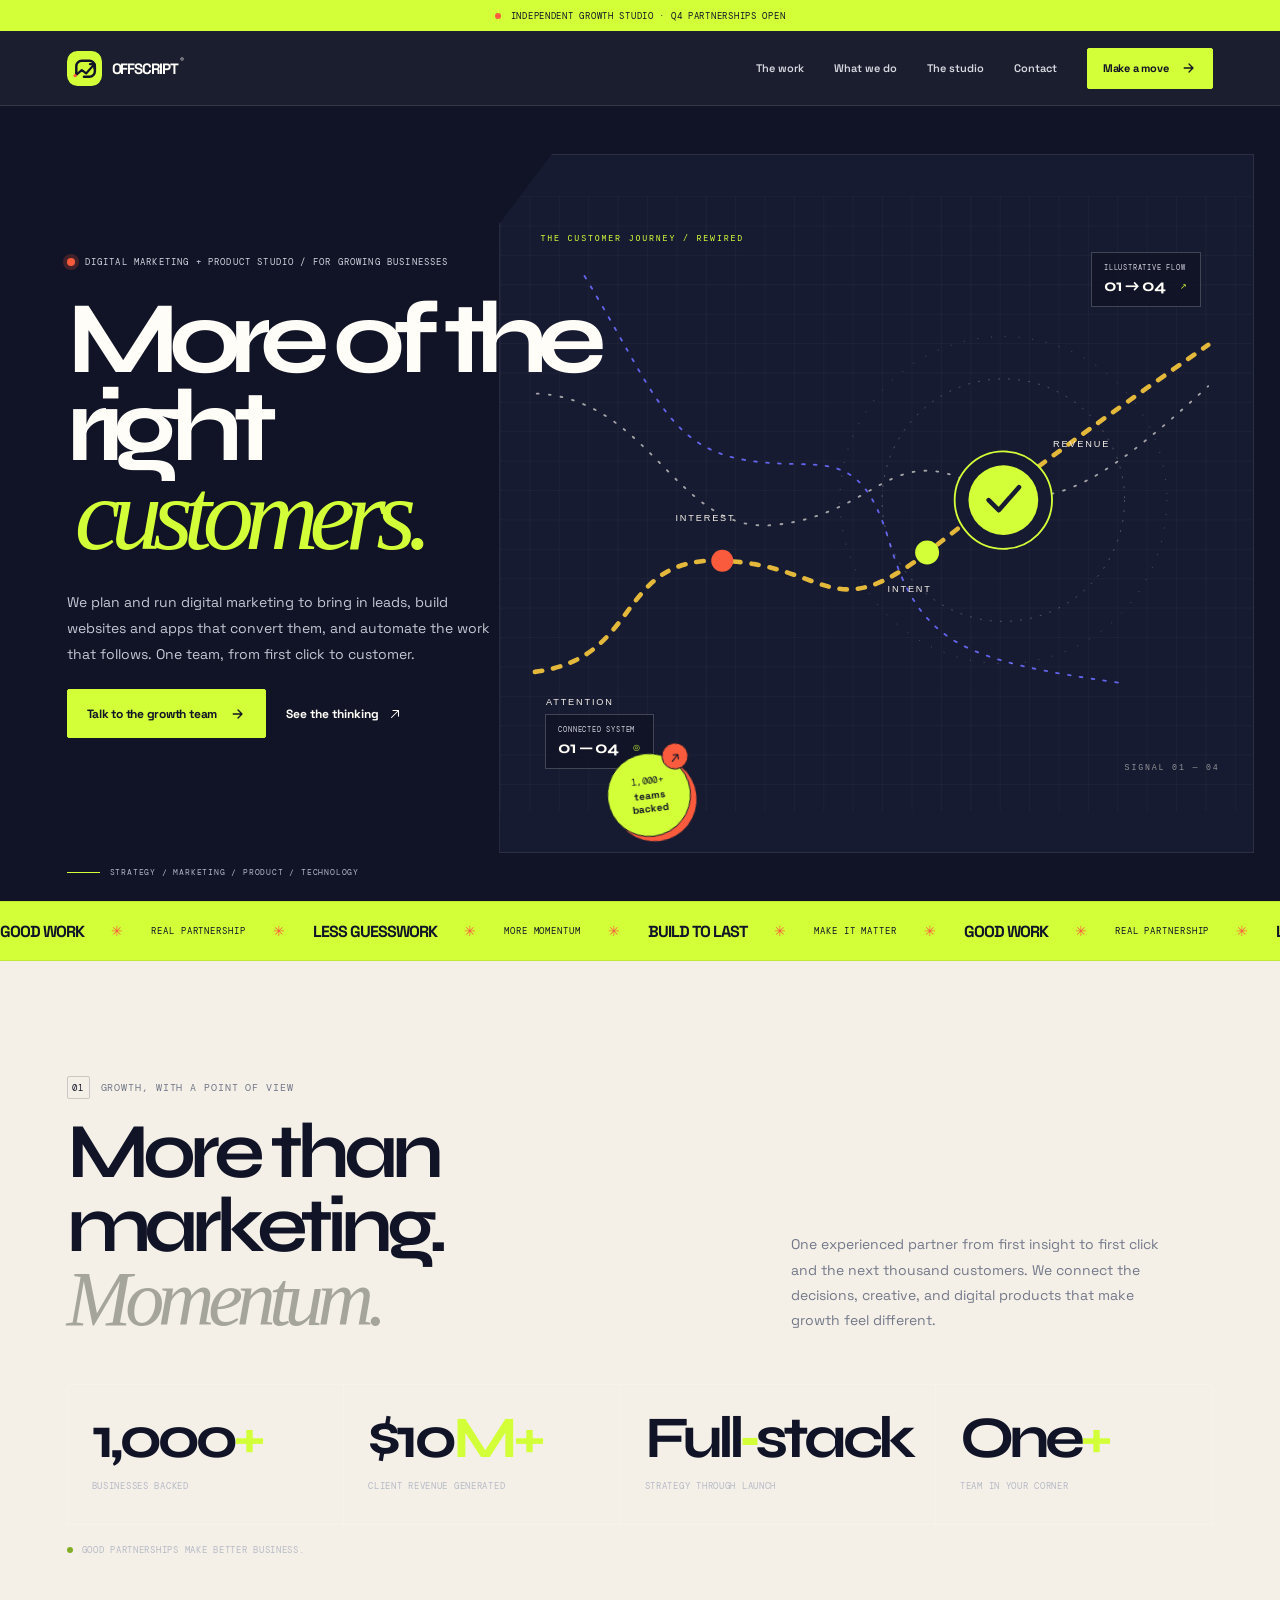
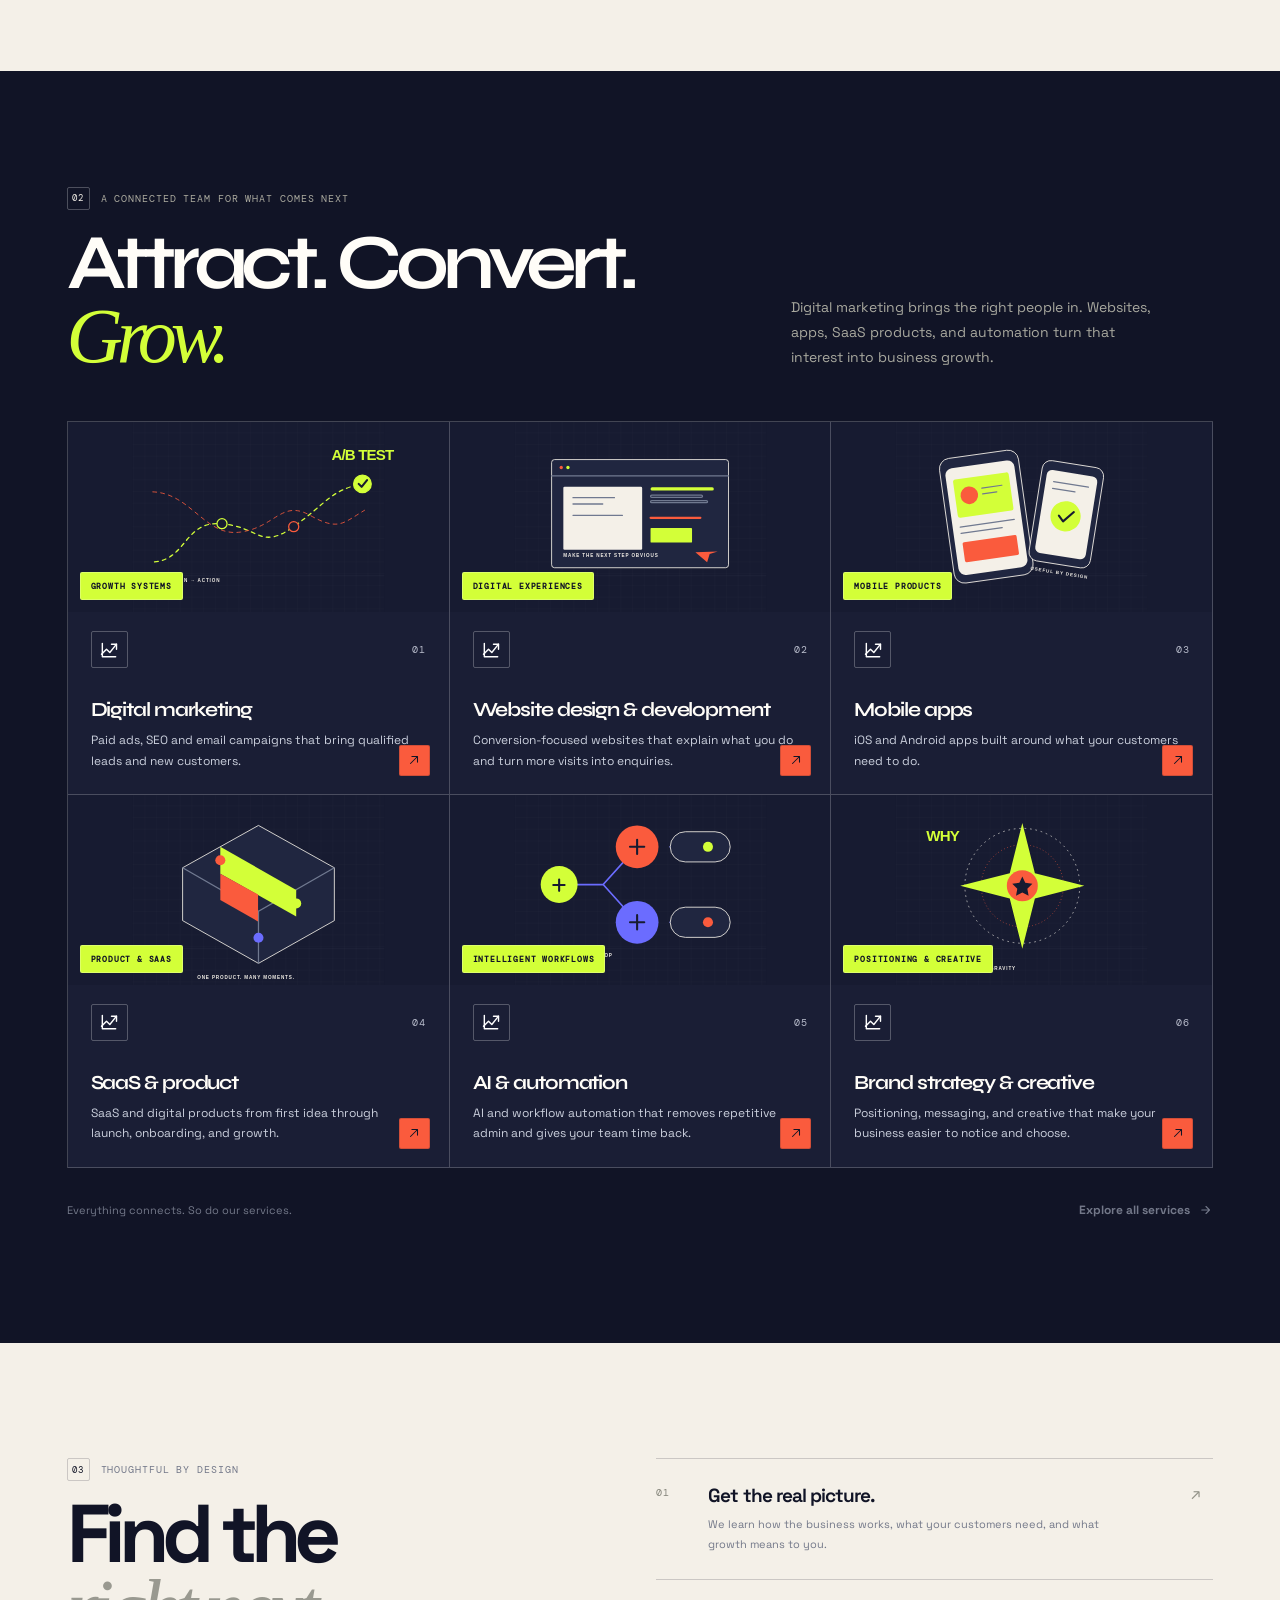
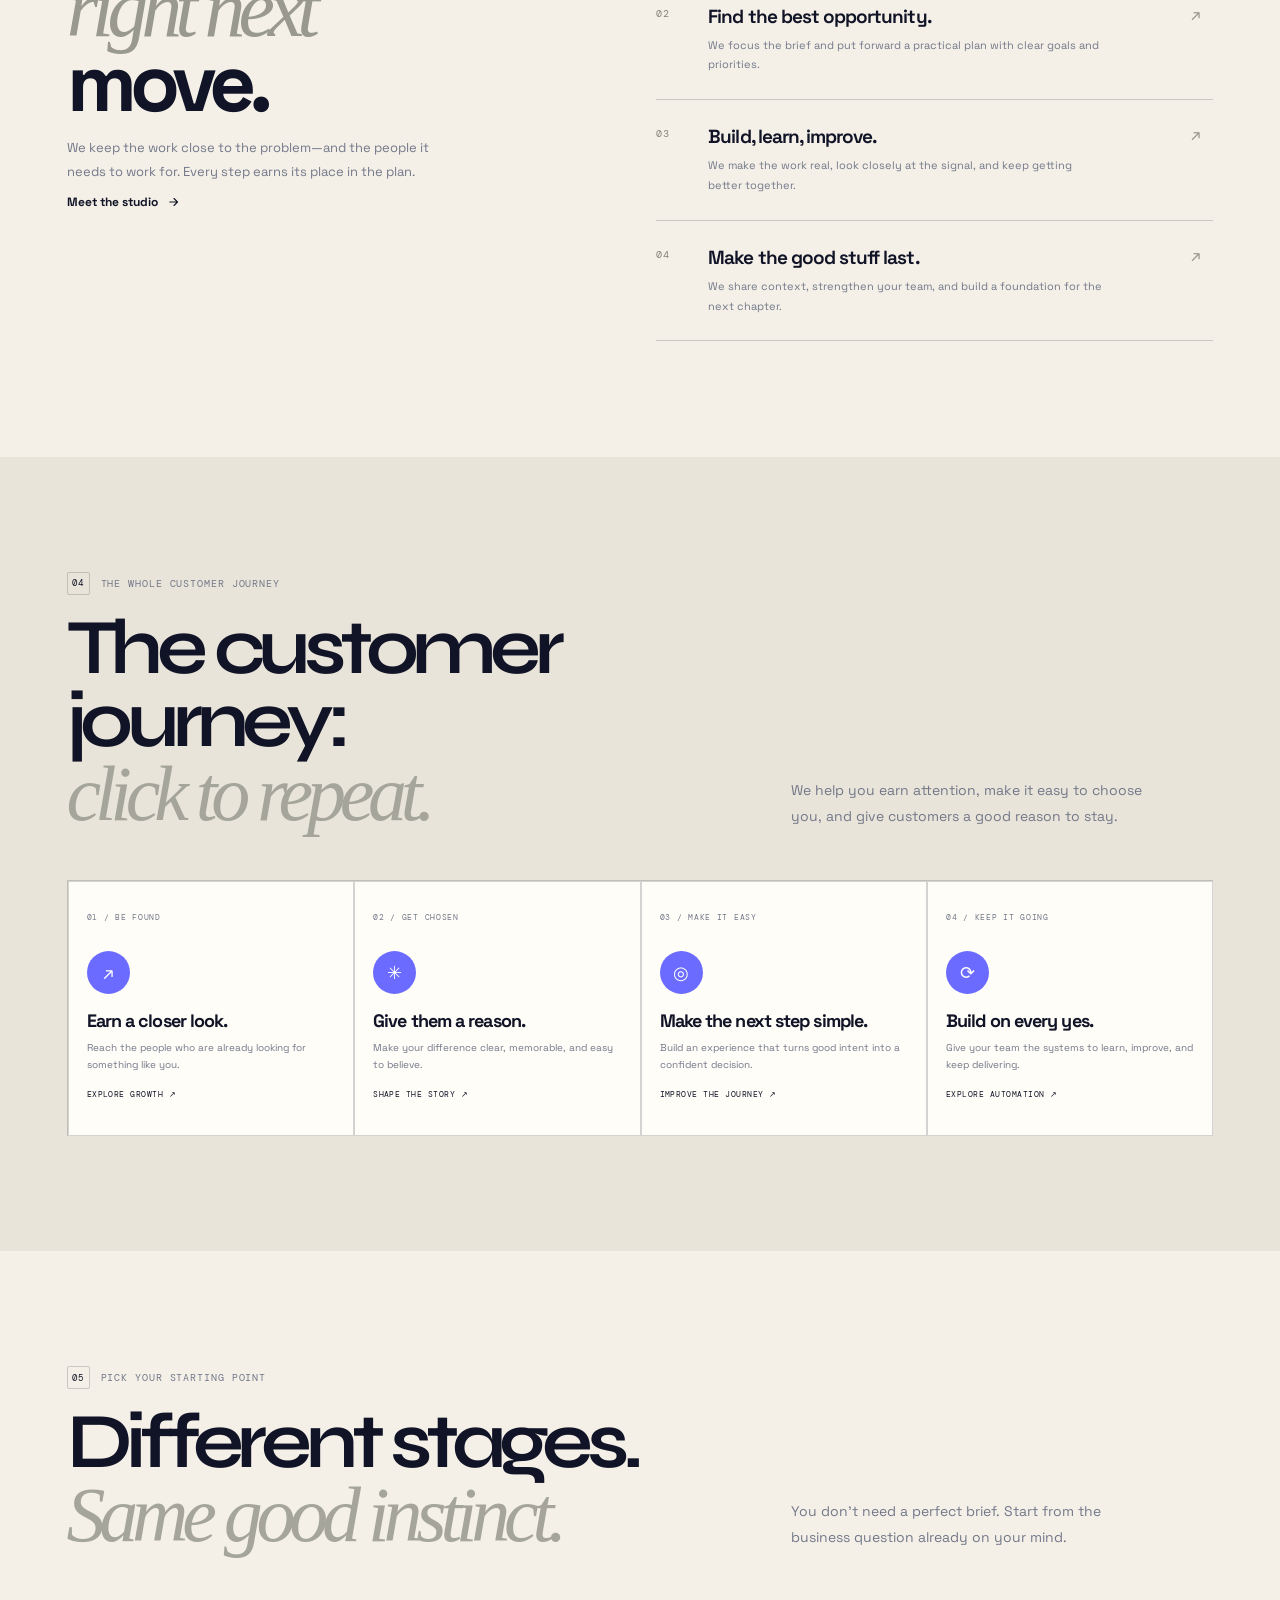
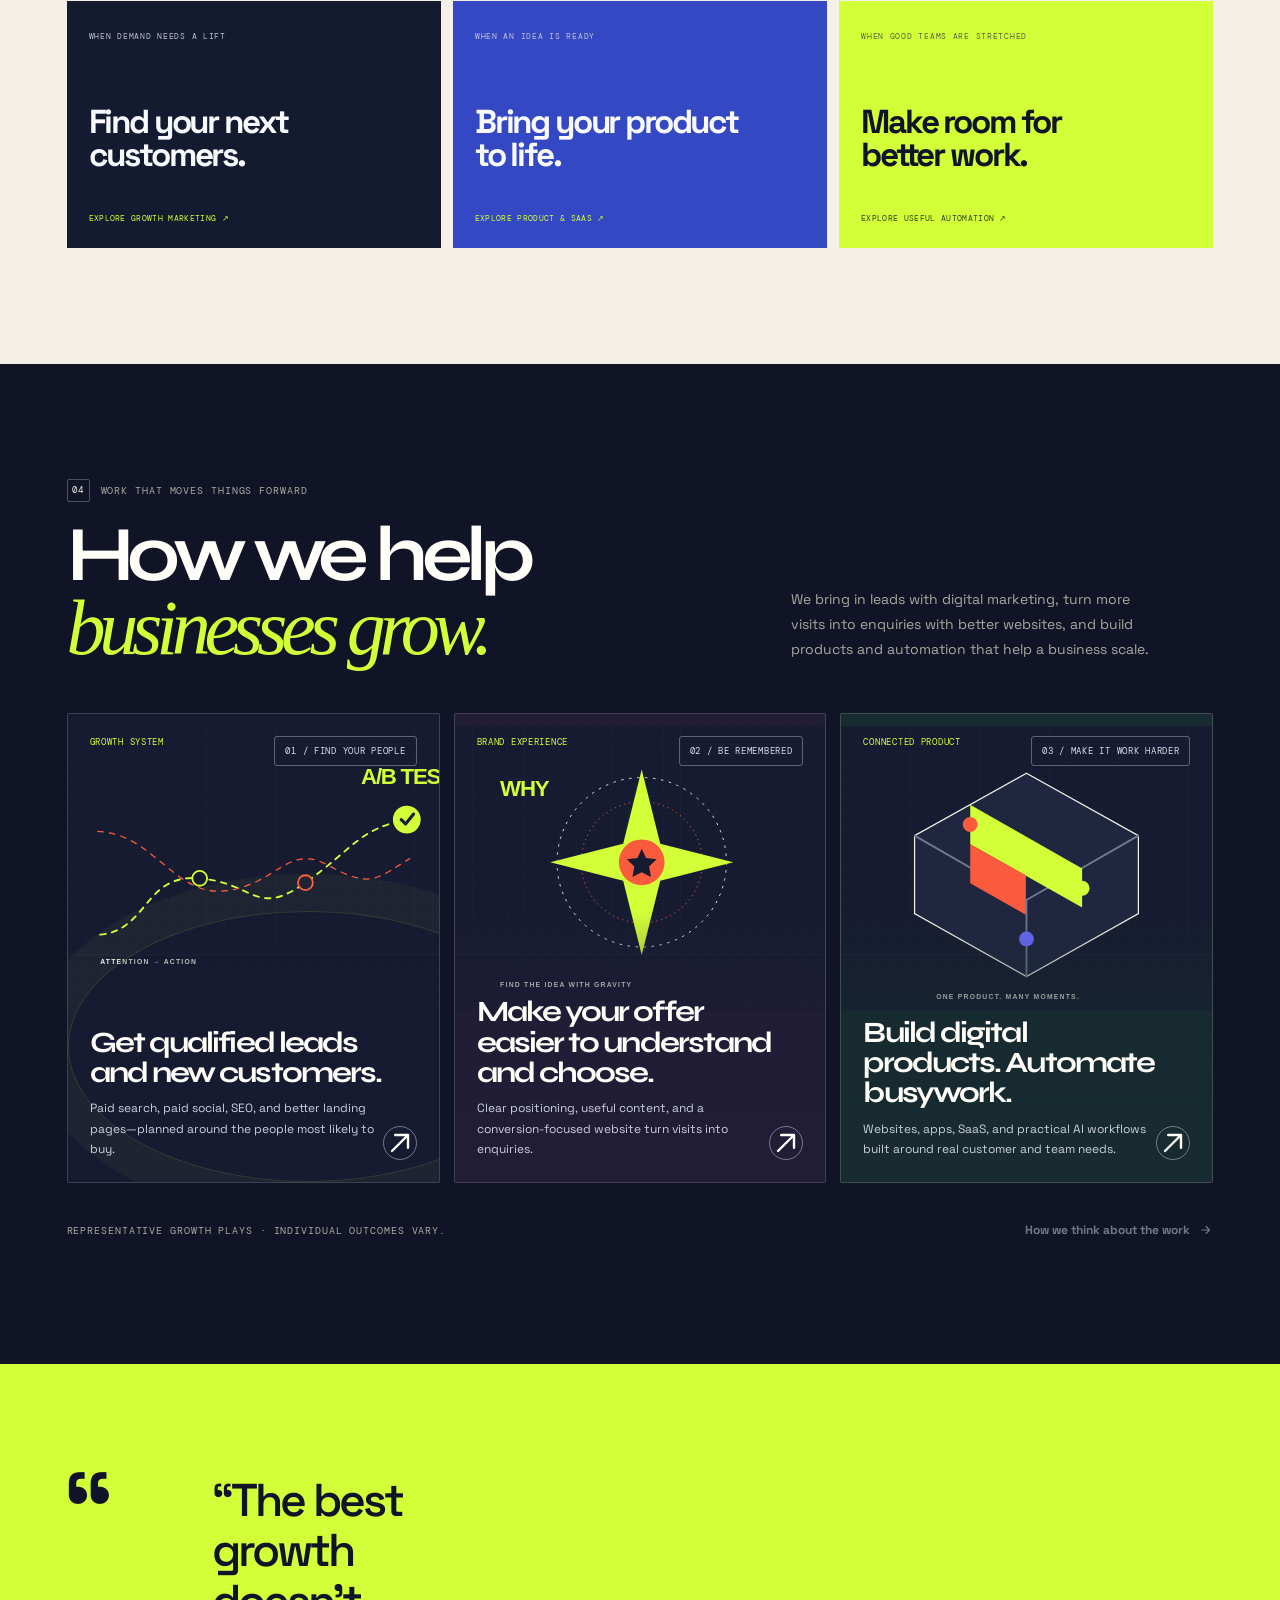
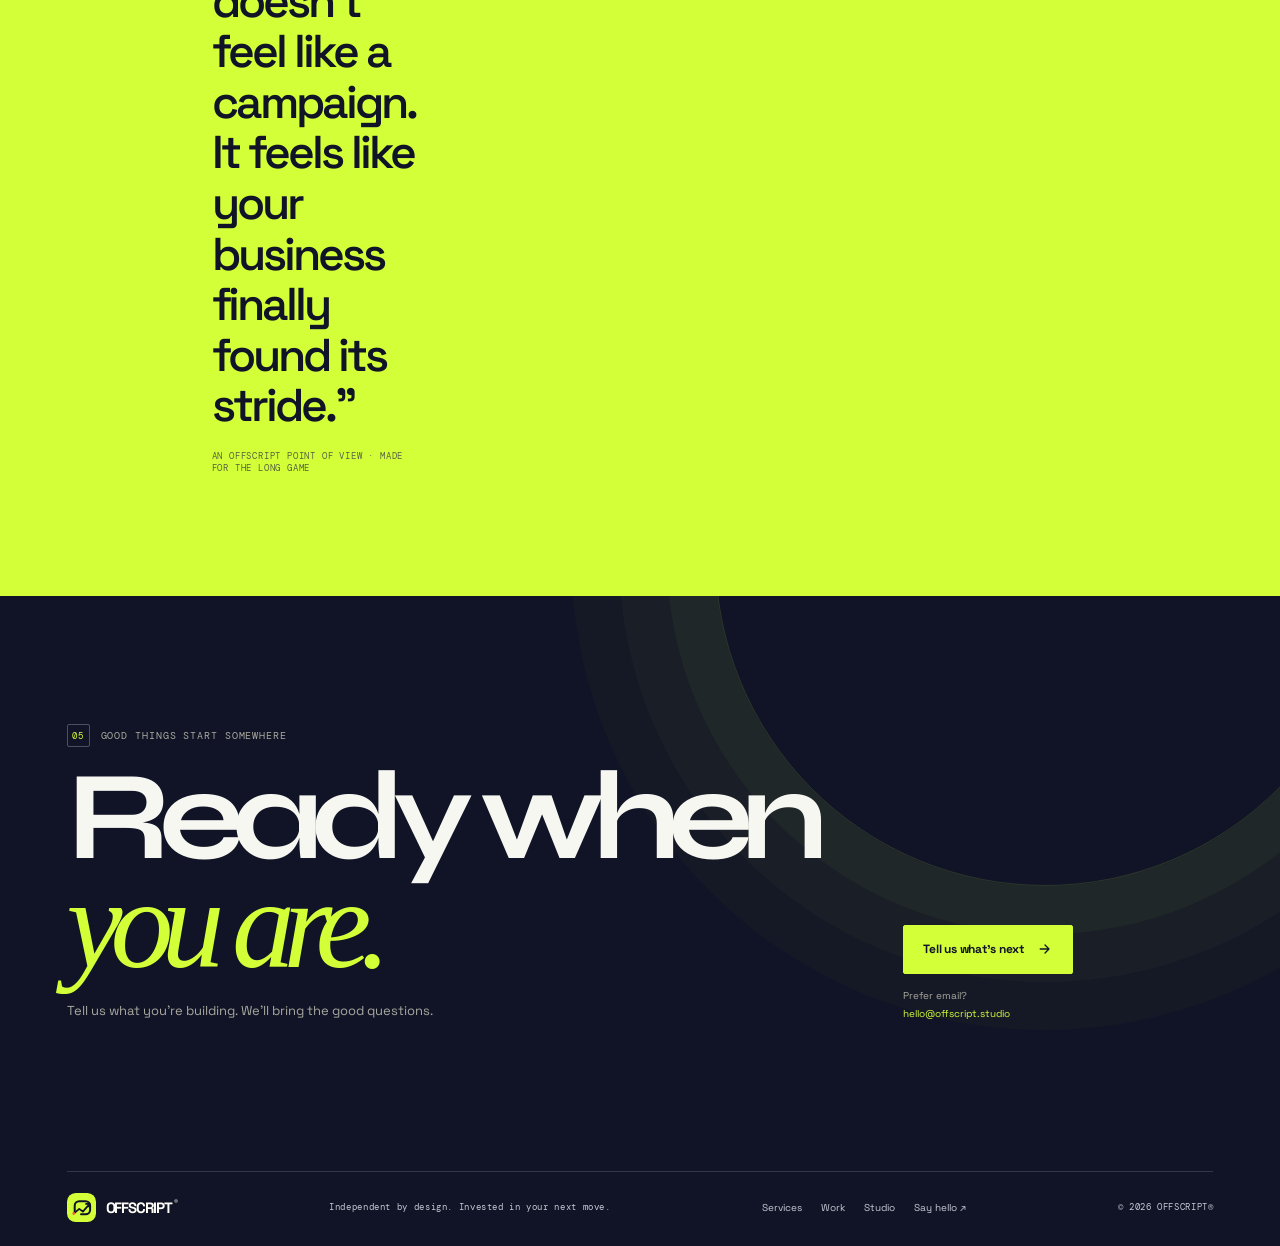
<file: outputs/index.html>
<!doctype html>
<html lang="en"><head><meta charset="UTF-8"><meta name="viewport" content="width=device-width,initial-scale=1"><meta name="theme-color" content="#0b1126"><meta name="description" content="OFFSCRIPT helps ambitious businesses find customers and grow with strategy, creative, digital products, and useful automation."><meta property="og:title" content="A growth studio for your next move · OFFSCRIPT®"><meta property="og:description" content="OFFSCRIPT helps ambitious businesses find customers and grow with strategy, creative, digital products, and useful automation."><meta property="og:type" content="website"><title>A growth studio for your next move · OFFSCRIPT®</title><link rel="icon" type="image/svg+xml" href="./assets/offscript-mark.svg"><link rel="preconnect" href="https://fonts.googleapis.com"><link rel="preconnect" href="https://fonts.gstatic.com" crossorigin><link href="https://fonts.googleapis.com/css2?family=DM+Mono:wght@400;500&family=Space+Grotesk:wght@400;500;600;700&family=Syne:wght@500;600;700;800&display=swap" rel="stylesheet"><link rel="stylesheet" href="./assets/offscript.css"><script defer src="./assets/offscript.js"></script></head><body data-base="./" data-active=""><div data-site-header></div><main id="main">
<section class="hero"><div class="hero-visual"><svg class="hero-signal" viewBox="0 0 820 670" role="img" aria-label="Animated customer journey showing scattered attention converging into measurable growth" xmlns="http://www.w3.org/2000/svg"><defs><pattern id="hero-grid" width="32" height="32" patternUnits="userSpaceOnUse"><path d="M32 0H0V32" fill="none" stroke="#fff" stroke-opacity=".06"/></pattern><linearGradient id="signal-gradient" x1="90" y1="540" x2="728" y2="110"><stop stop-color="#fa5b3d"/><stop offset=".52" stop-color="#d3ff38"/><stop offset="1" stop-color="#6b6cff"/></linearGradient></defs><rect width="820" height="670" fill="#171b31"/><rect width="820" height="670" fill="url(#hero-grid)"/><g fill="none" stroke-linecap="round"><path class="hero-route route-one" d="M38 518C156 503 125 392 242 397s117 73 223-9 126-100 306-226" stroke="url(#signal-gradient)" stroke-width="5" stroke-dasharray="8 12"/><path class="hero-route route-two" d="M40 215c125 6 152 154 259 143s125-87 209-48 135 14 263-103" stroke="#f4f0e8" stroke-opacity=".64" stroke-width="2" stroke-dasharray="2 11"/><path class="hero-route route-three" d="M92 87c75 124 90 185 173 200s126-22 159 90 83 129 251 153" stroke="#6b6cff" stroke-width="2" stroke-opacity=".9" stroke-dasharray="3 10"/></g><g class="hero-orbit" fill="none" stroke="#fff" stroke-opacity=".28"><circle cx="548" cy="331" r="132" stroke-dasharray="2 9"/><circle cx="548" cy="331" r="178" stroke-dasharray="1 14"/></g><g><circle class="hero-node node-red" cx="242" cy="397" r="12"/><circle class="hero-node node-lime" cx="465" cy="388" r="13"/><circle class="hero-node node-blue" cx="548" cy="331" r="20"/><circle cx="548" cy="331" r="53" fill="#171b31" stroke="#d3ff38" stroke-width="2"/><circle cx="548" cy="331" r="38" fill="#d3ff38"/><path d="m532 331 11 11 22-25" fill="none" stroke="#171b31" stroke-width="5" stroke-linecap="round" stroke-linejoin="round"/></g><g class="hero-labels" fill="#f4f0e8" font-family="Arial,sans-serif" font-size="10" letter-spacing="2"><text x="50" y="554">ATTENTION</text><text x="191" y="354">INTEREST</text><text x="422" y="431">INTENT</text><text x="602" y="273">REVENUE</text></g><text x="44" y="49" fill="#d3ff38" font-family="monospace" font-size="9" letter-spacing="2">THE CUSTOMER JOURNEY / REWIRED</text><text x="680" y="625" fill="#f4f0e8" fill-opacity=".55" font-family="monospace" font-size="9" letter-spacing="2">SIGNAL 01 — 04</text></svg><div class="hero-data-chip chip-top"><span>ILLUSTRATIVE FLOW</span><b>01 → 04</b><i>↗</i></div><div class="hero-data-chip chip-bottom"><span>CONNECTED SYSTEM</span><b>01 — 04</b><i>◎</i></div></div><div class="hero-inner"><div class="hero-overline overline mono">Digital marketing + product studio / for growing businesses</div><h1><span class="line">More of the right</span><span class="line"><em>customers.</em></span></h1><div class="hero-bottom"><p class="hero-copy">We plan and run digital marketing to bring in leads, build websites and apps that convert them, and automate the work that follows. One team, from first click to customer.</p><div class="hero-actions"><a class="button" href="contact.html">Talk to the growth team <svg viewBox="0 0 20 20" fill="none" aria-hidden="true"><path d="M4 10h11m-5-5 5 5-5 5" stroke="currentColor" stroke-width="1.6" stroke-linecap="round" stroke-linejoin="round"/></svg></a><a class="text-link" href="work.html">See the thinking <svg viewBox="0 0 20 20" fill="none" aria-hidden="true"><path d="M5 15 15 5m-8 0h8v8" stroke="currentColor" stroke-width="1.5" stroke-linecap="round" stroke-linejoin="round"/></svg></a></div></div></div><div class="hero-seal"><span>1,000+<br><b>teams backed</b></span></div><div class="scroll-cue">Strategy / marketing / product / technology</div></section>
<div class="ticker" aria-label="Our principles"><div class="ticker-track"><div class="ticker-group" aria-hidden="true"><b>GOOD WORK</b><i>✳</i>REAL PARTNERSHIP<i>✳</i><b>LESS GUESSWORK</b><i>✳</i>MORE MOMENTUM<i>✳</i><b>BUILD TO LAST</b><i>✳</i>MAKE IT MATTER<i>✳</i></div><div class="ticker-group" aria-hidden="true"><b>GOOD WORK</b><i>✳</i>REAL PARTNERSHIP<i>✳</i><b>LESS GUESSWORK</b><i>✳</i>MORE MOMENTUM<i>✳</i><b>BUILD TO LAST</b><i>✳</i>MAKE IT MATTER<i>✳</i></div></div></div>
<section class="section wrap" id="proof"><div class="section-header reveal"><div><div class="eyebrow mono"><span class="index">01</span> Growth, with a point of view</div><h2>More than marketing.<br><em class="muted">Momentum.</em></h2></div><p>One experienced partner from first insight to first click and the next thousand customers. We connect the decisions, creative, and digital products that make growth feel different.</p></div><div class="stats reveal"><div class="stat"><strong>1,000<i>+</i></strong><p>Businesses backed</p></div><div class="stat"><strong>$10<i>M+</i></strong><p>Client revenue generated</p></div><div class="stat"><strong>Full<i>‑</i>stack</strong><p>Strategy through launch</p></div><div class="stat"><strong>One<i>+</i></strong><p>Team in your corner</p></div></div><p class="trust-note mono"><span class="announce-dot"></span> Good partnerships make better business.</p></section>
<section class="section section-dark" id="services"><div class="wrap"><div class="section-header reveal"><div><div class="eyebrow mono"><span class="index">02</span> A connected team for what comes next</div><h2>Attract. Convert.<br><em>Grow.</em></h2></div><p>Digital marketing brings the right people in. Websites, apps, SaaS products, and automation turn that interest into business growth.</p></div><div class="services-grid"><a class="service-card reveal" href="services/growth-marketing.html" aria-label="Explore Digital marketing"><figure class="service-card-art"><svg class="signal-art" viewBox="0 0 600 460" role="img" aria-label="Original growth marketing signal illustration" xmlns="http://www.w3.org/2000/svg"><defs><pattern id="grid-growth-marketing" width="28" height="28" patternUnits="userSpaceOnUse"><path d="M28 0H0V28" fill="none" stroke="#ffffff" stroke-opacity=".055"/></pattern></defs><rect width="600" height="460" fill="#171b31"/><rect width="600" height="460" fill="url(#grid-growth-marketing)"/><path d="M0 370H600" stroke="#ffffff" stroke-opacity=".08"/><path class="flow flow-a" d="M52 337C130 330 123 238 213 246s91 64 171 7 87-87 164-102"/><path class="flow flow-b" d="M48 170c92 4 125 108 209 96s98-78 166-40 78 19 130-12"/><circle class="node" cx="213" cy="246" r="12"/><circle class="node node-red" cx="384" cy="253" r="12"/><circle class="node node-target" cx="548" cy="151" r="21"/><path d="m539 151 7 7 13-16" class="tick"/><text x="52" y="385" class="art-label">ATTENTION → ACTION</text><text x="474" y="94" class="art-big">A/B TEST</text><style>.signal-art{display:block;width:100%;height:100%;font-family:Arial,sans-serif}.signal-art .flow,.signal-art .wire{fill:none;stroke:#d3ff38;stroke-width:3;stroke-linecap:round;stroke-dasharray:9 10;animation:svg-dash 15s linear infinite}.signal-art .flow-b{stroke:#fa5b3d;stroke-width:2;animation-direction:reverse}.signal-art .node{fill:#171b31;stroke:#d3ff38;stroke-width:3;transform-box:fill-box;transform-origin:center;animation:svg-pulse 3s infinite}.signal-art .node-red{stroke:#fa5b3d}.signal-art .node-target{fill:#d3ff38}.signal-art .frame{fill:#202640;stroke:#f4f0e8;stroke-width:2}.signal-art .panel{fill:#f4f0e8}.signal-art .stroke{fill:none;stroke:#707990;stroke-width:3;stroke-linecap:round}.signal-art .hot-stroke{fill:none;stroke:#fa5b3d;stroke-width:5;stroke-linecap:round}.signal-art .hot-fill{fill:#fa5b3d}.signal-art .lime-fill{fill:#d3ff38}.signal-art .violet-fill{fill:#6b6cff}.signal-art .tick{fill:none;stroke:#171b31;stroke-width:5;stroke-linecap:round;stroke-linejoin:round}.signal-art .wire{stroke:#6b6cff;stroke-width:4;stroke-dasharray:none}.signal-art .orbit{fill:none;stroke:#f4f0e8;stroke-width:1.5;stroke-dasharray:4 9;transform-origin:302px 220px;animation:svg-spin 32s linear infinite}.signal-art .orbit-two{stroke:#fa5b3d;stroke-dasharray:2 6;animation-direction:reverse}.signal-art .star{fill:#171b31}.signal-art .art-label{fill:#f4f0e8;font-size:11px;letter-spacing:2px;font-weight:700}.signal-art .art-big{fill:#d3ff38;font-size:36px;font-weight:700;letter-spacing:-2px}@keyframes svg-dash{to{stroke-dashoffset:-270}}@keyframes svg-pulse{50%{transform:scale(1.16)}}@keyframes svg-spin{to{transform:rotate(360deg)}}</style></svg><span>GROWTH SYSTEMS</span></figure><div class="card-top"><span class="service-icon" aria-hidden="true"><svg viewBox="0 0 24 24"><path d="M3 17 9 11l4 4 8-10"/><path d="M15 5h6v6"/><path d="M4 4v16h16"/></svg></span><span class="card-index mono">01</span></div><h3>Digital marketing</h3><p>Paid ads, SEO and email campaigns that bring qualified leads and new customers.</p><span class="card-link" aria-hidden="true"><svg viewBox="0 0 20 20" fill="none"><path d="M5 15 15 5m-8 0h8v8" stroke="currentColor" stroke-width="1.5" stroke-linecap="round" stroke-linejoin="round"/></svg></span></a>
<a class="service-card reveal" href="services/web-design.html" aria-label="Explore Website design & development"><figure class="service-card-art"><svg class="signal-art" viewBox="0 0 600 460" role="img" aria-label="Original web design signal illustration" xmlns="http://www.w3.org/2000/svg"><defs><pattern id="grid-web-design" width="28" height="28" patternUnits="userSpaceOnUse"><path d="M28 0H0V28" fill="none" stroke="#ffffff" stroke-opacity=".055"/></pattern></defs><rect width="600" height="460" fill="#171b31"/><rect width="600" height="460" fill="url(#grid-web-design)"/><path d="M0 370H600" stroke="#ffffff" stroke-opacity=".08"/><rect x="88" y="93" width="422" height="258" rx="7" class="frame"/><path d="M88 132h422" class="stroke"/><circle cx="111" cy="112" r="4" class="hot-fill"/><circle cx="127" cy="112" r="4" class="lime-fill"/><rect x="116" y="158" width="188" height="150" rx="3" class="panel"/><path d="M139 184h99M139 199h71M139 226h118" class="stroke"/><rect x="324" y="159" width="151" height="8" rx="4" class="lime-fill"/><rect x="324" y="178" width="124" height="5" rx="3" class="stroke"/><rect x="324" y="191" width="136" height="5" rx="3" class="stroke"/><path d="M324 232h119" class="hot-stroke"/><rect x="324" y="256" width="99" height="35" rx="2" class="lime-fill"/><path d="m431 314 28 24 6-20 19-6z" class="hot-fill"/><text x="116" y="326" class="art-label">MAKE THE NEXT STEP OBVIOUS</text><style>.signal-art{display:block;width:100%;height:100%;font-family:Arial,sans-serif}.signal-art .flow,.signal-art .wire{fill:none;stroke:#d3ff38;stroke-width:3;stroke-linecap:round;stroke-dasharray:9 10;animation:svg-dash 15s linear infinite}.signal-art .flow-b{stroke:#fa5b3d;stroke-width:2;animation-direction:reverse}.signal-art .node{fill:#171b31;stroke:#d3ff38;stroke-width:3;transform-box:fill-box;transform-origin:center;animation:svg-pulse 3s infinite}.signal-art .node-red{stroke:#fa5b3d}.signal-art .node-target{fill:#d3ff38}.signal-art .frame{fill:#202640;stroke:#f4f0e8;stroke-width:2}.signal-art .panel{fill:#f4f0e8}.signal-art .stroke{fill:none;stroke:#707990;stroke-width:3;stroke-linecap:round}.signal-art .hot-stroke{fill:none;stroke:#fa5b3d;stroke-width:5;stroke-linecap:round}.signal-art .hot-fill{fill:#fa5b3d}.signal-art .lime-fill{fill:#d3ff38}.signal-art .violet-fill{fill:#6b6cff}.signal-art .tick{fill:none;stroke:#171b31;stroke-width:5;stroke-linecap:round;stroke-linejoin:round}.signal-art .wire{stroke:#6b6cff;stroke-width:4;stroke-dasharray:none}.signal-art .orbit{fill:none;stroke:#f4f0e8;stroke-width:1.5;stroke-dasharray:4 9;transform-origin:302px 220px;animation:svg-spin 32s linear infinite}.signal-art .orbit-two{stroke:#fa5b3d;stroke-dasharray:2 6;animation-direction:reverse}.signal-art .star{fill:#171b31}.signal-art .art-label{fill:#f4f0e8;font-size:11px;letter-spacing:2px;font-weight:700}.signal-art .art-big{fill:#d3ff38;font-size:36px;font-weight:700;letter-spacing:-2px}@keyframes svg-dash{to{stroke-dashoffset:-270}}@keyframes svg-pulse{50%{transform:scale(1.16)}}@keyframes svg-spin{to{transform:rotate(360deg)}}</style></svg><span>DIGITAL EXPERIENCES</span></figure><div class="card-top"><span class="service-icon" aria-hidden="true"><svg viewBox="0 0 24 24"><path d="M3 17 9 11l4 4 8-10"/><path d="M15 5h6v6"/><path d="M4 4v16h16"/></svg></span><span class="card-index mono">02</span></div><h3>Website design & development</h3><p>Conversion-focused websites that explain what you do and turn more visits into enquiries.</p><span class="card-link" aria-hidden="true"><svg viewBox="0 0 20 20" fill="none"><path d="M5 15 15 5m-8 0h8v8" stroke="currentColor" stroke-width="1.5" stroke-linecap="round" stroke-linejoin="round"/></svg></span></a>
<a class="service-card reveal" href="services/app-development.html" aria-label="Explore Mobile apps"><figure class="service-card-art"><svg class="signal-art" viewBox="0 0 600 460" role="img" aria-label="Original app development signal illustration" xmlns="http://www.w3.org/2000/svg"><defs><pattern id="grid-app-development" width="28" height="28" patternUnits="userSpaceOnUse"><path d="M28 0H0V28" fill="none" stroke="#ffffff" stroke-opacity=".055"/></pattern></defs><rect width="600" height="460" fill="#171b31"/><rect width="600" height="460" fill="url(#grid-app-development)"/><path d="M0 370H600" stroke="#ffffff" stroke-opacity=".08"/><g transform="rotate(-8 238 220)"><rect x="120" y="76" width="190" height="300" rx="25" class="frame"/><rect x="132" y="100" width="166" height="257" rx="17" class="panel"/><rect x="148" y="128" width="134" height="92" rx="6" class="lime-fill"/><circle cx="182" cy="170" r="21" class="hot-fill"/><path d="M214 157h48M214 171h34M150 242h130M150 257h99" class="stroke"/><rect x="150" y="279" width="130" height="48" rx="4" class="hot-fill"/></g><g transform="rotate(9 405 210)"><rect x="335" y="102" width="148" height="242" rx="21" class="frame"/><rect x="348" y="124" width="122" height="200" rx="13" class="panel"/><path d="M367 151h84M367 167h54" class="stroke"/><circle cx="408" cy="228" r="36" class="lime-fill"/><path d="m392 229 12 12 22-26" class="tick"/><text x="345" y="367" class="art-label">USEFUL BY DESIGN</text></g><style>.signal-art{display:block;width:100%;height:100%;font-family:Arial,sans-serif}.signal-art .flow,.signal-art .wire{fill:none;stroke:#d3ff38;stroke-width:3;stroke-linecap:round;stroke-dasharray:9 10;animation:svg-dash 15s linear infinite}.signal-art .flow-b{stroke:#fa5b3d;stroke-width:2;animation-direction:reverse}.signal-art .node{fill:#171b31;stroke:#d3ff38;stroke-width:3;transform-box:fill-box;transform-origin:center;animation:svg-pulse 3s infinite}.signal-art .node-red{stroke:#fa5b3d}.signal-art .node-target{fill:#d3ff38}.signal-art .frame{fill:#202640;stroke:#f4f0e8;stroke-width:2}.signal-art .panel{fill:#f4f0e8}.signal-art .stroke{fill:none;stroke:#707990;stroke-width:3;stroke-linecap:round}.signal-art .hot-stroke{fill:none;stroke:#fa5b3d;stroke-width:5;stroke-linecap:round}.signal-art .hot-fill{fill:#fa5b3d}.signal-art .lime-fill{fill:#d3ff38}.signal-art .violet-fill{fill:#6b6cff}.signal-art .tick{fill:none;stroke:#171b31;stroke-width:5;stroke-linecap:round;stroke-linejoin:round}.signal-art .wire{stroke:#6b6cff;stroke-width:4;stroke-dasharray:none}.signal-art .orbit{fill:none;stroke:#f4f0e8;stroke-width:1.5;stroke-dasharray:4 9;transform-origin:302px 220px;animation:svg-spin 32s linear infinite}.signal-art .orbit-two{stroke:#fa5b3d;stroke-dasharray:2 6;animation-direction:reverse}.signal-art .star{fill:#171b31}.signal-art .art-label{fill:#f4f0e8;font-size:11px;letter-spacing:2px;font-weight:700}.signal-art .art-big{fill:#d3ff38;font-size:36px;font-weight:700;letter-spacing:-2px}@keyframes svg-dash{to{stroke-dashoffset:-270}}@keyframes svg-pulse{50%{transform:scale(1.16)}}@keyframes svg-spin{to{transform:rotate(360deg)}}</style></svg><span>MOBILE PRODUCTS</span></figure><div class="card-top"><span class="service-icon" aria-hidden="true"><svg viewBox="0 0 24 24"><path d="M3 17 9 11l4 4 8-10"/><path d="M15 5h6v6"/><path d="M4 4v16h16"/></svg></span><span class="card-index mono">03</span></div><h3>Mobile apps</h3><p>iOS and Android apps built around what your customers need to do.</p><span class="card-link" aria-hidden="true"><svg viewBox="0 0 20 20" fill="none"><path d="M5 15 15 5m-8 0h8v8" stroke="currentColor" stroke-width="1.5" stroke-linecap="round" stroke-linejoin="round"/></svg></span></a>
<a class="service-card reveal" href="services/saas-product.html" aria-label="Explore SaaS & product"><figure class="service-card-art"><svg class="signal-art" viewBox="0 0 600 460" role="img" aria-label="Original saas product signal illustration" xmlns="http://www.w3.org/2000/svg"><defs><pattern id="grid-saas-product" width="28" height="28" patternUnits="userSpaceOnUse"><path d="M28 0H0V28" fill="none" stroke="#ffffff" stroke-opacity=".055"/></pattern></defs><rect width="600" height="460" fill="#171b31"/><rect width="600" height="460" fill="url(#grid-saas-product)"/><path d="M0 370H600" stroke="#ffffff" stroke-opacity=".08"/><path d="m300 76 181 101v126L300 405 119 303V177z" class="frame"/><path d="m119 177 181 104 181-104M300 281v124" class="stroke"/><path d="m209 127 181 103v63L209 191z" class="lime-fill"/><path d="M209 191v63l90 51v-64" class="hot-fill"/><circle cx="209" cy="159" r="12" class="hot-fill"/><circle cx="390" cy="262" r="12" class="lime-fill"/><circle cx="300" cy="344" r="12" class="violet-fill"/><text x="154" y="442" class="art-label">ONE PRODUCT. MANY MOMENTS.</text><style>.signal-art{display:block;width:100%;height:100%;font-family:Arial,sans-serif}.signal-art .flow,.signal-art .wire{fill:none;stroke:#d3ff38;stroke-width:3;stroke-linecap:round;stroke-dasharray:9 10;animation:svg-dash 15s linear infinite}.signal-art .flow-b{stroke:#fa5b3d;stroke-width:2;animation-direction:reverse}.signal-art .node{fill:#171b31;stroke:#d3ff38;stroke-width:3;transform-box:fill-box;transform-origin:center;animation:svg-pulse 3s infinite}.signal-art .node-red{stroke:#fa5b3d}.signal-art .node-target{fill:#d3ff38}.signal-art .frame{fill:#202640;stroke:#f4f0e8;stroke-width:2}.signal-art .panel{fill:#f4f0e8}.signal-art .stroke{fill:none;stroke:#707990;stroke-width:3;stroke-linecap:round}.signal-art .hot-stroke{fill:none;stroke:#fa5b3d;stroke-width:5;stroke-linecap:round}.signal-art .hot-fill{fill:#fa5b3d}.signal-art .lime-fill{fill:#d3ff38}.signal-art .violet-fill{fill:#6b6cff}.signal-art .tick{fill:none;stroke:#171b31;stroke-width:5;stroke-linecap:round;stroke-linejoin:round}.signal-art .wire{stroke:#6b6cff;stroke-width:4;stroke-dasharray:none}.signal-art .orbit{fill:none;stroke:#f4f0e8;stroke-width:1.5;stroke-dasharray:4 9;transform-origin:302px 220px;animation:svg-spin 32s linear infinite}.signal-art .orbit-two{stroke:#fa5b3d;stroke-dasharray:2 6;animation-direction:reverse}.signal-art .star{fill:#171b31}.signal-art .art-label{fill:#f4f0e8;font-size:11px;letter-spacing:2px;font-weight:700}.signal-art .art-big{fill:#d3ff38;font-size:36px;font-weight:700;letter-spacing:-2px}@keyframes svg-dash{to{stroke-dashoffset:-270}}@keyframes svg-pulse{50%{transform:scale(1.16)}}@keyframes svg-spin{to{transform:rotate(360deg)}}</style></svg><span>PRODUCT & SAAS</span></figure><div class="card-top"><span class="service-icon" aria-hidden="true"><svg viewBox="0 0 24 24"><path d="M3 17 9 11l4 4 8-10"/><path d="M15 5h6v6"/><path d="M4 4v16h16"/></svg></span><span class="card-index mono">04</span></div><h3>SaaS & product</h3><p>SaaS and digital products from first idea through launch, onboarding, and growth.</p><span class="card-link" aria-hidden="true"><svg viewBox="0 0 20 20" fill="none"><path d="M5 15 15 5m-8 0h8v8" stroke="currentColor" stroke-width="1.5" stroke-linecap="round" stroke-linejoin="round"/></svg></span></a>
<a class="service-card reveal" href="services/ai-automation.html" aria-label="Explore AI & automation"><figure class="service-card-art"><svg class="signal-art" viewBox="0 0 600 460" role="img" aria-label="Original ai automation signal illustration" xmlns="http://www.w3.org/2000/svg"><defs><pattern id="grid-ai-automation" width="28" height="28" patternUnits="userSpaceOnUse"><path d="M28 0H0V28" fill="none" stroke="#ffffff" stroke-opacity=".055"/></pattern></defs><rect width="600" height="460" fill="#171b31"/><rect width="600" height="460" fill="url(#grid-ai-automation)"/><path d="M0 370H600" stroke="#ffffff" stroke-opacity=".08"/><path d="M106 217h105M211 217 292 127M211 217l81 90M371 127h115M371 307h115" class="wire"/><circle cx="106" cy="217" r="44" class="lime-fill"/><path d="M92 218h27m-13-13v27" class="tick"/><circle cx="292" cy="127" r="51" class="hot-fill"/><path d="M275 127h34m-17-17v34" class="tick"/><circle cx="292" cy="307" r="51" class="violet-fill"/><path d="M275 307h34m-17-17v34" class="tick"/><rect x="371" y="91" width="143" height="72" rx="36" class="frame"/><rect x="371" y="271" width="143" height="72" rx="36" class="frame"/><circle cx="461" cy="127" r="12" class="lime-fill"/><circle cx="461" cy="307" r="12" class="hot-fill"/><text x="80" y="389" class="art-label">PEOPLE IN THE LOOP</text><style>.signal-art{display:block;width:100%;height:100%;font-family:Arial,sans-serif}.signal-art .flow,.signal-art .wire{fill:none;stroke:#d3ff38;stroke-width:3;stroke-linecap:round;stroke-dasharray:9 10;animation:svg-dash 15s linear infinite}.signal-art .flow-b{stroke:#fa5b3d;stroke-width:2;animation-direction:reverse}.signal-art .node{fill:#171b31;stroke:#d3ff38;stroke-width:3;transform-box:fill-box;transform-origin:center;animation:svg-pulse 3s infinite}.signal-art .node-red{stroke:#fa5b3d}.signal-art .node-target{fill:#d3ff38}.signal-art .frame{fill:#202640;stroke:#f4f0e8;stroke-width:2}.signal-art .panel{fill:#f4f0e8}.signal-art .stroke{fill:none;stroke:#707990;stroke-width:3;stroke-linecap:round}.signal-art .hot-stroke{fill:none;stroke:#fa5b3d;stroke-width:5;stroke-linecap:round}.signal-art .hot-fill{fill:#fa5b3d}.signal-art .lime-fill{fill:#d3ff38}.signal-art .violet-fill{fill:#6b6cff}.signal-art .tick{fill:none;stroke:#171b31;stroke-width:5;stroke-linecap:round;stroke-linejoin:round}.signal-art .wire{stroke:#6b6cff;stroke-width:4;stroke-dasharray:none}.signal-art .orbit{fill:none;stroke:#f4f0e8;stroke-width:1.5;stroke-dasharray:4 9;transform-origin:302px 220px;animation:svg-spin 32s linear infinite}.signal-art .orbit-two{stroke:#fa5b3d;stroke-dasharray:2 6;animation-direction:reverse}.signal-art .star{fill:#171b31}.signal-art .art-label{fill:#f4f0e8;font-size:11px;letter-spacing:2px;font-weight:700}.signal-art .art-big{fill:#d3ff38;font-size:36px;font-weight:700;letter-spacing:-2px}@keyframes svg-dash{to{stroke-dashoffset:-270}}@keyframes svg-pulse{50%{transform:scale(1.16)}}@keyframes svg-spin{to{transform:rotate(360deg)}}</style></svg><span>INTELLIGENT WORKFLOWS</span></figure><div class="card-top"><span class="service-icon" aria-hidden="true"><svg viewBox="0 0 24 24"><path d="M3 17 9 11l4 4 8-10"/><path d="M15 5h6v6"/><path d="M4 4v16h16"/></svg></span><span class="card-index mono">05</span></div><h3>AI & automation</h3><p>AI and workflow automation that removes repetitive admin and gives your team time back.</p><span class="card-link" aria-hidden="true"><svg viewBox="0 0 20 20" fill="none"><path d="M5 15 15 5m-8 0h8v8" stroke="currentColor" stroke-width="1.5" stroke-linecap="round" stroke-linejoin="round"/></svg></span></a>
<a class="service-card reveal" href="services/strategy-creative.html" aria-label="Explore Brand strategy & creative"><figure class="service-card-art"><svg class="signal-art" viewBox="0 0 600 460" role="img" aria-label="Original strategy creative signal illustration" xmlns="http://www.w3.org/2000/svg"><defs><pattern id="grid-strategy-creative" width="28" height="28" patternUnits="userSpaceOnUse"><path d="M28 0H0V28" fill="none" stroke="#ffffff" stroke-opacity=".055"/></pattern></defs><rect width="600" height="460" fill="#171b31"/><rect width="600" height="460" fill="url(#grid-strategy-creative)"/><path d="M0 370H600" stroke="#ffffff" stroke-opacity=".08"/><circle cx="302" cy="220" r="137" class="orbit"/><circle cx="302" cy="220" r="98" class="orbit orbit-two"/><path d="m302 70 30 120 118 30-118 30-30 120-30-120-118-30 118-30z" class="lime-fill"/><circle cx="302" cy="220" r="37" class="hot-fill"/><path d="m302 198 7 15 17 2-12 12 3 17-15-8-15 8 3-17-12-12 17-2z" class="star"/><text x="73" y="421" class="art-label">FIND THE IDEA WITH GRAVITY</text><text x="73" y="113" class="art-big">WHY</text><style>.signal-art{display:block;width:100%;height:100%;font-family:Arial,sans-serif}.signal-art .flow,.signal-art .wire{fill:none;stroke:#d3ff38;stroke-width:3;stroke-linecap:round;stroke-dasharray:9 10;animation:svg-dash 15s linear infinite}.signal-art .flow-b{stroke:#fa5b3d;stroke-width:2;animation-direction:reverse}.signal-art .node{fill:#171b31;stroke:#d3ff38;stroke-width:3;transform-box:fill-box;transform-origin:center;animation:svg-pulse 3s infinite}.signal-art .node-red{stroke:#fa5b3d}.signal-art .node-target{fill:#d3ff38}.signal-art .frame{fill:#202640;stroke:#f4f0e8;stroke-width:2}.signal-art .panel{fill:#f4f0e8}.signal-art .stroke{fill:none;stroke:#707990;stroke-width:3;stroke-linecap:round}.signal-art .hot-stroke{fill:none;stroke:#fa5b3d;stroke-width:5;stroke-linecap:round}.signal-art .hot-fill{fill:#fa5b3d}.signal-art .lime-fill{fill:#d3ff38}.signal-art .violet-fill{fill:#6b6cff}.signal-art .tick{fill:none;stroke:#171b31;stroke-width:5;stroke-linecap:round;stroke-linejoin:round}.signal-art .wire{stroke:#6b6cff;stroke-width:4;stroke-dasharray:none}.signal-art .orbit{fill:none;stroke:#f4f0e8;stroke-width:1.5;stroke-dasharray:4 9;transform-origin:302px 220px;animation:svg-spin 32s linear infinite}.signal-art .orbit-two{stroke:#fa5b3d;stroke-dasharray:2 6;animation-direction:reverse}.signal-art .star{fill:#171b31}.signal-art .art-label{fill:#f4f0e8;font-size:11px;letter-spacing:2px;font-weight:700}.signal-art .art-big{fill:#d3ff38;font-size:36px;font-weight:700;letter-spacing:-2px}@keyframes svg-dash{to{stroke-dashoffset:-270}}@keyframes svg-pulse{50%{transform:scale(1.16)}}@keyframes svg-spin{to{transform:rotate(360deg)}}</style></svg><span>POSITIONING & CREATIVE</span></figure><div class="card-top"><span class="service-icon" aria-hidden="true"><svg viewBox="0 0 24 24"><path d="M3 17 9 11l4 4 8-10"/><path d="M15 5h6v6"/><path d="M4 4v16h16"/></svg></span><span class="card-index mono">06</span></div><h3>Brand strategy & creative</h3><p>Positioning, messaging, and creative that make your business easier to notice and choose.</p><span class="card-link" aria-hidden="true"><svg viewBox="0 0 20 20" fill="none"><path d="M5 15 15 5m-8 0h8v8" stroke="currentColor" stroke-width="1.5" stroke-linecap="round" stroke-linejoin="round"/></svg></span></a></div><div class="services-footer reveal"><p>Everything connects. So do our services.</p><a class="text-link" href="services.html">Explore all services <svg viewBox="0 0 20 20" fill="none" aria-hidden="true"><path d="M4 10h11m-5-5 5 5-5 5" stroke="currentColor" stroke-width="1.6" stroke-linecap="round" stroke-linejoin="round"/></svg></a></div></div></section>
<section class="section wrap" id="method"><div class="method"><div class="method-intro reveal"><div class="eyebrow mono"><span class="index">03</span> Thoughtful by design</div><h2>Find the<br><em>right next</em><br>move.</h2><p>We keep the work close to the problem—and the people it needs to work for. Every step earns its place in the plan.</p><a class="text-link" href="studio.html">Meet the studio <svg viewBox="0 0 20 20" fill="none" aria-hidden="true"><path d="M4 10h11m-5-5 5 5-5 5" stroke="currentColor" stroke-width="1.6" stroke-linecap="round" stroke-linejoin="round"/></svg></a></div><div class="method-steps reveal"><article class="method-step"><span class="step-number mono">01</span><div><h3>Get the real picture.</h3><p>We learn how the business works, what your customers need, and what growth means to you.</p></div><span class="step-arrow">↗</span></article><article class="method-step"><span class="step-number mono">02</span><div><h3>Find the best opportunity.</h3><p>We focus the brief and put forward a practical plan with clear goals and priorities.</p></div><span class="step-arrow">↗</span></article><article class="method-step"><span class="step-number mono">03</span><div><h3>Build, learn, improve.</h3><p>We make the work real, look closely at the signal, and keep getting better together.</p></div><span class="step-arrow">↗</span></article><article class="method-step"><span class="step-number mono">04</span><div><h3>Make the good stuff last.</h3><p>We share context, strengthen your team, and build a foundation for the next chapter.</p></div><span class="step-arrow">↗</span></article></div></div></section>
<section class="section section-soft"><div class="wrap"><div class="section-header reveal"><div><div class="eyebrow mono"><span class="index">04</span> The whole customer journey</div><h2>The customer journey:<br><em class="muted">click to repeat.</em></h2></div><p>We help you earn attention, make it easy to choose you, and give customers a good reason to stay.</p></div><div class="journey-grid"><a class="journey-card reveal" href="services/growth-marketing.html"><span class="journey-no mono">01 / BE FOUND</span><span class="journey-disc">↗</span><h3>Earn a closer look.</h3><p>Reach the people who are already looking for something like you.</p><span class="journey-arrow">Explore growth ↗</span></a><a class="journey-card reveal" href="services/strategy-creative.html"><span class="journey-no mono">02 / GET CHOSEN</span><span class="journey-disc journey-disc-blue">✳</span><h3>Give them a reason.</h3><p>Make your difference clear, memorable, and easy to believe.</p><span class="journey-arrow">Shape the story ↗</span></a><a class="journey-card reveal" href="services/web-design.html"><span class="journey-no mono">03 / MAKE IT EASY</span><span class="journey-disc journey-disc-coral">◎</span><h3>Make the next step simple.</h3><p>Build an experience that turns good intent into a confident decision.</p><span class="journey-arrow">Improve the journey ↗</span></a><a class="journey-card reveal" href="services/ai-automation.html"><span class="journey-no mono">04 / KEEP IT GOING</span><span class="journey-disc journey-disc-ink">⟳</span><h3>Build on every yes.</h3><p>Give your team the systems to learn, improve, and keep delivering.</p><span class="journey-arrow">Explore automation ↗</span></a></div></div></section><section class="section wrap"><div class="section-header reveal"><div><div class="eyebrow mono"><span class="index">05</span> Pick your starting point</div><h2>Different stages.<br><em class="muted">Same good instinct.</em></h2></div><p>You don’t need a perfect brief. Start from the business question already on your mind.</p></div><div class="starting-grid"><a class="starting-card reveal" href="services/growth-marketing.html"><span class="mono">WHEN DEMAND NEEDS A LIFT</span><h3>Find your next customers.</h3><span class="starting-arrow">Explore growth marketing ↗</span></a><a class="starting-card starting-card-blue reveal" href="services/saas-product.html"><span class="mono">WHEN AN IDEA IS READY</span><h3>Bring your product to life.</h3><span class="starting-arrow">Explore product & SaaS ↗</span></a><a class="starting-card starting-card-lime reveal" href="services/ai-automation.html"><span class="mono">WHEN GOOD TEAMS ARE STRETCHED</span><h3>Make room for better work.</h3><span class="starting-arrow">Explore useful automation ↗</span></a></div></section><section class="section section-dark" id="work"><div class="wrap"><div class="section-header reveal"><div><div class="eyebrow mono"><span class="index">04</span> Work that moves things forward</div><h2>How we help<br><em>businesses grow.</em></h2></div><p>We bring in leads with digital marketing, turn more visits into enquiries with better websites, and build products and automation that help a business scale.</p></div><div class="case-grid"><article class="case-card reveal"><div class="case-meta"><span>Growth system</span><span class="case-pill">01 / FIND YOUR PEOPLE</span></div><div class="case-art" aria-hidden="true"><svg class="signal-art" viewBox="0 0 600 460" role="img" aria-label="Original growth marketing signal illustration" xmlns="http://www.w3.org/2000/svg"><defs><pattern id="grid-growth-marketing" width="28" height="28" patternUnits="userSpaceOnUse"><path d="M28 0H0V28" fill="none" stroke="#ffffff" stroke-opacity=".055"/></pattern></defs><rect width="600" height="460" fill="#171b31"/><rect width="600" height="460" fill="url(#grid-growth-marketing)"/><path d="M0 370H600" stroke="#ffffff" stroke-opacity=".08"/><path class="flow flow-a" d="M52 337C130 330 123 238 213 246s91 64 171 7 87-87 164-102"/><path class="flow flow-b" d="M48 170c92 4 125 108 209 96s98-78 166-40 78 19 130-12"/><circle class="node" cx="213" cy="246" r="12"/><circle class="node node-red" cx="384" cy="253" r="12"/><circle class="node node-target" cx="548" cy="151" r="21"/><path d="m539 151 7 7 13-16" class="tick"/><text x="52" y="385" class="art-label">ATTENTION → ACTION</text><text x="474" y="94" class="art-big">A/B TEST</text><style>.signal-art{display:block;width:100%;height:100%;font-family:Arial,sans-serif}.signal-art .flow,.signal-art .wire{fill:none;stroke:#d3ff38;stroke-width:3;stroke-linecap:round;stroke-dasharray:9 10;animation:svg-dash 15s linear infinite}.signal-art .flow-b{stroke:#fa5b3d;stroke-width:2;animation-direction:reverse}.signal-art .node{fill:#171b31;stroke:#d3ff38;stroke-width:3;transform-box:fill-box;transform-origin:center;animation:svg-pulse 3s infinite}.signal-art .node-red{stroke:#fa5b3d}.signal-art .node-target{fill:#d3ff38}.signal-art .frame{fill:#202640;stroke:#f4f0e8;stroke-width:2}.signal-art .panel{fill:#f4f0e8}.signal-art .stroke{fill:none;stroke:#707990;stroke-width:3;stroke-linecap:round}.signal-art .hot-stroke{fill:none;stroke:#fa5b3d;stroke-width:5;stroke-linecap:round}.signal-art .hot-fill{fill:#fa5b3d}.signal-art .lime-fill{fill:#d3ff38}.signal-art .violet-fill{fill:#6b6cff}.signal-art .tick{fill:none;stroke:#171b31;stroke-width:5;stroke-linecap:round;stroke-linejoin:round}.signal-art .wire{stroke:#6b6cff;stroke-width:4;stroke-dasharray:none}.signal-art .orbit{fill:none;stroke:#f4f0e8;stroke-width:1.5;stroke-dasharray:4 9;transform-origin:302px 220px;animation:svg-spin 32s linear infinite}.signal-art .orbit-two{stroke:#fa5b3d;stroke-dasharray:2 6;animation-direction:reverse}.signal-art .star{fill:#171b31}.signal-art .art-label{fill:#f4f0e8;font-size:11px;letter-spacing:2px;font-weight:700}.signal-art .art-big{fill:#d3ff38;font-size:36px;font-weight:700;letter-spacing:-2px}@keyframes svg-dash{to{stroke-dashoffset:-270}}@keyframes svg-pulse{50%{transform:scale(1.16)}}@keyframes svg-spin{to{transform:rotate(360deg)}}</style></svg></div><div class="case-copy"><h3>Get qualified leads and new customers.</h3><p>Paid search, paid social, SEO, and better landing pages—planned around the people most likely to buy.</p></div><a class="case-jump" href="work.html#demand" aria-label="Explore the growth system example"><svg viewBox="0 0 20 20" fill="none" aria-hidden="true"><path d="M5 15 15 5m-8 0h8v8" stroke="currentColor" stroke-width="1.5" stroke-linecap="round" stroke-linejoin="round"/></svg></a></article><article class="case-card reveal"><div class="case-meta"><span>Brand experience</span><span class="case-pill">02 / BE REMEMBERED</span></div><div class="case-art" aria-hidden="true"><svg class="signal-art" viewBox="0 0 600 460" role="img" aria-label="Original strategy creative signal illustration" xmlns="http://www.w3.org/2000/svg"><defs><pattern id="grid-strategy-creative" width="28" height="28" patternUnits="userSpaceOnUse"><path d="M28 0H0V28" fill="none" stroke="#ffffff" stroke-opacity=".055"/></pattern></defs><rect width="600" height="460" fill="#171b31"/><rect width="600" height="460" fill="url(#grid-strategy-creative)"/><path d="M0 370H600" stroke="#ffffff" stroke-opacity=".08"/><circle cx="302" cy="220" r="137" class="orbit"/><circle cx="302" cy="220" r="98" class="orbit orbit-two"/><path d="m302 70 30 120 118 30-118 30-30 120-30-120-118-30 118-30z" class="lime-fill"/><circle cx="302" cy="220" r="37" class="hot-fill"/><path d="m302 198 7 15 17 2-12 12 3 17-15-8-15 8 3-17-12-12 17-2z" class="star"/><text x="73" y="421" class="art-label">FIND THE IDEA WITH GRAVITY</text><text x="73" y="113" class="art-big">WHY</text><style>.signal-art{display:block;width:100%;height:100%;font-family:Arial,sans-serif}.signal-art .flow,.signal-art .wire{fill:none;stroke:#d3ff38;stroke-width:3;stroke-linecap:round;stroke-dasharray:9 10;animation:svg-dash 15s linear infinite}.signal-art .flow-b{stroke:#fa5b3d;stroke-width:2;animation-direction:reverse}.signal-art .node{fill:#171b31;stroke:#d3ff38;stroke-width:3;transform-box:fill-box;transform-origin:center;animation:svg-pulse 3s infinite}.signal-art .node-red{stroke:#fa5b3d}.signal-art .node-target{fill:#d3ff38}.signal-art .frame{fill:#202640;stroke:#f4f0e8;stroke-width:2}.signal-art .panel{fill:#f4f0e8}.signal-art .stroke{fill:none;stroke:#707990;stroke-width:3;stroke-linecap:round}.signal-art .hot-stroke{fill:none;stroke:#fa5b3d;stroke-width:5;stroke-linecap:round}.signal-art .hot-fill{fill:#fa5b3d}.signal-art .lime-fill{fill:#d3ff38}.signal-art .violet-fill{fill:#6b6cff}.signal-art .tick{fill:none;stroke:#171b31;stroke-width:5;stroke-linecap:round;stroke-linejoin:round}.signal-art .wire{stroke:#6b6cff;stroke-width:4;stroke-dasharray:none}.signal-art .orbit{fill:none;stroke:#f4f0e8;stroke-width:1.5;stroke-dasharray:4 9;transform-origin:302px 220px;animation:svg-spin 32s linear infinite}.signal-art .orbit-two{stroke:#fa5b3d;stroke-dasharray:2 6;animation-direction:reverse}.signal-art .star{fill:#171b31}.signal-art .art-label{fill:#f4f0e8;font-size:11px;letter-spacing:2px;font-weight:700}.signal-art .art-big{fill:#d3ff38;font-size:36px;font-weight:700;letter-spacing:-2px}@keyframes svg-dash{to{stroke-dashoffset:-270}}@keyframes svg-pulse{50%{transform:scale(1.16)}}@keyframes svg-spin{to{transform:rotate(360deg)}}</style></svg></div><div class="case-copy"><h3>Make your offer easier to understand and choose.</h3><p>Clear positioning, useful content, and a conversion-focused website turn visits into enquiries.</p></div><a class="case-jump" href="work.html#distinctive" aria-label="Explore the brand experience example"><svg viewBox="0 0 20 20" fill="none" aria-hidden="true"><path d="M5 15 15 5m-8 0h8v8" stroke="currentColor" stroke-width="1.5" stroke-linecap="round" stroke-linejoin="round"/></svg></a></article><article class="case-card reveal"><div class="case-meta"><span>Connected product</span><span class="case-pill">03 / MAKE IT WORK HARDER</span></div><div class="case-art" aria-hidden="true"><svg class="signal-art" viewBox="0 0 600 460" role="img" aria-label="Original saas product signal illustration" xmlns="http://www.w3.org/2000/svg"><defs><pattern id="grid-saas-product" width="28" height="28" patternUnits="userSpaceOnUse"><path d="M28 0H0V28" fill="none" stroke="#ffffff" stroke-opacity=".055"/></pattern></defs><rect width="600" height="460" fill="#171b31"/><rect width="600" height="460" fill="url(#grid-saas-product)"/><path d="M0 370H600" stroke="#ffffff" stroke-opacity=".08"/><path d="m300 76 181 101v126L300 405 119 303V177z" class="frame"/><path d="m119 177 181 104 181-104M300 281v124" class="stroke"/><path d="m209 127 181 103v63L209 191z" class="lime-fill"/><path d="M209 191v63l90 51v-64" class="hot-fill"/><circle cx="209" cy="159" r="12" class="hot-fill"/><circle cx="390" cy="262" r="12" class="lime-fill"/><circle cx="300" cy="344" r="12" class="violet-fill"/><text x="154" y="442" class="art-label">ONE PRODUCT. MANY MOMENTS.</text><style>.signal-art{display:block;width:100%;height:100%;font-family:Arial,sans-serif}.signal-art .flow,.signal-art .wire{fill:none;stroke:#d3ff38;stroke-width:3;stroke-linecap:round;stroke-dasharray:9 10;animation:svg-dash 15s linear infinite}.signal-art .flow-b{stroke:#fa5b3d;stroke-width:2;animation-direction:reverse}.signal-art .node{fill:#171b31;stroke:#d3ff38;stroke-width:3;transform-box:fill-box;transform-origin:center;animation:svg-pulse 3s infinite}.signal-art .node-red{stroke:#fa5b3d}.signal-art .node-target{fill:#d3ff38}.signal-art .frame{fill:#202640;stroke:#f4f0e8;stroke-width:2}.signal-art .panel{fill:#f4f0e8}.signal-art .stroke{fill:none;stroke:#707990;stroke-width:3;stroke-linecap:round}.signal-art .hot-stroke{fill:none;stroke:#fa5b3d;stroke-width:5;stroke-linecap:round}.signal-art .hot-fill{fill:#fa5b3d}.signal-art .lime-fill{fill:#d3ff38}.signal-art .violet-fill{fill:#6b6cff}.signal-art .tick{fill:none;stroke:#171b31;stroke-width:5;stroke-linecap:round;stroke-linejoin:round}.signal-art .wire{stroke:#6b6cff;stroke-width:4;stroke-dasharray:none}.signal-art .orbit{fill:none;stroke:#f4f0e8;stroke-width:1.5;stroke-dasharray:4 9;transform-origin:302px 220px;animation:svg-spin 32s linear infinite}.signal-art .orbit-two{stroke:#fa5b3d;stroke-dasharray:2 6;animation-direction:reverse}.signal-art .star{fill:#171b31}.signal-art .art-label{fill:#f4f0e8;font-size:11px;letter-spacing:2px;font-weight:700}.signal-art .art-big{fill:#d3ff38;font-size:36px;font-weight:700;letter-spacing:-2px}@keyframes svg-dash{to{stroke-dashoffset:-270}}@keyframes svg-pulse{50%{transform:scale(1.16)}}@keyframes svg-spin{to{transform:rotate(360deg)}}</style></svg></div><div class="case-copy"><h3>Build digital products. Automate busywork.</h3><p>Websites, apps, SaaS, and practical AI workflows built around real customer and team needs.</p></div><a class="case-jump" href="work.html#connected" aria-label="Explore the connected product example"><svg viewBox="0 0 20 20" fill="none" aria-hidden="true"><path d="M5 15 15 5m-8 0h8v8" stroke="currentColor" stroke-width="1.5" stroke-linecap="round" stroke-linejoin="round"/></svg></a></article></div><div class="services-footer"><p class="mono" style="color:#aaa99f">Representative growth plays · Individual outcomes vary.</p><a class="text-link" href="work.html">How we think about the work <svg viewBox="0 0 20 20" fill="none" aria-hidden="true"><path d="M4 10h11m-5-5 5 5-5 5" stroke="currentColor" stroke-width="1.6" stroke-linecap="round" stroke-linejoin="round"/></svg></a></div></div></section>
<section class="manifesto"><div class="wrap manifesto"><div class="manifesto-symbol" aria-hidden="true">“</div><div><blockquote>“The best growth doesn’t feel like a campaign. It feels like your business finally found its stride.”</blockquote><p>An OFFSCRIPT point of view · Made for the long game</p></div></div></section>
<section class="cta-band"><div class="wrap cta-inner"><div class="reveal"><div class="eyebrow mono"><span class="index">05</span> Good things start somewhere</div><h2>Ready when<br><em>you are.</em></h2><p class="cta-copy">Tell us what you’re building. We’ll bring the good questions.</p></div><div class="cta-actions reveal"><a class="button button-lime" href="contact.html">Tell us what’s next <svg viewBox="0 0 20 20" fill="none" aria-hidden="true"><path d="M4 10h11m-5-5 5 5-5 5" stroke="currentColor" stroke-width="1.6" stroke-linecap="round" stroke-linejoin="round"/></svg></a><p>Prefer email?<br><a href="mailto:hello@offscript.studio">hello@offscript.studio</a></p></div></div></section>
</main><div data-site-footer></div></body></html>
</file>
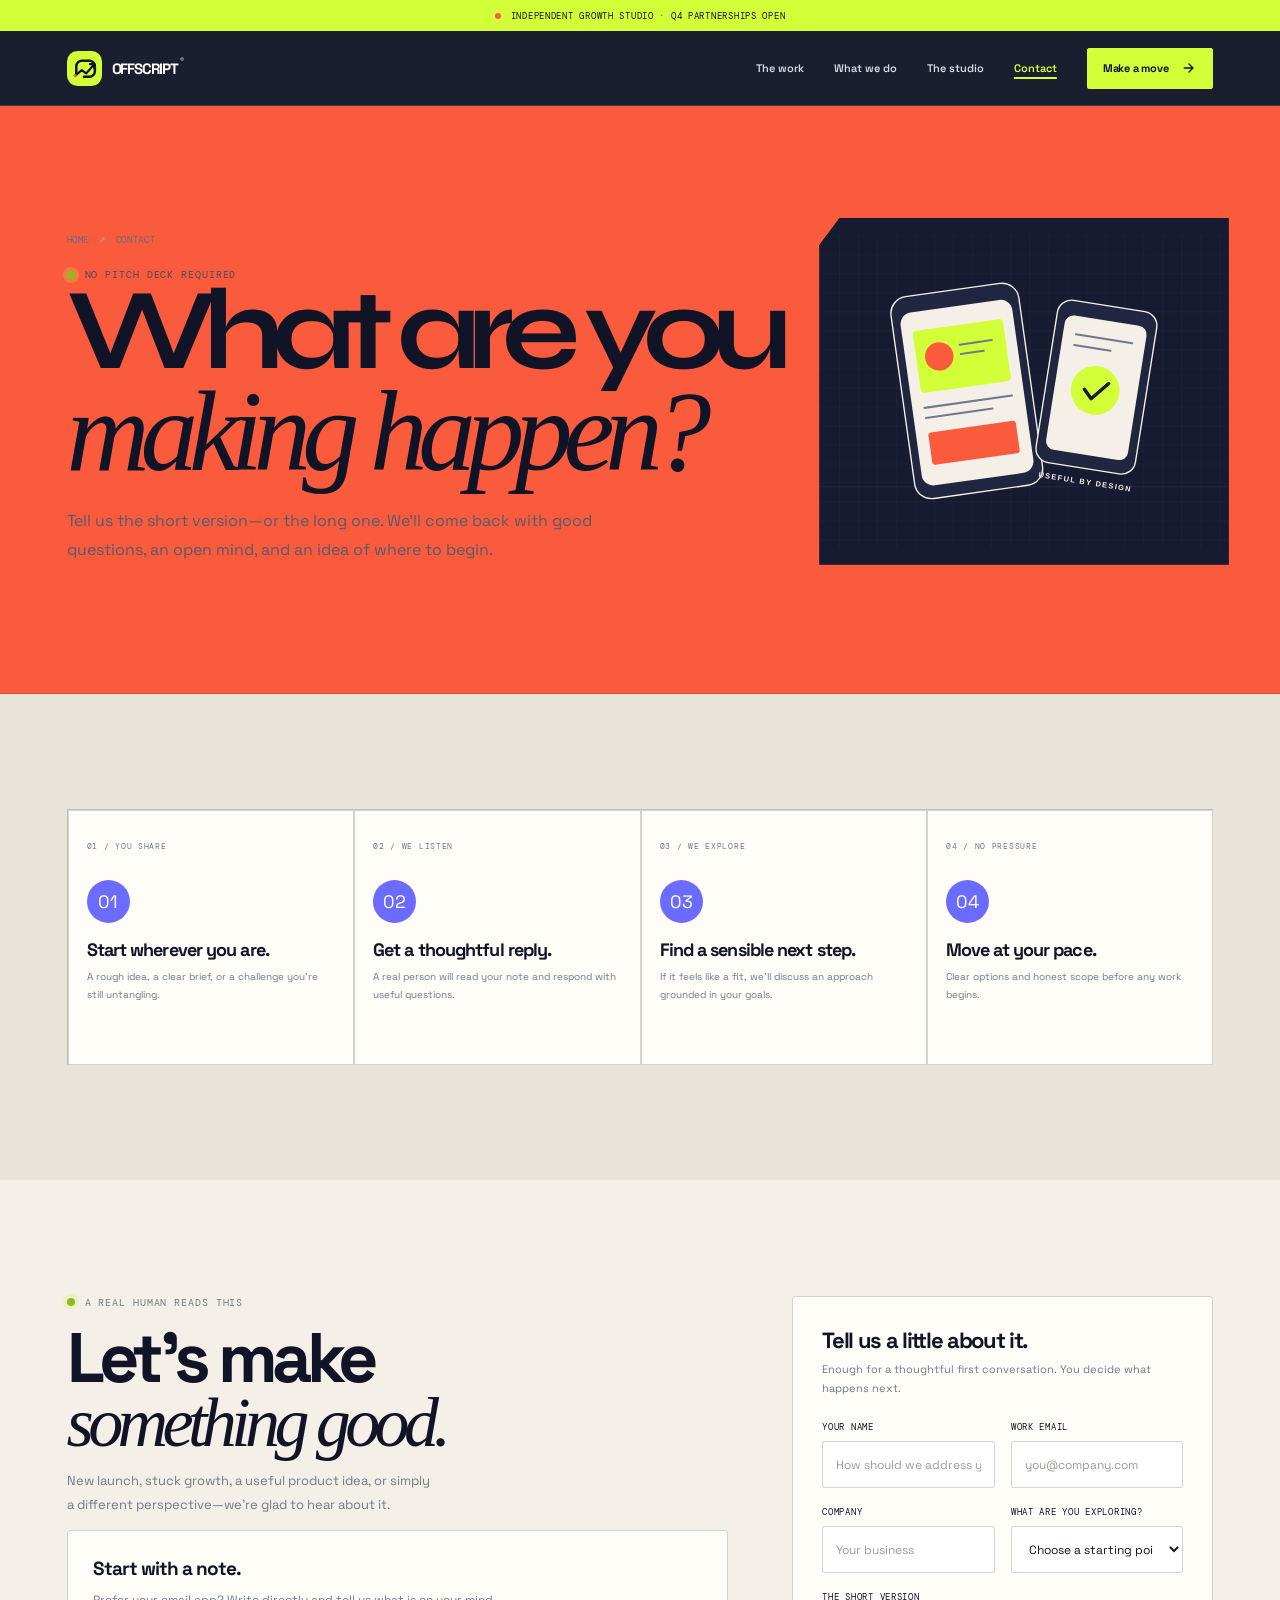
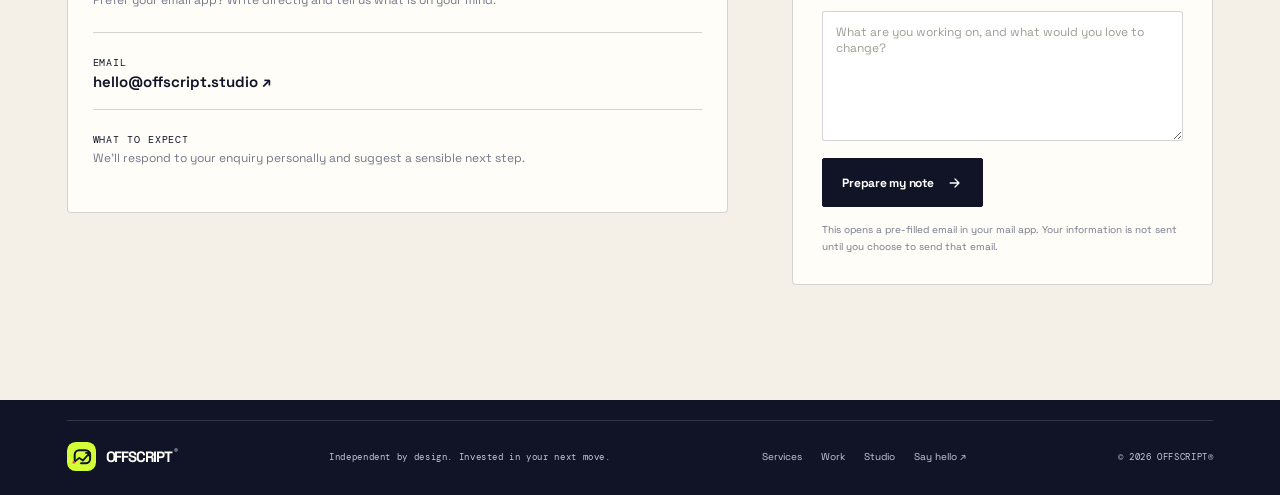
<file: outputs/contact.html>
<!doctype html>
<html lang="en"><head><meta charset="UTF-8"><meta name="viewport" content="width=device-width,initial-scale=1"><meta name="theme-color" content="#0b1126"><meta name="description" content="Tell OFFSCRIPT what you are building, changing, or hoping to unlock. Start a personal, thoughtful conversation."><meta property="og:title" content="Let’s talk about your next move · OFFSCRIPT®"><meta property="og:description" content="Tell OFFSCRIPT what you are building, changing, or hoping to unlock. Start a personal, thoughtful conversation."><meta property="og:type" content="website"><title>Let’s talk about your next move · OFFSCRIPT®</title><link rel="icon" type="image/svg+xml" href="./assets/offscript-mark.svg"><link rel="preconnect" href="https://fonts.googleapis.com"><link rel="preconnect" href="https://fonts.gstatic.com" crossorigin><link href="https://fonts.googleapis.com/css2?family=DM+Mono:wght@400;500&family=Space+Grotesk:wght@400;500;600;700&family=Syne:wght@500;600;700;800&display=swap" rel="stylesheet"><link rel="stylesheet" href="./assets/offscript.css"><script defer src="./assets/offscript.js"></script></head><body data-base="./" data-active="contact.html"><div data-site-header></div><main id="main">
<section class="inner-hero"><div class="wrap"><div class="breadcrumb"><a href="index.html">Home</a><b>↗</b><span>Contact</span></div><div class="overline mono">No pitch deck required</div><h1>What are you<br><em>making happen?</em></h1><p class="lead">Tell us the short version—or the long one. We’ll come back with good questions, an open mind, and an idea of where to begin.</p></div><div class="inner-hero-visual contact-hero-graphic"><svg class="signal-art" viewBox="0 0 600 460" role="img" aria-label="Original app development signal illustration" xmlns="http://www.w3.org/2000/svg"><defs><pattern id="grid-app-development" width="28" height="28" patternUnits="userSpaceOnUse"><path d="M28 0H0V28" fill="none" stroke="#ffffff" stroke-opacity=".055"/></pattern></defs><rect width="600" height="460" fill="#171b31"/><rect width="600" height="460" fill="url(#grid-app-development)"/><path d="M0 370H600" stroke="#ffffff" stroke-opacity=".08"/><g transform="rotate(-8 238 220)"><rect x="120" y="76" width="190" height="300" rx="25" class="frame"/><rect x="132" y="100" width="166" height="257" rx="17" class="panel"/><rect x="148" y="128" width="134" height="92" rx="6" class="lime-fill"/><circle cx="182" cy="170" r="21" class="hot-fill"/><path d="M214 157h48M214 171h34M150 242h130M150 257h99" class="stroke"/><rect x="150" y="279" width="130" height="48" rx="4" class="hot-fill"/></g><g transform="rotate(9 405 210)"><rect x="335" y="102" width="148" height="242" rx="21" class="frame"/><rect x="348" y="124" width="122" height="200" rx="13" class="panel"/><path d="M367 151h84M367 167h54" class="stroke"/><circle cx="408" cy="228" r="36" class="lime-fill"/><path d="m392 229 12 12 22-26" class="tick"/><text x="345" y="367" class="art-label">USEFUL BY DESIGN</text></g><style>.signal-art{display:block;width:100%;height:100%;font-family:Arial,sans-serif}.signal-art .flow,.signal-art .wire{fill:none;stroke:#d3ff38;stroke-width:3;stroke-linecap:round;stroke-dasharray:9 10;animation:svg-dash 15s linear infinite}.signal-art .flow-b{stroke:#fa5b3d;stroke-width:2;animation-direction:reverse}.signal-art .node{fill:#171b31;stroke:#d3ff38;stroke-width:3;transform-box:fill-box;transform-origin:center;animation:svg-pulse 3s infinite}.signal-art .node-red{stroke:#fa5b3d}.signal-art .node-target{fill:#d3ff38}.signal-art .frame{fill:#202640;stroke:#f4f0e8;stroke-width:2}.signal-art .panel{fill:#f4f0e8}.signal-art .stroke{fill:none;stroke:#707990;stroke-width:3;stroke-linecap:round}.signal-art .hot-stroke{fill:none;stroke:#fa5b3d;stroke-width:5;stroke-linecap:round}.signal-art .hot-fill{fill:#fa5b3d}.signal-art .lime-fill{fill:#d3ff38}.signal-art .violet-fill{fill:#6b6cff}.signal-art .tick{fill:none;stroke:#171b31;stroke-width:5;stroke-linecap:round;stroke-linejoin:round}.signal-art .wire{stroke:#6b6cff;stroke-width:4;stroke-dasharray:none}.signal-art .orbit{fill:none;stroke:#f4f0e8;stroke-width:1.5;stroke-dasharray:4 9;transform-origin:302px 220px;animation:svg-spin 32s linear infinite}.signal-art .orbit-two{stroke:#fa5b3d;stroke-dasharray:2 6;animation-direction:reverse}.signal-art .star{fill:#171b31}.signal-art .art-label{fill:#f4f0e8;font-size:11px;letter-spacing:2px;font-weight:700}.signal-art .art-big{fill:#d3ff38;font-size:36px;font-weight:700;letter-spacing:-2px}@keyframes svg-dash{to{stroke-dashoffset:-270}}@keyframes svg-pulse{50%{transform:scale(1.16)}}@keyframes svg-spin{to{transform:rotate(360deg)}}</style></svg></div><div class="inner-hero-accent" aria-hidden="true"></div></section>
<section class="section section-soft"><div class="wrap"><div class="journey-grid"><article class="journey-card"><span class="journey-no mono">01 / YOU SHARE</span><span class="journey-disc">01</span><h3>Start wherever you are.</h3><p>A rough idea, a clear brief, or a challenge you’re still untangling.</p></article><article class="journey-card"><span class="journey-no mono">02 / WE LISTEN</span><span class="journey-disc">02</span><h3>Get a thoughtful reply.</h3><p>A real person will read your note and respond with useful questions.</p></article><article class="journey-card"><span class="journey-no mono">03 / WE EXPLORE</span><span class="journey-disc">03</span><h3>Find a sensible next step.</h3><p>If it feels like a fit, we’ll discuss an approach grounded in your goals.</p></article><article class="journey-card"><span class="journey-no mono">04 / NO PRESSURE</span><span class="journey-disc">04</span><h3>Move at your pace.</h3><p>Clear options and honest scope before any work begins.</p></article></div></div></section><section class="section wrap"><div class="contact-layout"><aside class="contact-aside reveal"><div class="overline mono">A real human reads this</div><h2>Let’s make<br><em>something good.</em></h2><p>New launch, stuck growth, a useful product idea, or simply a different perspective—we’re glad to hear about it.</p><div class="contact-card"><h3>Start with a note.</h3><p>Prefer your email app? Write directly and tell us what is on your mind.</p><div class="contact-row"><span class="mono">EMAIL</span><br><a href="mailto:hello@offscript.studio">hello@offscript.studio ↗</a></div><div class="contact-row"><span class="mono">WHAT TO EXPECT</span><p>We’ll respond to your enquiry personally and suggest a sensible next step.</p></div></div></aside><form class="contact-form reveal" data-mail-form><h3>Tell us a little about it.</h3><p class="intro">Enough for a thoughtful first conversation. You decide what happens next.</p><div class="form-grid"><div class="field"><label for="name">Your name</label><input id="name" name="name" autocomplete="name" placeholder="How should we address you?" required></div><div class="field"><label for="email">Work email</label><input type="email" id="email" name="email" autocomplete="email" placeholder="you@company.com" required></div><div class="field"><label for="company">Company</label><input id="company" name="company" autocomplete="organization" placeholder="Your business"></div><div class="field"><label for="service">What are you exploring?</label><select id="service" name="service" required><option value="" disabled selected>Choose a starting point</option><option>Digital marketing</option><option>Website design &amp; development</option><option>Mobile apps</option><option>SaaS &amp; product</option><option>AI &amp; automation</option><option>Brand strategy &amp; creative</option><option>Not sure yet</option></select></div><div class="field full"><label for="message">The short version</label><textarea id="message" name="message" placeholder="What are you working on, and what would you love to change?" required></textarea></div></div><button class="button" type="submit">Prepare my note <svg viewBox="0 0 20 20" fill="none" aria-hidden="true"><path d="M4 10h11m-5-5 5 5-5 5" stroke="currentColor" stroke-width="1.6" stroke-linecap="round" stroke-linejoin="round"/></svg></button><p class="form-note" data-form-status aria-live="polite">This opens a pre-filled email in your mail app. Your information is not sent until you choose to send that email.</p></form></div></section>
</main><div data-site-footer></div></body></html>
</file>
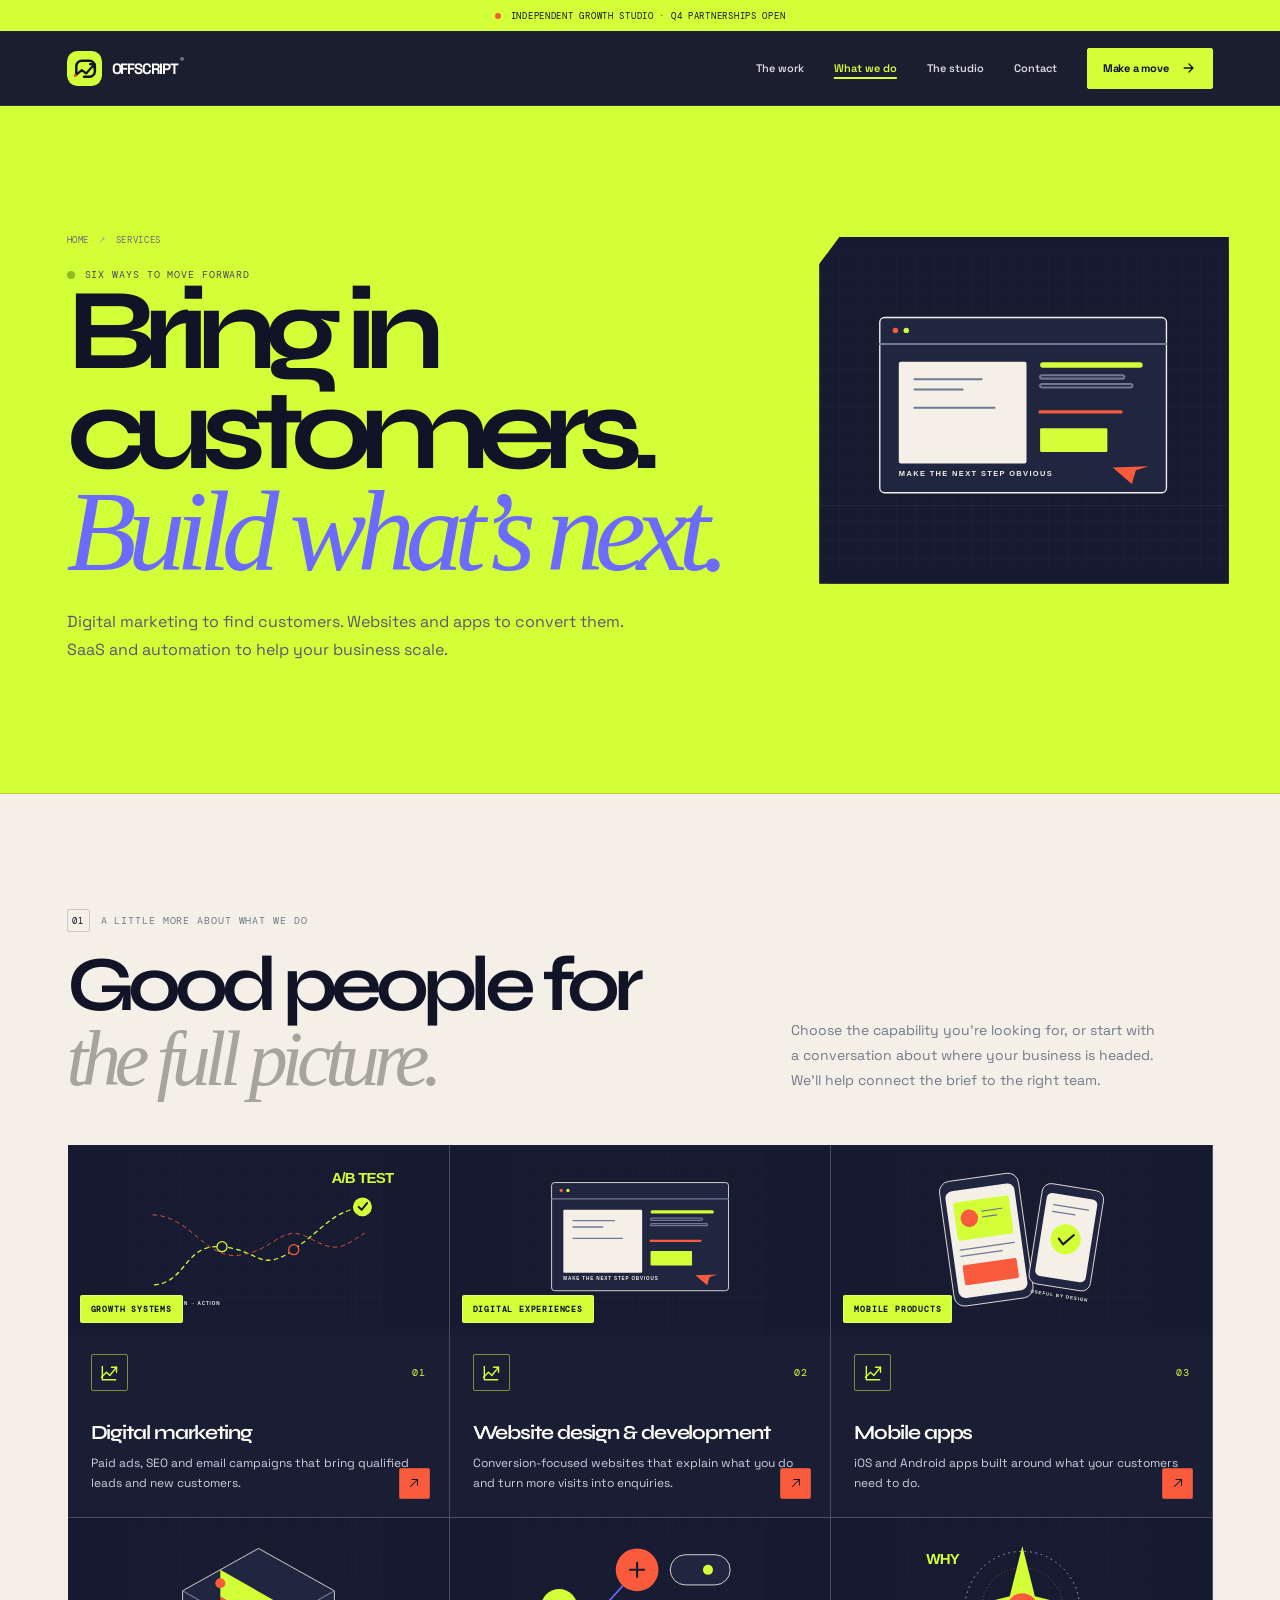
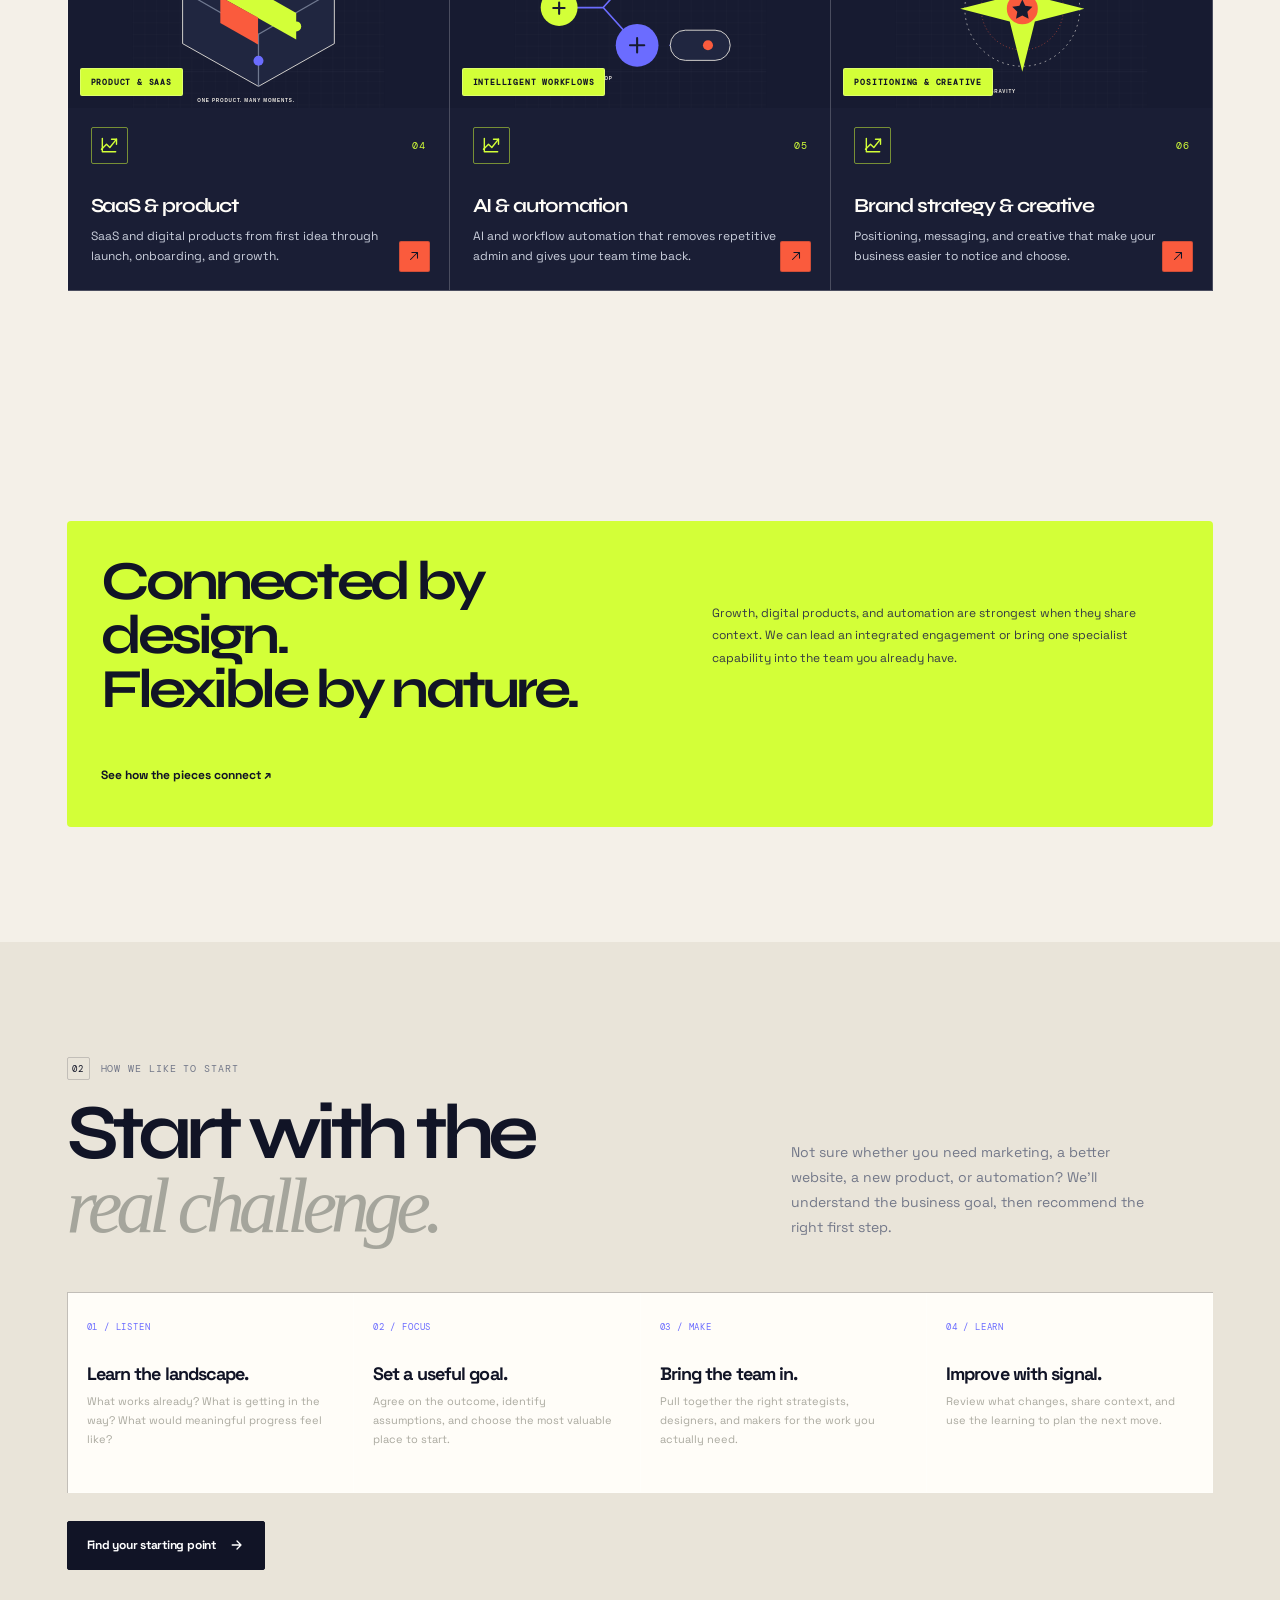
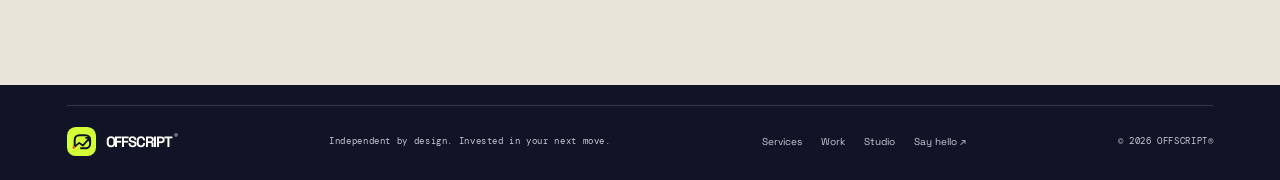
<file: outputs/services.html>
<!doctype html>
<html lang="en"><head><meta charset="UTF-8"><meta name="viewport" content="width=device-width,initial-scale=1"><meta name="theme-color" content="#0b1126"><meta name="description" content="Explore OFFSCRIPT services: growth marketing, digital and web, apps, SaaS products, AI automation, and brand strategy."><meta property="og:title" content="Strategy, marketing, and product services · OFFSCRIPT®"><meta property="og:description" content="Explore OFFSCRIPT services: growth marketing, digital and web, apps, SaaS products, AI automation, and brand strategy."><meta property="og:type" content="website"><title>Strategy, marketing, and product services · OFFSCRIPT®</title><link rel="icon" type="image/svg+xml" href="./assets/offscript-mark.svg"><link rel="preconnect" href="https://fonts.googleapis.com"><link rel="preconnect" href="https://fonts.gstatic.com" crossorigin><link href="https://fonts.googleapis.com/css2?family=DM+Mono:wght@400;500&family=Space+Grotesk:wght@400;500;600;700&family=Syne:wght@500;600;700;800&display=swap" rel="stylesheet"><link rel="stylesheet" href="./assets/offscript.css"><script defer src="./assets/offscript.js"></script></head><body data-base="./" data-active="services.html"><div data-site-header></div><main id="main">
<section class="inner-hero"><div class="wrap"><div class="breadcrumb"><a href="index.html">Home</a><b>↗</b><span>Services</span></div><div class="overline mono">Six ways to move forward</div><h1>Bring in customers.<br><em>Build what’s next.</em></h1><p class="lead">Digital marketing to find customers. Websites and apps to convert them. SaaS and automation to help your business scale.</p></div><div class="inner-hero-visual services-hero-graphic"><svg class="signal-art" viewBox="0 0 600 460" role="img" aria-label="Original web design signal illustration" xmlns="http://www.w3.org/2000/svg"><defs><pattern id="grid-web-design" width="28" height="28" patternUnits="userSpaceOnUse"><path d="M28 0H0V28" fill="none" stroke="#ffffff" stroke-opacity=".055"/></pattern></defs><rect width="600" height="460" fill="#171b31"/><rect width="600" height="460" fill="url(#grid-web-design)"/><path d="M0 370H600" stroke="#ffffff" stroke-opacity=".08"/><rect x="88" y="93" width="422" height="258" rx="7" class="frame"/><path d="M88 132h422" class="stroke"/><circle cx="111" cy="112" r="4" class="hot-fill"/><circle cx="127" cy="112" r="4" class="lime-fill"/><rect x="116" y="158" width="188" height="150" rx="3" class="panel"/><path d="M139 184h99M139 199h71M139 226h118" class="stroke"/><rect x="324" y="159" width="151" height="8" rx="4" class="lime-fill"/><rect x="324" y="178" width="124" height="5" rx="3" class="stroke"/><rect x="324" y="191" width="136" height="5" rx="3" class="stroke"/><path d="M324 232h119" class="hot-stroke"/><rect x="324" y="256" width="99" height="35" rx="2" class="lime-fill"/><path d="m431 314 28 24 6-20 19-6z" class="hot-fill"/><text x="116" y="326" class="art-label">MAKE THE NEXT STEP OBVIOUS</text><style>.signal-art{display:block;width:100%;height:100%;font-family:Arial,sans-serif}.signal-art .flow,.signal-art .wire{fill:none;stroke:#d3ff38;stroke-width:3;stroke-linecap:round;stroke-dasharray:9 10;animation:svg-dash 15s linear infinite}.signal-art .flow-b{stroke:#fa5b3d;stroke-width:2;animation-direction:reverse}.signal-art .node{fill:#171b31;stroke:#d3ff38;stroke-width:3;transform-box:fill-box;transform-origin:center;animation:svg-pulse 3s infinite}.signal-art .node-red{stroke:#fa5b3d}.signal-art .node-target{fill:#d3ff38}.signal-art .frame{fill:#202640;stroke:#f4f0e8;stroke-width:2}.signal-art .panel{fill:#f4f0e8}.signal-art .stroke{fill:none;stroke:#707990;stroke-width:3;stroke-linecap:round}.signal-art .hot-stroke{fill:none;stroke:#fa5b3d;stroke-width:5;stroke-linecap:round}.signal-art .hot-fill{fill:#fa5b3d}.signal-art .lime-fill{fill:#d3ff38}.signal-art .violet-fill{fill:#6b6cff}.signal-art .tick{fill:none;stroke:#171b31;stroke-width:5;stroke-linecap:round;stroke-linejoin:round}.signal-art .wire{stroke:#6b6cff;stroke-width:4;stroke-dasharray:none}.signal-art .orbit{fill:none;stroke:#f4f0e8;stroke-width:1.5;stroke-dasharray:4 9;transform-origin:302px 220px;animation:svg-spin 32s linear infinite}.signal-art .orbit-two{stroke:#fa5b3d;stroke-dasharray:2 6;animation-direction:reverse}.signal-art .star{fill:#171b31}.signal-art .art-label{fill:#f4f0e8;font-size:11px;letter-spacing:2px;font-weight:700}.signal-art .art-big{fill:#d3ff38;font-size:36px;font-weight:700;letter-spacing:-2px}@keyframes svg-dash{to{stroke-dashoffset:-270}}@keyframes svg-pulse{50%{transform:scale(1.16)}}@keyframes svg-spin{to{transform:rotate(360deg)}}</style></svg></div><div class="inner-hero-accent" aria-hidden="true"></div></section>
<section class="section wrap"><div class="section-header reveal"><div><div class="eyebrow mono"><span class="index">01</span> A little more about what we do</div><h2>Good people for<br><em class="muted">the full picture.</em></h2></div><p>Choose the capability you’re looking for, or start with a conversation about where your business is headed. We’ll help connect the brief to the right team.</p></div><div class="services-grid"><a class="service-card reveal" href="services/growth-marketing.html" aria-label="Explore Digital marketing"><figure class="service-card-art"><svg class="signal-art" viewBox="0 0 600 460" role="img" aria-label="Original growth marketing signal illustration" xmlns="http://www.w3.org/2000/svg"><defs><pattern id="grid-growth-marketing" width="28" height="28" patternUnits="userSpaceOnUse"><path d="M28 0H0V28" fill="none" stroke="#ffffff" stroke-opacity=".055"/></pattern></defs><rect width="600" height="460" fill="#171b31"/><rect width="600" height="460" fill="url(#grid-growth-marketing)"/><path d="M0 370H600" stroke="#ffffff" stroke-opacity=".08"/><path class="flow flow-a" d="M52 337C130 330 123 238 213 246s91 64 171 7 87-87 164-102"/><path class="flow flow-b" d="M48 170c92 4 125 108 209 96s98-78 166-40 78 19 130-12"/><circle class="node" cx="213" cy="246" r="12"/><circle class="node node-red" cx="384" cy="253" r="12"/><circle class="node node-target" cx="548" cy="151" r="21"/><path d="m539 151 7 7 13-16" class="tick"/><text x="52" y="385" class="art-label">ATTENTION → ACTION</text><text x="474" y="94" class="art-big">A/B TEST</text><style>.signal-art{display:block;width:100%;height:100%;font-family:Arial,sans-serif}.signal-art .flow,.signal-art .wire{fill:none;stroke:#d3ff38;stroke-width:3;stroke-linecap:round;stroke-dasharray:9 10;animation:svg-dash 15s linear infinite}.signal-art .flow-b{stroke:#fa5b3d;stroke-width:2;animation-direction:reverse}.signal-art .node{fill:#171b31;stroke:#d3ff38;stroke-width:3;transform-box:fill-box;transform-origin:center;animation:svg-pulse 3s infinite}.signal-art .node-red{stroke:#fa5b3d}.signal-art .node-target{fill:#d3ff38}.signal-art .frame{fill:#202640;stroke:#f4f0e8;stroke-width:2}.signal-art .panel{fill:#f4f0e8}.signal-art .stroke{fill:none;stroke:#707990;stroke-width:3;stroke-linecap:round}.signal-art .hot-stroke{fill:none;stroke:#fa5b3d;stroke-width:5;stroke-linecap:round}.signal-art .hot-fill{fill:#fa5b3d}.signal-art .lime-fill{fill:#d3ff38}.signal-art .violet-fill{fill:#6b6cff}.signal-art .tick{fill:none;stroke:#171b31;stroke-width:5;stroke-linecap:round;stroke-linejoin:round}.signal-art .wire{stroke:#6b6cff;stroke-width:4;stroke-dasharray:none}.signal-art .orbit{fill:none;stroke:#f4f0e8;stroke-width:1.5;stroke-dasharray:4 9;transform-origin:302px 220px;animation:svg-spin 32s linear infinite}.signal-art .orbit-two{stroke:#fa5b3d;stroke-dasharray:2 6;animation-direction:reverse}.signal-art .star{fill:#171b31}.signal-art .art-label{fill:#f4f0e8;font-size:11px;letter-spacing:2px;font-weight:700}.signal-art .art-big{fill:#d3ff38;font-size:36px;font-weight:700;letter-spacing:-2px}@keyframes svg-dash{to{stroke-dashoffset:-270}}@keyframes svg-pulse{50%{transform:scale(1.16)}}@keyframes svg-spin{to{transform:rotate(360deg)}}</style></svg><span>GROWTH SYSTEMS</span></figure><div class="card-top"><span class="service-icon" aria-hidden="true"><svg viewBox="0 0 24 24"><path d="M3 17 9 11l4 4 8-10"/><path d="M15 5h6v6"/><path d="M4 4v16h16"/></svg></span><span class="card-index mono">01</span></div><h3>Digital marketing</h3><p>Paid ads, SEO and email campaigns that bring qualified leads and new customers.</p><span class="card-link" aria-hidden="true"><svg viewBox="0 0 20 20" fill="none"><path d="M5 15 15 5m-8 0h8v8" stroke="currentColor" stroke-width="1.5" stroke-linecap="round" stroke-linejoin="round"/></svg></span></a>
<a class="service-card reveal" href="services/web-design.html" aria-label="Explore Website design & development"><figure class="service-card-art"><svg class="signal-art" viewBox="0 0 600 460" role="img" aria-label="Original web design signal illustration" xmlns="http://www.w3.org/2000/svg"><defs><pattern id="grid-web-design" width="28" height="28" patternUnits="userSpaceOnUse"><path d="M28 0H0V28" fill="none" stroke="#ffffff" stroke-opacity=".055"/></pattern></defs><rect width="600" height="460" fill="#171b31"/><rect width="600" height="460" fill="url(#grid-web-design)"/><path d="M0 370H600" stroke="#ffffff" stroke-opacity=".08"/><rect x="88" y="93" width="422" height="258" rx="7" class="frame"/><path d="M88 132h422" class="stroke"/><circle cx="111" cy="112" r="4" class="hot-fill"/><circle cx="127" cy="112" r="4" class="lime-fill"/><rect x="116" y="158" width="188" height="150" rx="3" class="panel"/><path d="M139 184h99M139 199h71M139 226h118" class="stroke"/><rect x="324" y="159" width="151" height="8" rx="4" class="lime-fill"/><rect x="324" y="178" width="124" height="5" rx="3" class="stroke"/><rect x="324" y="191" width="136" height="5" rx="3" class="stroke"/><path d="M324 232h119" class="hot-stroke"/><rect x="324" y="256" width="99" height="35" rx="2" class="lime-fill"/><path d="m431 314 28 24 6-20 19-6z" class="hot-fill"/><text x="116" y="326" class="art-label">MAKE THE NEXT STEP OBVIOUS</text><style>.signal-art{display:block;width:100%;height:100%;font-family:Arial,sans-serif}.signal-art .flow,.signal-art .wire{fill:none;stroke:#d3ff38;stroke-width:3;stroke-linecap:round;stroke-dasharray:9 10;animation:svg-dash 15s linear infinite}.signal-art .flow-b{stroke:#fa5b3d;stroke-width:2;animation-direction:reverse}.signal-art .node{fill:#171b31;stroke:#d3ff38;stroke-width:3;transform-box:fill-box;transform-origin:center;animation:svg-pulse 3s infinite}.signal-art .node-red{stroke:#fa5b3d}.signal-art .node-target{fill:#d3ff38}.signal-art .frame{fill:#202640;stroke:#f4f0e8;stroke-width:2}.signal-art .panel{fill:#f4f0e8}.signal-art .stroke{fill:none;stroke:#707990;stroke-width:3;stroke-linecap:round}.signal-art .hot-stroke{fill:none;stroke:#fa5b3d;stroke-width:5;stroke-linecap:round}.signal-art .hot-fill{fill:#fa5b3d}.signal-art .lime-fill{fill:#d3ff38}.signal-art .violet-fill{fill:#6b6cff}.signal-art .tick{fill:none;stroke:#171b31;stroke-width:5;stroke-linecap:round;stroke-linejoin:round}.signal-art .wire{stroke:#6b6cff;stroke-width:4;stroke-dasharray:none}.signal-art .orbit{fill:none;stroke:#f4f0e8;stroke-width:1.5;stroke-dasharray:4 9;transform-origin:302px 220px;animation:svg-spin 32s linear infinite}.signal-art .orbit-two{stroke:#fa5b3d;stroke-dasharray:2 6;animation-direction:reverse}.signal-art .star{fill:#171b31}.signal-art .art-label{fill:#f4f0e8;font-size:11px;letter-spacing:2px;font-weight:700}.signal-art .art-big{fill:#d3ff38;font-size:36px;font-weight:700;letter-spacing:-2px}@keyframes svg-dash{to{stroke-dashoffset:-270}}@keyframes svg-pulse{50%{transform:scale(1.16)}}@keyframes svg-spin{to{transform:rotate(360deg)}}</style></svg><span>DIGITAL EXPERIENCES</span></figure><div class="card-top"><span class="service-icon" aria-hidden="true"><svg viewBox="0 0 24 24"><path d="M3 17 9 11l4 4 8-10"/><path d="M15 5h6v6"/><path d="M4 4v16h16"/></svg></span><span class="card-index mono">02</span></div><h3>Website design & development</h3><p>Conversion-focused websites that explain what you do and turn more visits into enquiries.</p><span class="card-link" aria-hidden="true"><svg viewBox="0 0 20 20" fill="none"><path d="M5 15 15 5m-8 0h8v8" stroke="currentColor" stroke-width="1.5" stroke-linecap="round" stroke-linejoin="round"/></svg></span></a>
<a class="service-card reveal" href="services/app-development.html" aria-label="Explore Mobile apps"><figure class="service-card-art"><svg class="signal-art" viewBox="0 0 600 460" role="img" aria-label="Original app development signal illustration" xmlns="http://www.w3.org/2000/svg"><defs><pattern id="grid-app-development" width="28" height="28" patternUnits="userSpaceOnUse"><path d="M28 0H0V28" fill="none" stroke="#ffffff" stroke-opacity=".055"/></pattern></defs><rect width="600" height="460" fill="#171b31"/><rect width="600" height="460" fill="url(#grid-app-development)"/><path d="M0 370H600" stroke="#ffffff" stroke-opacity=".08"/><g transform="rotate(-8 238 220)"><rect x="120" y="76" width="190" height="300" rx="25" class="frame"/><rect x="132" y="100" width="166" height="257" rx="17" class="panel"/><rect x="148" y="128" width="134" height="92" rx="6" class="lime-fill"/><circle cx="182" cy="170" r="21" class="hot-fill"/><path d="M214 157h48M214 171h34M150 242h130M150 257h99" class="stroke"/><rect x="150" y="279" width="130" height="48" rx="4" class="hot-fill"/></g><g transform="rotate(9 405 210)"><rect x="335" y="102" width="148" height="242" rx="21" class="frame"/><rect x="348" y="124" width="122" height="200" rx="13" class="panel"/><path d="M367 151h84M367 167h54" class="stroke"/><circle cx="408" cy="228" r="36" class="lime-fill"/><path d="m392 229 12 12 22-26" class="tick"/><text x="345" y="367" class="art-label">USEFUL BY DESIGN</text></g><style>.signal-art{display:block;width:100%;height:100%;font-family:Arial,sans-serif}.signal-art .flow,.signal-art .wire{fill:none;stroke:#d3ff38;stroke-width:3;stroke-linecap:round;stroke-dasharray:9 10;animation:svg-dash 15s linear infinite}.signal-art .flow-b{stroke:#fa5b3d;stroke-width:2;animation-direction:reverse}.signal-art .node{fill:#171b31;stroke:#d3ff38;stroke-width:3;transform-box:fill-box;transform-origin:center;animation:svg-pulse 3s infinite}.signal-art .node-red{stroke:#fa5b3d}.signal-art .node-target{fill:#d3ff38}.signal-art .frame{fill:#202640;stroke:#f4f0e8;stroke-width:2}.signal-art .panel{fill:#f4f0e8}.signal-art .stroke{fill:none;stroke:#707990;stroke-width:3;stroke-linecap:round}.signal-art .hot-stroke{fill:none;stroke:#fa5b3d;stroke-width:5;stroke-linecap:round}.signal-art .hot-fill{fill:#fa5b3d}.signal-art .lime-fill{fill:#d3ff38}.signal-art .violet-fill{fill:#6b6cff}.signal-art .tick{fill:none;stroke:#171b31;stroke-width:5;stroke-linecap:round;stroke-linejoin:round}.signal-art .wire{stroke:#6b6cff;stroke-width:4;stroke-dasharray:none}.signal-art .orbit{fill:none;stroke:#f4f0e8;stroke-width:1.5;stroke-dasharray:4 9;transform-origin:302px 220px;animation:svg-spin 32s linear infinite}.signal-art .orbit-two{stroke:#fa5b3d;stroke-dasharray:2 6;animation-direction:reverse}.signal-art .star{fill:#171b31}.signal-art .art-label{fill:#f4f0e8;font-size:11px;letter-spacing:2px;font-weight:700}.signal-art .art-big{fill:#d3ff38;font-size:36px;font-weight:700;letter-spacing:-2px}@keyframes svg-dash{to{stroke-dashoffset:-270}}@keyframes svg-pulse{50%{transform:scale(1.16)}}@keyframes svg-spin{to{transform:rotate(360deg)}}</style></svg><span>MOBILE PRODUCTS</span></figure><div class="card-top"><span class="service-icon" aria-hidden="true"><svg viewBox="0 0 24 24"><path d="M3 17 9 11l4 4 8-10"/><path d="M15 5h6v6"/><path d="M4 4v16h16"/></svg></span><span class="card-index mono">03</span></div><h3>Mobile apps</h3><p>iOS and Android apps built around what your customers need to do.</p><span class="card-link" aria-hidden="true"><svg viewBox="0 0 20 20" fill="none"><path d="M5 15 15 5m-8 0h8v8" stroke="currentColor" stroke-width="1.5" stroke-linecap="round" stroke-linejoin="round"/></svg></span></a>
<a class="service-card reveal" href="services/saas-product.html" aria-label="Explore SaaS & product"><figure class="service-card-art"><svg class="signal-art" viewBox="0 0 600 460" role="img" aria-label="Original saas product signal illustration" xmlns="http://www.w3.org/2000/svg"><defs><pattern id="grid-saas-product" width="28" height="28" patternUnits="userSpaceOnUse"><path d="M28 0H0V28" fill="none" stroke="#ffffff" stroke-opacity=".055"/></pattern></defs><rect width="600" height="460" fill="#171b31"/><rect width="600" height="460" fill="url(#grid-saas-product)"/><path d="M0 370H600" stroke="#ffffff" stroke-opacity=".08"/><path d="m300 76 181 101v126L300 405 119 303V177z" class="frame"/><path d="m119 177 181 104 181-104M300 281v124" class="stroke"/><path d="m209 127 181 103v63L209 191z" class="lime-fill"/><path d="M209 191v63l90 51v-64" class="hot-fill"/><circle cx="209" cy="159" r="12" class="hot-fill"/><circle cx="390" cy="262" r="12" class="lime-fill"/><circle cx="300" cy="344" r="12" class="violet-fill"/><text x="154" y="442" class="art-label">ONE PRODUCT. MANY MOMENTS.</text><style>.signal-art{display:block;width:100%;height:100%;font-family:Arial,sans-serif}.signal-art .flow,.signal-art .wire{fill:none;stroke:#d3ff38;stroke-width:3;stroke-linecap:round;stroke-dasharray:9 10;animation:svg-dash 15s linear infinite}.signal-art .flow-b{stroke:#fa5b3d;stroke-width:2;animation-direction:reverse}.signal-art .node{fill:#171b31;stroke:#d3ff38;stroke-width:3;transform-box:fill-box;transform-origin:center;animation:svg-pulse 3s infinite}.signal-art .node-red{stroke:#fa5b3d}.signal-art .node-target{fill:#d3ff38}.signal-art .frame{fill:#202640;stroke:#f4f0e8;stroke-width:2}.signal-art .panel{fill:#f4f0e8}.signal-art .stroke{fill:none;stroke:#707990;stroke-width:3;stroke-linecap:round}.signal-art .hot-stroke{fill:none;stroke:#fa5b3d;stroke-width:5;stroke-linecap:round}.signal-art .hot-fill{fill:#fa5b3d}.signal-art .lime-fill{fill:#d3ff38}.signal-art .violet-fill{fill:#6b6cff}.signal-art .tick{fill:none;stroke:#171b31;stroke-width:5;stroke-linecap:round;stroke-linejoin:round}.signal-art .wire{stroke:#6b6cff;stroke-width:4;stroke-dasharray:none}.signal-art .orbit{fill:none;stroke:#f4f0e8;stroke-width:1.5;stroke-dasharray:4 9;transform-origin:302px 220px;animation:svg-spin 32s linear infinite}.signal-art .orbit-two{stroke:#fa5b3d;stroke-dasharray:2 6;animation-direction:reverse}.signal-art .star{fill:#171b31}.signal-art .art-label{fill:#f4f0e8;font-size:11px;letter-spacing:2px;font-weight:700}.signal-art .art-big{fill:#d3ff38;font-size:36px;font-weight:700;letter-spacing:-2px}@keyframes svg-dash{to{stroke-dashoffset:-270}}@keyframes svg-pulse{50%{transform:scale(1.16)}}@keyframes svg-spin{to{transform:rotate(360deg)}}</style></svg><span>PRODUCT & SAAS</span></figure><div class="card-top"><span class="service-icon" aria-hidden="true"><svg viewBox="0 0 24 24"><path d="M3 17 9 11l4 4 8-10"/><path d="M15 5h6v6"/><path d="M4 4v16h16"/></svg></span><span class="card-index mono">04</span></div><h3>SaaS & product</h3><p>SaaS and digital products from first idea through launch, onboarding, and growth.</p><span class="card-link" aria-hidden="true"><svg viewBox="0 0 20 20" fill="none"><path d="M5 15 15 5m-8 0h8v8" stroke="currentColor" stroke-width="1.5" stroke-linecap="round" stroke-linejoin="round"/></svg></span></a>
<a class="service-card reveal" href="services/ai-automation.html" aria-label="Explore AI & automation"><figure class="service-card-art"><svg class="signal-art" viewBox="0 0 600 460" role="img" aria-label="Original ai automation signal illustration" xmlns="http://www.w3.org/2000/svg"><defs><pattern id="grid-ai-automation" width="28" height="28" patternUnits="userSpaceOnUse"><path d="M28 0H0V28" fill="none" stroke="#ffffff" stroke-opacity=".055"/></pattern></defs><rect width="600" height="460" fill="#171b31"/><rect width="600" height="460" fill="url(#grid-ai-automation)"/><path d="M0 370H600" stroke="#ffffff" stroke-opacity=".08"/><path d="M106 217h105M211 217 292 127M211 217l81 90M371 127h115M371 307h115" class="wire"/><circle cx="106" cy="217" r="44" class="lime-fill"/><path d="M92 218h27m-13-13v27" class="tick"/><circle cx="292" cy="127" r="51" class="hot-fill"/><path d="M275 127h34m-17-17v34" class="tick"/><circle cx="292" cy="307" r="51" class="violet-fill"/><path d="M275 307h34m-17-17v34" class="tick"/><rect x="371" y="91" width="143" height="72" rx="36" class="frame"/><rect x="371" y="271" width="143" height="72" rx="36" class="frame"/><circle cx="461" cy="127" r="12" class="lime-fill"/><circle cx="461" cy="307" r="12" class="hot-fill"/><text x="80" y="389" class="art-label">PEOPLE IN THE LOOP</text><style>.signal-art{display:block;width:100%;height:100%;font-family:Arial,sans-serif}.signal-art .flow,.signal-art .wire{fill:none;stroke:#d3ff38;stroke-width:3;stroke-linecap:round;stroke-dasharray:9 10;animation:svg-dash 15s linear infinite}.signal-art .flow-b{stroke:#fa5b3d;stroke-width:2;animation-direction:reverse}.signal-art .node{fill:#171b31;stroke:#d3ff38;stroke-width:3;transform-box:fill-box;transform-origin:center;animation:svg-pulse 3s infinite}.signal-art .node-red{stroke:#fa5b3d}.signal-art .node-target{fill:#d3ff38}.signal-art .frame{fill:#202640;stroke:#f4f0e8;stroke-width:2}.signal-art .panel{fill:#f4f0e8}.signal-art .stroke{fill:none;stroke:#707990;stroke-width:3;stroke-linecap:round}.signal-art .hot-stroke{fill:none;stroke:#fa5b3d;stroke-width:5;stroke-linecap:round}.signal-art .hot-fill{fill:#fa5b3d}.signal-art .lime-fill{fill:#d3ff38}.signal-art .violet-fill{fill:#6b6cff}.signal-art .tick{fill:none;stroke:#171b31;stroke-width:5;stroke-linecap:round;stroke-linejoin:round}.signal-art .wire{stroke:#6b6cff;stroke-width:4;stroke-dasharray:none}.signal-art .orbit{fill:none;stroke:#f4f0e8;stroke-width:1.5;stroke-dasharray:4 9;transform-origin:302px 220px;animation:svg-spin 32s linear infinite}.signal-art .orbit-two{stroke:#fa5b3d;stroke-dasharray:2 6;animation-direction:reverse}.signal-art .star{fill:#171b31}.signal-art .art-label{fill:#f4f0e8;font-size:11px;letter-spacing:2px;font-weight:700}.signal-art .art-big{fill:#d3ff38;font-size:36px;font-weight:700;letter-spacing:-2px}@keyframes svg-dash{to{stroke-dashoffset:-270}}@keyframes svg-pulse{50%{transform:scale(1.16)}}@keyframes svg-spin{to{transform:rotate(360deg)}}</style></svg><span>INTELLIGENT WORKFLOWS</span></figure><div class="card-top"><span class="service-icon" aria-hidden="true"><svg viewBox="0 0 24 24"><path d="M3 17 9 11l4 4 8-10"/><path d="M15 5h6v6"/><path d="M4 4v16h16"/></svg></span><span class="card-index mono">05</span></div><h3>AI & automation</h3><p>AI and workflow automation that removes repetitive admin and gives your team time back.</p><span class="card-link" aria-hidden="true"><svg viewBox="0 0 20 20" fill="none"><path d="M5 15 15 5m-8 0h8v8" stroke="currentColor" stroke-width="1.5" stroke-linecap="round" stroke-linejoin="round"/></svg></span></a>
<a class="service-card reveal" href="services/strategy-creative.html" aria-label="Explore Brand strategy & creative"><figure class="service-card-art"><svg class="signal-art" viewBox="0 0 600 460" role="img" aria-label="Original strategy creative signal illustration" xmlns="http://www.w3.org/2000/svg"><defs><pattern id="grid-strategy-creative" width="28" height="28" patternUnits="userSpaceOnUse"><path d="M28 0H0V28" fill="none" stroke="#ffffff" stroke-opacity=".055"/></pattern></defs><rect width="600" height="460" fill="#171b31"/><rect width="600" height="460" fill="url(#grid-strategy-creative)"/><path d="M0 370H600" stroke="#ffffff" stroke-opacity=".08"/><circle cx="302" cy="220" r="137" class="orbit"/><circle cx="302" cy="220" r="98" class="orbit orbit-two"/><path d="m302 70 30 120 118 30-118 30-30 120-30-120-118-30 118-30z" class="lime-fill"/><circle cx="302" cy="220" r="37" class="hot-fill"/><path d="m302 198 7 15 17 2-12 12 3 17-15-8-15 8 3-17-12-12 17-2z" class="star"/><text x="73" y="421" class="art-label">FIND THE IDEA WITH GRAVITY</text><text x="73" y="113" class="art-big">WHY</text><style>.signal-art{display:block;width:100%;height:100%;font-family:Arial,sans-serif}.signal-art .flow,.signal-art .wire{fill:none;stroke:#d3ff38;stroke-width:3;stroke-linecap:round;stroke-dasharray:9 10;animation:svg-dash 15s linear infinite}.signal-art .flow-b{stroke:#fa5b3d;stroke-width:2;animation-direction:reverse}.signal-art .node{fill:#171b31;stroke:#d3ff38;stroke-width:3;transform-box:fill-box;transform-origin:center;animation:svg-pulse 3s infinite}.signal-art .node-red{stroke:#fa5b3d}.signal-art .node-target{fill:#d3ff38}.signal-art .frame{fill:#202640;stroke:#f4f0e8;stroke-width:2}.signal-art .panel{fill:#f4f0e8}.signal-art .stroke{fill:none;stroke:#707990;stroke-width:3;stroke-linecap:round}.signal-art .hot-stroke{fill:none;stroke:#fa5b3d;stroke-width:5;stroke-linecap:round}.signal-art .hot-fill{fill:#fa5b3d}.signal-art .lime-fill{fill:#d3ff38}.signal-art .violet-fill{fill:#6b6cff}.signal-art .tick{fill:none;stroke:#171b31;stroke-width:5;stroke-linecap:round;stroke-linejoin:round}.signal-art .wire{stroke:#6b6cff;stroke-width:4;stroke-dasharray:none}.signal-art .orbit{fill:none;stroke:#f4f0e8;stroke-width:1.5;stroke-dasharray:4 9;transform-origin:302px 220px;animation:svg-spin 32s linear infinite}.signal-art .orbit-two{stroke:#fa5b3d;stroke-dasharray:2 6;animation-direction:reverse}.signal-art .star{fill:#171b31}.signal-art .art-label{fill:#f4f0e8;font-size:11px;letter-spacing:2px;font-weight:700}.signal-art .art-big{fill:#d3ff38;font-size:36px;font-weight:700;letter-spacing:-2px}@keyframes svg-dash{to{stroke-dashoffset:-270}}@keyframes svg-pulse{50%{transform:scale(1.16)}}@keyframes svg-spin{to{transform:rotate(360deg)}}</style></svg><span>POSITIONING & CREATIVE</span></figure><div class="card-top"><span class="service-icon" aria-hidden="true"><svg viewBox="0 0 24 24"><path d="M3 17 9 11l4 4 8-10"/><path d="M15 5h6v6"/><path d="M4 4v16h16"/></svg></span><span class="card-index mono">06</span></div><h3>Brand strategy & creative</h3><p>Positioning, messaging, and creative that make your business easier to notice and choose.</p><span class="card-link" aria-hidden="true"><svg viewBox="0 0 20 20" fill="none"><path d="M5 15 15 5m-8 0h8v8" stroke="currentColor" stroke-width="1.5" stroke-linecap="round" stroke-linejoin="round"/></svg></span></a></div></section>
<section class="section"><div class="wrap"><div class="about-highlight reveal"><h3>Connected by design.<br>Flexible by nature.</h3><p>Growth, digital products, and automation are strongest when they share context. We can lead an integrated engagement or bring one specialist capability into the team you already have.</p><a class="text-link" href="work.html">See how the pieces connect ↗</a></div></div></section><section class="section section-soft"><div class="wrap"><div class="section-header reveal"><div><div class="eyebrow mono"><span class="index">02</span> How we like to start</div><h2>Start with the<br><em class="muted">real challenge.</em></h2></div><p>Not sure whether you need marketing, a better website, a new product, or automation? We’ll understand the business goal, then recommend the right first step.</p></div><div class="timeline"><article class="timeline-step"><span class="mono">01 / LISTEN</span><h3>Learn the landscape.</h3><p>What works already? What is getting in the way? What would meaningful progress feel like?</p></article><article class="timeline-step"><span class="mono">02 / FOCUS</span><h3>Set a useful goal.</h3><p>Agree on the outcome, identify assumptions, and choose the most valuable place to start.</p></article><article class="timeline-step"><span class="mono">03 / MAKE</span><h3>Bring the team in.</h3><p>Pull together the right strategists, designers, and makers for the work you actually need.</p></article><article class="timeline-step"><span class="mono">04 / LEARN</span><h3>Improve with signal.</h3><p>Review what changes, share context, and use the learning to plan the next move.</p></article></div><div style="margin-top:28px"><a class="button" href="contact.html">Find your starting point <svg viewBox="0 0 20 20" fill="none" aria-hidden="true"><path d="M4 10h11m-5-5 5 5-5 5" stroke="currentColor" stroke-width="1.6" stroke-linecap="round" stroke-linejoin="round"/></svg></a></div></div></section>
</main><div data-site-footer></div></body></html>
</file>
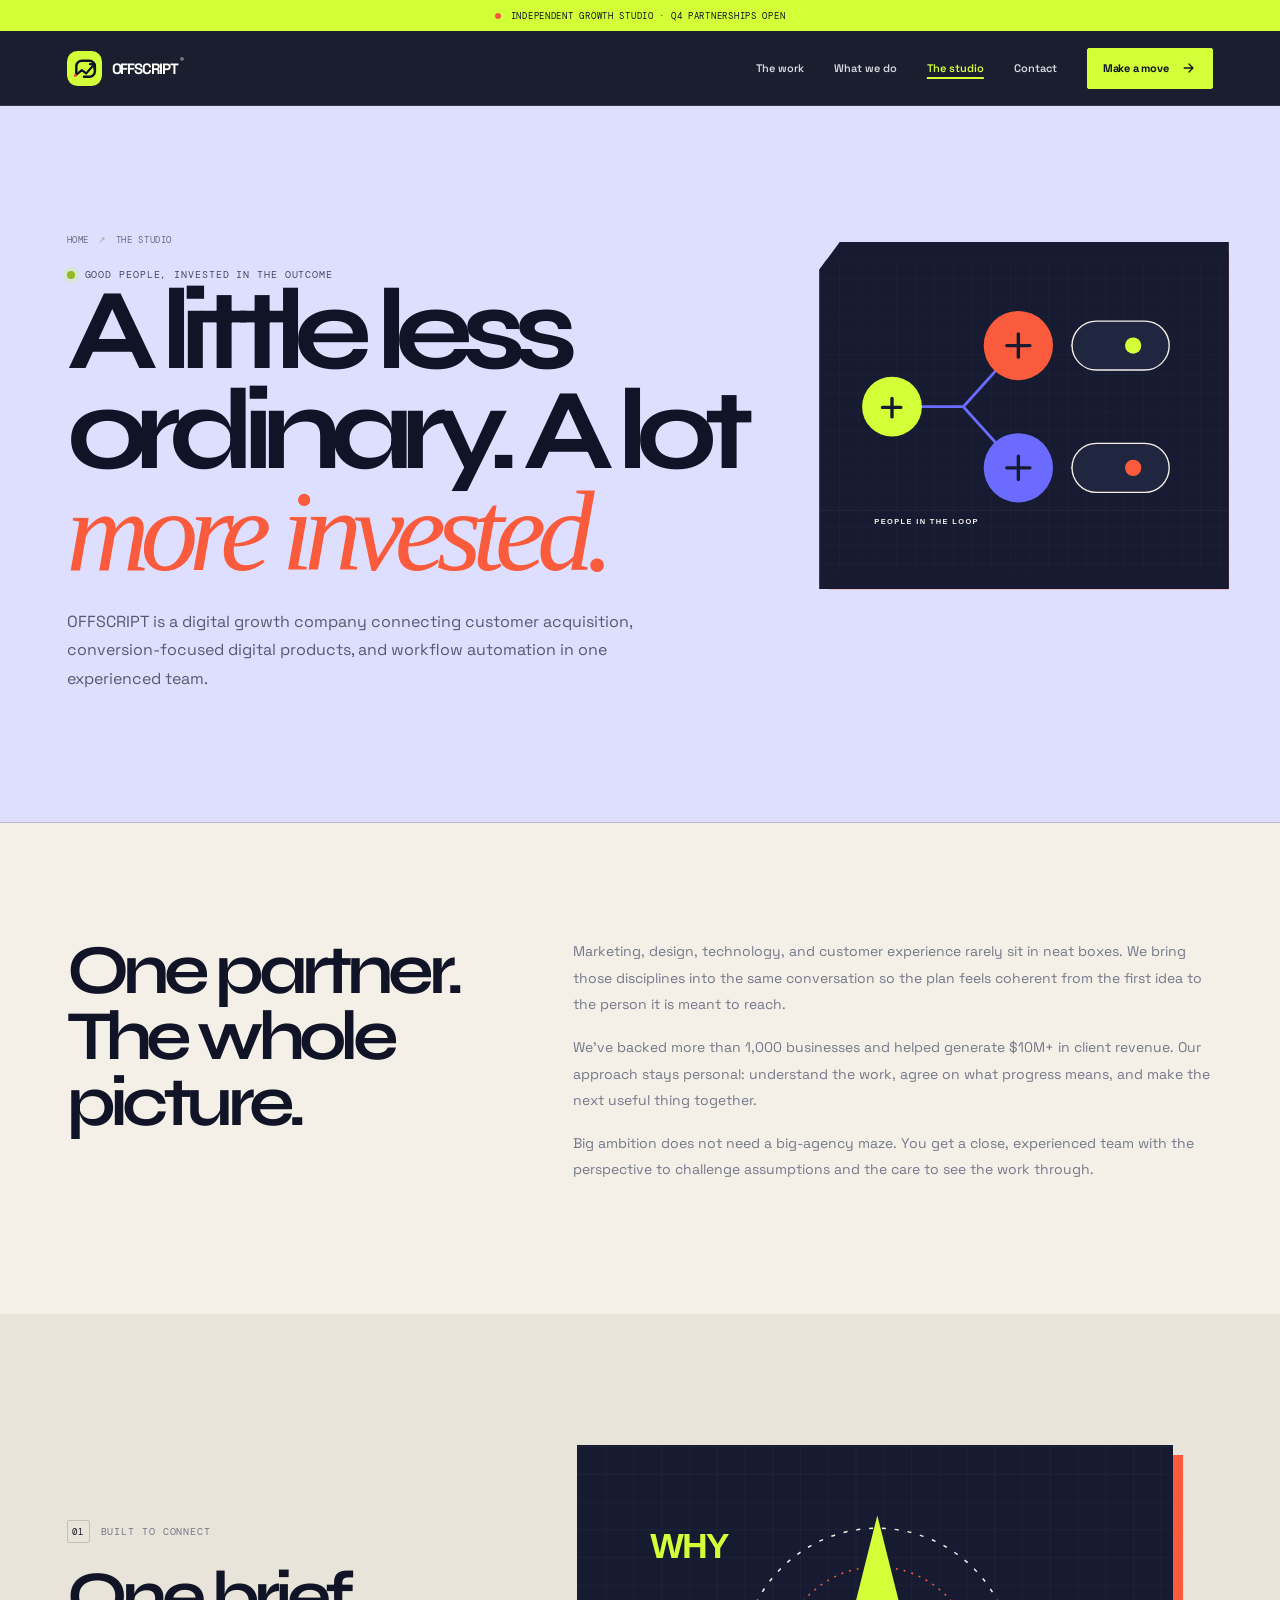
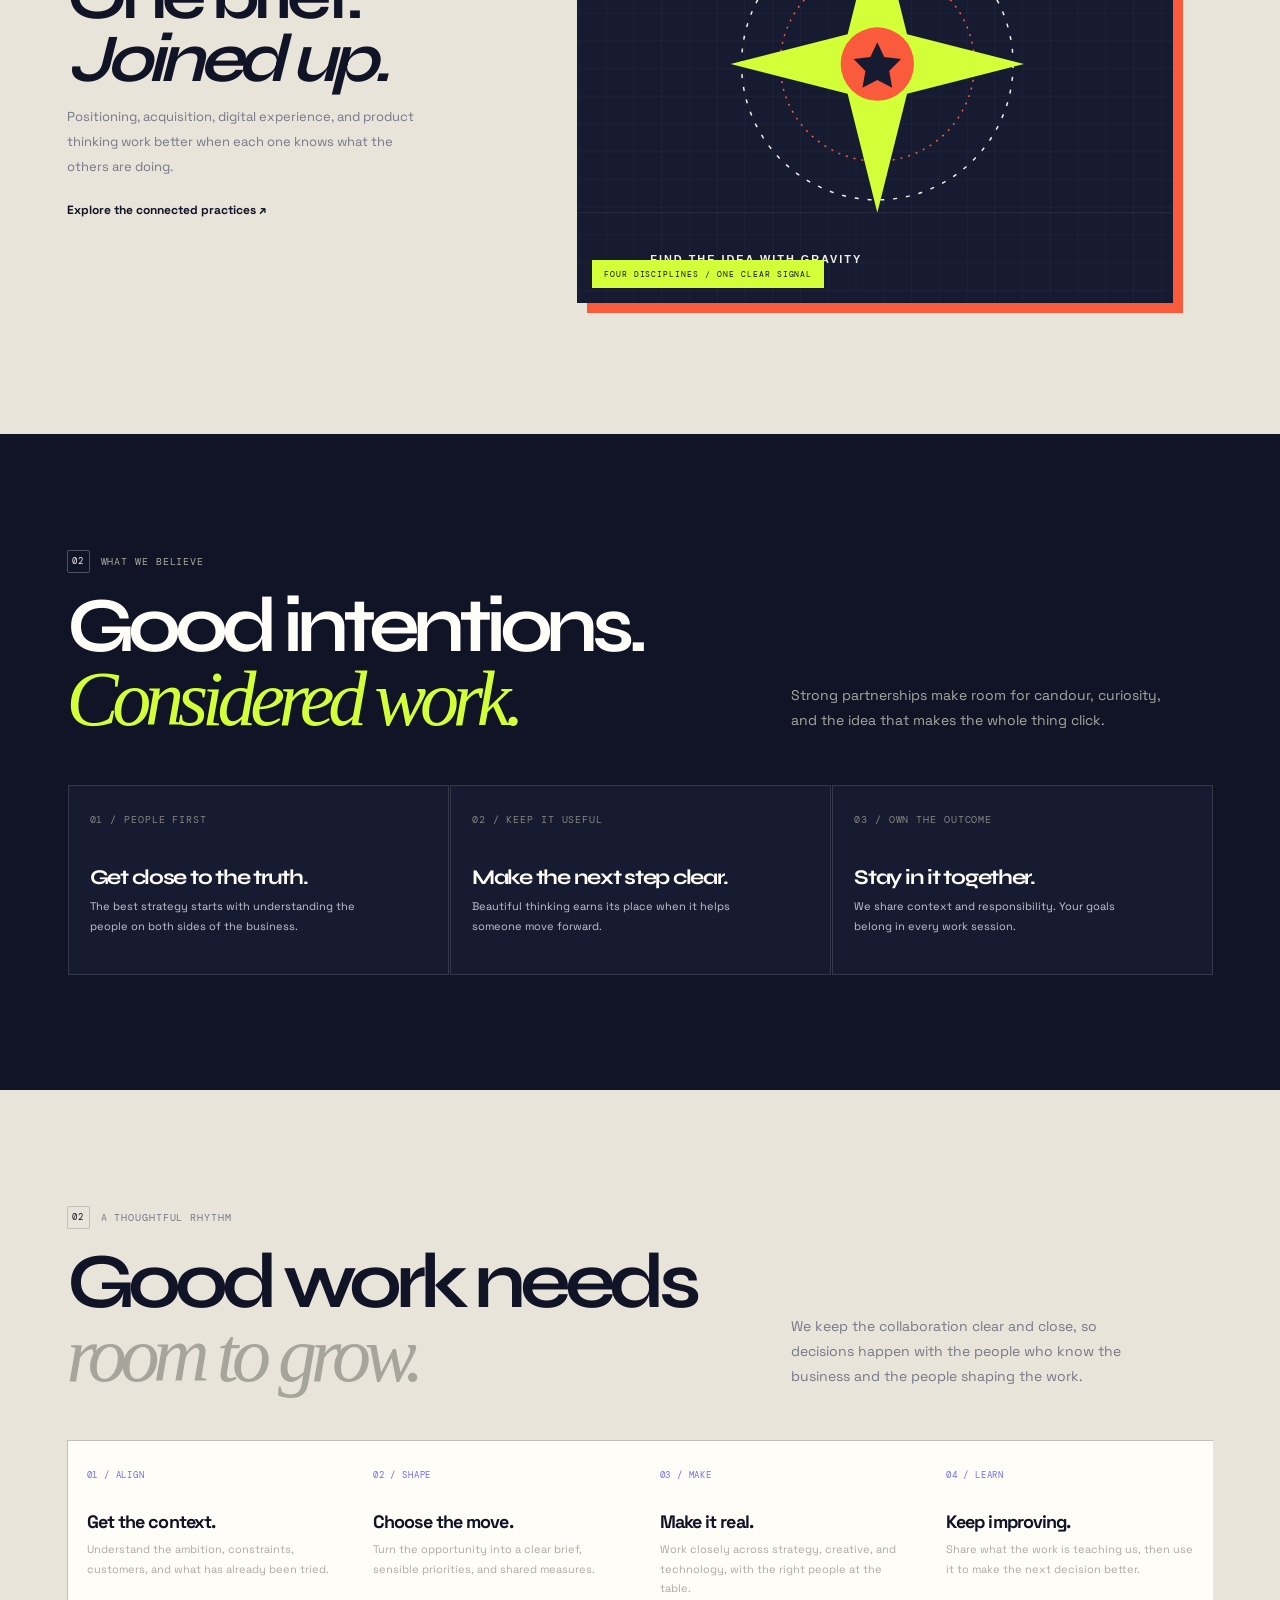
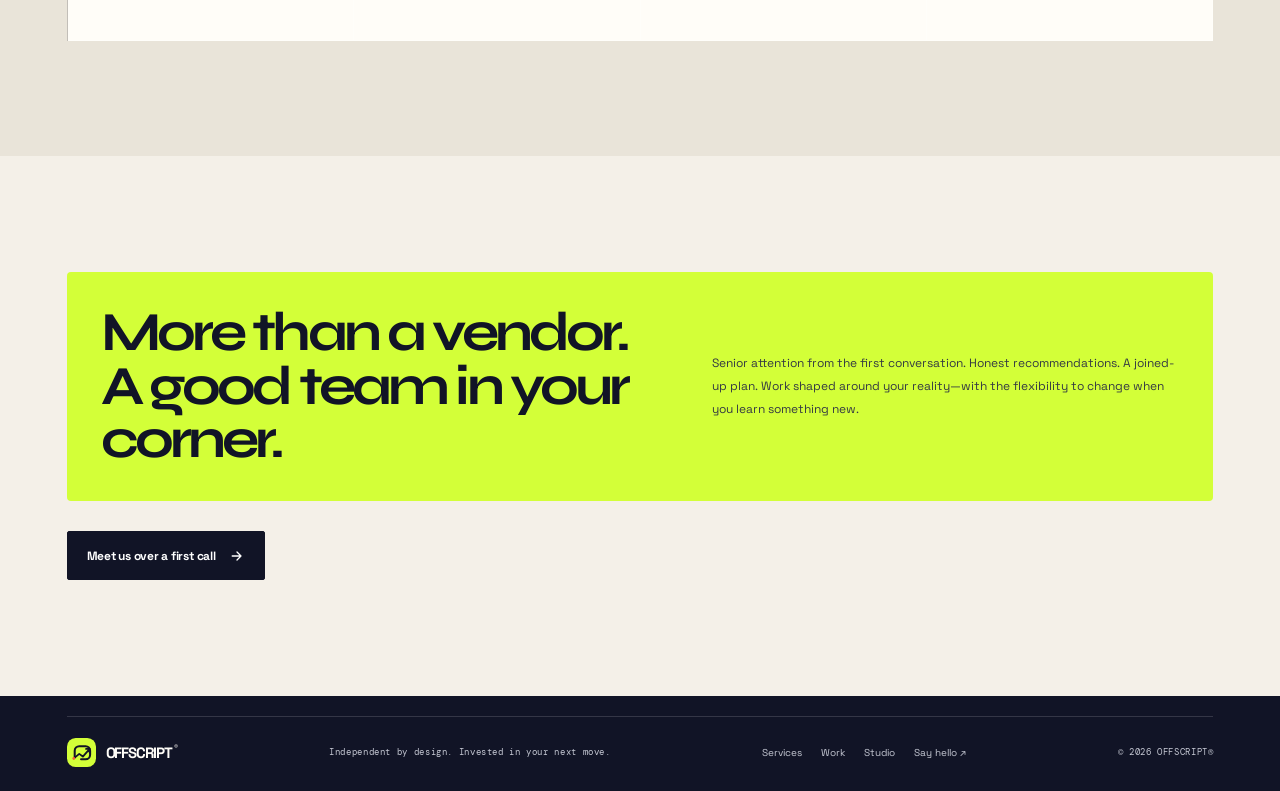
<file: outputs/studio.html>
<!doctype html>
<html lang="en"><head><meta charset="UTF-8"><meta name="viewport" content="width=device-width,initial-scale=1"><meta name="theme-color" content="#0b1126"><meta name="description" content="Get to know OFFSCRIPT: an independent growth studio connecting strategy, marketing, product, and creative."><meta property="og:title" content="An independent growth studio · OFFSCRIPT®"><meta property="og:description" content="Get to know OFFSCRIPT: an independent growth studio connecting strategy, marketing, product, and creative."><meta property="og:type" content="website"><title>An independent growth studio · OFFSCRIPT®</title><link rel="icon" type="image/svg+xml" href="./assets/offscript-mark.svg"><link rel="preconnect" href="https://fonts.googleapis.com"><link rel="preconnect" href="https://fonts.gstatic.com" crossorigin><link href="https://fonts.googleapis.com/css2?family=DM+Mono:wght@400;500&family=Space+Grotesk:wght@400;500;600;700&family=Syne:wght@500;600;700;800&display=swap" rel="stylesheet"><link rel="stylesheet" href="./assets/offscript.css"><script defer src="./assets/offscript.js"></script></head><body data-base="./" data-active="studio.html"><div data-site-header></div><main id="main">
<section class="inner-hero"><div class="wrap"><div class="breadcrumb"><a href="index.html">Home</a><b>↗</b><span>The studio</span></div><div class="overline mono">Good people, invested in the outcome</div><h1>A little less<br>ordinary. A lot<br><em>more invested.</em></h1><p class="lead">OFFSCRIPT is a digital growth company connecting customer acquisition, conversion-focused digital products, and workflow automation in one experienced team.</p></div><div class="inner-hero-visual studio-hero-graphic"><svg class="signal-art" viewBox="0 0 600 460" role="img" aria-label="Original ai automation signal illustration" xmlns="http://www.w3.org/2000/svg"><defs><pattern id="grid-ai-automation" width="28" height="28" patternUnits="userSpaceOnUse"><path d="M28 0H0V28" fill="none" stroke="#ffffff" stroke-opacity=".055"/></pattern></defs><rect width="600" height="460" fill="#171b31"/><rect width="600" height="460" fill="url(#grid-ai-automation)"/><path d="M0 370H600" stroke="#ffffff" stroke-opacity=".08"/><path d="M106 217h105M211 217 292 127M211 217l81 90M371 127h115M371 307h115" class="wire"/><circle cx="106" cy="217" r="44" class="lime-fill"/><path d="M92 218h27m-13-13v27" class="tick"/><circle cx="292" cy="127" r="51" class="hot-fill"/><path d="M275 127h34m-17-17v34" class="tick"/><circle cx="292" cy="307" r="51" class="violet-fill"/><path d="M275 307h34m-17-17v34" class="tick"/><rect x="371" y="91" width="143" height="72" rx="36" class="frame"/><rect x="371" y="271" width="143" height="72" rx="36" class="frame"/><circle cx="461" cy="127" r="12" class="lime-fill"/><circle cx="461" cy="307" r="12" class="hot-fill"/><text x="80" y="389" class="art-label">PEOPLE IN THE LOOP</text><style>.signal-art{display:block;width:100%;height:100%;font-family:Arial,sans-serif}.signal-art .flow,.signal-art .wire{fill:none;stroke:#d3ff38;stroke-width:3;stroke-linecap:round;stroke-dasharray:9 10;animation:svg-dash 15s linear infinite}.signal-art .flow-b{stroke:#fa5b3d;stroke-width:2;animation-direction:reverse}.signal-art .node{fill:#171b31;stroke:#d3ff38;stroke-width:3;transform-box:fill-box;transform-origin:center;animation:svg-pulse 3s infinite}.signal-art .node-red{stroke:#fa5b3d}.signal-art .node-target{fill:#d3ff38}.signal-art .frame{fill:#202640;stroke:#f4f0e8;stroke-width:2}.signal-art .panel{fill:#f4f0e8}.signal-art .stroke{fill:none;stroke:#707990;stroke-width:3;stroke-linecap:round}.signal-art .hot-stroke{fill:none;stroke:#fa5b3d;stroke-width:5;stroke-linecap:round}.signal-art .hot-fill{fill:#fa5b3d}.signal-art .lime-fill{fill:#d3ff38}.signal-art .violet-fill{fill:#6b6cff}.signal-art .tick{fill:none;stroke:#171b31;stroke-width:5;stroke-linecap:round;stroke-linejoin:round}.signal-art .wire{stroke:#6b6cff;stroke-width:4;stroke-dasharray:none}.signal-art .orbit{fill:none;stroke:#f4f0e8;stroke-width:1.5;stroke-dasharray:4 9;transform-origin:302px 220px;animation:svg-spin 32s linear infinite}.signal-art .orbit-two{stroke:#fa5b3d;stroke-dasharray:2 6;animation-direction:reverse}.signal-art .star{fill:#171b31}.signal-art .art-label{fill:#f4f0e8;font-size:11px;letter-spacing:2px;font-weight:700}.signal-art .art-big{fill:#d3ff38;font-size:36px;font-weight:700;letter-spacing:-2px}@keyframes svg-dash{to{stroke-dashoffset:-270}}@keyframes svg-pulse{50%{transform:scale(1.16)}}@keyframes svg-spin{to{transform:rotate(360deg)}}</style></svg></div><div class="inner-hero-accent" aria-hidden="true"></div></section>
<section class="section"><div class="wrap intro-grid reveal"><h2 class="intro-title">One partner.<br>The whole<br>picture.</h2><div class="intro-copy"><p>Marketing, design, technology, and customer experience rarely sit in neat boxes. We bring those disciplines into the same conversation so the plan feels coherent from the first idea to the person it is meant to reach.</p><p>We’ve backed more than 1,000 businesses and helped generate $10M+ in client revenue. Our approach stays personal: understand the work, agree on what progress means, and make the next useful thing together.</p><p>Big ambition does not need a big-agency maze. You get a close, experienced team with the perspective to challenge assumptions and the care to see the work through.</p></div></div></section>
<section class="section section-soft"><div class="wrap studio-visual-grid"><div class="reveal"><div class="eyebrow mono"><span class="index">01</span> Built to connect</div><h2 class="studio-visual-title">One brief.<br><em class="muted">Joined up.</em></h2><p>Positioning, acquisition, digital experience, and product thinking work better when each one knows what the others are doing.</p><a class="text-link" href="services.html">Explore the connected practices ↗</a></div><figure class="studio-photo reveal image-reveal"><svg class="signal-art" viewBox="0 0 600 460" role="img" aria-label="Original strategy creative signal illustration" xmlns="http://www.w3.org/2000/svg"><defs><pattern id="grid-strategy-creative" width="28" height="28" patternUnits="userSpaceOnUse"><path d="M28 0H0V28" fill="none" stroke="#ffffff" stroke-opacity=".055"/></pattern></defs><rect width="600" height="460" fill="#171b31"/><rect width="600" height="460" fill="url(#grid-strategy-creative)"/><path d="M0 370H600" stroke="#ffffff" stroke-opacity=".08"/><circle cx="302" cy="220" r="137" class="orbit"/><circle cx="302" cy="220" r="98" class="orbit orbit-two"/><path d="m302 70 30 120 118 30-118 30-30 120-30-120-118-30 118-30z" class="lime-fill"/><circle cx="302" cy="220" r="37" class="hot-fill"/><path d="m302 198 7 15 17 2-12 12 3 17-15-8-15 8 3-17-12-12 17-2z" class="star"/><text x="73" y="421" class="art-label">FIND THE IDEA WITH GRAVITY</text><text x="73" y="113" class="art-big">WHY</text><style>.signal-art{display:block;width:100%;height:100%;font-family:Arial,sans-serif}.signal-art .flow,.signal-art .wire{fill:none;stroke:#d3ff38;stroke-width:3;stroke-linecap:round;stroke-dasharray:9 10;animation:svg-dash 15s linear infinite}.signal-art .flow-b{stroke:#fa5b3d;stroke-width:2;animation-direction:reverse}.signal-art .node{fill:#171b31;stroke:#d3ff38;stroke-width:3;transform-box:fill-box;transform-origin:center;animation:svg-pulse 3s infinite}.signal-art .node-red{stroke:#fa5b3d}.signal-art .node-target{fill:#d3ff38}.signal-art .frame{fill:#202640;stroke:#f4f0e8;stroke-width:2}.signal-art .panel{fill:#f4f0e8}.signal-art .stroke{fill:none;stroke:#707990;stroke-width:3;stroke-linecap:round}.signal-art .hot-stroke{fill:none;stroke:#fa5b3d;stroke-width:5;stroke-linecap:round}.signal-art .hot-fill{fill:#fa5b3d}.signal-art .lime-fill{fill:#d3ff38}.signal-art .violet-fill{fill:#6b6cff}.signal-art .tick{fill:none;stroke:#171b31;stroke-width:5;stroke-linecap:round;stroke-linejoin:round}.signal-art .wire{stroke:#6b6cff;stroke-width:4;stroke-dasharray:none}.signal-art .orbit{fill:none;stroke:#f4f0e8;stroke-width:1.5;stroke-dasharray:4 9;transform-origin:302px 220px;animation:svg-spin 32s linear infinite}.signal-art .orbit-two{stroke:#fa5b3d;stroke-dasharray:2 6;animation-direction:reverse}.signal-art .star{fill:#171b31}.signal-art .art-label{fill:#f4f0e8;font-size:11px;letter-spacing:2px;font-weight:700}.signal-art .art-big{fill:#d3ff38;font-size:36px;font-weight:700;letter-spacing:-2px}@keyframes svg-dash{to{stroke-dashoffset:-270}}@keyframes svg-pulse{50%{transform:scale(1.16)}}@keyframes svg-spin{to{transform:rotate(360deg)}}</style></svg><figcaption class="mono">FOUR DISCIPLINES / ONE CLEAR SIGNAL</figcaption></figure></div></section><section class="section section-dark"><div class="wrap"><div class="section-header reveal"><div><div class="eyebrow mono"><span class="index">02</span> What we believe</div><h2>Good intentions.<br><em>Considered work.</em></h2></div><p>Strong partnerships make room for candour, curiosity, and the idea that makes the whole thing click.</p></div><div class="about-values"><article class="about-value"><span class="mono">01 / PEOPLE FIRST</span><h3>Get close to the truth.</h3><p>The best strategy starts with understanding the people on both sides of the business.</p></article><article class="about-value"><span class="mono">02 / KEEP IT USEFUL</span><h3>Make the next step clear.</h3><p>Beautiful thinking earns its place when it helps someone move forward.</p></article><article class="about-value"><span class="mono">03 / OWN THE OUTCOME</span><h3>Stay in it together.</h3><p>We share context and responsibility. Your goals belong in every work session.</p></article></div></div></section>
<section class="section section-soft"><div class="wrap"><div class="section-header reveal"><div><div class="eyebrow mono"><span class="index">02</span> A thoughtful rhythm</div><h2>Good work needs<br><em class="muted">room to grow.</em></h2></div><p>We keep the collaboration clear and close, so decisions happen with the people who know the business and the people shaping the work.</p></div><div class="timeline"><article class="timeline-step"><span class="mono">01 / ALIGN</span><h3>Get the context.</h3><p>Understand the ambition, constraints, customers, and what has already been tried.</p></article><article class="timeline-step"><span class="mono">02 / SHAPE</span><h3>Choose the move.</h3><p>Turn the opportunity into a clear brief, sensible priorities, and shared measures.</p></article><article class="timeline-step"><span class="mono">03 / MAKE</span><h3>Make it real.</h3><p>Work closely across strategy, creative, and technology, with the right people at the table.</p></article><article class="timeline-step"><span class="mono">04 / LEARN</span><h3>Keep improving.</h3><p>Share what the work is teaching us, then use it to make the next decision better.</p></article></div></div></section><section class="section wrap"><div class="about-highlight reveal"><h3>More than a vendor.<br>A good team in your corner.</h3><p>Senior attention from the first conversation. Honest recommendations. A joined-up plan. Work shaped around your reality—with the flexibility to change when you learn something new.</p></div><div style="margin-top:30px"><a class="button" href="contact.html">Meet us over a first call <svg viewBox="0 0 20 20" fill="none" aria-hidden="true"><path d="M4 10h11m-5-5 5 5-5 5" stroke="currentColor" stroke-width="1.6" stroke-linecap="round" stroke-linejoin="round"/></svg></a></div></section>
</main><div data-site-footer></div></body></html>
</file>
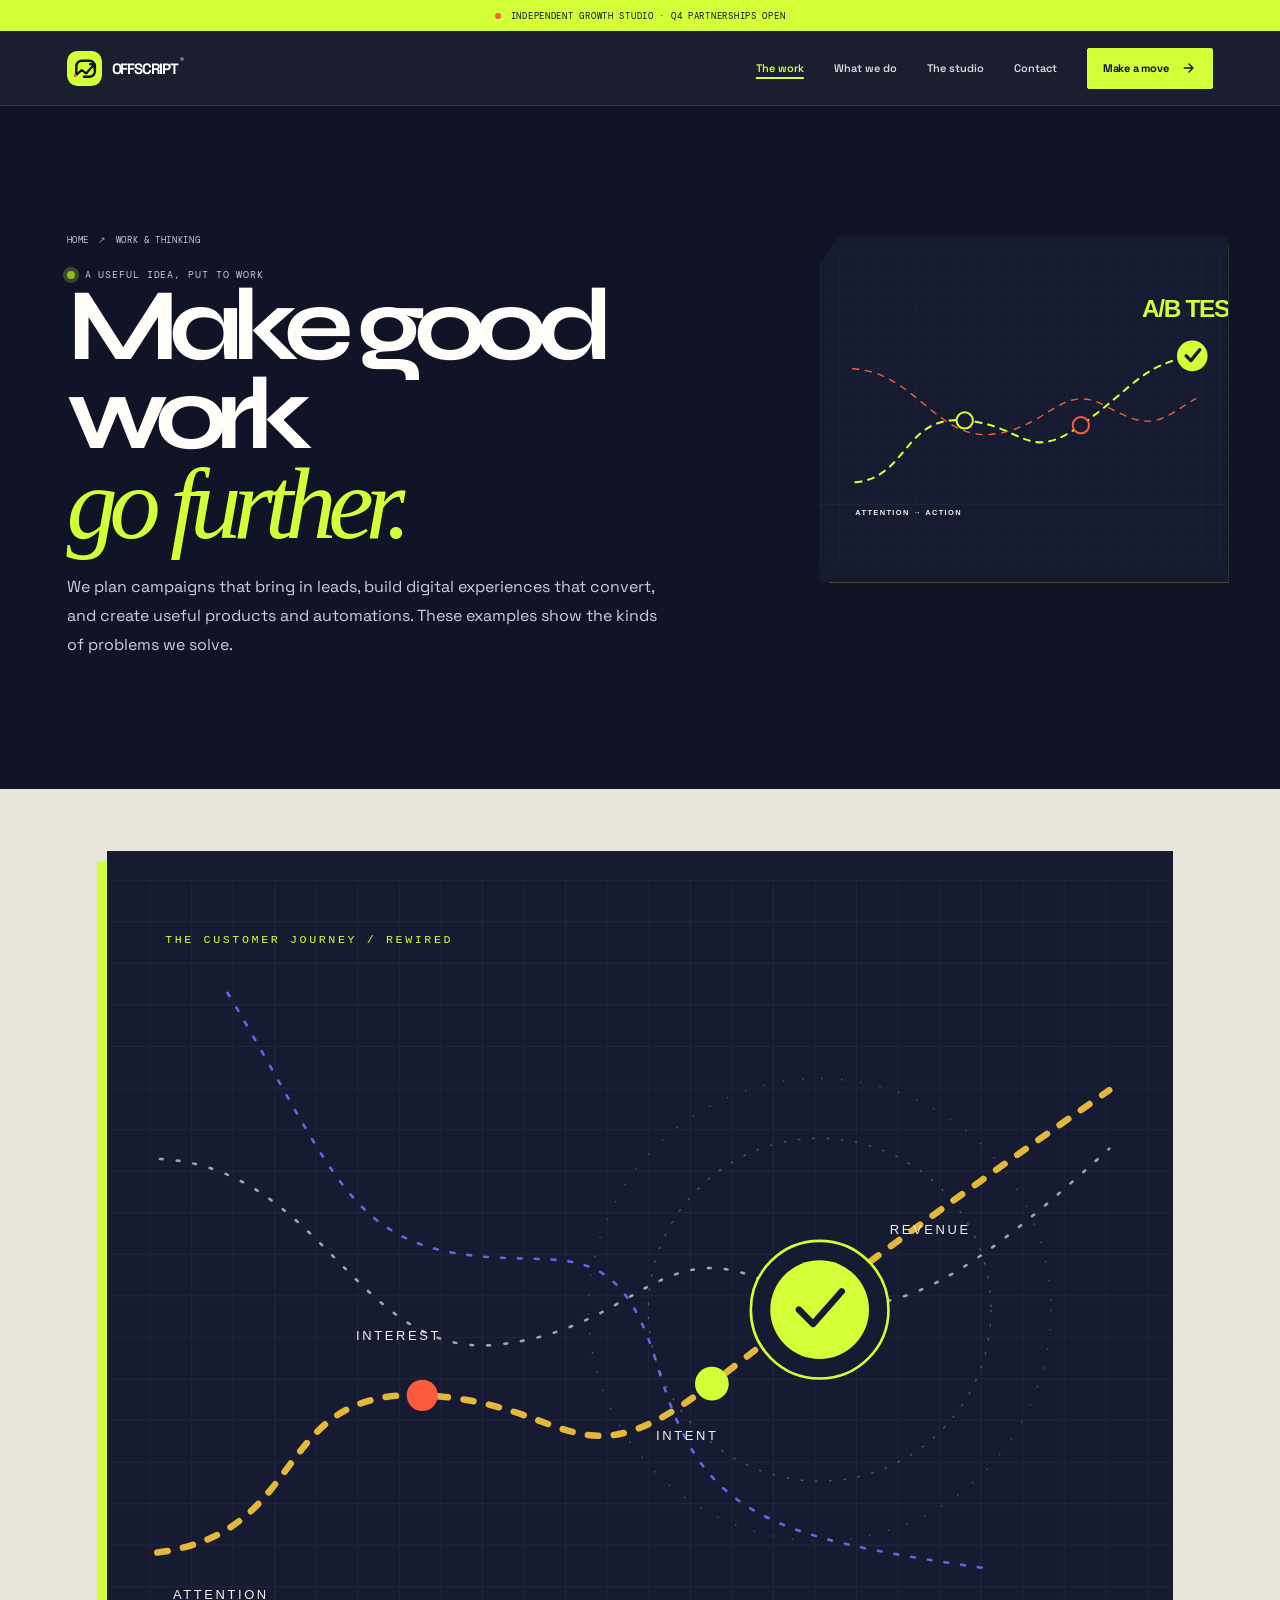
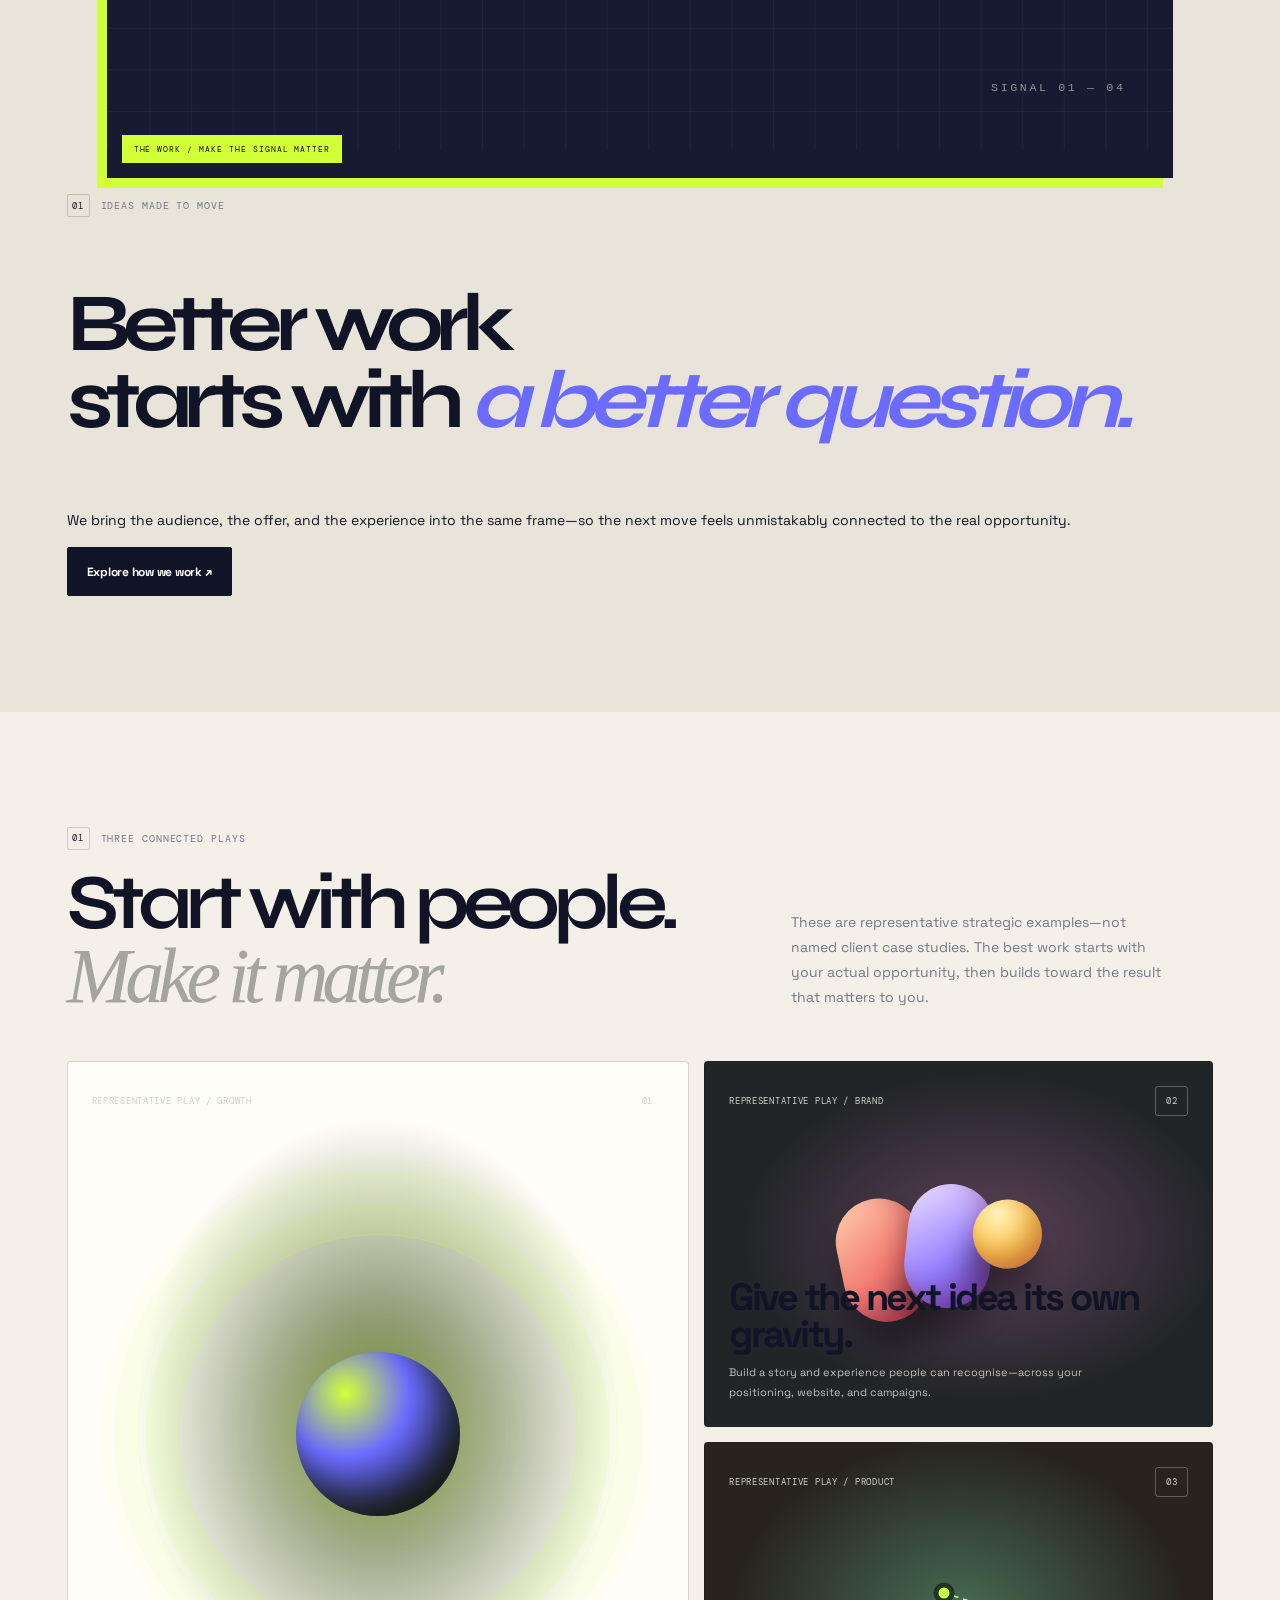
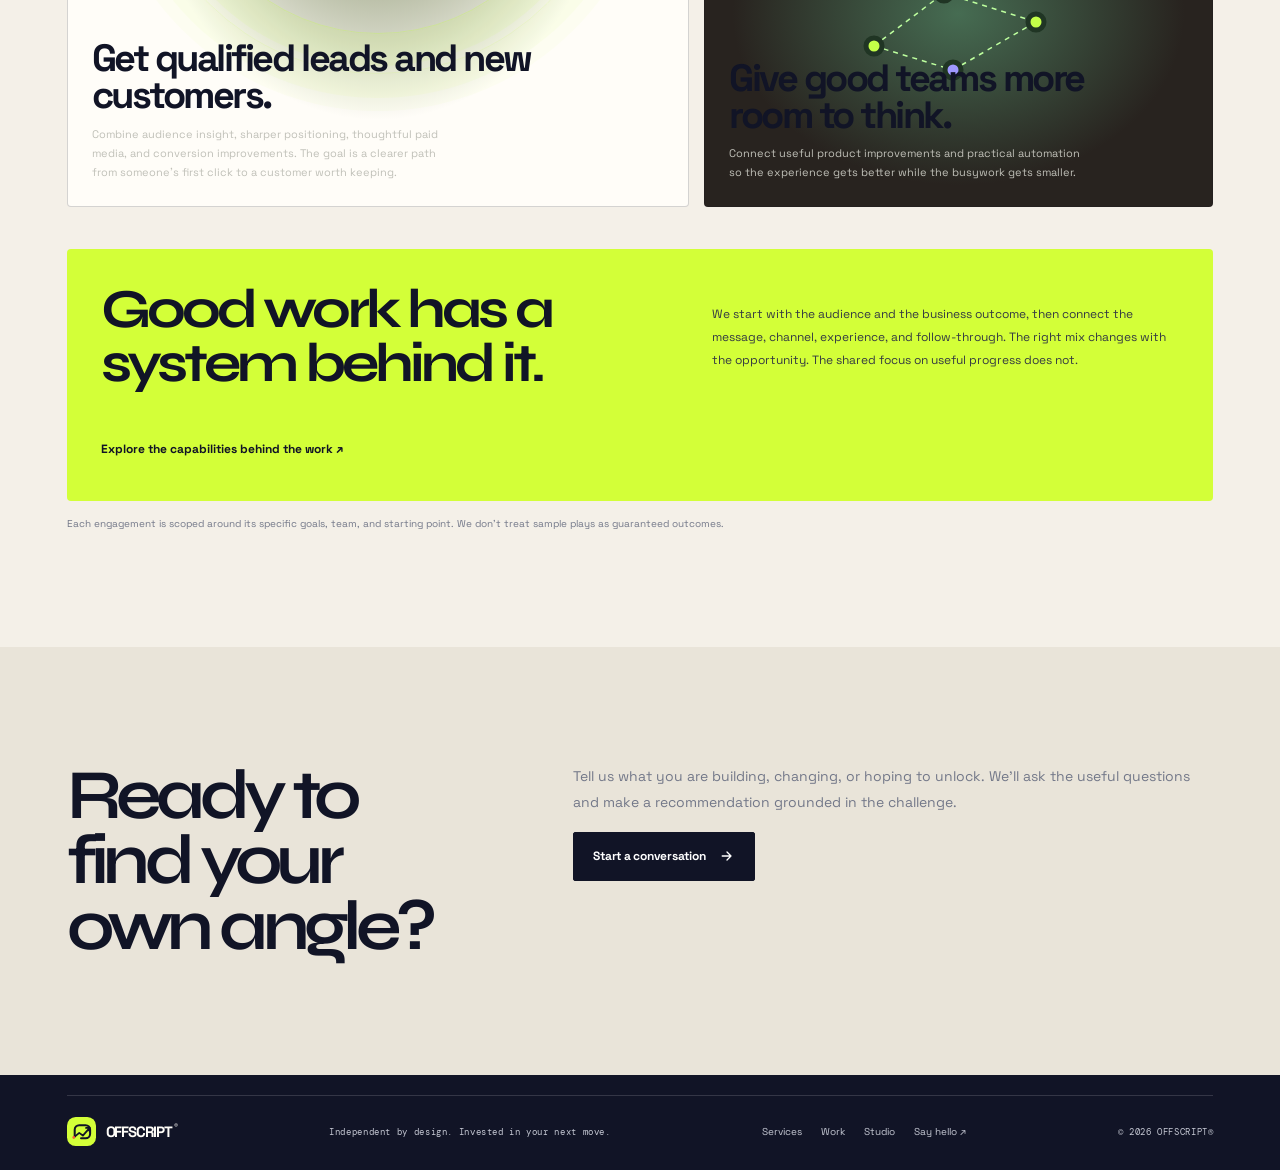
<file: outputs/work.html>
<!doctype html>
<html lang="en"><head><meta charset="UTF-8"><meta name="viewport" content="width=device-width,initial-scale=1"><meta name="theme-color" content="#0b1126"><meta name="description" content="Three representative OFFSCRIPT growth plays show how marketing, brand, product, and automation connect."><meta property="og:title" content="Growth work and creative thinking · OFFSCRIPT®"><meta property="og:description" content="Three representative OFFSCRIPT growth plays show how marketing, brand, product, and automation connect."><meta property="og:type" content="website"><title>Growth work and creative thinking · OFFSCRIPT®</title><link rel="icon" type="image/svg+xml" href="./assets/offscript-mark.svg"><link rel="preconnect" href="https://fonts.googleapis.com"><link rel="preconnect" href="https://fonts.gstatic.com" crossorigin><link href="https://fonts.googleapis.com/css2?family=DM+Mono:wght@400;500&family=Space+Grotesk:wght@400;500;600;700&family=Syne:wght@500;600;700;800&display=swap" rel="stylesheet"><link rel="stylesheet" href="./assets/offscript.css"><script defer src="./assets/offscript.js"></script></head><body data-base="./" data-active="work.html"><div data-site-header></div><main id="main">
<section class="inner-hero"><div class="wrap"><div class="breadcrumb"><a href="index.html">Home</a><b>↗</b><span>Work & thinking</span></div><div class="overline mono">A useful idea, put to work</div><h1>Make good work<br><em>go further.</em></h1><p class="lead">We plan campaigns that bring in leads, build digital experiences that convert, and create useful products and automations. These examples show the kinds of problems we solve.</p></div><div class="inner-hero-visual work-hero-graphic"><svg class="signal-art" viewBox="0 0 600 460" role="img" aria-label="Original growth marketing signal illustration" xmlns="http://www.w3.org/2000/svg"><defs><pattern id="grid-growth-marketing" width="28" height="28" patternUnits="userSpaceOnUse"><path d="M28 0H0V28" fill="none" stroke="#ffffff" stroke-opacity=".055"/></pattern></defs><rect width="600" height="460" fill="#171b31"/><rect width="600" height="460" fill="url(#grid-growth-marketing)"/><path d="M0 370H600" stroke="#ffffff" stroke-opacity=".08"/><path class="flow flow-a" d="M52 337C130 330 123 238 213 246s91 64 171 7 87-87 164-102"/><path class="flow flow-b" d="M48 170c92 4 125 108 209 96s98-78 166-40 78 19 130-12"/><circle class="node" cx="213" cy="246" r="12"/><circle class="node node-red" cx="384" cy="253" r="12"/><circle class="node node-target" cx="548" cy="151" r="21"/><path d="m539 151 7 7 13-16" class="tick"/><text x="52" y="385" class="art-label">ATTENTION → ACTION</text><text x="474" y="94" class="art-big">A/B TEST</text><style>.signal-art{display:block;width:100%;height:100%;font-family:Arial,sans-serif}.signal-art .flow,.signal-art .wire{fill:none;stroke:#d3ff38;stroke-width:3;stroke-linecap:round;stroke-dasharray:9 10;animation:svg-dash 15s linear infinite}.signal-art .flow-b{stroke:#fa5b3d;stroke-width:2;animation-direction:reverse}.signal-art .node{fill:#171b31;stroke:#d3ff38;stroke-width:3;transform-box:fill-box;transform-origin:center;animation:svg-pulse 3s infinite}.signal-art .node-red{stroke:#fa5b3d}.signal-art .node-target{fill:#d3ff38}.signal-art .frame{fill:#202640;stroke:#f4f0e8;stroke-width:2}.signal-art .panel{fill:#f4f0e8}.signal-art .stroke{fill:none;stroke:#707990;stroke-width:3;stroke-linecap:round}.signal-art .hot-stroke{fill:none;stroke:#fa5b3d;stroke-width:5;stroke-linecap:round}.signal-art .hot-fill{fill:#fa5b3d}.signal-art .lime-fill{fill:#d3ff38}.signal-art .violet-fill{fill:#6b6cff}.signal-art .tick{fill:none;stroke:#171b31;stroke-width:5;stroke-linecap:round;stroke-linejoin:round}.signal-art .wire{stroke:#6b6cff;stroke-width:4;stroke-dasharray:none}.signal-art .orbit{fill:none;stroke:#f4f0e8;stroke-width:1.5;stroke-dasharray:4 9;transform-origin:302px 220px;animation:svg-spin 32s linear infinite}.signal-art .orbit-two{stroke:#fa5b3d;stroke-dasharray:2 6;animation-direction:reverse}.signal-art .star{fill:#171b31}.signal-art .art-label{fill:#f4f0e8;font-size:11px;letter-spacing:2px;font-weight:700}.signal-art .art-big{fill:#d3ff38;font-size:36px;font-weight:700;letter-spacing:-2px}@keyframes svg-dash{to{stroke-dashoffset:-270}}@keyframes svg-pulse{50%{transform:scale(1.16)}}@keyframes svg-spin{to{transform:rotate(360deg)}}</style></svg></div><div class="inner-hero-accent" aria-hidden="true"></div></section>
<section class="section work-spotlight"><div class="wrap work-spread"><figure class="work-photo reveal image-reveal"><svg class="hero-signal" viewBox="0 0 820 670" role="img" aria-label="Animated customer journey showing scattered attention converging into measurable growth" xmlns="http://www.w3.org/2000/svg"><defs><pattern id="hero-grid" width="32" height="32" patternUnits="userSpaceOnUse"><path d="M32 0H0V32" fill="none" stroke="#fff" stroke-opacity=".06"/></pattern><linearGradient id="signal-gradient" x1="90" y1="540" x2="728" y2="110"><stop stop-color="#fa5b3d"/><stop offset=".52" stop-color="#d3ff38"/><stop offset="1" stop-color="#6b6cff"/></linearGradient></defs><rect width="820" height="670" fill="#171b31"/><rect width="820" height="670" fill="url(#hero-grid)"/><g fill="none" stroke-linecap="round"><path class="hero-route route-one" d="M38 518C156 503 125 392 242 397s117 73 223-9 126-100 306-226" stroke="url(#signal-gradient)" stroke-width="5" stroke-dasharray="8 12"/><path class="hero-route route-two" d="M40 215c125 6 152 154 259 143s125-87 209-48 135 14 263-103" stroke="#f4f0e8" stroke-opacity=".64" stroke-width="2" stroke-dasharray="2 11"/><path class="hero-route route-three" d="M92 87c75 124 90 185 173 200s126-22 159 90 83 129 251 153" stroke="#6b6cff" stroke-width="2" stroke-opacity=".9" stroke-dasharray="3 10"/></g><g class="hero-orbit" fill="none" stroke="#fff" stroke-opacity=".28"><circle cx="548" cy="331" r="132" stroke-dasharray="2 9"/><circle cx="548" cy="331" r="178" stroke-dasharray="1 14"/></g><g><circle class="hero-node node-red" cx="242" cy="397" r="12"/><circle class="hero-node node-lime" cx="465" cy="388" r="13"/><circle class="hero-node node-blue" cx="548" cy="331" r="20"/><circle cx="548" cy="331" r="53" fill="#171b31" stroke="#d3ff38" stroke-width="2"/><circle cx="548" cy="331" r="38" fill="#d3ff38"/><path d="m532 331 11 11 22-25" fill="none" stroke="#171b31" stroke-width="5" stroke-linecap="round" stroke-linejoin="round"/></g><g class="hero-labels" fill="#f4f0e8" font-family="Arial,sans-serif" font-size="10" letter-spacing="2"><text x="50" y="554">ATTENTION</text><text x="191" y="354">INTEREST</text><text x="422" y="431">INTENT</text><text x="602" y="273">REVENUE</text></g><text x="44" y="49" fill="#d3ff38" font-family="monospace" font-size="9" letter-spacing="2">THE CUSTOMER JOURNEY / REWIRED</text><text x="680" y="625" fill="#f4f0e8" fill-opacity=".55" font-family="monospace" font-size="9" letter-spacing="2">SIGNAL 01 — 04</text></svg><figcaption class="mono">THE WORK / MAKE THE SIGNAL MATTER</figcaption></figure><div class="work-spread-copy reveal"><div class="eyebrow mono"><span class="index">01</span> Ideas made to move</div><h2>Better work<br>starts with <em>a better question.</em></h2><p>We bring the audience, the offer, and the experience into the same frame—so the next move feels unmistakably connected to the real opportunity.</p><a class="button" href="services.html">Explore how we work ↗</a></div></div></section><section class="section"><div class="wrap"><div class="section-header reveal"><div><div class="eyebrow mono"><span class="index">01</span> Three connected plays</div><h2>Start with people.<br><em class="muted">Make it matter.</em></h2></div><p>These are representative strategic examples—not named client case studies. The best work starts with your actual opportunity, then builds toward the result that matters to you.</p></div><div class="case-grid"><article class="case-card reveal" id="demand"><div class="case-meta"><span>Representative play / Growth</span><span class="case-pill">01</span></div><div class="case-art"><span class="case-orb"></span></div><div class="case-copy"><h3>Get qualified leads and new customers.</h3><p>Combine audience insight, sharper positioning, thoughtful paid media, and conversion improvements. The goal is a clearer path from someone’s first click to a customer worth keeping.</p></div></article><article class="case-card reveal" id="distinctive"><div class="case-meta"><span>Representative play / Brand</span><span class="case-pill">02</span></div><div class="case-art"><div class="case-sculpture"><i></i><i></i><i></i></div></div><div class="case-copy"><h3>Give the next idea its own gravity.</h3><p>Build a story and experience people can recognise—across your positioning, website, and campaigns.</p></div></article><article class="case-card reveal" id="connected"><div class="case-meta"><span>Representative play / Product</span><span class="case-pill">03</span></div><div class="case-art"><div class="case-network"><svg viewBox="0 0 216 132"><line x1="23" y1="87" x2="93" y2="34"/><line x1="93" y1="34" x2="185" y2="63"/><line x1="23" y1="87" x2="102" y2="111"/><line x1="102" y1="111" x2="185" y2="63"/><circle cx="23" cy="87" r="8"/><circle cx="93" cy="34" r="8"/><circle cx="102" cy="111" r="8"/><circle cx="185" cy="63" r="8"/></svg></div></div><div class="case-copy"><h3>Give good teams more room to think.</h3><p>Connect useful product improvements and practical automation so the experience gets better while the busywork gets smaller.</p></div></article></div><div class="about-highlight reveal" style="margin-top:42px"><h3>Good work has a system behind it.</h3><p>We start with the audience and the business outcome, then connect the message, channel, experience, and follow-through. The right mix changes with the opportunity. The shared focus on useful progress does not.</p><a class="text-link" href="services.html">Explore the capabilities behind the work ↗</a></div><p class="form-note">Each engagement is scoped around its specific goals, team, and starting point. We don’t treat sample plays as guaranteed outcomes.</p></div></section>
<section class="section section-soft"><div class="wrap intro-grid reveal"><h2 class="intro-title">Ready to<br>find your<br>own angle?</h2><div class="intro-copy"><p>Tell us what you are building, changing, or hoping to unlock. We’ll ask the useful questions and make a recommendation grounded in the challenge.</p><a class="button" href="contact.html">Start a conversation <svg viewBox="0 0 20 20" fill="none" aria-hidden="true"><path d="M4 10h11m-5-5 5 5-5 5" stroke="currentColor" stroke-width="1.6" stroke-linecap="round" stroke-linejoin="round"/></svg></a></div></div></section>
</main><div data-site-footer></div></body></html>
</file>
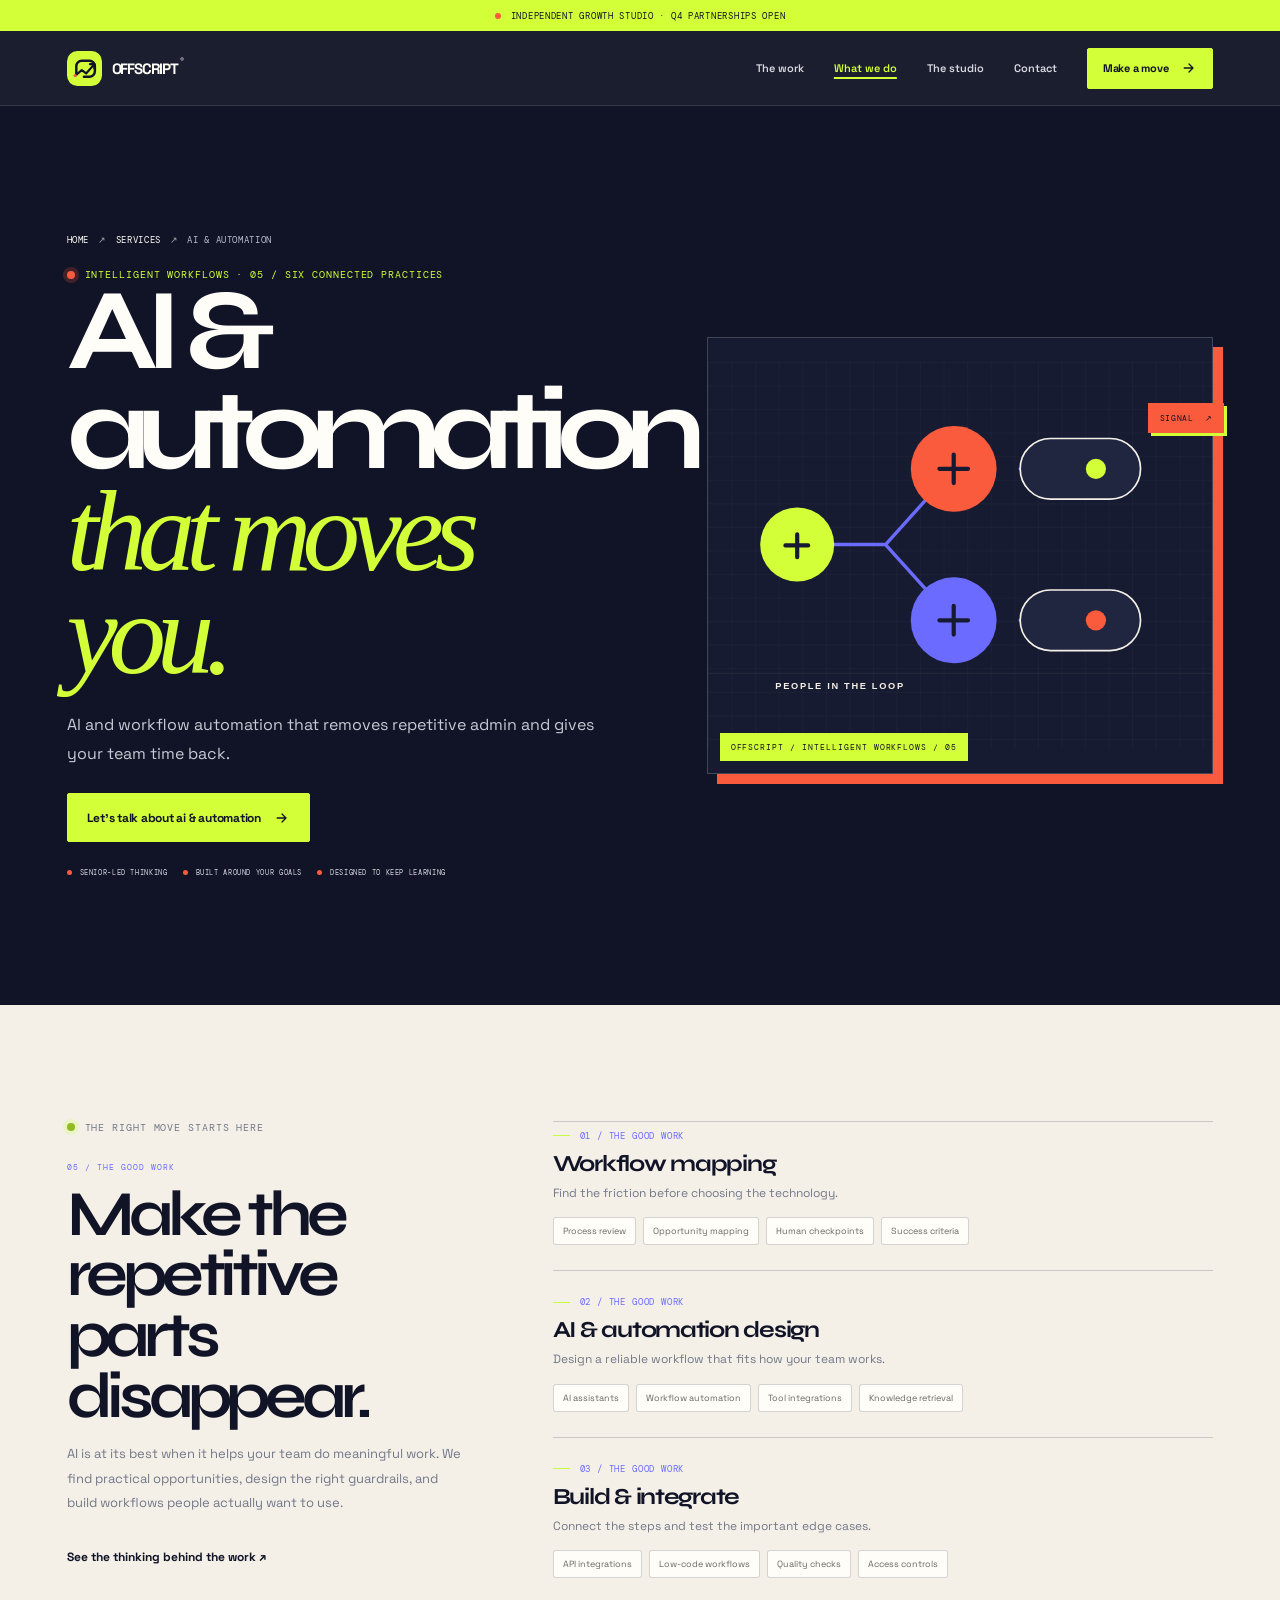
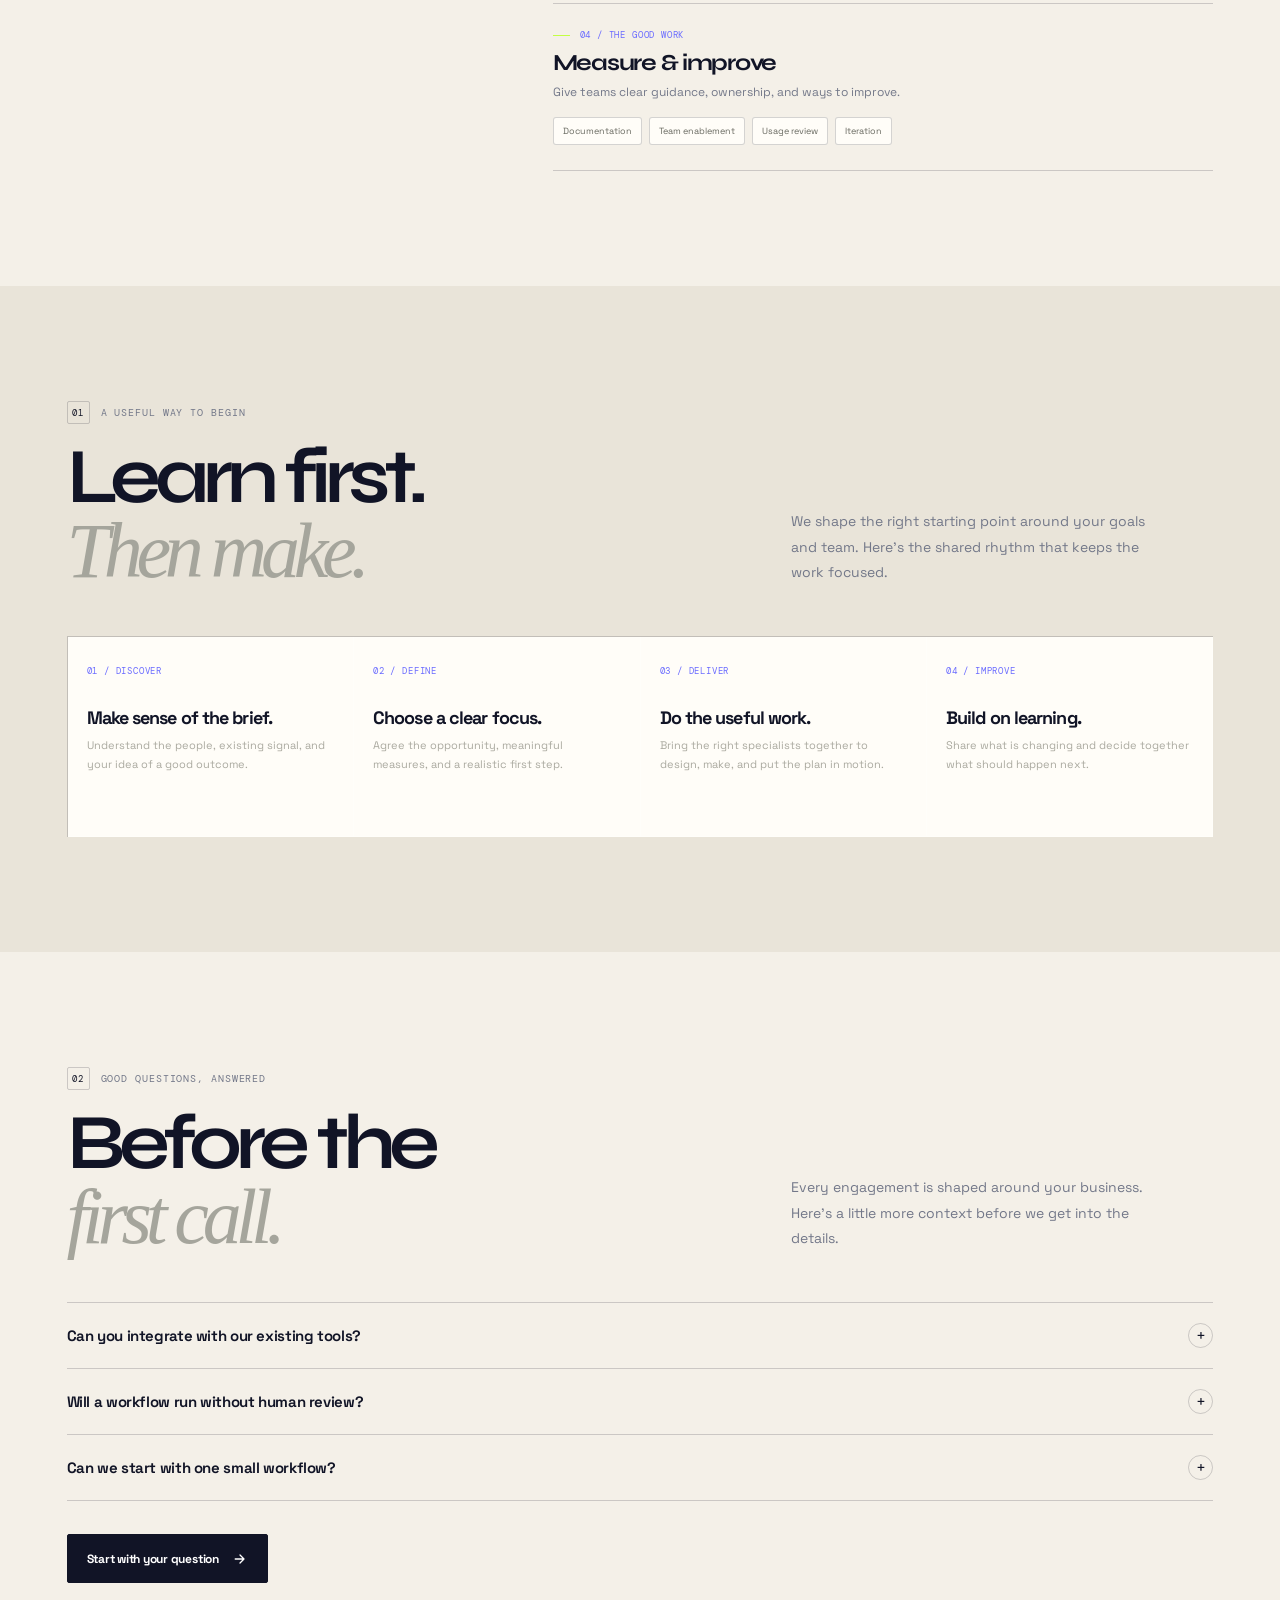
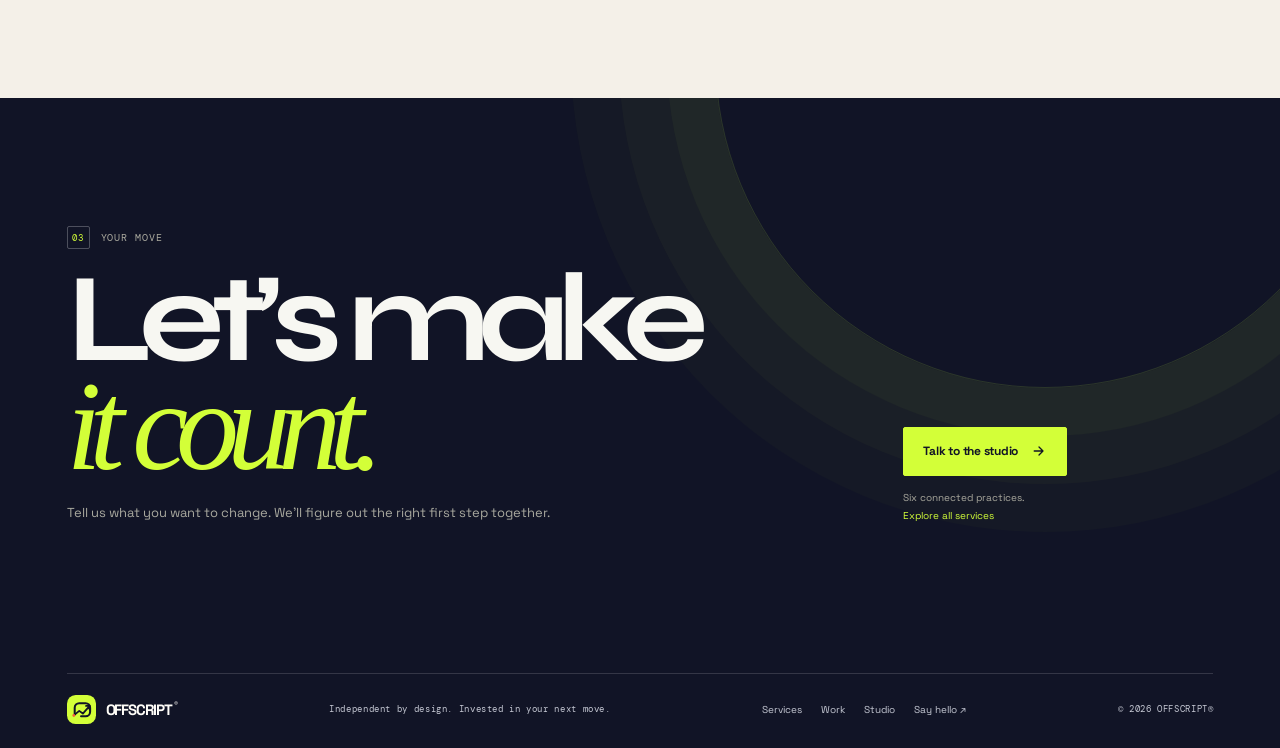
<file: outputs/services/ai-automation.html>
<!doctype html>
<html lang="en"><head><meta charset="UTF-8"><meta name="viewport" content="width=device-width,initial-scale=1"><meta name="theme-color" content="#0b1126"><meta name="description" content="Explore OFFSCRIPT ai & automation services: AI and workflow automation that removes repetitive admin and gives your team time back."><meta property="og:title" content="AI & automation · OFFSCRIPT®"><meta property="og:description" content="Explore OFFSCRIPT ai & automation services: AI and workflow automation that removes repetitive admin and gives your team time back."><meta property="og:type" content="website"><title>AI & automation · OFFSCRIPT®</title><link rel="icon" type="image/svg+xml" href="../assets/offscript-mark.svg"><link rel="preconnect" href="https://fonts.googleapis.com"><link rel="preconnect" href="https://fonts.gstatic.com" crossorigin><link href="https://fonts.googleapis.com/css2?family=DM+Mono:wght@400;500&family=Space+Grotesk:wght@400;500;600;700&family=Syne:wght@500;600;700;800&display=swap" rel="stylesheet"><link rel="stylesheet" href="../assets/offscript.css"><script defer src="../assets/offscript.js"></script></head><body data-base="../" data-active="services.html"><div data-site-header></div><main id="main">
<section class="inner-hero service-page-hero"><div class="wrap service-hero-grid"><div class="service-hero-copy"><div class="breadcrumb"><a href="../index.html">Home</a><b>↗</b><a href="../services.html">Services</a><b>↗</b><span>AI & automation</span></div><div class="overline mono">INTELLIGENT WORKFLOWS · 05 / SIX CONNECTED PRACTICES</div><h1>AI & automation<br><em>that moves you.</em></h1><p class="lead">AI and workflow automation that removes repetitive admin and gives your team time back.</p><a class="button" href="../contact.html">Let’s talk about ai & automation <svg viewBox="0 0 20 20" fill="none" aria-hidden="true"><path d="M4 10h11m-5-5 5 5-5 5" stroke="currentColor" stroke-width="1.6" stroke-linecap="round" stroke-linejoin="round"/></svg></a><div class="service-proof mono"><span>Senior-led thinking</span><span>Built around your goals</span><span>Designed to keep learning</span></div></div><figure class="service-hero-art"><svg class="signal-art" viewBox="0 0 600 460" role="img" aria-label="Original ai automation signal illustration" xmlns="http://www.w3.org/2000/svg"><defs><pattern id="grid-ai-automation" width="28" height="28" patternUnits="userSpaceOnUse"><path d="M28 0H0V28" fill="none" stroke="#ffffff" stroke-opacity=".055"/></pattern></defs><rect width="600" height="460" fill="#171b31"/><rect width="600" height="460" fill="url(#grid-ai-automation)"/><path d="M0 370H600" stroke="#ffffff" stroke-opacity=".08"/><path d="M106 217h105M211 217 292 127M211 217l81 90M371 127h115M371 307h115" class="wire"/><circle cx="106" cy="217" r="44" class="lime-fill"/><path d="M92 218h27m-13-13v27" class="tick"/><circle cx="292" cy="127" r="51" class="hot-fill"/><path d="M275 127h34m-17-17v34" class="tick"/><circle cx="292" cy="307" r="51" class="violet-fill"/><path d="M275 307h34m-17-17v34" class="tick"/><rect x="371" y="91" width="143" height="72" rx="36" class="frame"/><rect x="371" y="271" width="143" height="72" rx="36" class="frame"/><circle cx="461" cy="127" r="12" class="lime-fill"/><circle cx="461" cy="307" r="12" class="hot-fill"/><text x="80" y="389" class="art-label">PEOPLE IN THE LOOP</text><style>.signal-art{display:block;width:100%;height:100%;font-family:Arial,sans-serif}.signal-art .flow,.signal-art .wire{fill:none;stroke:#d3ff38;stroke-width:3;stroke-linecap:round;stroke-dasharray:9 10;animation:svg-dash 15s linear infinite}.signal-art .flow-b{stroke:#fa5b3d;stroke-width:2;animation-direction:reverse}.signal-art .node{fill:#171b31;stroke:#d3ff38;stroke-width:3;transform-box:fill-box;transform-origin:center;animation:svg-pulse 3s infinite}.signal-art .node-red{stroke:#fa5b3d}.signal-art .node-target{fill:#d3ff38}.signal-art .frame{fill:#202640;stroke:#f4f0e8;stroke-width:2}.signal-art .panel{fill:#f4f0e8}.signal-art .stroke{fill:none;stroke:#707990;stroke-width:3;stroke-linecap:round}.signal-art .hot-stroke{fill:none;stroke:#fa5b3d;stroke-width:5;stroke-linecap:round}.signal-art .hot-fill{fill:#fa5b3d}.signal-art .lime-fill{fill:#d3ff38}.signal-art .violet-fill{fill:#6b6cff}.signal-art .tick{fill:none;stroke:#171b31;stroke-width:5;stroke-linecap:round;stroke-linejoin:round}.signal-art .wire{stroke:#6b6cff;stroke-width:4;stroke-dasharray:none}.signal-art .orbit{fill:none;stroke:#f4f0e8;stroke-width:1.5;stroke-dasharray:4 9;transform-origin:302px 220px;animation:svg-spin 32s linear infinite}.signal-art .orbit-two{stroke:#fa5b3d;stroke-dasharray:2 6;animation-direction:reverse}.signal-art .star{fill:#171b31}.signal-art .art-label{fill:#f4f0e8;font-size:11px;letter-spacing:2px;font-weight:700}.signal-art .art-big{fill:#d3ff38;font-size:36px;font-weight:700;letter-spacing:-2px}@keyframes svg-dash{to{stroke-dashoffset:-270}}@keyframes svg-pulse{50%{transform:scale(1.16)}}@keyframes svg-spin{to{transform:rotate(360deg)}}</style></svg><figcaption class="service-art-caption mono">OFFSCRIPT / INTELLIGENT WORKFLOWS / 05</figcaption><span class="service-art-marker mono">SIGNAL&nbsp; ↗</span></figure></div></section>
<section class="section wrap"><div class="feature-layout"><div class="service-editorial-rail reveal"><div class="overline mono">The right move starts here</div><span class="service-runner mono">05 / THE GOOD WORK</span><h2 class="intro-title">Make the repetitive parts disappear.</h2><p>AI is at its best when it helps your team do meaningful work. We find practical opportunities, design the right guardrails, and build workflows people actually want to use.</p><a class="text-link" href="../work.html">See the thinking behind the work ↗</a></div><div class="service-details reveal"><article class="service-detail reveal"><div class="mono">01 / THE GOOD WORK</div><h3>Workflow mapping</h3><p>Find the friction before choosing the technology.</p><ul><li>Process review</li><li>Opportunity mapping</li><li>Human checkpoints</li><li>Success criteria</li></ul></article><article class="service-detail reveal"><div class="mono">02 / THE GOOD WORK</div><h3>AI & automation design</h3><p>Design a reliable workflow that fits how your team works.</p><ul><li>AI assistants</li><li>Workflow automation</li><li>Tool integrations</li><li>Knowledge retrieval</li></ul></article><article class="service-detail reveal"><div class="mono">03 / THE GOOD WORK</div><h3>Build & integrate</h3><p>Connect the steps and test the important edge cases.</p><ul><li>API integrations</li><li>Low-code workflows</li><li>Quality checks</li><li>Access controls</li></ul></article><article class="service-detail reveal"><div class="mono">04 / THE GOOD WORK</div><h3>Measure & improve</h3><p>Give teams clear guidance, ownership, and ways to improve.</p><ul><li>Documentation</li><li>Team enablement</li><li>Usage review</li><li>Iteration</li></ul></article></div></div></section>
<section class="section section-soft"><div class="wrap"><div class="section-header reveal"><div><div class="eyebrow mono"><span class="index">01</span> A useful way to begin</div><h2>Learn first.<br><em class="muted">Then make.</em></h2></div><p>We shape the right starting point around your goals and team. Here’s the shared rhythm that keeps the work focused.</p></div><div class="timeline"><article class="timeline-step"><span class="mono">01 / DISCOVER</span><h3>Make sense of the brief.</h3><p>Understand the people, existing signal, and your idea of a good outcome.</p></article><article class="timeline-step"><span class="mono">02 / DEFINE</span><h3>Choose a clear focus.</h3><p>Agree the opportunity, meaningful measures, and a realistic first step.</p></article><article class="timeline-step"><span class="mono">03 / DELIVER</span><h3>Do the useful work.</h3><p>Bring the right specialists together to design, make, and put the plan in motion.</p></article><article class="timeline-step"><span class="mono">04 / IMPROVE</span><h3>Build on learning.</h3><p>Share what is changing and decide together what should happen next.</p></article></div></div></section>
<section class="section wrap"><div class="section-header reveal"><div><div class="eyebrow mono"><span class="index">02</span> Good questions, answered</div><h2>Before the<br><em class="muted">first call.</em></h2></div><p>Every engagement is shaped around your business. Here’s a little more context before we get into the details.</p></div><div class="faq-list reveal"><details><summary>Can you integrate with our existing tools?</summary><p>We start with the systems already in use and assess what can connect securely and reliably before we recommend a build.</p></details><details><summary>Will a workflow run without human review?</summary><p>Only when the task and risk make that appropriate. We design human checkpoints where review or approval adds important assurance.</p></details><details><summary>Can we start with one small workflow?</summary><p>Yes. A focused pilot is often the clearest way to learn what works and where automation can create value.</p></details></div><div style="margin-top:33px"><a class="button" href="../contact.html">Start with your question <svg viewBox="0 0 20 20" fill="none" aria-hidden="true"><path d="M4 10h11m-5-5 5 5-5 5" stroke="currentColor" stroke-width="1.6" stroke-linecap="round" stroke-linejoin="round"/></svg></a></div></section>
<section class="cta-band"><div class="wrap cta-inner"><div class="reveal"><div class="eyebrow mono"><span class="index">03</span> Your move</div><h2>Let’s make<br><em>it count.</em></h2><p class="cta-copy">Tell us what you want to change. We’ll figure out the right first step together.</p></div><div class="cta-actions reveal"><a class="button button-lime" href="../contact.html?service=ai-automation">Talk to the studio <svg viewBox="0 0 20 20" fill="none" aria-hidden="true"><path d="M4 10h11m-5-5 5 5-5 5" stroke="currentColor" stroke-width="1.6" stroke-linecap="round" stroke-linejoin="round"/></svg></a><p>Six connected practices.<br><a href="../services.html">Explore all services</a></p></div></div></section></main><div data-site-footer></div></body></html>
</file>
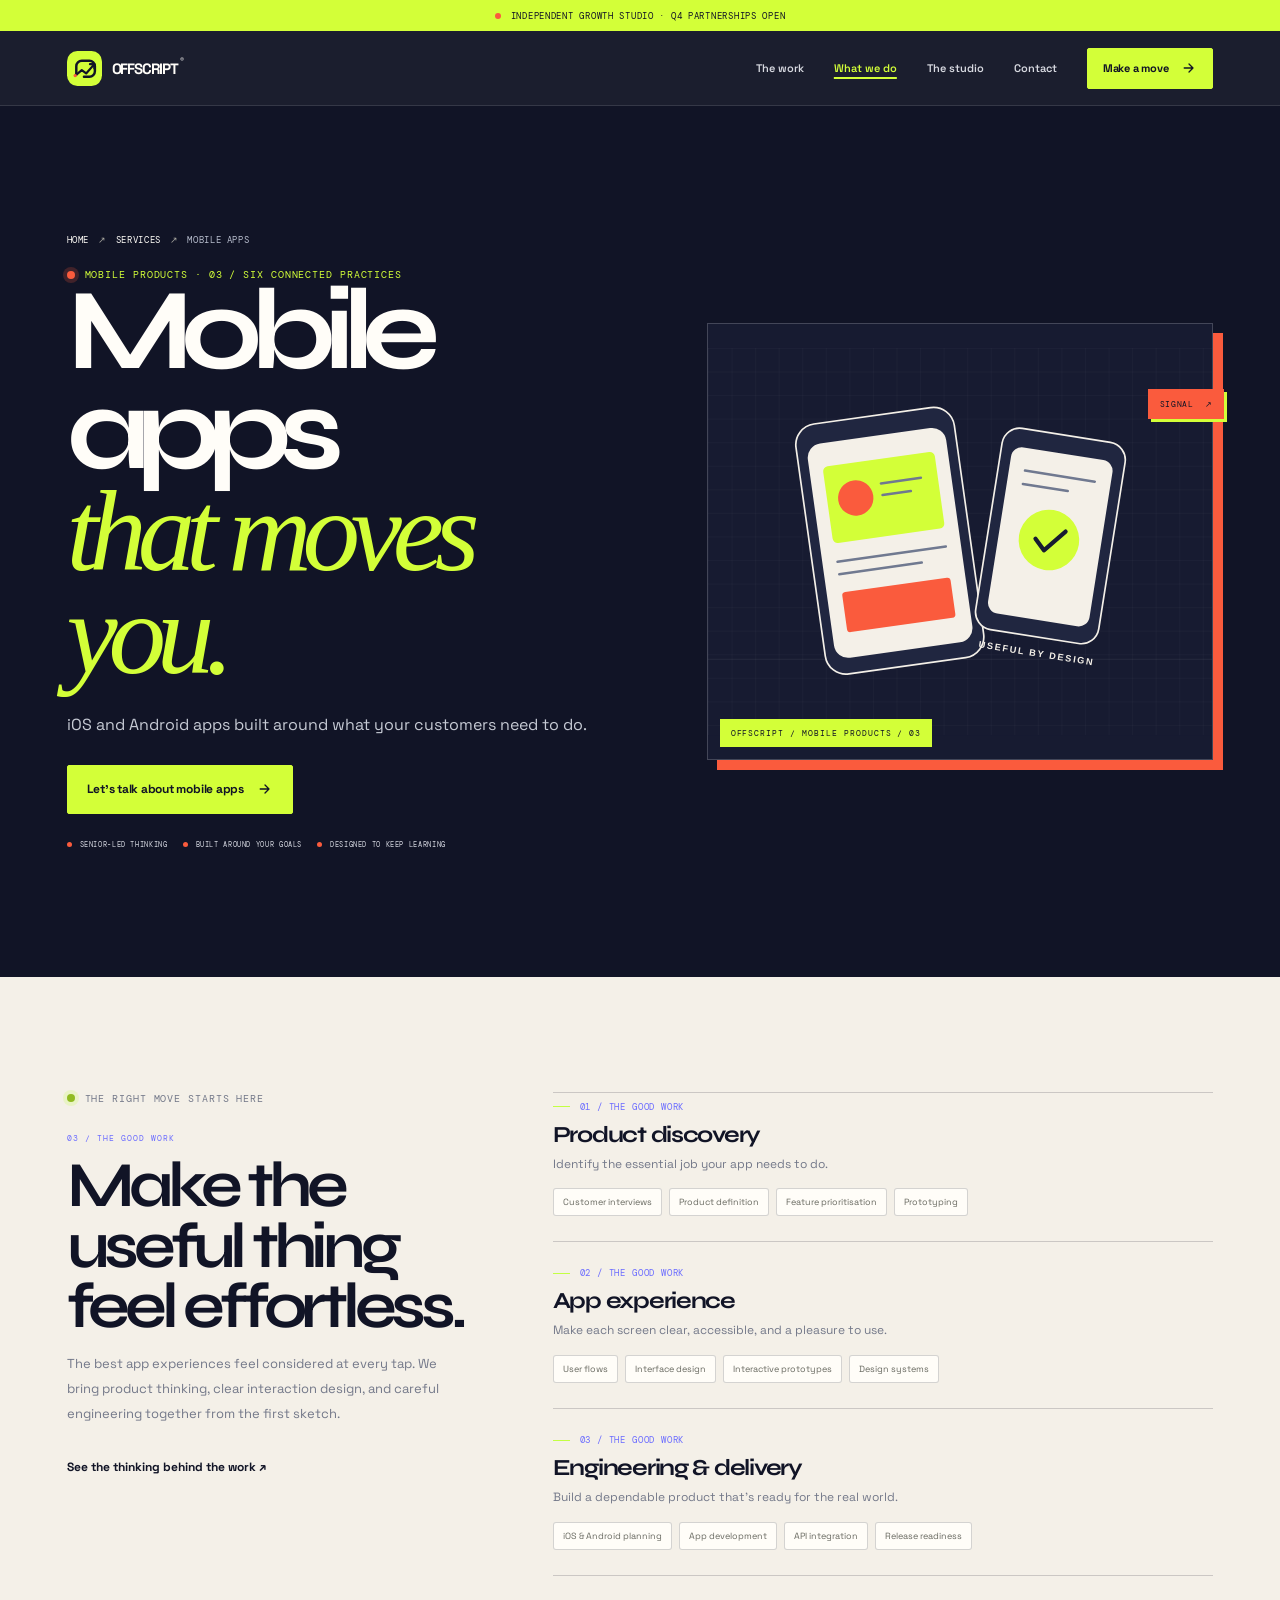
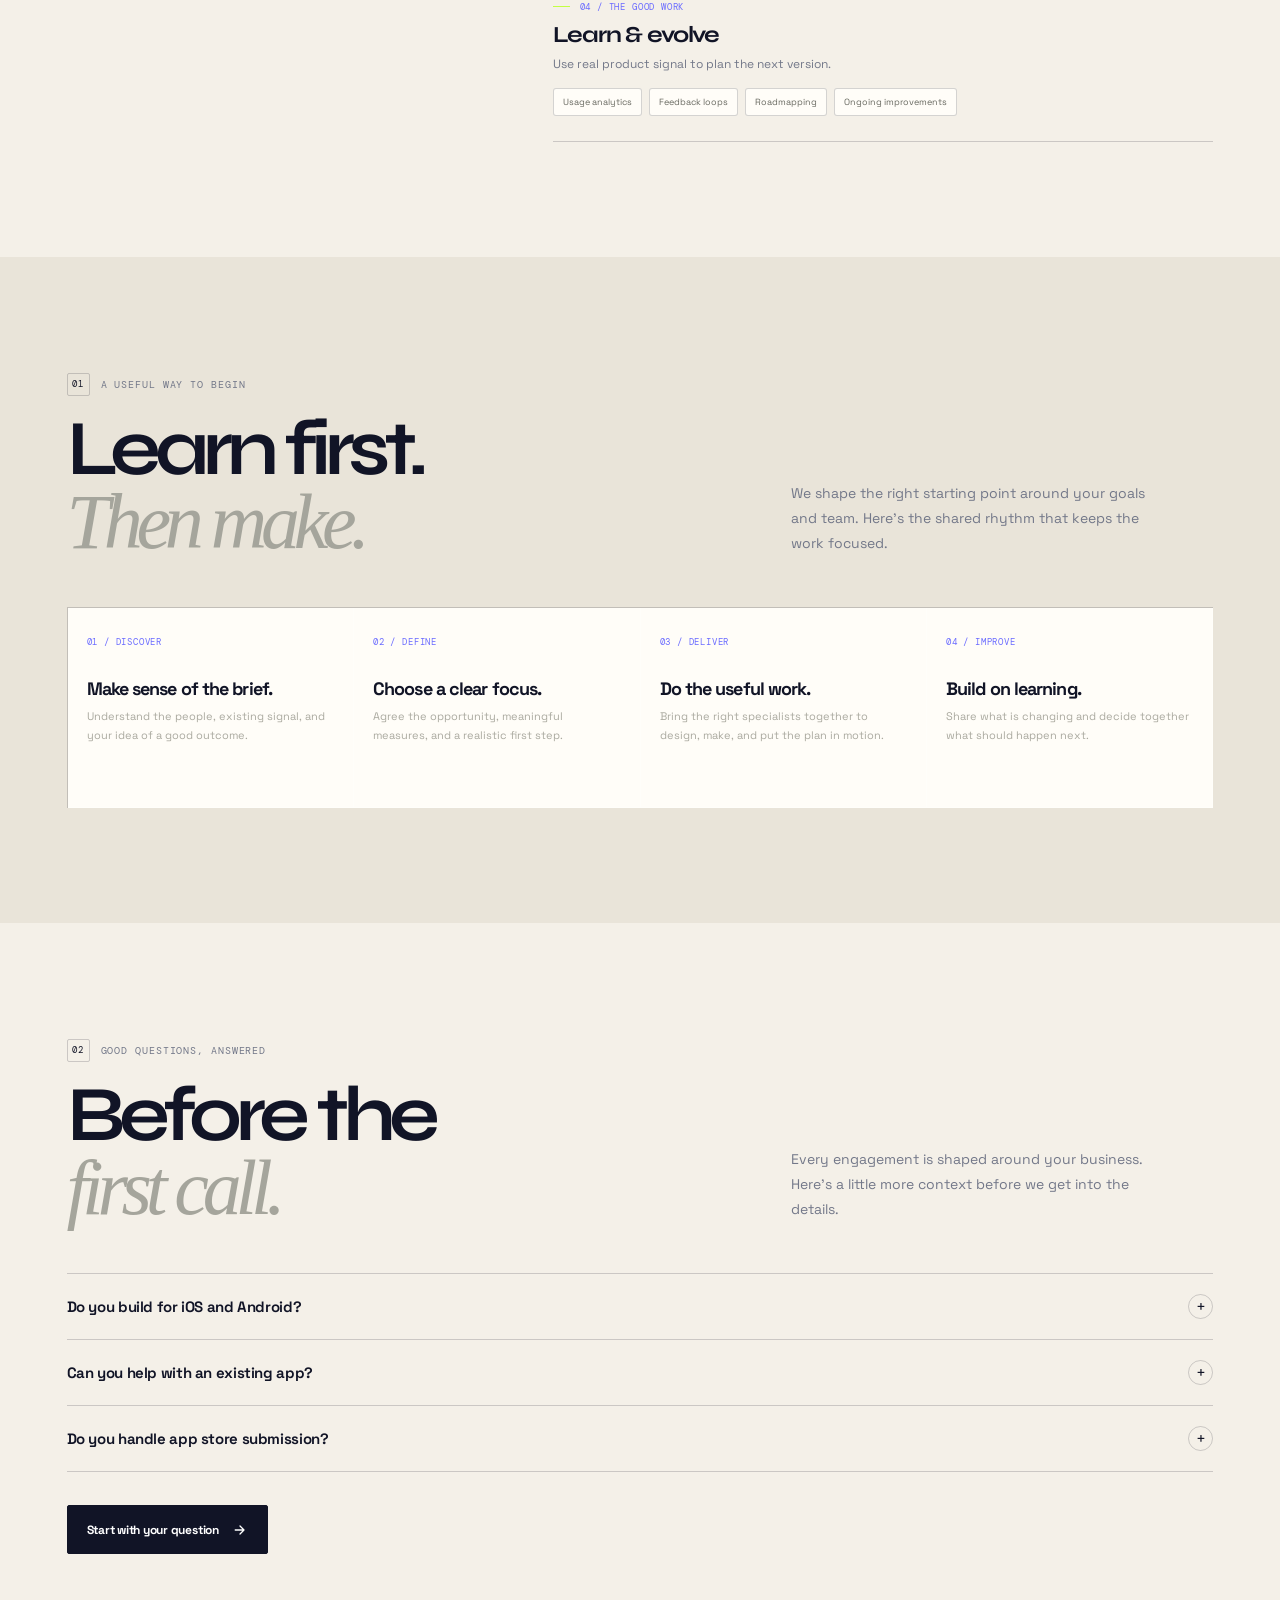
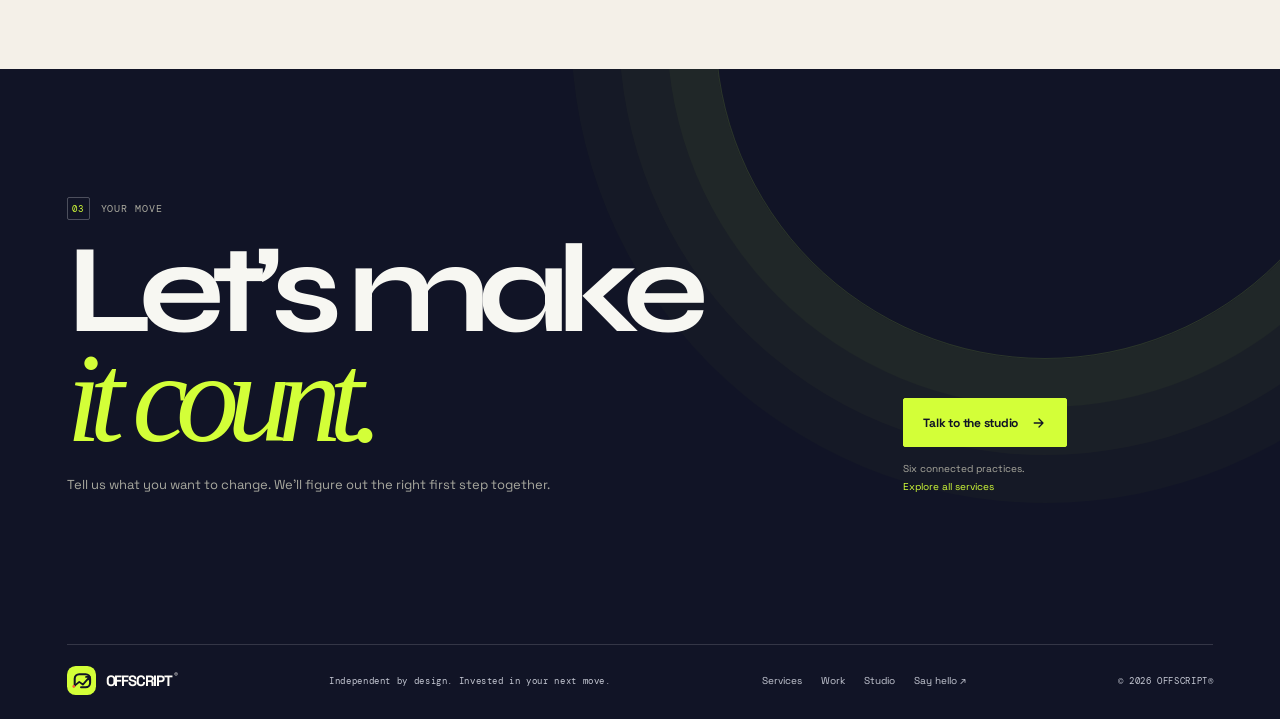
<file: outputs/services/app-development.html>
<!doctype html>
<html lang="en"><head><meta charset="UTF-8"><meta name="viewport" content="width=device-width,initial-scale=1"><meta name="theme-color" content="#0b1126"><meta name="description" content="Explore OFFSCRIPT mobile apps services: iOS and Android apps built around what your customers need to do."><meta property="og:title" content="Mobile apps · OFFSCRIPT®"><meta property="og:description" content="Explore OFFSCRIPT mobile apps services: iOS and Android apps built around what your customers need to do."><meta property="og:type" content="website"><title>Mobile apps · OFFSCRIPT®</title><link rel="icon" type="image/svg+xml" href="../assets/offscript-mark.svg"><link rel="preconnect" href="https://fonts.googleapis.com"><link rel="preconnect" href="https://fonts.gstatic.com" crossorigin><link href="https://fonts.googleapis.com/css2?family=DM+Mono:wght@400;500&family=Space+Grotesk:wght@400;500;600;700&family=Syne:wght@500;600;700;800&display=swap" rel="stylesheet"><link rel="stylesheet" href="../assets/offscript.css"><script defer src="../assets/offscript.js"></script></head><body data-base="../" data-active="services.html"><div data-site-header></div><main id="main">
<section class="inner-hero service-page-hero"><div class="wrap service-hero-grid"><div class="service-hero-copy"><div class="breadcrumb"><a href="../index.html">Home</a><b>↗</b><a href="../services.html">Services</a><b>↗</b><span>Mobile apps</span></div><div class="overline mono">MOBILE PRODUCTS · 03 / SIX CONNECTED PRACTICES</div><h1>Mobile apps<br><em>that moves you.</em></h1><p class="lead">iOS and Android apps built around what your customers need to do.</p><a class="button" href="../contact.html">Let’s talk about mobile apps <svg viewBox="0 0 20 20" fill="none" aria-hidden="true"><path d="M4 10h11m-5-5 5 5-5 5" stroke="currentColor" stroke-width="1.6" stroke-linecap="round" stroke-linejoin="round"/></svg></a><div class="service-proof mono"><span>Senior-led thinking</span><span>Built around your goals</span><span>Designed to keep learning</span></div></div><figure class="service-hero-art"><svg class="signal-art" viewBox="0 0 600 460" role="img" aria-label="Original app development signal illustration" xmlns="http://www.w3.org/2000/svg"><defs><pattern id="grid-app-development" width="28" height="28" patternUnits="userSpaceOnUse"><path d="M28 0H0V28" fill="none" stroke="#ffffff" stroke-opacity=".055"/></pattern></defs><rect width="600" height="460" fill="#171b31"/><rect width="600" height="460" fill="url(#grid-app-development)"/><path d="M0 370H600" stroke="#ffffff" stroke-opacity=".08"/><g transform="rotate(-8 238 220)"><rect x="120" y="76" width="190" height="300" rx="25" class="frame"/><rect x="132" y="100" width="166" height="257" rx="17" class="panel"/><rect x="148" y="128" width="134" height="92" rx="6" class="lime-fill"/><circle cx="182" cy="170" r="21" class="hot-fill"/><path d="M214 157h48M214 171h34M150 242h130M150 257h99" class="stroke"/><rect x="150" y="279" width="130" height="48" rx="4" class="hot-fill"/></g><g transform="rotate(9 405 210)"><rect x="335" y="102" width="148" height="242" rx="21" class="frame"/><rect x="348" y="124" width="122" height="200" rx="13" class="panel"/><path d="M367 151h84M367 167h54" class="stroke"/><circle cx="408" cy="228" r="36" class="lime-fill"/><path d="m392 229 12 12 22-26" class="tick"/><text x="345" y="367" class="art-label">USEFUL BY DESIGN</text></g><style>.signal-art{display:block;width:100%;height:100%;font-family:Arial,sans-serif}.signal-art .flow,.signal-art .wire{fill:none;stroke:#d3ff38;stroke-width:3;stroke-linecap:round;stroke-dasharray:9 10;animation:svg-dash 15s linear infinite}.signal-art .flow-b{stroke:#fa5b3d;stroke-width:2;animation-direction:reverse}.signal-art .node{fill:#171b31;stroke:#d3ff38;stroke-width:3;transform-box:fill-box;transform-origin:center;animation:svg-pulse 3s infinite}.signal-art .node-red{stroke:#fa5b3d}.signal-art .node-target{fill:#d3ff38}.signal-art .frame{fill:#202640;stroke:#f4f0e8;stroke-width:2}.signal-art .panel{fill:#f4f0e8}.signal-art .stroke{fill:none;stroke:#707990;stroke-width:3;stroke-linecap:round}.signal-art .hot-stroke{fill:none;stroke:#fa5b3d;stroke-width:5;stroke-linecap:round}.signal-art .hot-fill{fill:#fa5b3d}.signal-art .lime-fill{fill:#d3ff38}.signal-art .violet-fill{fill:#6b6cff}.signal-art .tick{fill:none;stroke:#171b31;stroke-width:5;stroke-linecap:round;stroke-linejoin:round}.signal-art .wire{stroke:#6b6cff;stroke-width:4;stroke-dasharray:none}.signal-art .orbit{fill:none;stroke:#f4f0e8;stroke-width:1.5;stroke-dasharray:4 9;transform-origin:302px 220px;animation:svg-spin 32s linear infinite}.signal-art .orbit-two{stroke:#fa5b3d;stroke-dasharray:2 6;animation-direction:reverse}.signal-art .star{fill:#171b31}.signal-art .art-label{fill:#f4f0e8;font-size:11px;letter-spacing:2px;font-weight:700}.signal-art .art-big{fill:#d3ff38;font-size:36px;font-weight:700;letter-spacing:-2px}@keyframes svg-dash{to{stroke-dashoffset:-270}}@keyframes svg-pulse{50%{transform:scale(1.16)}}@keyframes svg-spin{to{transform:rotate(360deg)}}</style></svg><figcaption class="service-art-caption mono">OFFSCRIPT / MOBILE PRODUCTS / 03</figcaption><span class="service-art-marker mono">SIGNAL&nbsp; ↗</span></figure></div></section>
<section class="section wrap"><div class="feature-layout"><div class="service-editorial-rail reveal"><div class="overline mono">The right move starts here</div><span class="service-runner mono">03 / THE GOOD WORK</span><h2 class="intro-title">Make the useful thing feel effortless.</h2><p>The best app experiences feel considered at every tap. We bring product thinking, clear interaction design, and careful engineering together from the first sketch.</p><a class="text-link" href="../work.html">See the thinking behind the work ↗</a></div><div class="service-details reveal"><article class="service-detail reveal"><div class="mono">01 / THE GOOD WORK</div><h3>Product discovery</h3><p>Identify the essential job your app needs to do.</p><ul><li>Customer interviews</li><li>Product definition</li><li>Feature prioritisation</li><li>Prototyping</li></ul></article><article class="service-detail reveal"><div class="mono">02 / THE GOOD WORK</div><h3>App experience</h3><p>Make each screen clear, accessible, and a pleasure to use.</p><ul><li>User flows</li><li>Interface design</li><li>Interactive prototypes</li><li>Design systems</li></ul></article><article class="service-detail reveal"><div class="mono">03 / THE GOOD WORK</div><h3>Engineering & delivery</h3><p>Build a dependable product that’s ready for the real world.</p><ul><li>iOS & Android planning</li><li>App development</li><li>API integration</li><li>Release readiness</li></ul></article><article class="service-detail reveal"><div class="mono">04 / THE GOOD WORK</div><h3>Learn & evolve</h3><p>Use real product signal to plan the next version.</p><ul><li>Usage analytics</li><li>Feedback loops</li><li>Roadmapping</li><li>Ongoing improvements</li></ul></article></div></div></section>
<section class="section section-soft"><div class="wrap"><div class="section-header reveal"><div><div class="eyebrow mono"><span class="index">01</span> A useful way to begin</div><h2>Learn first.<br><em class="muted">Then make.</em></h2></div><p>We shape the right starting point around your goals and team. Here’s the shared rhythm that keeps the work focused.</p></div><div class="timeline"><article class="timeline-step"><span class="mono">01 / DISCOVER</span><h3>Make sense of the brief.</h3><p>Understand the people, existing signal, and your idea of a good outcome.</p></article><article class="timeline-step"><span class="mono">02 / DEFINE</span><h3>Choose a clear focus.</h3><p>Agree the opportunity, meaningful measures, and a realistic first step.</p></article><article class="timeline-step"><span class="mono">03 / DELIVER</span><h3>Do the useful work.</h3><p>Bring the right specialists together to design, make, and put the plan in motion.</p></article><article class="timeline-step"><span class="mono">04 / IMPROVE</span><h3>Build on learning.</h3><p>Share what is changing and decide together what should happen next.</p></article></div></div></section>
<section class="section wrap"><div class="section-header reveal"><div><div class="eyebrow mono"><span class="index">02</span> Good questions, answered</div><h2>Before the<br><em class="muted">first call.</em></h2></div><p>Every engagement is shaped around your business. Here’s a little more context before we get into the details.</p></div><div class="faq-list reveal"><details><summary>Do you build for iOS and Android?</summary><p>We help choose a native or cross-platform approach based on your product, resources, and roadmap.</p></details><details><summary>Can you help with an existing app?</summary><p>Yes. We can audit the current experience, prioritise improvements, and partner on a redesign or development sprint.</p></details><details><summary>Do you handle app store submission?</summary><p>We can help prepare release assets and submission requirements as part of the agreed launch scope.</p></details></div><div style="margin-top:33px"><a class="button" href="../contact.html">Start with your question <svg viewBox="0 0 20 20" fill="none" aria-hidden="true"><path d="M4 10h11m-5-5 5 5-5 5" stroke="currentColor" stroke-width="1.6" stroke-linecap="round" stroke-linejoin="round"/></svg></a></div></section>
<section class="cta-band"><div class="wrap cta-inner"><div class="reveal"><div class="eyebrow mono"><span class="index">03</span> Your move</div><h2>Let’s make<br><em>it count.</em></h2><p class="cta-copy">Tell us what you want to change. We’ll figure out the right first step together.</p></div><div class="cta-actions reveal"><a class="button button-lime" href="../contact.html?service=app-development">Talk to the studio <svg viewBox="0 0 20 20" fill="none" aria-hidden="true"><path d="M4 10h11m-5-5 5 5-5 5" stroke="currentColor" stroke-width="1.6" stroke-linecap="round" stroke-linejoin="round"/></svg></a><p>Six connected practices.<br><a href="../services.html">Explore all services</a></p></div></div></section></main><div data-site-footer></div></body></html>
</file>
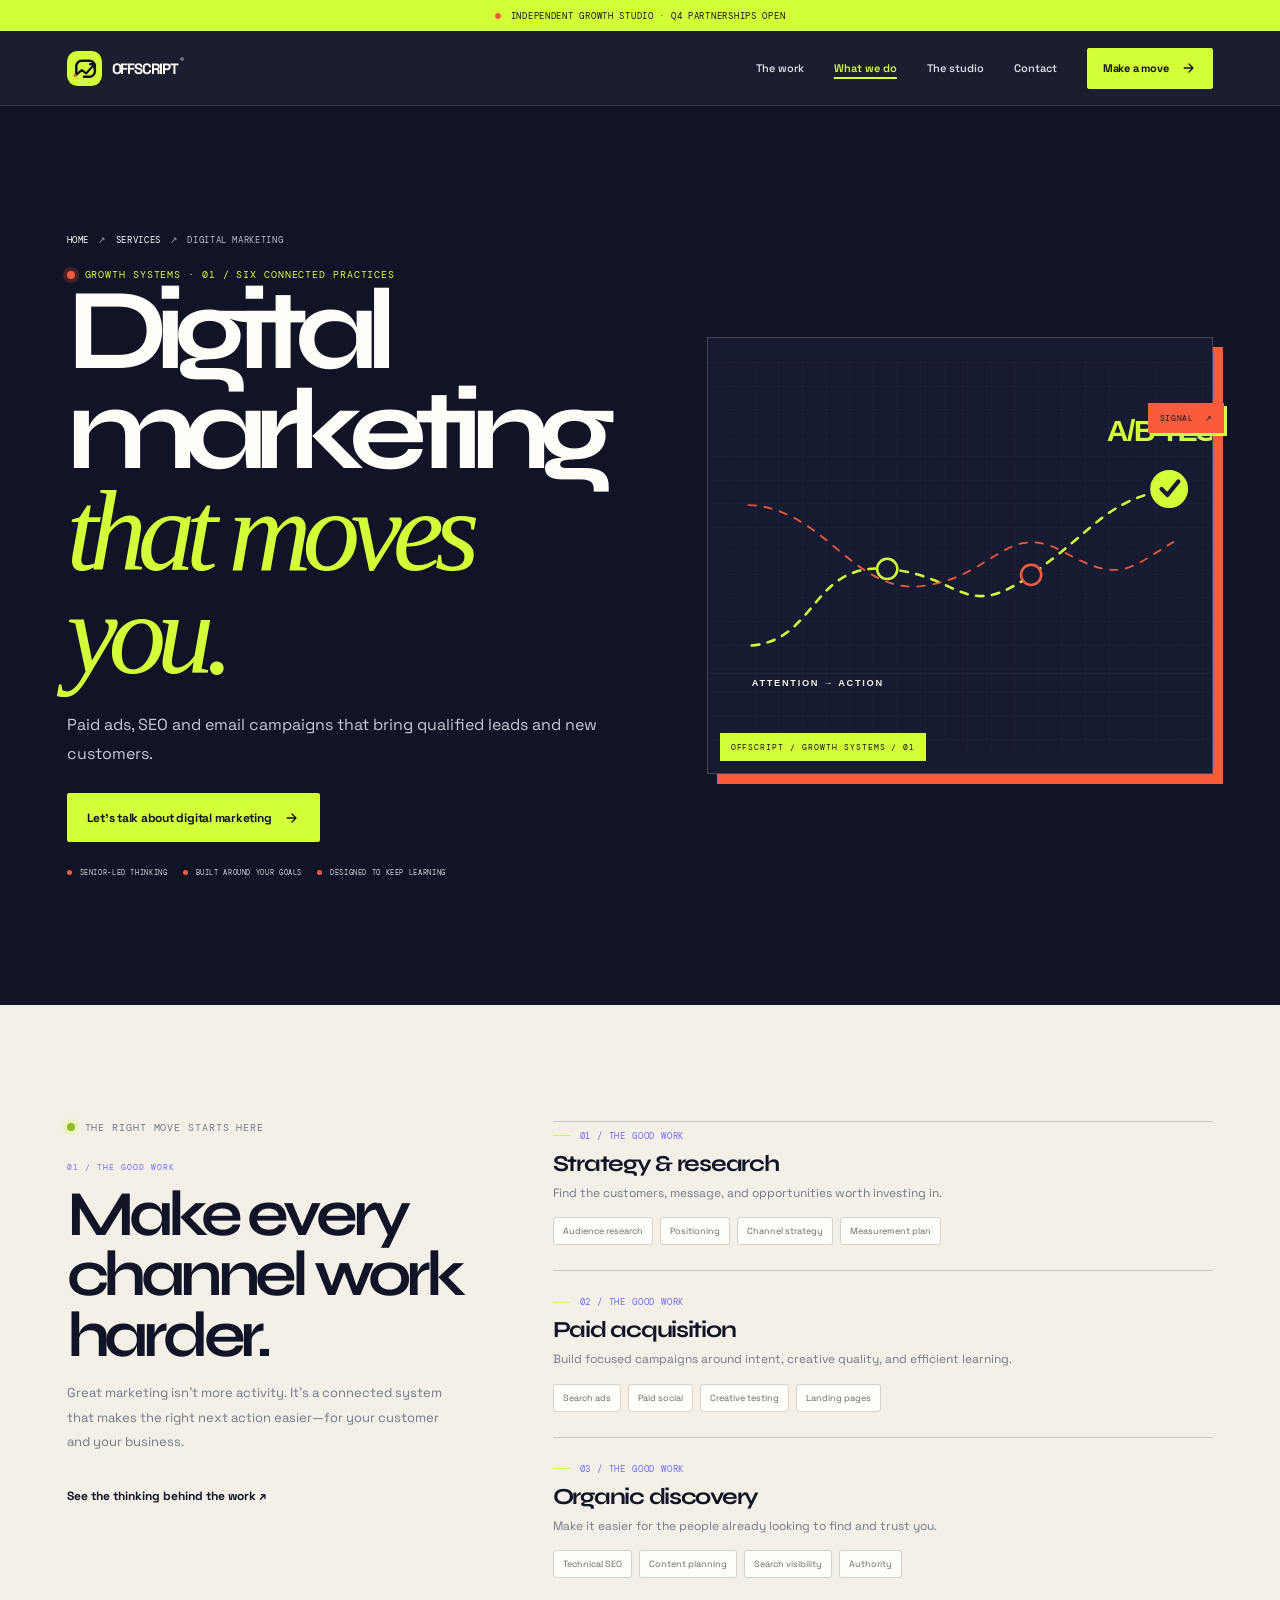
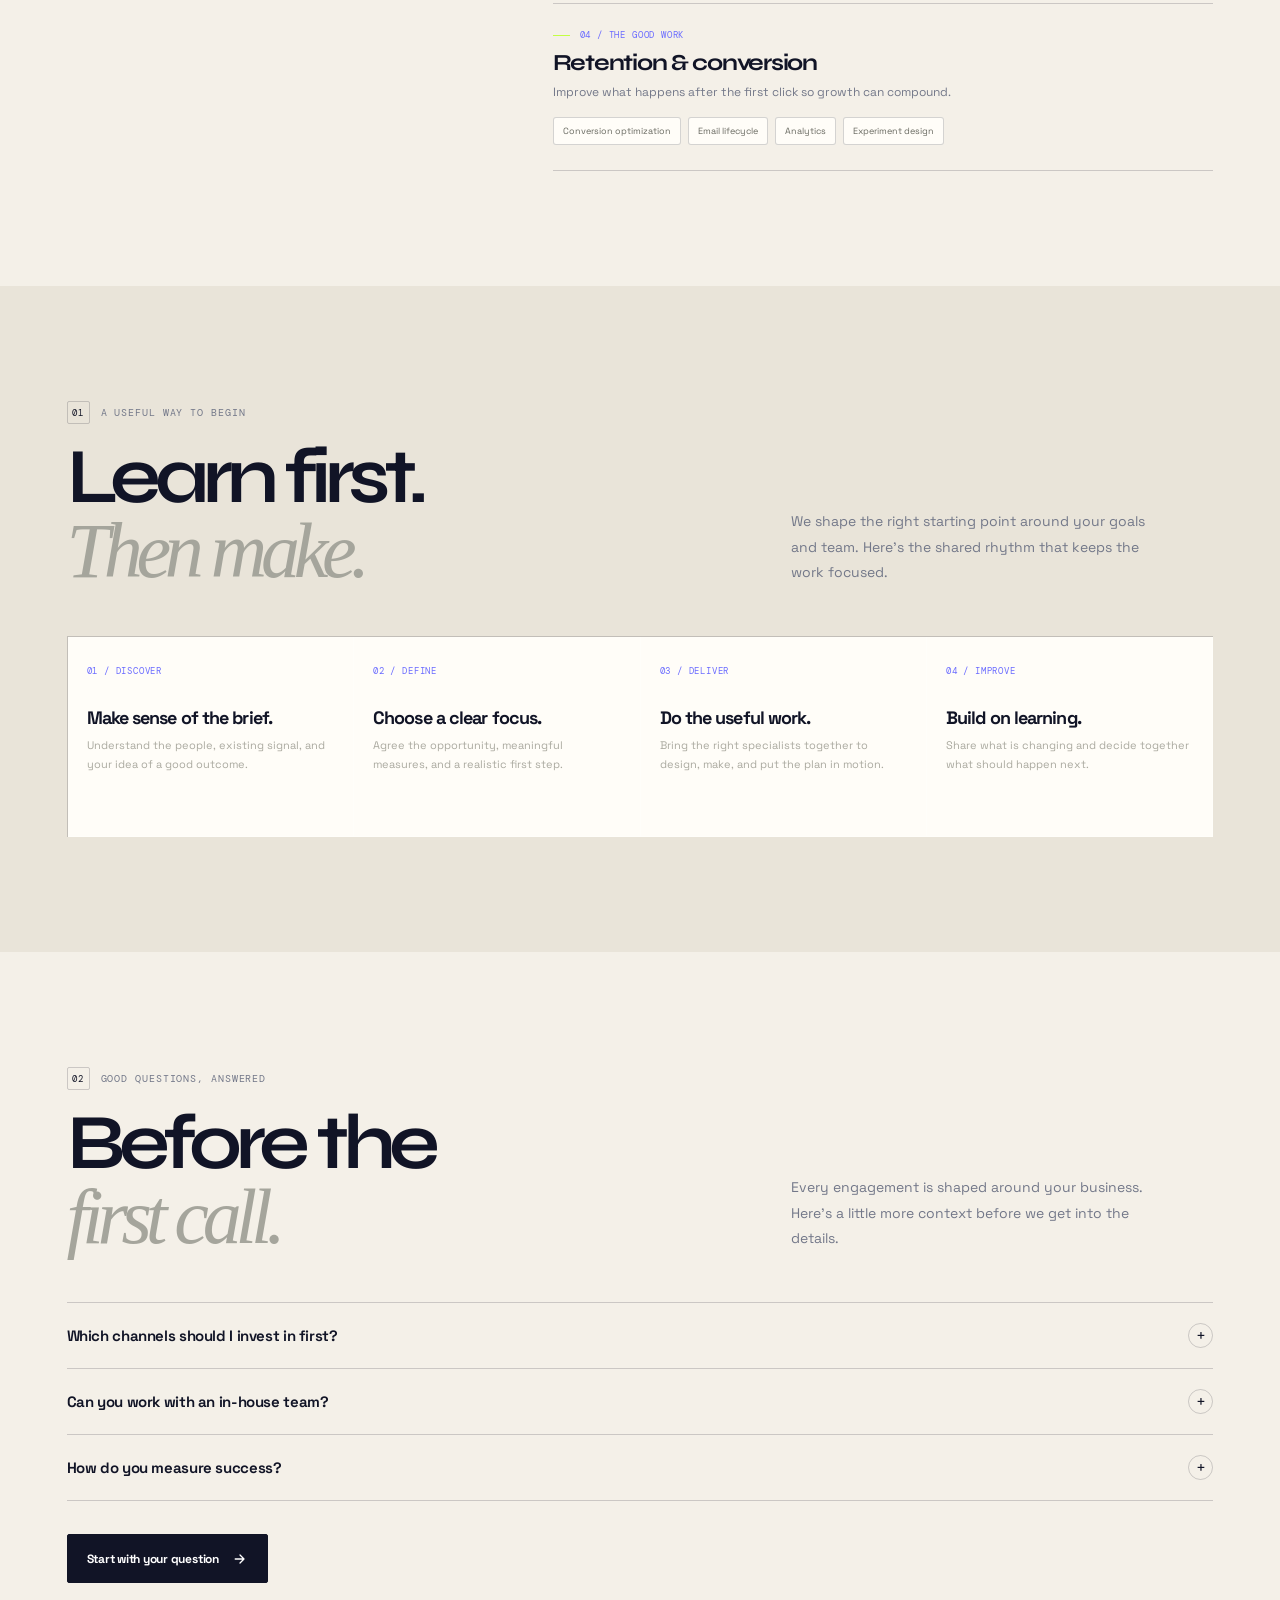
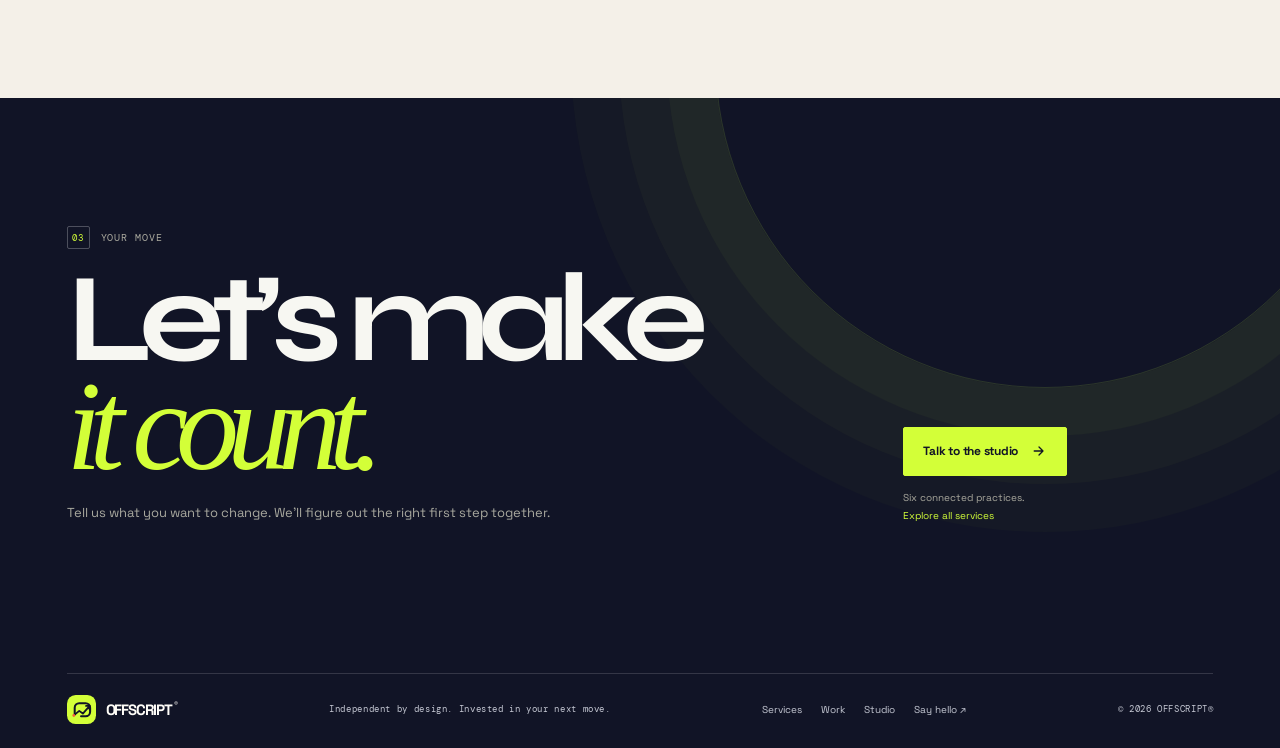
<file: outputs/services/growth-marketing.html>
<!doctype html>
<html lang="en"><head><meta charset="UTF-8"><meta name="viewport" content="width=device-width,initial-scale=1"><meta name="theme-color" content="#0b1126"><meta name="description" content="Explore OFFSCRIPT digital marketing services: Paid ads, SEO and email campaigns that bring qualified leads and new customers."><meta property="og:title" content="Digital marketing · OFFSCRIPT®"><meta property="og:description" content="Explore OFFSCRIPT digital marketing services: Paid ads, SEO and email campaigns that bring qualified leads and new customers."><meta property="og:type" content="website"><title>Digital marketing · OFFSCRIPT®</title><link rel="icon" type="image/svg+xml" href="../assets/offscript-mark.svg"><link rel="preconnect" href="https://fonts.googleapis.com"><link rel="preconnect" href="https://fonts.gstatic.com" crossorigin><link href="https://fonts.googleapis.com/css2?family=DM+Mono:wght@400;500&family=Space+Grotesk:wght@400;500;600;700&family=Syne:wght@500;600;700;800&display=swap" rel="stylesheet"><link rel="stylesheet" href="../assets/offscript.css"><script defer src="../assets/offscript.js"></script></head><body data-base="../" data-active="services.html"><div data-site-header></div><main id="main">
<section class="inner-hero service-page-hero"><div class="wrap service-hero-grid"><div class="service-hero-copy"><div class="breadcrumb"><a href="../index.html">Home</a><b>↗</b><a href="../services.html">Services</a><b>↗</b><span>Digital marketing</span></div><div class="overline mono">GROWTH SYSTEMS · 01 / SIX CONNECTED PRACTICES</div><h1>Digital marketing<br><em>that moves you.</em></h1><p class="lead">Paid ads, SEO and email campaigns that bring qualified leads and new customers.</p><a class="button" href="../contact.html">Let’s talk about digital marketing <svg viewBox="0 0 20 20" fill="none" aria-hidden="true"><path d="M4 10h11m-5-5 5 5-5 5" stroke="currentColor" stroke-width="1.6" stroke-linecap="round" stroke-linejoin="round"/></svg></a><div class="service-proof mono"><span>Senior-led thinking</span><span>Built around your goals</span><span>Designed to keep learning</span></div></div><figure class="service-hero-art"><svg class="signal-art" viewBox="0 0 600 460" role="img" aria-label="Original growth marketing signal illustration" xmlns="http://www.w3.org/2000/svg"><defs><pattern id="grid-growth-marketing" width="28" height="28" patternUnits="userSpaceOnUse"><path d="M28 0H0V28" fill="none" stroke="#ffffff" stroke-opacity=".055"/></pattern></defs><rect width="600" height="460" fill="#171b31"/><rect width="600" height="460" fill="url(#grid-growth-marketing)"/><path d="M0 370H600" stroke="#ffffff" stroke-opacity=".08"/><path class="flow flow-a" d="M52 337C130 330 123 238 213 246s91 64 171 7 87-87 164-102"/><path class="flow flow-b" d="M48 170c92 4 125 108 209 96s98-78 166-40 78 19 130-12"/><circle class="node" cx="213" cy="246" r="12"/><circle class="node node-red" cx="384" cy="253" r="12"/><circle class="node node-target" cx="548" cy="151" r="21"/><path d="m539 151 7 7 13-16" class="tick"/><text x="52" y="385" class="art-label">ATTENTION → ACTION</text><text x="474" y="94" class="art-big">A/B TEST</text><style>.signal-art{display:block;width:100%;height:100%;font-family:Arial,sans-serif}.signal-art .flow,.signal-art .wire{fill:none;stroke:#d3ff38;stroke-width:3;stroke-linecap:round;stroke-dasharray:9 10;animation:svg-dash 15s linear infinite}.signal-art .flow-b{stroke:#fa5b3d;stroke-width:2;animation-direction:reverse}.signal-art .node{fill:#171b31;stroke:#d3ff38;stroke-width:3;transform-box:fill-box;transform-origin:center;animation:svg-pulse 3s infinite}.signal-art .node-red{stroke:#fa5b3d}.signal-art .node-target{fill:#d3ff38}.signal-art .frame{fill:#202640;stroke:#f4f0e8;stroke-width:2}.signal-art .panel{fill:#f4f0e8}.signal-art .stroke{fill:none;stroke:#707990;stroke-width:3;stroke-linecap:round}.signal-art .hot-stroke{fill:none;stroke:#fa5b3d;stroke-width:5;stroke-linecap:round}.signal-art .hot-fill{fill:#fa5b3d}.signal-art .lime-fill{fill:#d3ff38}.signal-art .violet-fill{fill:#6b6cff}.signal-art .tick{fill:none;stroke:#171b31;stroke-width:5;stroke-linecap:round;stroke-linejoin:round}.signal-art .wire{stroke:#6b6cff;stroke-width:4;stroke-dasharray:none}.signal-art .orbit{fill:none;stroke:#f4f0e8;stroke-width:1.5;stroke-dasharray:4 9;transform-origin:302px 220px;animation:svg-spin 32s linear infinite}.signal-art .orbit-two{stroke:#fa5b3d;stroke-dasharray:2 6;animation-direction:reverse}.signal-art .star{fill:#171b31}.signal-art .art-label{fill:#f4f0e8;font-size:11px;letter-spacing:2px;font-weight:700}.signal-art .art-big{fill:#d3ff38;font-size:36px;font-weight:700;letter-spacing:-2px}@keyframes svg-dash{to{stroke-dashoffset:-270}}@keyframes svg-pulse{50%{transform:scale(1.16)}}@keyframes svg-spin{to{transform:rotate(360deg)}}</style></svg><figcaption class="service-art-caption mono">OFFSCRIPT / GROWTH SYSTEMS / 01</figcaption><span class="service-art-marker mono">SIGNAL&nbsp; ↗</span></figure></div></section>
<section class="section wrap"><div class="feature-layout"><div class="service-editorial-rail reveal"><div class="overline mono">The right move starts here</div><span class="service-runner mono">01 / THE GOOD WORK</span><h2 class="intro-title">Make every channel work harder.</h2><p>Great marketing isn’t more activity. It’s a connected system that makes the right next action easier—for your customer and your business.</p><a class="text-link" href="../work.html">See the thinking behind the work ↗</a></div><div class="service-details reveal"><article class="service-detail reveal"><div class="mono">01 / THE GOOD WORK</div><h3>Strategy & research</h3><p>Find the customers, message, and opportunities worth investing in.</p><ul><li>Audience research</li><li>Positioning</li><li>Channel strategy</li><li>Measurement plan</li></ul></article><article class="service-detail reveal"><div class="mono">02 / THE GOOD WORK</div><h3>Paid acquisition</h3><p>Build focused campaigns around intent, creative quality, and efficient learning.</p><ul><li>Search ads</li><li>Paid social</li><li>Creative testing</li><li>Landing pages</li></ul></article><article class="service-detail reveal"><div class="mono">03 / THE GOOD WORK</div><h3>Organic discovery</h3><p>Make it easier for the people already looking to find and trust you.</p><ul><li>Technical SEO</li><li>Content planning</li><li>Search visibility</li><li>Authority</li></ul></article><article class="service-detail reveal"><div class="mono">04 / THE GOOD WORK</div><h3>Retention & conversion</h3><p>Improve what happens after the first click so growth can compound.</p><ul><li>Conversion optimization</li><li>Email lifecycle</li><li>Analytics</li><li>Experiment design</li></ul></article></div></div></section>
<section class="section section-soft"><div class="wrap"><div class="section-header reveal"><div><div class="eyebrow mono"><span class="index">01</span> A useful way to begin</div><h2>Learn first.<br><em class="muted">Then make.</em></h2></div><p>We shape the right starting point around your goals and team. Here’s the shared rhythm that keeps the work focused.</p></div><div class="timeline"><article class="timeline-step"><span class="mono">01 / DISCOVER</span><h3>Make sense of the brief.</h3><p>Understand the people, existing signal, and your idea of a good outcome.</p></article><article class="timeline-step"><span class="mono">02 / DEFINE</span><h3>Choose a clear focus.</h3><p>Agree the opportunity, meaningful measures, and a realistic first step.</p></article><article class="timeline-step"><span class="mono">03 / DELIVER</span><h3>Do the useful work.</h3><p>Bring the right specialists together to design, make, and put the plan in motion.</p></article><article class="timeline-step"><span class="mono">04 / IMPROVE</span><h3>Build on learning.</h3><p>Share what is changing and decide together what should happen next.</p></article></div></div></section>
<section class="section wrap"><div class="section-header reveal"><div><div class="eyebrow mono"><span class="index">02</span> Good questions, answered</div><h2>Before the<br><em class="muted">first call.</em></h2></div><p>Every engagement is shaped around your business. Here’s a little more context before we get into the details.</p></div><div class="faq-list reveal"><details><summary>Which channels should I invest in first?</summary><p>It depends on your audience, offer, buying cycle, and existing signal. We map the opportunity before recommending a channel mix.</p></details><details><summary>Can you work with an in-house team?</summary><p>Yes. We can own a focused workstream, fill a specific capability gap, or partner directly with your in-house marketers.</p></details><details><summary>How do you measure success?</summary><p>We agree on business outcomes and a practical measurement plan up front, then report on what is changing and what to do next.</p></details></div><div style="margin-top:33px"><a class="button" href="../contact.html">Start with your question <svg viewBox="0 0 20 20" fill="none" aria-hidden="true"><path d="M4 10h11m-5-5 5 5-5 5" stroke="currentColor" stroke-width="1.6" stroke-linecap="round" stroke-linejoin="round"/></svg></a></div></section>
<section class="cta-band"><div class="wrap cta-inner"><div class="reveal"><div class="eyebrow mono"><span class="index">03</span> Your move</div><h2>Let’s make<br><em>it count.</em></h2><p class="cta-copy">Tell us what you want to change. We’ll figure out the right first step together.</p></div><div class="cta-actions reveal"><a class="button button-lime" href="../contact.html?service=growth-marketing">Talk to the studio <svg viewBox="0 0 20 20" fill="none" aria-hidden="true"><path d="M4 10h11m-5-5 5 5-5 5" stroke="currentColor" stroke-width="1.6" stroke-linecap="round" stroke-linejoin="round"/></svg></a><p>Six connected practices.<br><a href="../services.html">Explore all services</a></p></div></div></section></main><div data-site-footer></div></body></html>
</file>
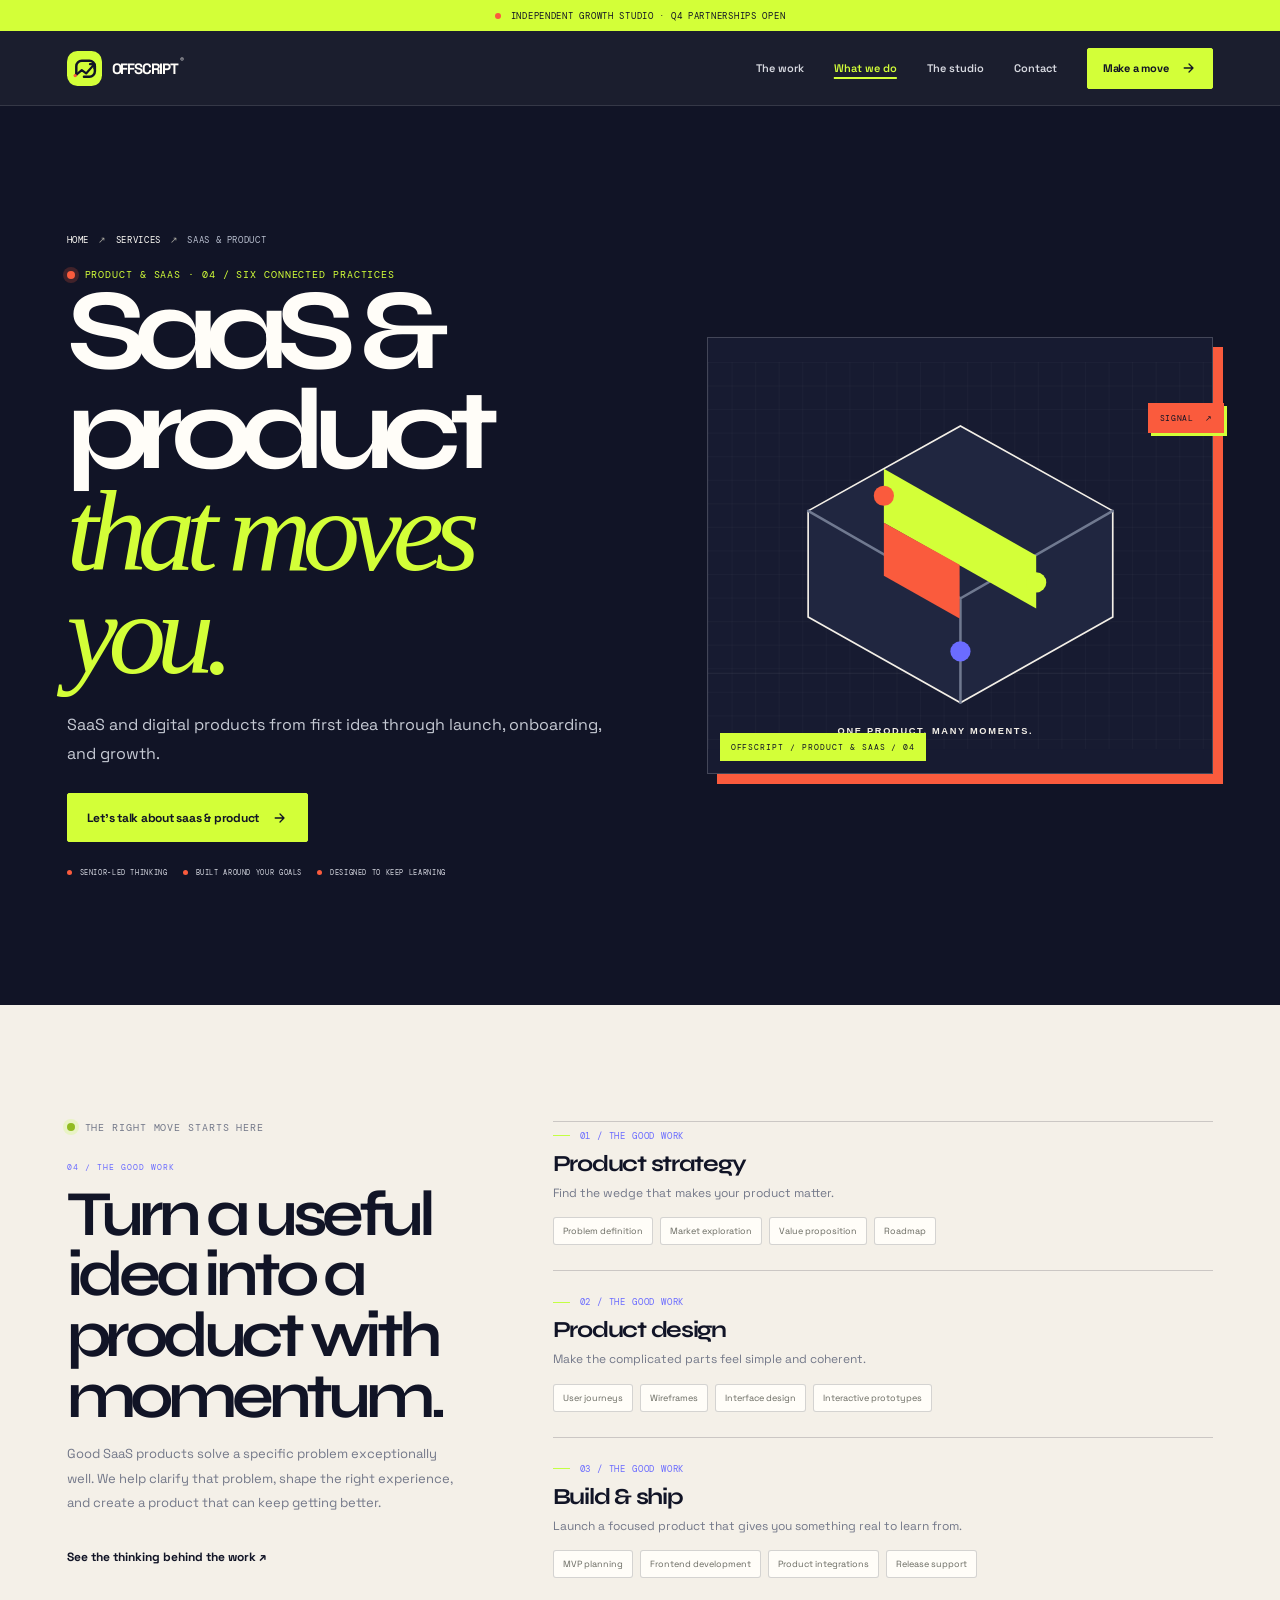
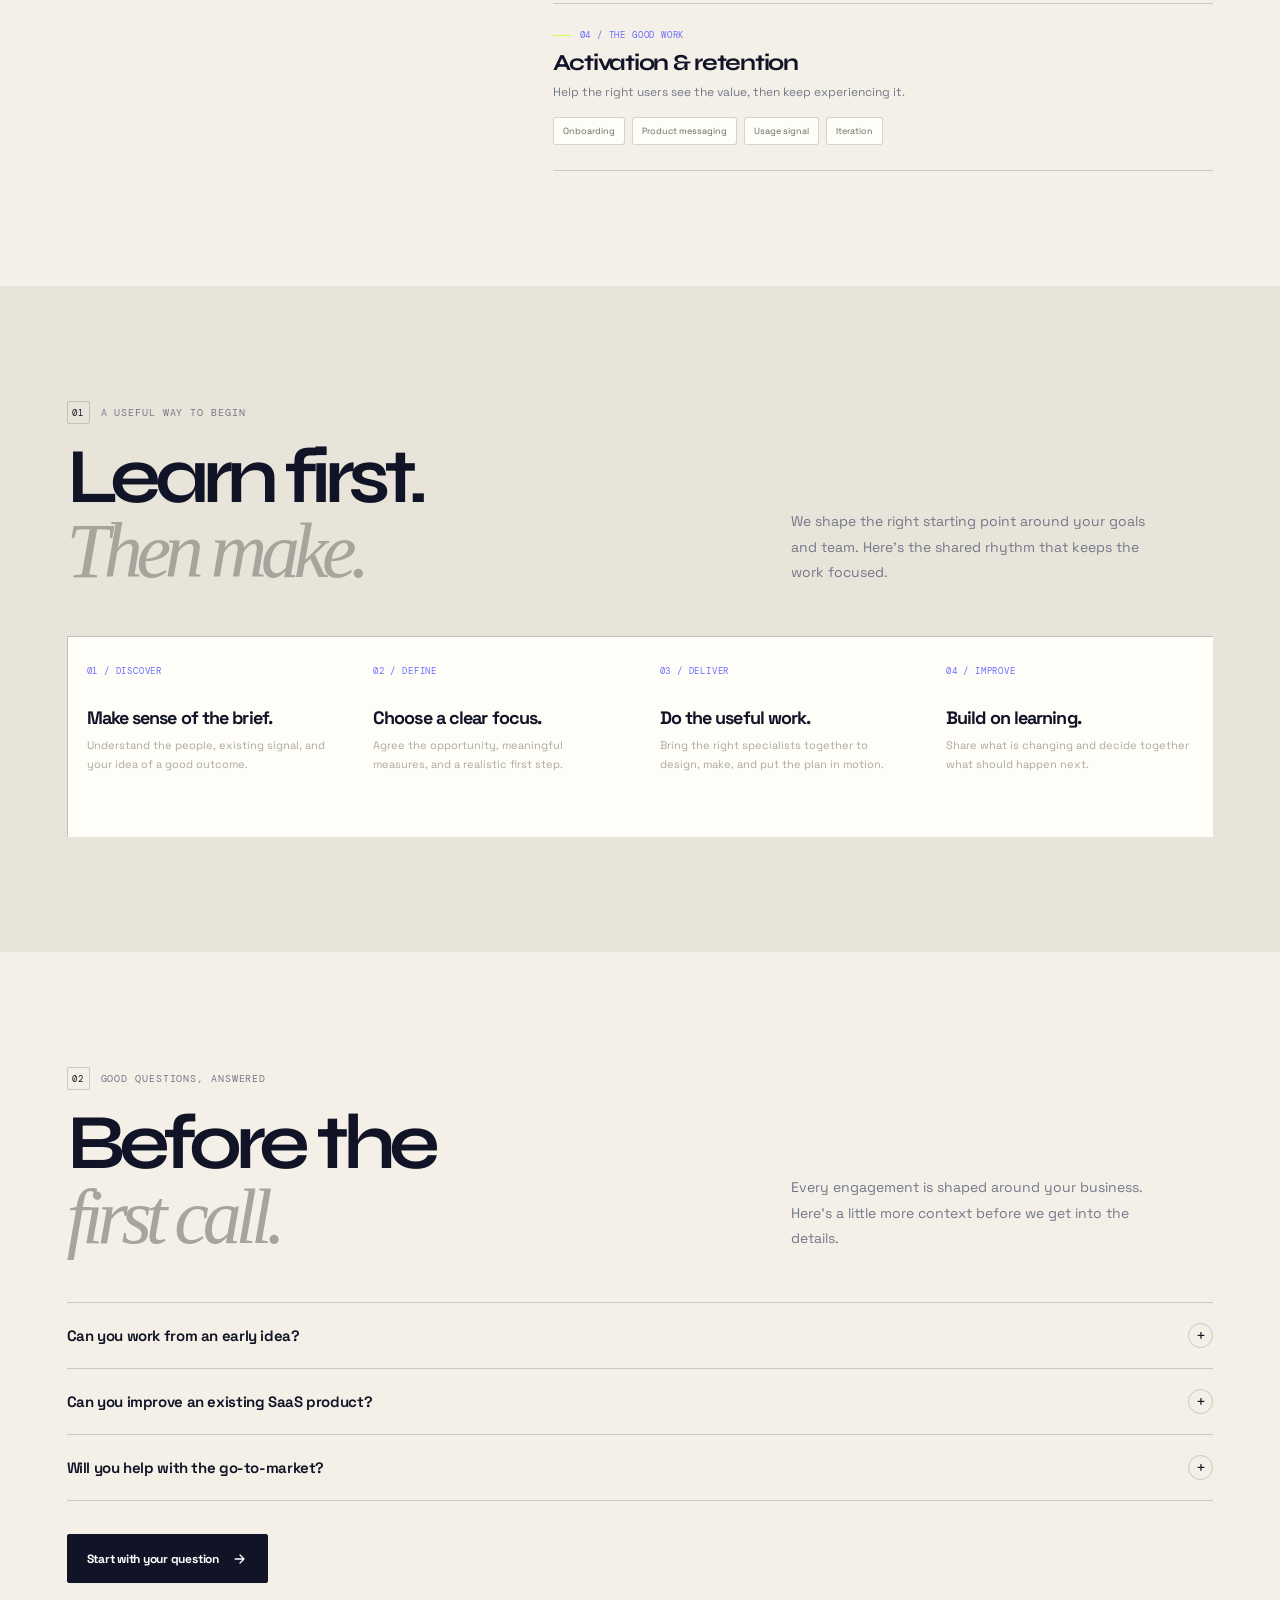
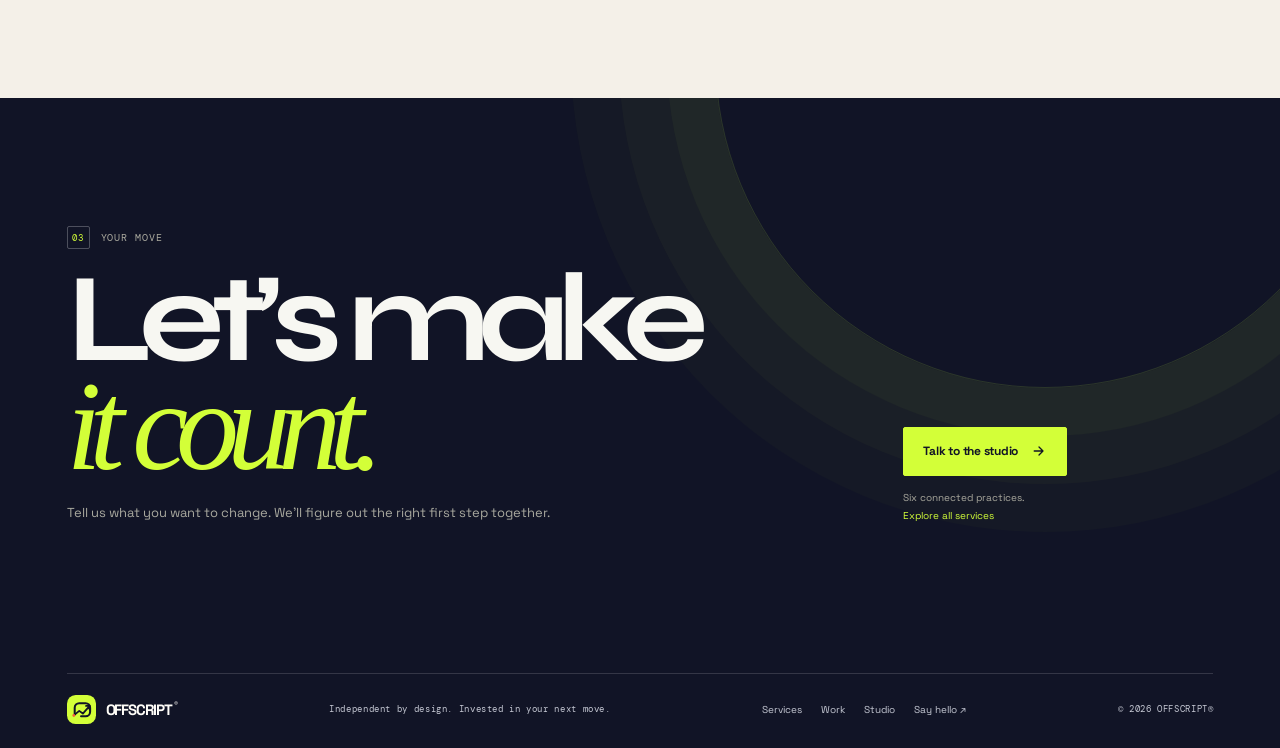
<file: outputs/services/saas-product.html>
<!doctype html>
<html lang="en"><head><meta charset="UTF-8"><meta name="viewport" content="width=device-width,initial-scale=1"><meta name="theme-color" content="#0b1126"><meta name="description" content="Explore OFFSCRIPT saas & product services: SaaS and digital products from first idea through launch, onboarding, and growth."><meta property="og:title" content="SaaS & product · OFFSCRIPT®"><meta property="og:description" content="Explore OFFSCRIPT saas & product services: SaaS and digital products from first idea through launch, onboarding, and growth."><meta property="og:type" content="website"><title>SaaS & product · OFFSCRIPT®</title><link rel="icon" type="image/svg+xml" href="../assets/offscript-mark.svg"><link rel="preconnect" href="https://fonts.googleapis.com"><link rel="preconnect" href="https://fonts.gstatic.com" crossorigin><link href="https://fonts.googleapis.com/css2?family=DM+Mono:wght@400;500&family=Space+Grotesk:wght@400;500;600;700&family=Syne:wght@500;600;700;800&display=swap" rel="stylesheet"><link rel="stylesheet" href="../assets/offscript.css"><script defer src="../assets/offscript.js"></script></head><body data-base="../" data-active="services.html"><div data-site-header></div><main id="main">
<section class="inner-hero service-page-hero"><div class="wrap service-hero-grid"><div class="service-hero-copy"><div class="breadcrumb"><a href="../index.html">Home</a><b>↗</b><a href="../services.html">Services</a><b>↗</b><span>SaaS & product</span></div><div class="overline mono">PRODUCT & SAAS · 04 / SIX CONNECTED PRACTICES</div><h1>SaaS & product<br><em>that moves you.</em></h1><p class="lead">SaaS and digital products from first idea through launch, onboarding, and growth.</p><a class="button" href="../contact.html">Let’s talk about saas & product <svg viewBox="0 0 20 20" fill="none" aria-hidden="true"><path d="M4 10h11m-5-5 5 5-5 5" stroke="currentColor" stroke-width="1.6" stroke-linecap="round" stroke-linejoin="round"/></svg></a><div class="service-proof mono"><span>Senior-led thinking</span><span>Built around your goals</span><span>Designed to keep learning</span></div></div><figure class="service-hero-art"><svg class="signal-art" viewBox="0 0 600 460" role="img" aria-label="Original saas product signal illustration" xmlns="http://www.w3.org/2000/svg"><defs><pattern id="grid-saas-product" width="28" height="28" patternUnits="userSpaceOnUse"><path d="M28 0H0V28" fill="none" stroke="#ffffff" stroke-opacity=".055"/></pattern></defs><rect width="600" height="460" fill="#171b31"/><rect width="600" height="460" fill="url(#grid-saas-product)"/><path d="M0 370H600" stroke="#ffffff" stroke-opacity=".08"/><path d="m300 76 181 101v126L300 405 119 303V177z" class="frame"/><path d="m119 177 181 104 181-104M300 281v124" class="stroke"/><path d="m209 127 181 103v63L209 191z" class="lime-fill"/><path d="M209 191v63l90 51v-64" class="hot-fill"/><circle cx="209" cy="159" r="12" class="hot-fill"/><circle cx="390" cy="262" r="12" class="lime-fill"/><circle cx="300" cy="344" r="12" class="violet-fill"/><text x="154" y="442" class="art-label">ONE PRODUCT. MANY MOMENTS.</text><style>.signal-art{display:block;width:100%;height:100%;font-family:Arial,sans-serif}.signal-art .flow,.signal-art .wire{fill:none;stroke:#d3ff38;stroke-width:3;stroke-linecap:round;stroke-dasharray:9 10;animation:svg-dash 15s linear infinite}.signal-art .flow-b{stroke:#fa5b3d;stroke-width:2;animation-direction:reverse}.signal-art .node{fill:#171b31;stroke:#d3ff38;stroke-width:3;transform-box:fill-box;transform-origin:center;animation:svg-pulse 3s infinite}.signal-art .node-red{stroke:#fa5b3d}.signal-art .node-target{fill:#d3ff38}.signal-art .frame{fill:#202640;stroke:#f4f0e8;stroke-width:2}.signal-art .panel{fill:#f4f0e8}.signal-art .stroke{fill:none;stroke:#707990;stroke-width:3;stroke-linecap:round}.signal-art .hot-stroke{fill:none;stroke:#fa5b3d;stroke-width:5;stroke-linecap:round}.signal-art .hot-fill{fill:#fa5b3d}.signal-art .lime-fill{fill:#d3ff38}.signal-art .violet-fill{fill:#6b6cff}.signal-art .tick{fill:none;stroke:#171b31;stroke-width:5;stroke-linecap:round;stroke-linejoin:round}.signal-art .wire{stroke:#6b6cff;stroke-width:4;stroke-dasharray:none}.signal-art .orbit{fill:none;stroke:#f4f0e8;stroke-width:1.5;stroke-dasharray:4 9;transform-origin:302px 220px;animation:svg-spin 32s linear infinite}.signal-art .orbit-two{stroke:#fa5b3d;stroke-dasharray:2 6;animation-direction:reverse}.signal-art .star{fill:#171b31}.signal-art .art-label{fill:#f4f0e8;font-size:11px;letter-spacing:2px;font-weight:700}.signal-art .art-big{fill:#d3ff38;font-size:36px;font-weight:700;letter-spacing:-2px}@keyframes svg-dash{to{stroke-dashoffset:-270}}@keyframes svg-pulse{50%{transform:scale(1.16)}}@keyframes svg-spin{to{transform:rotate(360deg)}}</style></svg><figcaption class="service-art-caption mono">OFFSCRIPT / PRODUCT & SAAS / 04</figcaption><span class="service-art-marker mono">SIGNAL&nbsp; ↗</span></figure></div></section>
<section class="section wrap"><div class="feature-layout"><div class="service-editorial-rail reveal"><div class="overline mono">The right move starts here</div><span class="service-runner mono">04 / THE GOOD WORK</span><h2 class="intro-title">Turn a useful idea into a product with momentum.</h2><p>Good SaaS products solve a specific problem exceptionally well. We help clarify that problem, shape the right experience, and create a product that can keep getting better.</p><a class="text-link" href="../work.html">See the thinking behind the work ↗</a></div><div class="service-details reveal"><article class="service-detail reveal"><div class="mono">01 / THE GOOD WORK</div><h3>Product strategy</h3><p>Find the wedge that makes your product matter.</p><ul><li>Problem definition</li><li>Market exploration</li><li>Value proposition</li><li>Roadmap</li></ul></article><article class="service-detail reveal"><div class="mono">02 / THE GOOD WORK</div><h3>Product design</h3><p>Make the complicated parts feel simple and coherent.</p><ul><li>User journeys</li><li>Wireframes</li><li>Interface design</li><li>Interactive prototypes</li></ul></article><article class="service-detail reveal"><div class="mono">03 / THE GOOD WORK</div><h3>Build & ship</h3><p>Launch a focused product that gives you something real to learn from.</p><ul><li>MVP planning</li><li>Frontend development</li><li>Product integrations</li><li>Release support</li></ul></article><article class="service-detail reveal"><div class="mono">04 / THE GOOD WORK</div><h3>Activation & retention</h3><p>Help the right users see the value, then keep experiencing it.</p><ul><li>Onboarding</li><li>Product messaging</li><li>Usage signal</li><li>Iteration</li></ul></article></div></div></section>
<section class="section section-soft"><div class="wrap"><div class="section-header reveal"><div><div class="eyebrow mono"><span class="index">01</span> A useful way to begin</div><h2>Learn first.<br><em class="muted">Then make.</em></h2></div><p>We shape the right starting point around your goals and team. Here’s the shared rhythm that keeps the work focused.</p></div><div class="timeline"><article class="timeline-step"><span class="mono">01 / DISCOVER</span><h3>Make sense of the brief.</h3><p>Understand the people, existing signal, and your idea of a good outcome.</p></article><article class="timeline-step"><span class="mono">02 / DEFINE</span><h3>Choose a clear focus.</h3><p>Agree the opportunity, meaningful measures, and a realistic first step.</p></article><article class="timeline-step"><span class="mono">03 / DELIVER</span><h3>Do the useful work.</h3><p>Bring the right specialists together to design, make, and put the plan in motion.</p></article><article class="timeline-step"><span class="mono">04 / IMPROVE</span><h3>Build on learning.</h3><p>Share what is changing and decide together what should happen next.</p></article></div></div></section>
<section class="section wrap"><div class="section-header reveal"><div><div class="eyebrow mono"><span class="index">02</span> Good questions, answered</div><h2>Before the<br><em class="muted">first call.</em></h2></div><p>Every engagement is shaped around your business. Here’s a little more context before we get into the details.</p></div><div class="faq-list reveal"><details><summary>Can you work from an early idea?</summary><p>Yes. Discovery helps test the opportunity and define a useful first release before you invest in a full build.</p></details><details><summary>Can you improve an existing SaaS product?</summary><p>We can help strengthen onboarding, UX, product positioning, launch readiness, and the broader customer journey.</p></details><details><summary>Will you help with the go-to-market?</summary><p>Yes. Product, brand, and acquisition thinking come together so launch plans connect directly to the user experience.</p></details></div><div style="margin-top:33px"><a class="button" href="../contact.html">Start with your question <svg viewBox="0 0 20 20" fill="none" aria-hidden="true"><path d="M4 10h11m-5-5 5 5-5 5" stroke="currentColor" stroke-width="1.6" stroke-linecap="round" stroke-linejoin="round"/></svg></a></div></section>
<section class="cta-band"><div class="wrap cta-inner"><div class="reveal"><div class="eyebrow mono"><span class="index">03</span> Your move</div><h2>Let’s make<br><em>it count.</em></h2><p class="cta-copy">Tell us what you want to change. We’ll figure out the right first step together.</p></div><div class="cta-actions reveal"><a class="button button-lime" href="../contact.html?service=saas-product">Talk to the studio <svg viewBox="0 0 20 20" fill="none" aria-hidden="true"><path d="M4 10h11m-5-5 5 5-5 5" stroke="currentColor" stroke-width="1.6" stroke-linecap="round" stroke-linejoin="round"/></svg></a><p>Six connected practices.<br><a href="../services.html">Explore all services</a></p></div></div></section></main><div data-site-footer></div></body></html>
</file>
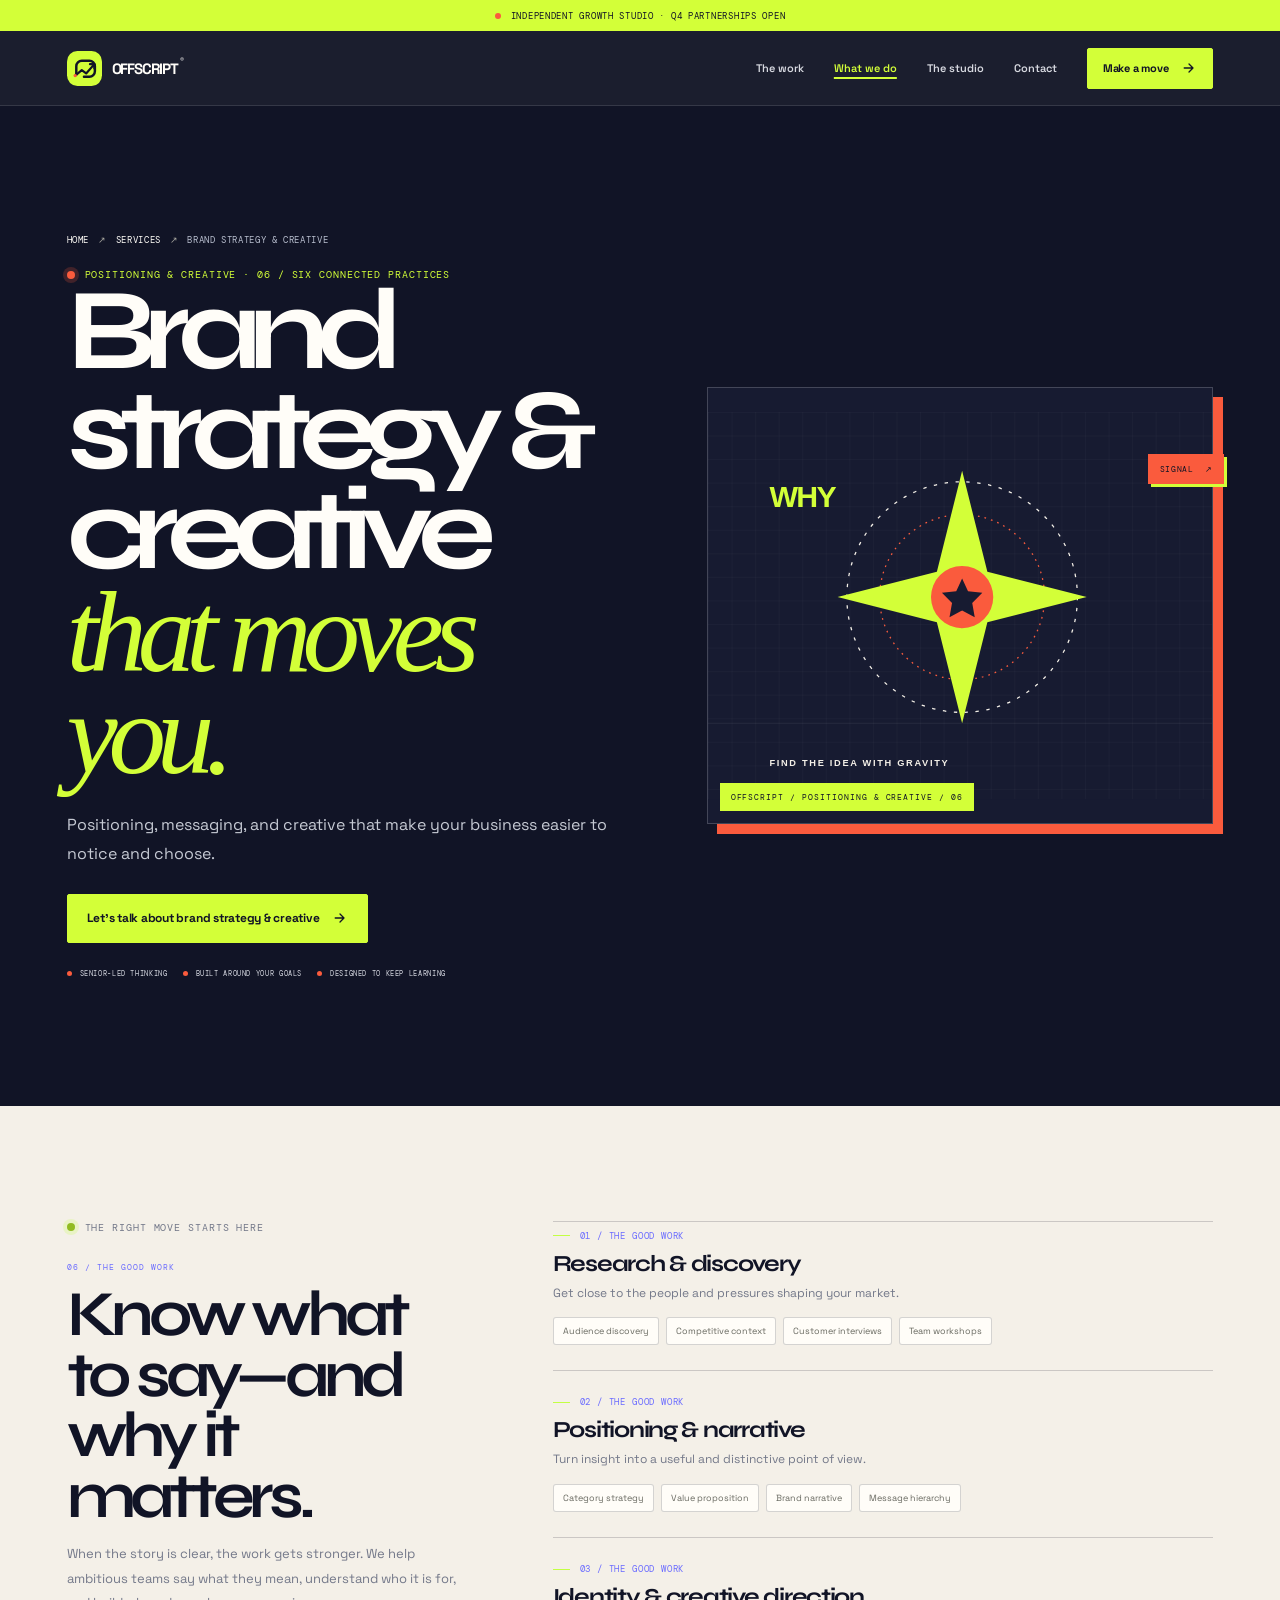
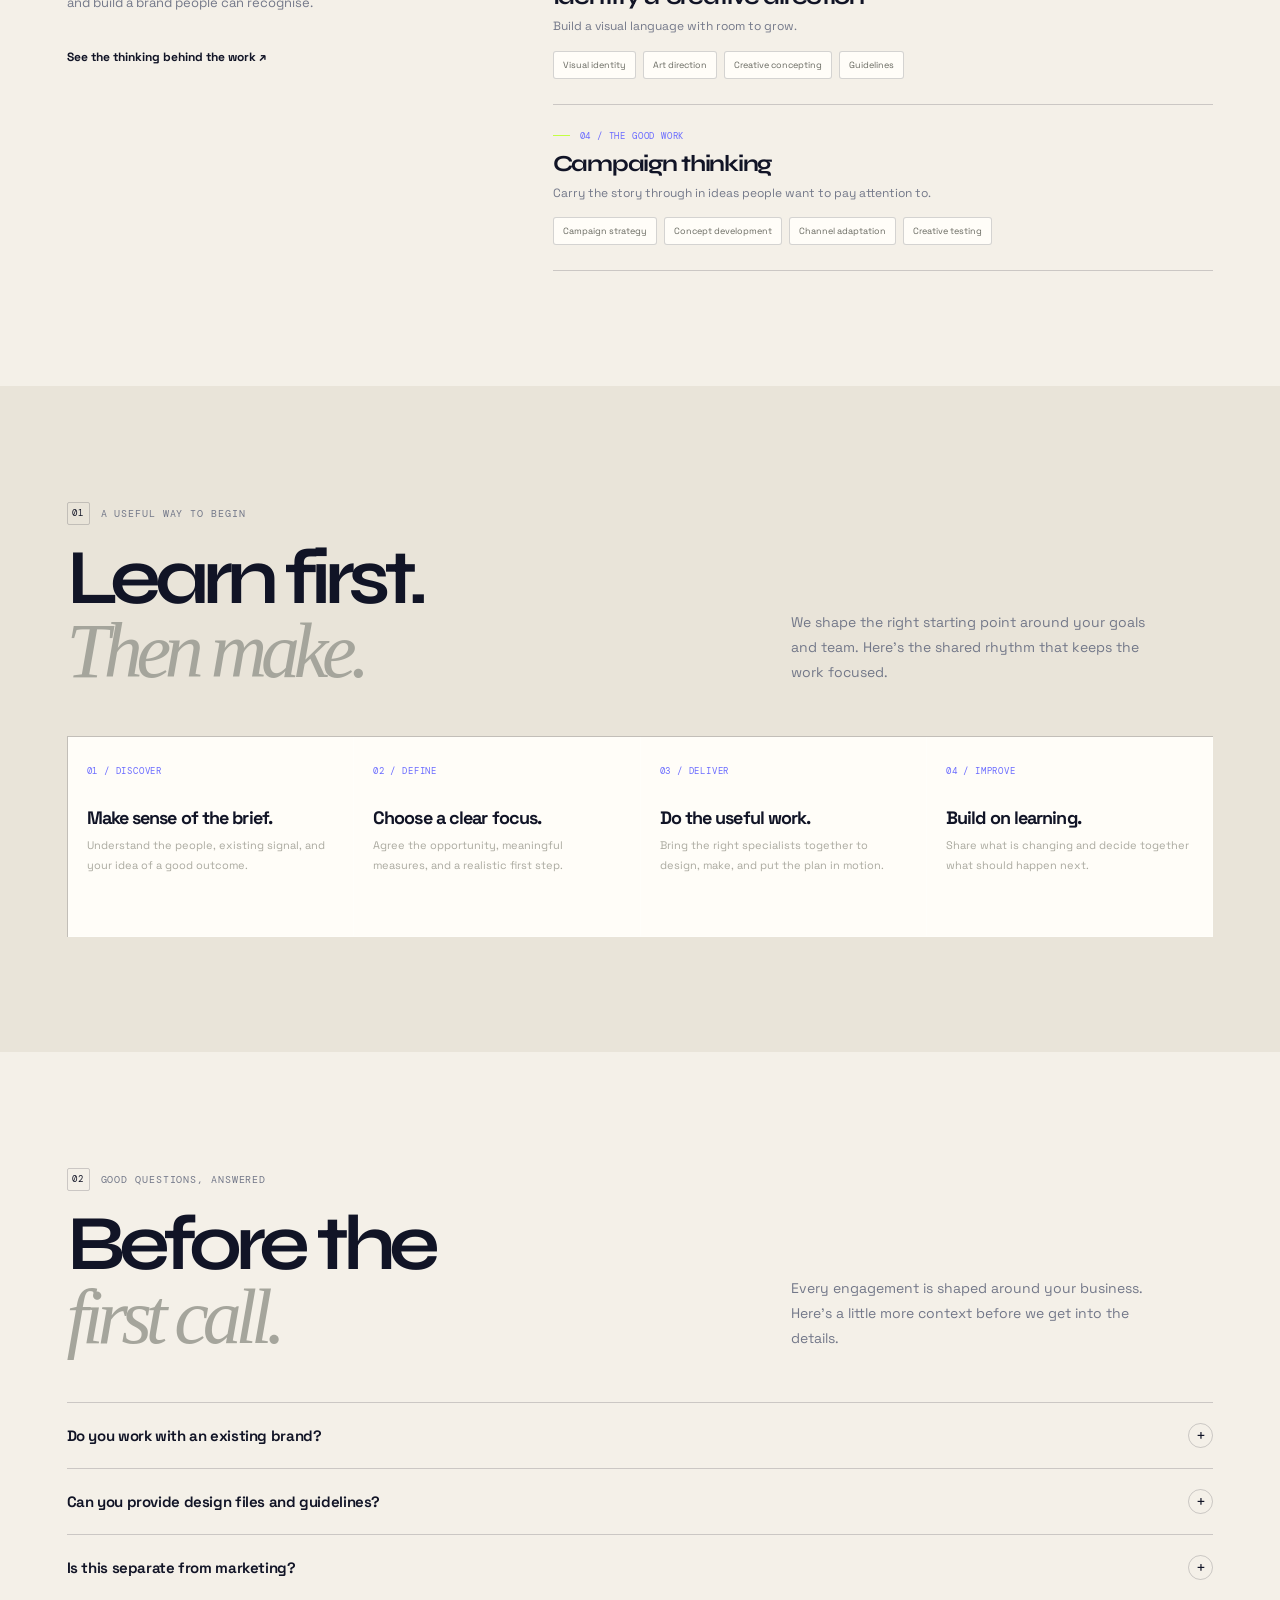
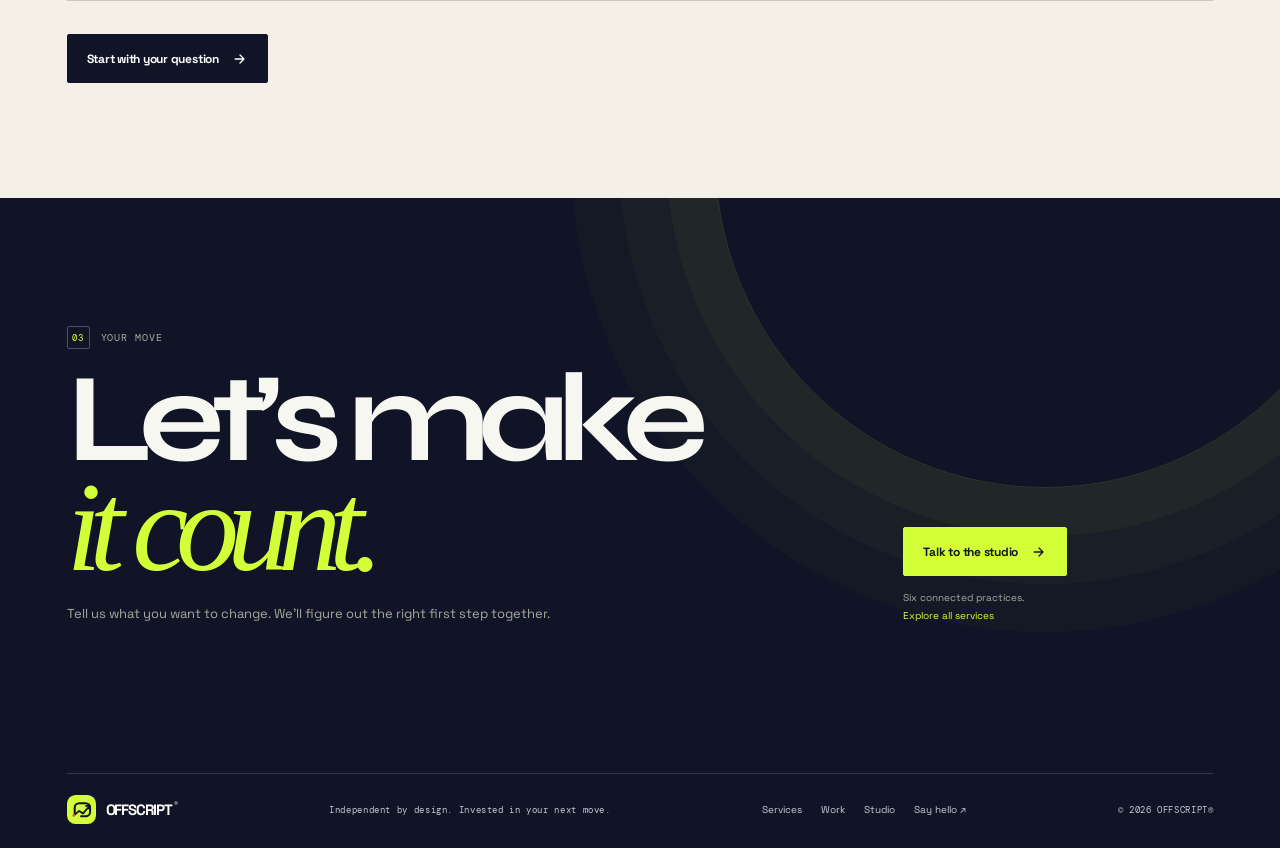
<file: outputs/services/strategy-creative.html>
<!doctype html>
<html lang="en"><head><meta charset="UTF-8"><meta name="viewport" content="width=device-width,initial-scale=1"><meta name="theme-color" content="#0b1126"><meta name="description" content="Explore OFFSCRIPT brand strategy & creative services: Positioning, messaging, and creative that make your business easier to notice and choose."><meta property="og:title" content="Brand strategy & creative · OFFSCRIPT®"><meta property="og:description" content="Explore OFFSCRIPT brand strategy & creative services: Positioning, messaging, and creative that make your business easier to notice and choose."><meta property="og:type" content="website"><title>Brand strategy & creative · OFFSCRIPT®</title><link rel="icon" type="image/svg+xml" href="../assets/offscript-mark.svg"><link rel="preconnect" href="https://fonts.googleapis.com"><link rel="preconnect" href="https://fonts.gstatic.com" crossorigin><link href="https://fonts.googleapis.com/css2?family=DM+Mono:wght@400;500&family=Space+Grotesk:wght@400;500;600;700&family=Syne:wght@500;600;700;800&display=swap" rel="stylesheet"><link rel="stylesheet" href="../assets/offscript.css"><script defer src="../assets/offscript.js"></script></head><body data-base="../" data-active="services.html"><div data-site-header></div><main id="main">
<section class="inner-hero service-page-hero"><div class="wrap service-hero-grid"><div class="service-hero-copy"><div class="breadcrumb"><a href="../index.html">Home</a><b>↗</b><a href="../services.html">Services</a><b>↗</b><span>Brand strategy & creative</span></div><div class="overline mono">POSITIONING & CREATIVE · 06 / SIX CONNECTED PRACTICES</div><h1>Brand strategy & creative<br><em>that moves you.</em></h1><p class="lead">Positioning, messaging, and creative that make your business easier to notice and choose.</p><a class="button" href="../contact.html">Let’s talk about brand strategy & creative <svg viewBox="0 0 20 20" fill="none" aria-hidden="true"><path d="M4 10h11m-5-5 5 5-5 5" stroke="currentColor" stroke-width="1.6" stroke-linecap="round" stroke-linejoin="round"/></svg></a><div class="service-proof mono"><span>Senior-led thinking</span><span>Built around your goals</span><span>Designed to keep learning</span></div></div><figure class="service-hero-art"><svg class="signal-art" viewBox="0 0 600 460" role="img" aria-label="Original strategy creative signal illustration" xmlns="http://www.w3.org/2000/svg"><defs><pattern id="grid-strategy-creative" width="28" height="28" patternUnits="userSpaceOnUse"><path d="M28 0H0V28" fill="none" stroke="#ffffff" stroke-opacity=".055"/></pattern></defs><rect width="600" height="460" fill="#171b31"/><rect width="600" height="460" fill="url(#grid-strategy-creative)"/><path d="M0 370H600" stroke="#ffffff" stroke-opacity=".08"/><circle cx="302" cy="220" r="137" class="orbit"/><circle cx="302" cy="220" r="98" class="orbit orbit-two"/><path d="m302 70 30 120 118 30-118 30-30 120-30-120-118-30 118-30z" class="lime-fill"/><circle cx="302" cy="220" r="37" class="hot-fill"/><path d="m302 198 7 15 17 2-12 12 3 17-15-8-15 8 3-17-12-12 17-2z" class="star"/><text x="73" y="421" class="art-label">FIND THE IDEA WITH GRAVITY</text><text x="73" y="113" class="art-big">WHY</text><style>.signal-art{display:block;width:100%;height:100%;font-family:Arial,sans-serif}.signal-art .flow,.signal-art .wire{fill:none;stroke:#d3ff38;stroke-width:3;stroke-linecap:round;stroke-dasharray:9 10;animation:svg-dash 15s linear infinite}.signal-art .flow-b{stroke:#fa5b3d;stroke-width:2;animation-direction:reverse}.signal-art .node{fill:#171b31;stroke:#d3ff38;stroke-width:3;transform-box:fill-box;transform-origin:center;animation:svg-pulse 3s infinite}.signal-art .node-red{stroke:#fa5b3d}.signal-art .node-target{fill:#d3ff38}.signal-art .frame{fill:#202640;stroke:#f4f0e8;stroke-width:2}.signal-art .panel{fill:#f4f0e8}.signal-art .stroke{fill:none;stroke:#707990;stroke-width:3;stroke-linecap:round}.signal-art .hot-stroke{fill:none;stroke:#fa5b3d;stroke-width:5;stroke-linecap:round}.signal-art .hot-fill{fill:#fa5b3d}.signal-art .lime-fill{fill:#d3ff38}.signal-art .violet-fill{fill:#6b6cff}.signal-art .tick{fill:none;stroke:#171b31;stroke-width:5;stroke-linecap:round;stroke-linejoin:round}.signal-art .wire{stroke:#6b6cff;stroke-width:4;stroke-dasharray:none}.signal-art .orbit{fill:none;stroke:#f4f0e8;stroke-width:1.5;stroke-dasharray:4 9;transform-origin:302px 220px;animation:svg-spin 32s linear infinite}.signal-art .orbit-two{stroke:#fa5b3d;stroke-dasharray:2 6;animation-direction:reverse}.signal-art .star{fill:#171b31}.signal-art .art-label{fill:#f4f0e8;font-size:11px;letter-spacing:2px;font-weight:700}.signal-art .art-big{fill:#d3ff38;font-size:36px;font-weight:700;letter-spacing:-2px}@keyframes svg-dash{to{stroke-dashoffset:-270}}@keyframes svg-pulse{50%{transform:scale(1.16)}}@keyframes svg-spin{to{transform:rotate(360deg)}}</style></svg><figcaption class="service-art-caption mono">OFFSCRIPT / POSITIONING & CREATIVE / 06</figcaption><span class="service-art-marker mono">SIGNAL&nbsp; ↗</span></figure></div></section>
<section class="section wrap"><div class="feature-layout"><div class="service-editorial-rail reveal"><div class="overline mono">The right move starts here</div><span class="service-runner mono">06 / THE GOOD WORK</span><h2 class="intro-title">Know what to say—and why it matters.</h2><p>When the story is clear, the work gets stronger. We help ambitious teams say what they mean, understand who it is for, and build a brand people can recognise.</p><a class="text-link" href="../work.html">See the thinking behind the work ↗</a></div><div class="service-details reveal"><article class="service-detail reveal"><div class="mono">01 / THE GOOD WORK</div><h3>Research & discovery</h3><p>Get close to the people and pressures shaping your market.</p><ul><li>Audience discovery</li><li>Competitive context</li><li>Customer interviews</li><li>Team workshops</li></ul></article><article class="service-detail reveal"><div class="mono">02 / THE GOOD WORK</div><h3>Positioning & narrative</h3><p>Turn insight into a useful and distinctive point of view.</p><ul><li>Category strategy</li><li>Value proposition</li><li>Brand narrative</li><li>Message hierarchy</li></ul></article><article class="service-detail reveal"><div class="mono">03 / THE GOOD WORK</div><h3>Identity & creative direction</h3><p>Build a visual language with room to grow.</p><ul><li>Visual identity</li><li>Art direction</li><li>Creative concepting</li><li>Guidelines</li></ul></article><article class="service-detail reveal"><div class="mono">04 / THE GOOD WORK</div><h3>Campaign thinking</h3><p>Carry the story through in ideas people want to pay attention to.</p><ul><li>Campaign strategy</li><li>Concept development</li><li>Channel adaptation</li><li>Creative testing</li></ul></article></div></div></section>
<section class="section section-soft"><div class="wrap"><div class="section-header reveal"><div><div class="eyebrow mono"><span class="index">01</span> A useful way to begin</div><h2>Learn first.<br><em class="muted">Then make.</em></h2></div><p>We shape the right starting point around your goals and team. Here’s the shared rhythm that keeps the work focused.</p></div><div class="timeline"><article class="timeline-step"><span class="mono">01 / DISCOVER</span><h3>Make sense of the brief.</h3><p>Understand the people, existing signal, and your idea of a good outcome.</p></article><article class="timeline-step"><span class="mono">02 / DEFINE</span><h3>Choose a clear focus.</h3><p>Agree the opportunity, meaningful measures, and a realistic first step.</p></article><article class="timeline-step"><span class="mono">03 / DELIVER</span><h3>Do the useful work.</h3><p>Bring the right specialists together to design, make, and put the plan in motion.</p></article><article class="timeline-step"><span class="mono">04 / IMPROVE</span><h3>Build on learning.</h3><p>Share what is changing and decide together what should happen next.</p></article></div></div></section>
<section class="section wrap"><div class="section-header reveal"><div><div class="eyebrow mono"><span class="index">02</span> Good questions, answered</div><h2>Before the<br><em class="muted">first call.</em></h2></div><p>Every engagement is shaped around your business. Here’s a little more context before we get into the details.</p></div><div class="faq-list reveal"><details><summary>Do you work with an existing brand?</summary><p>Yes. We can respect and strengthen a brand you already have or help rethink it when the business has moved on.</p></details><details><summary>Can you provide design files and guidelines?</summary><p>Yes. Delivery is tailored to the agreed scope and includes organised, reusable brand assets.</p></details><details><summary>Is this separate from marketing?</summary><p>The work is connected. A clear story makes every experience and channel easier to recognise and understand.</p></details></div><div style="margin-top:33px"><a class="button" href="../contact.html">Start with your question <svg viewBox="0 0 20 20" fill="none" aria-hidden="true"><path d="M4 10h11m-5-5 5 5-5 5" stroke="currentColor" stroke-width="1.6" stroke-linecap="round" stroke-linejoin="round"/></svg></a></div></section>
<section class="cta-band"><div class="wrap cta-inner"><div class="reveal"><div class="eyebrow mono"><span class="index">03</span> Your move</div><h2>Let’s make<br><em>it count.</em></h2><p class="cta-copy">Tell us what you want to change. We’ll figure out the right first step together.</p></div><div class="cta-actions reveal"><a class="button button-lime" href="../contact.html?service=strategy-creative">Talk to the studio <svg viewBox="0 0 20 20" fill="none" aria-hidden="true"><path d="M4 10h11m-5-5 5 5-5 5" stroke="currentColor" stroke-width="1.6" stroke-linecap="round" stroke-linejoin="round"/></svg></a><p>Six connected practices.<br><a href="../services.html">Explore all services</a></p></div></div></section></main><div data-site-footer></div></body></html>
</file>
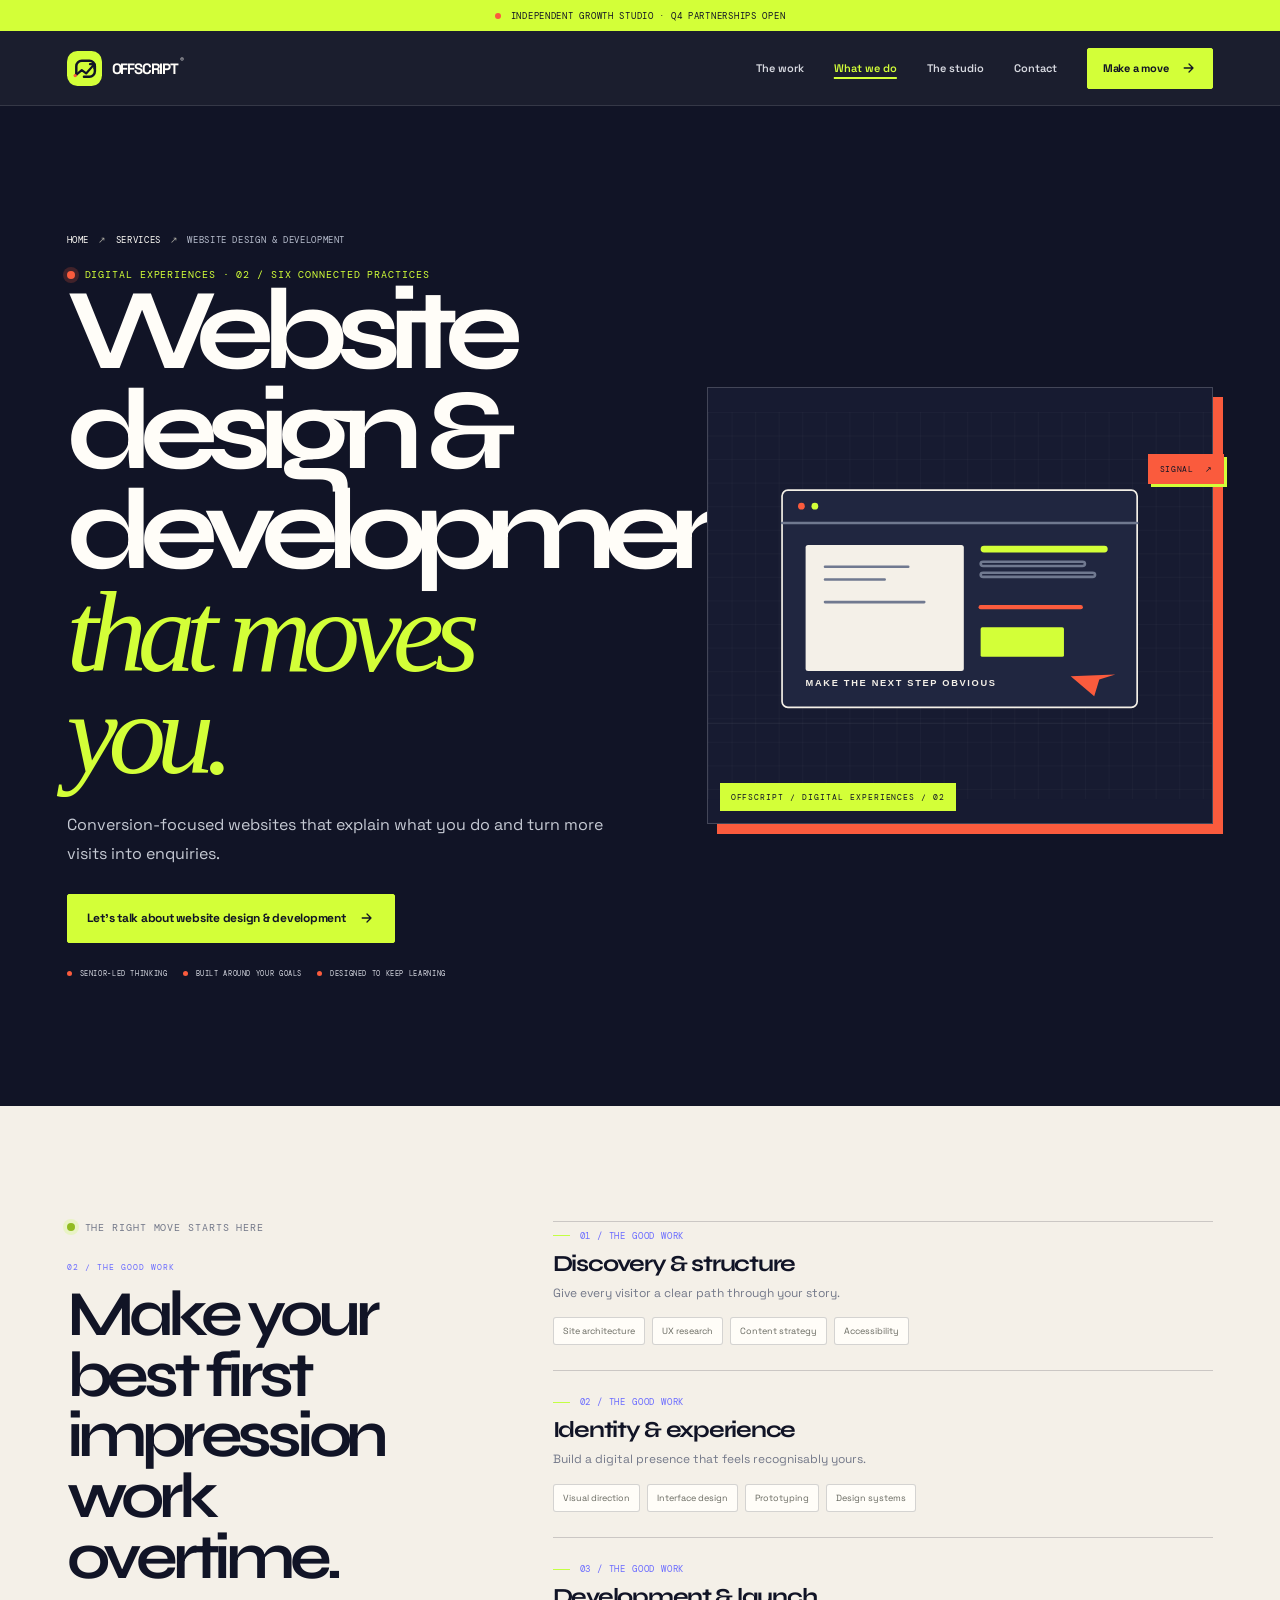
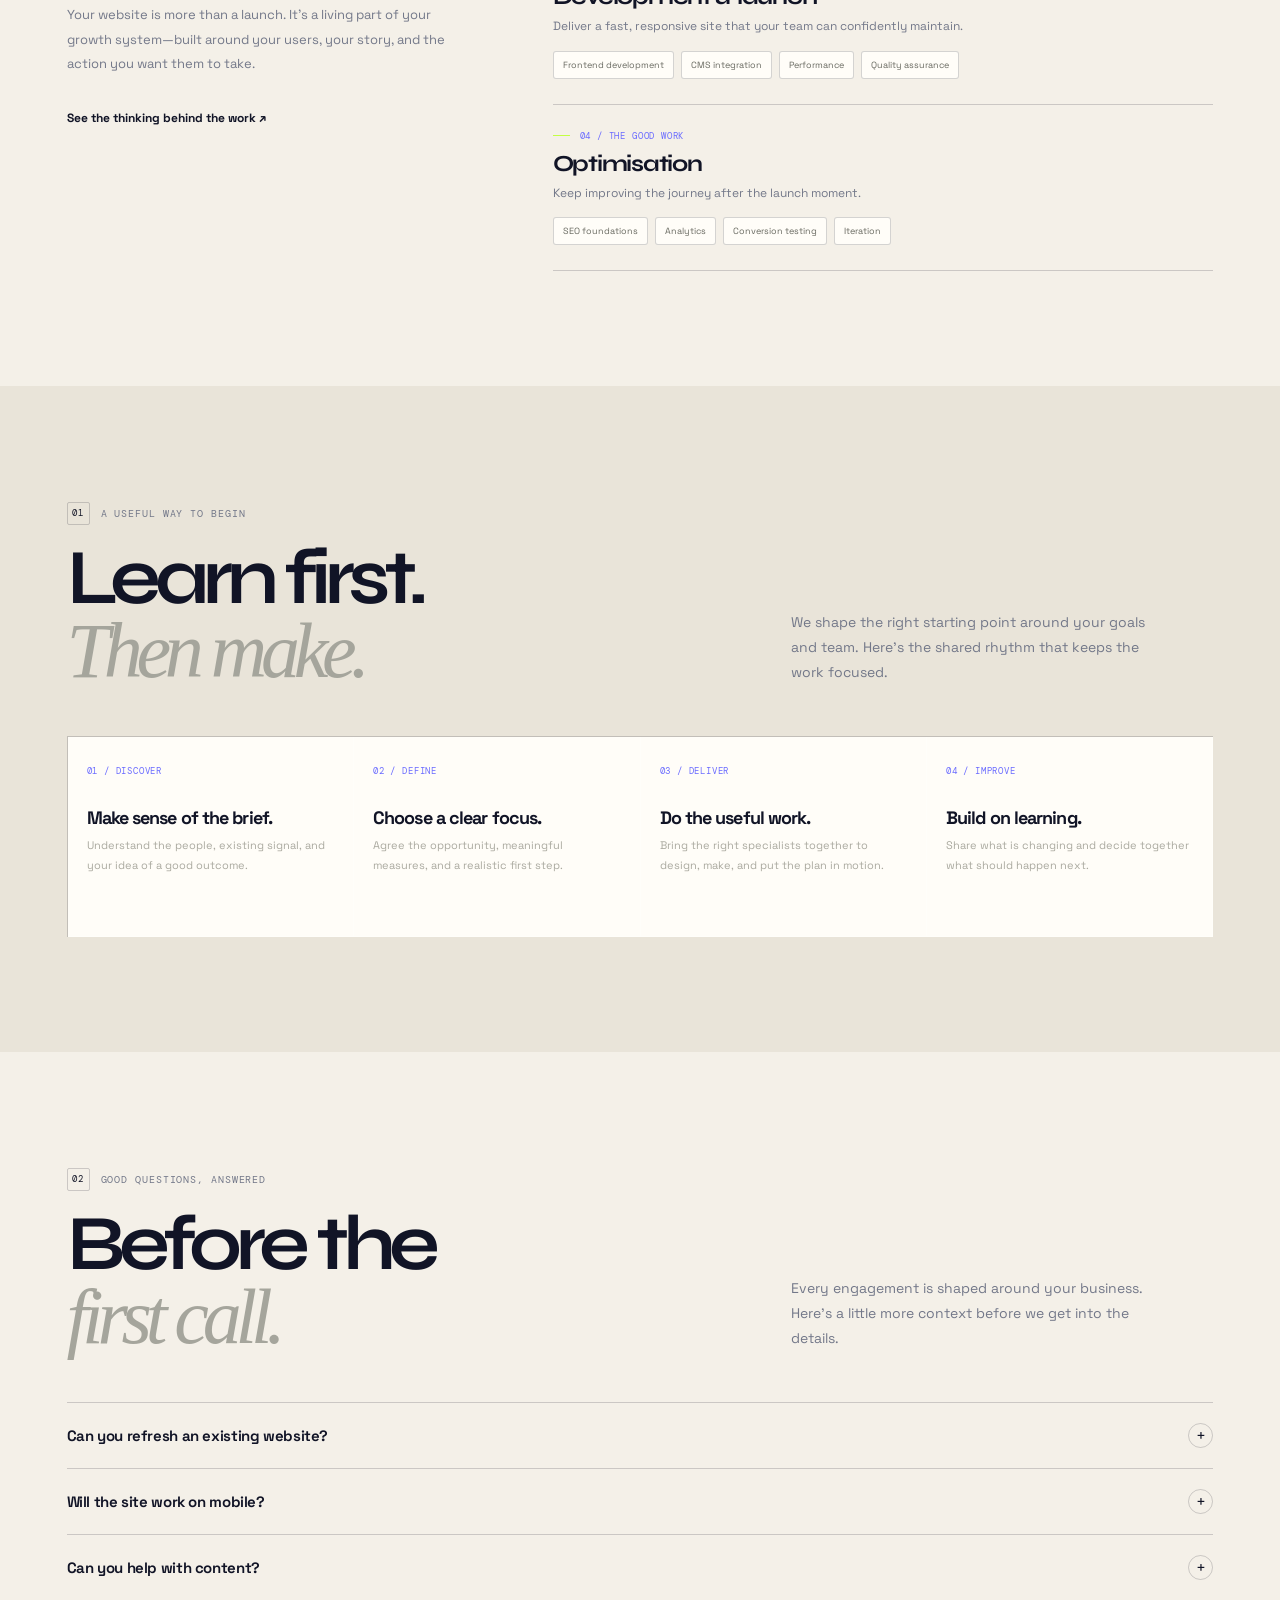
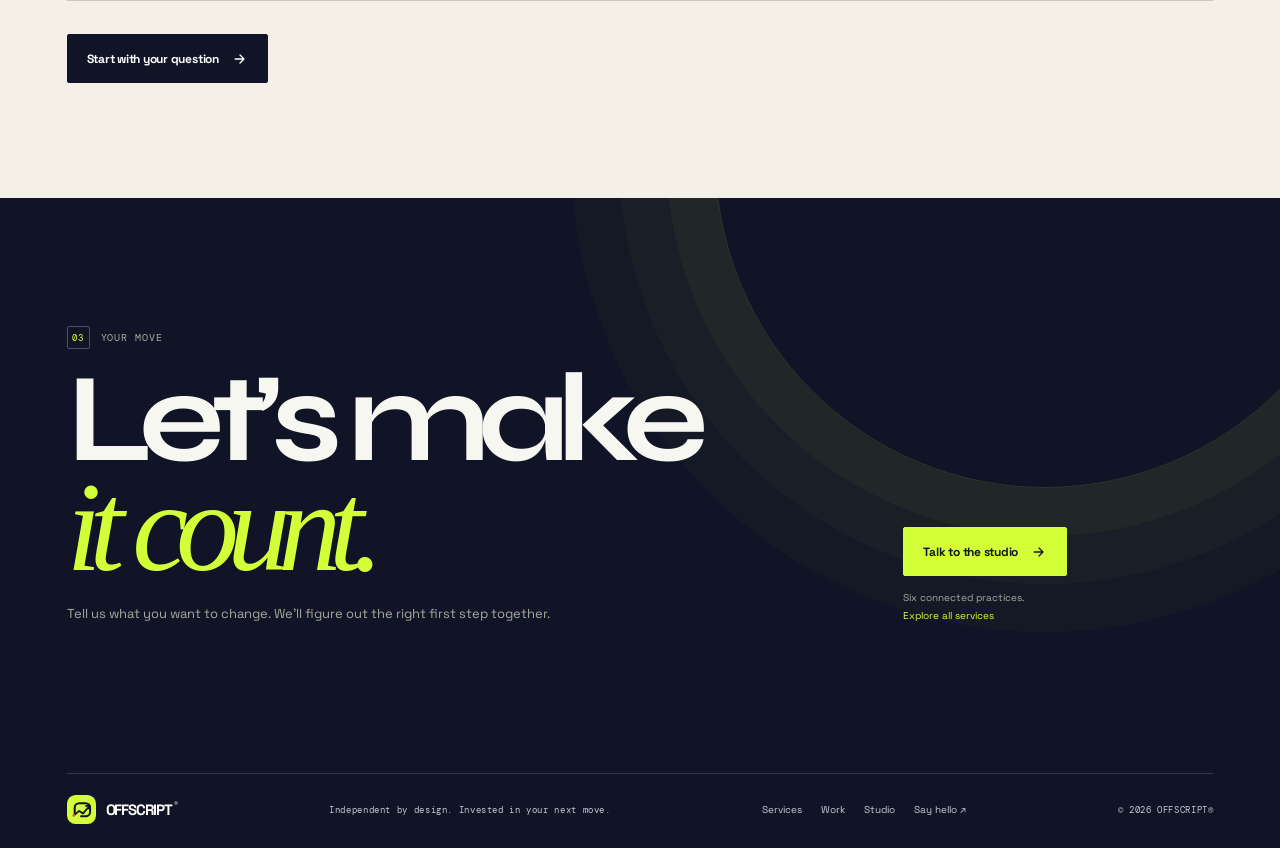
<file: outputs/services/web-design.html>
<!doctype html>
<html lang="en"><head><meta charset="UTF-8"><meta name="viewport" content="width=device-width,initial-scale=1"><meta name="theme-color" content="#0b1126"><meta name="description" content="Explore OFFSCRIPT website design & development services: Conversion-focused websites that explain what you do and turn more visits into enquiries."><meta property="og:title" content="Website design & development · OFFSCRIPT®"><meta property="og:description" content="Explore OFFSCRIPT website design & development services: Conversion-focused websites that explain what you do and turn more visits into enquiries."><meta property="og:type" content="website"><title>Website design & development · OFFSCRIPT®</title><link rel="icon" type="image/svg+xml" href="../assets/offscript-mark.svg"><link rel="preconnect" href="https://fonts.googleapis.com"><link rel="preconnect" href="https://fonts.gstatic.com" crossorigin><link href="https://fonts.googleapis.com/css2?family=DM+Mono:wght@400;500&family=Space+Grotesk:wght@400;500;600;700&family=Syne:wght@500;600;700;800&display=swap" rel="stylesheet"><link rel="stylesheet" href="../assets/offscript.css"><script defer src="../assets/offscript.js"></script></head><body data-base="../" data-active="services.html"><div data-site-header></div><main id="main">
<section class="inner-hero service-page-hero"><div class="wrap service-hero-grid"><div class="service-hero-copy"><div class="breadcrumb"><a href="../index.html">Home</a><b>↗</b><a href="../services.html">Services</a><b>↗</b><span>Website design & development</span></div><div class="overline mono">DIGITAL EXPERIENCES · 02 / SIX CONNECTED PRACTICES</div><h1>Website design & development<br><em>that moves you.</em></h1><p class="lead">Conversion-focused websites that explain what you do and turn more visits into enquiries.</p><a class="button" href="../contact.html">Let’s talk about website design & development <svg viewBox="0 0 20 20" fill="none" aria-hidden="true"><path d="M4 10h11m-5-5 5 5-5 5" stroke="currentColor" stroke-width="1.6" stroke-linecap="round" stroke-linejoin="round"/></svg></a><div class="service-proof mono"><span>Senior-led thinking</span><span>Built around your goals</span><span>Designed to keep learning</span></div></div><figure class="service-hero-art"><svg class="signal-art" viewBox="0 0 600 460" role="img" aria-label="Original web design signal illustration" xmlns="http://www.w3.org/2000/svg"><defs><pattern id="grid-web-design" width="28" height="28" patternUnits="userSpaceOnUse"><path d="M28 0H0V28" fill="none" stroke="#ffffff" stroke-opacity=".055"/></pattern></defs><rect width="600" height="460" fill="#171b31"/><rect width="600" height="460" fill="url(#grid-web-design)"/><path d="M0 370H600" stroke="#ffffff" stroke-opacity=".08"/><rect x="88" y="93" width="422" height="258" rx="7" class="frame"/><path d="M88 132h422" class="stroke"/><circle cx="111" cy="112" r="4" class="hot-fill"/><circle cx="127" cy="112" r="4" class="lime-fill"/><rect x="116" y="158" width="188" height="150" rx="3" class="panel"/><path d="M139 184h99M139 199h71M139 226h118" class="stroke"/><rect x="324" y="159" width="151" height="8" rx="4" class="lime-fill"/><rect x="324" y="178" width="124" height="5" rx="3" class="stroke"/><rect x="324" y="191" width="136" height="5" rx="3" class="stroke"/><path d="M324 232h119" class="hot-stroke"/><rect x="324" y="256" width="99" height="35" rx="2" class="lime-fill"/><path d="m431 314 28 24 6-20 19-6z" class="hot-fill"/><text x="116" y="326" class="art-label">MAKE THE NEXT STEP OBVIOUS</text><style>.signal-art{display:block;width:100%;height:100%;font-family:Arial,sans-serif}.signal-art .flow,.signal-art .wire{fill:none;stroke:#d3ff38;stroke-width:3;stroke-linecap:round;stroke-dasharray:9 10;animation:svg-dash 15s linear infinite}.signal-art .flow-b{stroke:#fa5b3d;stroke-width:2;animation-direction:reverse}.signal-art .node{fill:#171b31;stroke:#d3ff38;stroke-width:3;transform-box:fill-box;transform-origin:center;animation:svg-pulse 3s infinite}.signal-art .node-red{stroke:#fa5b3d}.signal-art .node-target{fill:#d3ff38}.signal-art .frame{fill:#202640;stroke:#f4f0e8;stroke-width:2}.signal-art .panel{fill:#f4f0e8}.signal-art .stroke{fill:none;stroke:#707990;stroke-width:3;stroke-linecap:round}.signal-art .hot-stroke{fill:none;stroke:#fa5b3d;stroke-width:5;stroke-linecap:round}.signal-art .hot-fill{fill:#fa5b3d}.signal-art .lime-fill{fill:#d3ff38}.signal-art .violet-fill{fill:#6b6cff}.signal-art .tick{fill:none;stroke:#171b31;stroke-width:5;stroke-linecap:round;stroke-linejoin:round}.signal-art .wire{stroke:#6b6cff;stroke-width:4;stroke-dasharray:none}.signal-art .orbit{fill:none;stroke:#f4f0e8;stroke-width:1.5;stroke-dasharray:4 9;transform-origin:302px 220px;animation:svg-spin 32s linear infinite}.signal-art .orbit-two{stroke:#fa5b3d;stroke-dasharray:2 6;animation-direction:reverse}.signal-art .star{fill:#171b31}.signal-art .art-label{fill:#f4f0e8;font-size:11px;letter-spacing:2px;font-weight:700}.signal-art .art-big{fill:#d3ff38;font-size:36px;font-weight:700;letter-spacing:-2px}@keyframes svg-dash{to{stroke-dashoffset:-270}}@keyframes svg-pulse{50%{transform:scale(1.16)}}@keyframes svg-spin{to{transform:rotate(360deg)}}</style></svg><figcaption class="service-art-caption mono">OFFSCRIPT / DIGITAL EXPERIENCES / 02</figcaption><span class="service-art-marker mono">SIGNAL&nbsp; ↗</span></figure></div></section>
<section class="section wrap"><div class="feature-layout"><div class="service-editorial-rail reveal"><div class="overline mono">The right move starts here</div><span class="service-runner mono">02 / THE GOOD WORK</span><h2 class="intro-title">Make your best first impression work overtime.</h2><p>Your website is more than a launch. It’s a living part of your growth system—built around your users, your story, and the action you want them to take.</p><a class="text-link" href="../work.html">See the thinking behind the work ↗</a></div><div class="service-details reveal"><article class="service-detail reveal"><div class="mono">01 / THE GOOD WORK</div><h3>Discovery & structure</h3><p>Give every visitor a clear path through your story.</p><ul><li>Site architecture</li><li>UX research</li><li>Content strategy</li><li>Accessibility</li></ul></article><article class="service-detail reveal"><div class="mono">02 / THE GOOD WORK</div><h3>Identity & experience</h3><p>Build a digital presence that feels recognisably yours.</p><ul><li>Visual direction</li><li>Interface design</li><li>Prototyping</li><li>Design systems</li></ul></article><article class="service-detail reveal"><div class="mono">03 / THE GOOD WORK</div><h3>Development & launch</h3><p>Deliver a fast, responsive site that your team can confidently maintain.</p><ul><li>Frontend development</li><li>CMS integration</li><li>Performance</li><li>Quality assurance</li></ul></article><article class="service-detail reveal"><div class="mono">04 / THE GOOD WORK</div><h3>Optimisation</h3><p>Keep improving the journey after the launch moment.</p><ul><li>SEO foundations</li><li>Analytics</li><li>Conversion testing</li><li>Iteration</li></ul></article></div></div></section>
<section class="section section-soft"><div class="wrap"><div class="section-header reveal"><div><div class="eyebrow mono"><span class="index">01</span> A useful way to begin</div><h2>Learn first.<br><em class="muted">Then make.</em></h2></div><p>We shape the right starting point around your goals and team. Here’s the shared rhythm that keeps the work focused.</p></div><div class="timeline"><article class="timeline-step"><span class="mono">01 / DISCOVER</span><h3>Make sense of the brief.</h3><p>Understand the people, existing signal, and your idea of a good outcome.</p></article><article class="timeline-step"><span class="mono">02 / DEFINE</span><h3>Choose a clear focus.</h3><p>Agree the opportunity, meaningful measures, and a realistic first step.</p></article><article class="timeline-step"><span class="mono">03 / DELIVER</span><h3>Do the useful work.</h3><p>Bring the right specialists together to design, make, and put the plan in motion.</p></article><article class="timeline-step"><span class="mono">04 / IMPROVE</span><h3>Build on learning.</h3><p>Share what is changing and decide together what should happen next.</p></article></div></div></section>
<section class="section wrap"><div class="section-header reveal"><div><div class="eyebrow mono"><span class="index">02</span> Good questions, answered</div><h2>Before the<br><em class="muted">first call.</em></h2></div><p>Every engagement is shaped around your business. Here’s a little more context before we get into the details.</p></div><div class="faq-list reveal"><details><summary>Can you refresh an existing website?</summary><p>Absolutely. We can work within your current platform or help you decide whether rebuilding will unlock a better result.</p></details><details><summary>Will the site work on mobile?</summary><p>Yes. We design and build responsive experiences for phones, tablets, and larger screens as a core part of the process.</p></details><details><summary>Can you help with content?</summary><p>Yes. We help structure the story, clarify messaging, and shape copy around what your customers need to understand.</p></details></div><div style="margin-top:33px"><a class="button" href="../contact.html">Start with your question <svg viewBox="0 0 20 20" fill="none" aria-hidden="true"><path d="M4 10h11m-5-5 5 5-5 5" stroke="currentColor" stroke-width="1.6" stroke-linecap="round" stroke-linejoin="round"/></svg></a></div></section>
<section class="cta-band"><div class="wrap cta-inner"><div class="reveal"><div class="eyebrow mono"><span class="index">03</span> Your move</div><h2>Let’s make<br><em>it count.</em></h2><p class="cta-copy">Tell us what you want to change. We’ll figure out the right first step together.</p></div><div class="cta-actions reveal"><a class="button button-lime" href="../contact.html?service=web-design">Talk to the studio <svg viewBox="0 0 20 20" fill="none" aria-hidden="true"><path d="M4 10h11m-5-5 5 5-5 5" stroke="currentColor" stroke-width="1.6" stroke-linecap="round" stroke-linejoin="round"/></svg></a><p>Six connected practices.<br><a href="../services.html">Explore all services</a></p></div></div></section></main><div data-site-footer></div></body></html>
</file>
<file: outputs/assets/offscript.css>
:root{--paper:#f7f7f2;--white:#fff;--ink:#171814;--soft-ink:#292a25;--muted:#72736b;--line:rgba(23,24,20,.14);--lime:#c4ff48;--lime-dark:#93c61f;--blue:#3d56f5;--coral:#f27b59;--serif:Georgia,"Times New Roman",serif;--sans:"DM Sans","Arial Nova",Arial,sans-serif;--mono:"DM Mono",Consolas,monospace;--max:1240px;--gutter:clamp(22px,5.2vw,76px);--radius:7px}
*,*::before,*::after{box-sizing:border-box}html{scroll-behavior:smooth;scroll-padding-top:96px}body{margin:0;background:var(--paper);color:var(--ink);font-family:var(--sans);-webkit-font-smoothing:antialiased}body,button,input,select,textarea{font-family:var(--sans)}::selection{background:var(--lime);color:var(--ink)}a{color:inherit;text-decoration:none}button{color:inherit}button:focus-visible,a:focus-visible,input:focus-visible,select:focus-visible,textarea:focus-visible{outline:3px solid var(--blue);outline-offset:4px}.skip-link{position:absolute;z-index:1000;top:-60px;left:12px;padding:11px 16px;background:var(--lime);font-size:13px}.skip-link:focus{top:12px}.wrap{width:min(calc(100% - var(--gutter)*2),var(--max));margin-inline:auto}.mono{font:10px var(--mono);letter-spacing:.09em;text-transform:uppercase}.overline{display:flex;align-items:center;gap:10px;color:var(--muted)}.overline::before{content:"";width:8px;height:8px;border-radius:50%;background:var(--lime-dark);box-shadow:0 0 0 4px #c4ff4838}.eyebrow{display:flex;align-items:center;gap:11px;color:var(--muted)}.eyebrow .index{display:inline-grid;place-items:center;border:1px solid var(--line);width:23px;height:23px;border-radius:50%;font-size:9px;color:var(--ink)}.button{display:inline-flex;justify-content:center;align-items:center;gap:13px;min-height:49px;padding:0 19px;border:1px solid var(--ink);border-radius:4px;background:var(--ink);color:white;font-size:12px;font-weight:700;transition:transform .22s,background .22s,border-color .22s,color .22s}.button:hover{transform:translateY(-2px);background:var(--lime);border-color:var(--lime);color:var(--ink)}.button svg{width:16px;height:16px;flex:none}.button-outline{color:var(--ink);background:transparent;border-color:var(--line)}.button-outline:hover{background:var(--ink);border-color:var(--ink);color:#fff}.button-lime{background:var(--lime);border-color:var(--lime);color:var(--ink)}.button-lime:hover{background:var(--white);border-color:var(--white)}.text-link{display:inline-flex;align-items:center;gap:9px;padding:10px 0;font-size:12px;font-weight:650}.text-link svg{width:14px;height:14px;transition:transform .2s}.text-link:hover svg{transform:translate(3px,-3px)}.announce{height:33px;background:var(--ink);color:#fff;display:flex;justify-content:center;align-items:center;gap:10px;padding:0 var(--gutter);font:9px var(--mono);letter-spacing:.08em;text-transform:uppercase}.announce-dot{width:6px;height:6px;background:var(--lime);border-radius:50%;box-shadow:0 0 9px #c4ff48a0}.header{position:sticky;z-index:50;top:0;background:#f7f7f2eF;border-bottom:1px solid var(--line);backdrop-filter:blur(18px)}.header-inner{height:76px;display:flex;align-items:center;justify-content:space-between}.brand{display:inline-flex;align-items:center;gap:10px;font-size:19px;font-weight:850;letter-spacing:-1.15px}.brand img{width:35px;height:35px;transition:transform .3s}.brand:hover img{transform:rotate(-9deg)}.brand sup{font:700 8px var(--sans);letter-spacing:0;align-self:flex-start;margin:4px 0 0 -8px}.nav-links{display:flex;align-items:center;gap:30px}.nav-links>a:not(.button){font-size:11px;font-weight:600;color:#595a53;transition:color .2s}.nav-links>a:hover:not(.button),.nav-links>a[aria-current=page]{color:var(--ink)}.nav-links>a[aria-current=page]:not(.button){text-decoration:underline;text-decoration-color:var(--lime-dark);text-decoration-thickness:2px;text-underline-offset:5px}.nav-links .button{min-height:41px;padding-inline:15px;font-size:11px}.menu-toggle{display:none;border:1px solid var(--line);background:transparent;border-radius:4px;width:42px;height:42px;place-items:center;cursor:pointer}.menu-toggle svg{width:19px;height:19px}.mobile-menu{display:none;padding:0 var(--gutter) 15px}.mobile-menu a{display:block;padding:14px 0;border-top:1px solid var(--line);font-weight:600;font-size:13px}.mobile-menu .button{display:flex;margin-top:13px}.hero{position:relative;isolation:isolate;overflow:hidden;min-height:min(730px,calc(100svh - 109px));display:flex;align-items:center;padding:72px 0 86px}.hero-art{position:absolute;z-index:-1;top:0;right:-4vw;width:min(76vw,1080px);height:100%;background:url("offscript-hero.png") center right/cover no-repeat;mix-blend-mode:multiply;pointer-events:none}.hero-art::after{content:"";position:absolute;inset:0;background:linear-gradient(90deg,var(--paper) 0%,rgba(247,247,242,.96) 9%,rgba(247,247,242,.2) 45%,transparent 65%)}.hero-inner{position:relative;z-index:2;width:min(calc(100% - var(--gutter)*2),var(--max));margin:auto}.hero-overline{margin-bottom:24px}.hero h1{max-width:840px;margin:0;font-size:clamp(67px,9.15vw,128px);line-height:.855;letter-spacing:-.088em;font-weight:750}.hero h1 .line{display:block}.hero h1 em{font-family:var(--serif);font-weight:400;letter-spacing:-.084em}.hero h1 .mark{position:relative;white-space:nowrap}.hero h1 .mark::after{content:"";height:.07em;position:absolute;left:.04em;right:-.03em;bottom:.065em;z-index:-1;background:var(--lime);transform:rotate(-1.5deg)}.hero-bottom{max-width:750px;margin:29px 0 0;display:flex;align-items:flex-end;justify-content:space-between;gap:28px}.hero-copy{max-width:342px;margin:0;color:#5e5f58;font-size:14px;line-height:1.8}.hero-actions{display:flex;align-items:center;gap:16px;flex-wrap:wrap}.hero-seal{position:absolute;right:clamp(24px,6vw,80px);bottom:33px;width:102px;height:102px;z-index:2;display:grid;place-items:center;border:1px solid #17181450;border-radius:50%;background:#f7f7f288;backdrop-filter:blur(8px);text-align:center;transform:rotate(9deg)}.hero-seal::before{content:"↗";position:absolute;top:-8px;right:-3px;width:27px;height:27px;border:1px solid var(--ink);border-radius:50%;display:grid;place-items:center;background:var(--lime);font-size:15px}.hero-seal span{max-width:63px;font:8px var(--mono);line-height:1.5;letter-spacing:.08em;text-transform:uppercase}.hero-seal b{display:block;font-size:11px;letter-spacing:-.03em}.scroll-cue{position:absolute;left:var(--gutter);bottom:24px;display:flex;align-items:center;gap:10px;color:#686960;font:9px var(--mono);letter-spacing:.07em;text-transform:uppercase}.scroll-cue::before{content:"";height:1px;width:33px;background:#8b8b84}.ticker{overflow:hidden;background:var(--lime);border-block:1px solid #17181417}.ticker-track{width:max-content;display:flex;min-height:58px;align-items:center;animation:ticker 37s linear infinite}.ticker-group{display:flex;align-items:center;gap:27px;padding-right:27px;white-space:nowrap;font:9px var(--mono);letter-spacing:.1em;text-transform:uppercase}.ticker-group b{font:700 16px var(--sans);letter-spacing:-.06em}.ticker-group i{font-style:normal;color:#536734;font-size:14px}.section{padding:clamp(83px,10vw,138px) 0}.section-dark{background:var(--ink);color:var(--paper)}.section-soft{background:#edede6}.section-header{display:grid;grid-template-columns:1.1fr .7fr;gap:60px;align-items:end;margin-bottom:48px}.section-header h2{max-width:740px;margin:16px 0 0;font-size:clamp(43px,6.3vw,83px);line-height:.92;letter-spacing:-.085em;font-weight:700}.section-header h2 em{font-family:var(--serif);font-weight:400}.section-header h2 .muted{color:#a5a59c}.section-header>p{max-width:372px;margin:0 0 3px;color:var(--muted);font-size:13px;line-height:1.85}.section-dark .section-header>p{color:#a9a99f}.section-dark .eyebrow{color:#aaa99e}.section-dark .eyebrow .index{border-color:#ffffff40;color:var(--paper)}.stats{display:grid;grid-template-columns:repeat(4,1fr);border:1px solid var(--line);border-radius:4px;overflow:hidden}.stat{min-height:139px;padding:24px 24px 20px;border-right:1px solid var(--line)}.stat:last-child{border:0}.stat strong{display:block;font-size:clamp(35px,4.5vw,59px);letter-spacing:-.082em;line-height:1;font-weight:700}.stat strong i{color:#8eb92b;font-style:normal}.stat p{margin:12px 0 0;color:var(--muted);font:9px var(--mono);letter-spacing:.08em;text-transform:uppercase}.trust-note{display:flex;gap:9px;align-items:center;margin:19px 0 0;color:var(--muted);font:9px var(--mono);letter-spacing:.08em;text-transform:uppercase}.trust-note .announce-dot{background:#82ad27;box-shadow:none}.services-grid{display:grid;grid-template-columns:repeat(3,1fr);border-top:1px solid var(--line);border-left:1px solid var(--line)}.service-card{position:relative;min-height:229px;padding:25px 25px 26px;border-right:1px solid var(--line);border-bottom:1px solid var(--line);transition:background .22s,transform .22s;overflow:hidden}.service-card:hover{background:#edefe6}.service-card .card-top{display:flex;justify-content:space-between;align-items:center}.service-icon{width:37px;height:37px;display:grid;place-items:center;border:1px solid var(--line);border-radius:50%;transition:background .25s,transform .25s}.service-card:hover .service-icon{background:var(--lime);transform:rotate(-8deg)}.service-icon svg{width:19px;height:19px;stroke:var(--ink);stroke-width:1.55;fill:none;stroke-linecap:round;stroke-linejoin:round}.service-card .card-index{color:#94948b}.service-card h3{margin:29px 0 8px;font-size:21px;letter-spacing:-.06em;font-weight:650}.service-card p{max-width:330px;margin:0;color:var(--muted);font-size:11px;line-height:1.8}.service-card .card-link{position:absolute;right:19px;bottom:18px;width:31px;height:31px;display:grid;place-items:center;border:1px solid var(--line);border-radius:50%;transition:background .2s}.service-card:hover .card-link{background:var(--ink);color:#fff}.service-card .card-link svg{width:14px;height:14px}.services-footer{display:flex;justify-content:space-between;align-items:center;gap:20px;padding-top:24px;color:var(--muted);font-size:11px}.services-footer p{margin:0}.method{display:grid;grid-template-columns:.92fr 1.08fr;gap:clamp(40px,9vw,128px);align-items:start}.method-intro{position:sticky;top:115px}.method-intro h2{max-width:490px;margin:16px 0 17px;font-size:clamp(49px,6.4vw,82px);line-height:.9;letter-spacing:-.085em}.method-intro h2 em{font-family:var(--serif);font-weight:400;color:#999990}.method-intro>p{max-width:365px;margin:0;color:var(--muted);font-size:13px;line-height:1.85}.method-steps{border-top:1px solid var(--line)}.method-step{display:grid;grid-template-columns:36px 1fr 22px;gap:16px;align-items:start;padding:24px 0;border-bottom:1px solid var(--line)}.method-step .step-number{padding-top:3px;color:#838379}.method-step h3{margin:0;font-size:19px;letter-spacing:-.05em;font-weight:650}.method-step p{max-width:400px;margin:7px 0 0;color:var(--muted);font-size:11px;line-height:1.8}.method-step .step-arrow{color:#929288;transition:transform .2s}.method-step:hover .step-arrow{transform:translate(3px,-3px)}.case-grid{display:grid;grid-template-columns:1.1fr .9fr;gap:15px}.case-card{position:relative;min-height:365px;padding:24px;border:1px solid #ffffff20;border-radius:4px;overflow:hidden;isolation:isolate;background:#23251e}.case-card:first-child{grid-row:span 2;min-height:746px}.case-card:nth-child(2){background:#222528}.case-card:nth-child(3){background:#28231f}.case-meta{position:relative;z-index:3;display:flex;justify-content:space-between;align-items:center;gap:12px}.case-meta span{color:#d0d0c8;font:9px var(--mono);letter-spacing:.08em;text-transform:uppercase}.case-pill{padding:8px 10px;border:1px solid #ffffff42;border-radius:3px}.case-art{position:absolute;inset:0;z-index:-1;display:grid;place-items:center;overflow:hidden}.case-card:first-child .case-art{background:radial-gradient(ellipse at 50% 48%,#596836 0,transparent 55%)}.case-card:first-child .case-art::before,.case-card:first-child .case-art::after{content:"";position:absolute;width:400px;height:400px;border:1px solid #c4ff4853;border-radius:50%;box-shadow:0 0 0 32px #c4ff4816,0 0 0 64px #c4ff480e}.case-card:first-child .case-art::after{width:480px;height:480px;border-color:#c4ff4825;box-shadow:0 0 0 37px #c4ff480a}.case-orb{position:relative;width:164px;height:164px;border-radius:50%;background:radial-gradient(circle at 29% 23%,#fff9c1 0,#dfff7f 13%,#b9f936 41%,#55731c 83%);box-shadow:inset -13px -19px 29px #1a250b86,0 0 67px #bfff4050;animation:orb 7s ease-in-out infinite}.case-card:nth-child(2) .case-art{background:radial-gradient(ellipse at 55% 48%,#5d415a,transparent 61%)}.case-sculpture{display:flex;align-items:center;transform:rotate(-12deg)}.case-sculpture i{width:86px;height:124px;border-radius:50px;background:linear-gradient(145deg,#ffd1ae,#f37d73 53%,#a33450);box-shadow:inset -14px -13px 22px #831e3a52,0 25px 28px #0005}.case-sculpture i:nth-child(2){background:linear-gradient(145deg,#eee1ff,#a08aff 53%,#5438d0);transform:translateX(-18px) rotate(18deg)}.case-sculpture i:nth-child(3){width:69px;height:69px;border-radius:50%;background:radial-gradient(circle at 30% 25%,#fff0ba,#ffc946 58%,#df8634);transform:translateX(-36px) rotate(25deg)}.case-card:nth-child(3) .case-art{background:radial-gradient(ellipse at 50% 47%,#466c52,transparent 63%)}.case-network{position:relative;width:216px;height:132px}.case-network svg{width:100%;height:100%;overflow:visible}.case-network line{stroke:#bdff9e;stroke-width:1.5;stroke-dasharray:5 5}.case-network circle{fill:#c4ff48;stroke:#203524;stroke-width:5}.case-network circle:nth-last-child(2){fill:#9f98ff}.case-copy{position:absolute;z-index:3;left:24px;right:60px;bottom:24px}.case-copy h3{margin:0 0 10px;font-size:clamp(24px,3vw,38px);line-height:.98;letter-spacing:-.065em}.case-copy p{max-width:360px;margin:0;color:#c0c0b8;font-size:11px;line-height:1.75}.case-jump{position:absolute;z-index:4;right:22px;bottom:22px;width:34px;height:34px;display:grid;place-items:center;border:1px solid #ffffff60;border-radius:50%;transition:background .2s,transform .2s}.case-jump:hover{background:var(--lime);color:var(--ink);transform:rotate(45deg)}.manifesto{display:grid;grid-template-columns:125px 1fr;gap:24px;align-items:start;padding:54px 0 61px;background:var(--lime)}.manifesto-symbol{font-size:105px;line-height:.75;letter-spacing:-.12em;font-weight:600}.manifesto blockquote{max-width:980px;margin:3px 0 19px;font-size:clamp(24px,3.8vw,46px);line-height:1.1;letter-spacing:-.065em;font-weight:550}.manifesto p{margin:0;color:#596340;font:9px var(--mono);letter-spacing:.09em;text-transform:uppercase}.cta-band{position:relative;overflow:hidden;padding:clamp(82px,10vw,132px) 0;background:var(--ink);color:#f7f7f2;isolation:isolate}.cta-band::before{content:"";position:absolute;z-index:-1;right:-95px;top:-370px;width:660px;height:660px;border:1px solid #c4ff4825;border-radius:50%;box-shadow:0 0 0 48px #c4ff4809,0 0 0 96px #c4ff4807,0 0 0 144px #c4ff4805}.cta-inner{display:grid;grid-template-columns:1fr 310px;gap:60px;align-items:end}.cta-inner h2{max-width:790px;margin:17px 0 0;font-size:clamp(64px,10vw,126px);line-height:.85;letter-spacing:-.095em;font-weight:700}.cta-inner h2 em{color:var(--lime);font-family:var(--serif);font-weight:400}.cta-inner .eyebrow{color:#aaa99e}.cta-inner .eyebrow .index{color:var(--lime);border-color:#ffffff40}.cta-copy{margin:19px 0 0;color:#a9a99f;font-size:13px;line-height:1.8}.cta-actions{display:flex;flex-direction:column;align-items:flex-start;gap:13px}.cta-actions>p{margin:0;color:#aaa99e;font-size:10px;line-height:1.8}.cta-actions a:not(.button){color:var(--lime)}.footer{background:var(--ink);color:#f7f7f2;padding:20px 0 24px}.footer-inner{display:flex;justify-content:space-between;align-items:center;gap:20px;padding-top:21px;border-top:1px solid #ffffff25}.footer .brand{font-size:16px}.footer .brand img{width:29px;height:29px}.footer-note,.footer-copy{color:#aaa99e;font:9px var(--mono);letter-spacing:.07em}.footer-links{display:flex;align-items:center;gap:19px;color:#cfcec6;font-size:10px}.footer-links a:hover{color:var(--lime)}.footer-copy{white-space:nowrap}.breadcrumb{display:flex;flex-wrap:wrap;align-items:center;gap:9px;margin-bottom:22px;color:var(--muted);font:9px var(--mono);letter-spacing:.07em;text-transform:uppercase}.breadcrumb a:hover{color:var(--ink)}.breadcrumb b{font-weight:400;color:#a7a69e}.inner-hero{position:relative;overflow:hidden;padding:clamp(65px,8.5vw,117px) 0 clamp(68px,8vw,108px);border-bottom:1px solid var(--line)}.inner-hero h1{max-width:1000px;margin:0;font-size:clamp(53px,8.8vw,114px);line-height:.9;letter-spacing:-.09em;font-weight:700}.inner-hero h1 em{font-family:var(--serif);font-weight:400}.inner-hero .lead{max-width:560px;margin:24px 0 0;color:var(--muted);font-size:14px;line-height:1.8}.inner-hero .button{margin-top:25px}.inner-hero-accent{position:absolute;z-index:-1;right:1%;top:15%;width:clamp(115px,19vw,247px);aspect-ratio:1;border:1px solid #17181416;border-radius:50%;box-shadow:0 0 0 24px #c4ff4812,0 0 0 48px #c4ff480b}.inner-hero-accent::after{content:"↗";position:absolute;inset:24%;display:grid;place-items:center;border-radius:50%;background:var(--lime);font-size:clamp(29px,5vw,61px);font-weight:500;transform:rotate(-11deg)}.intro-grid{display:grid;grid-template-columns:.8fr 1.2fr;gap:80px;align-items:start}.intro-grid .intro-title{margin:0;font-size:clamp(41px,5.5vw,70px);line-height:.94;letter-spacing:-.08em}.intro-grid .intro-copy{max-width:680px;color:var(--muted);font-size:14px;line-height:1.9}.intro-copy p{margin:0 0 16px}.capability-list{display:grid;grid-template-columns:repeat(2,1fr);gap:0 32px;border-top:1px solid var(--line)}.capability{padding:20px 0;border-bottom:1px solid var(--line)}.capability h3{margin:0 0 7px;font-size:17px;letter-spacing:-.045em}.capability p{margin:0;color:var(--muted);font-size:11px;line-height:1.75}.timeline{display:grid;grid-template-columns:repeat(4,1fr);gap:0;border-top:1px solid #ffffff38;border-left:1px solid #ffffff38}.timeline-step{min-height:200px;padding:21px 19px;border-right:1px solid #ffffff38;border-bottom:1px solid #ffffff38}.timeline-step .mono{color:var(--lime);font-size:9px}.timeline-step h3{margin:27px 0 7px;font-size:18px;letter-spacing:-.05em}.timeline-step p{margin:0;color:#aaa99f;font-size:11px;line-height:1.75}.faq-list{border-top:1px solid var(--line)}.faq-list details{border-bottom:1px solid var(--line)}.faq-list summary{list-style:none;cursor:pointer;display:flex;justify-content:space-between;align-items:center;gap:18px;padding:20px 0;font-weight:650;font-size:15px;letter-spacing:-.025em}.faq-list summary::-webkit-details-marker{display:none}.faq-list summary::after{content:"+";flex:none;display:grid;place-items:center;width:25px;height:25px;border:1px solid var(--line);border-radius:50%;font-size:16px;font-weight:400;transition:transform .2s,background .2s}.faq-list details[open] summary::after{content:"−";background:var(--lime);transform:rotate(180deg)}.faq-list details p{max-width:730px;margin:0 40px 20px 0;color:var(--muted);font-size:12px;line-height:1.85}.form-grid{display:grid;grid-template-columns:1fr 1fr;gap:18px 16px}.field{display:flex;flex-direction:column;gap:8px}.field.full{grid-column:1/-1}.field label{font:9px var(--mono);letter-spacing:.08em;text-transform:uppercase}.field input,.field select,.field textarea{width:100%;min-height:47px;padding:12px 13px;border:1px solid var(--line);border-radius:3px;background:#fff;color:var(--ink);font-size:12px}.field textarea{min-height:130px;resize:vertical}.field input::placeholder,.field textarea::placeholder{color:#9d9d95}.form-note{margin:14px 0 0;color:var(--muted);font-size:10px;line-height:1.7}.contact-card{padding:25px;background:#edede6;border-radius:4px}.contact-card h3{margin:0 0 9px;font-size:19px;letter-spacing:-.05em}.contact-card p{margin:0;color:var(--muted);font-size:12px;line-height:1.8}.contact-card a{font-size:15px;font-weight:650}.contact-card .contact-row{padding:17px 0;border-top:1px solid var(--line)}.contact-card .contact-row:first-of-type{margin-top:20px}.feature-layout{display:grid;grid-template-columns:.85fr 1.15fr;gap:65px;align-items:start}.feature-visual{position:sticky;top:117px;min-height:410px;display:grid;place-items:center;overflow:hidden;background:var(--lime);border-radius:4px}.feature-visual::before,.feature-visual::after{content:"";position:absolute;width:265px;height:265px;border:1px solid #17181430;border-radius:50%;box-shadow:0 0 0 25px #ffffff22,0 0 0 50px #ffffff16}.feature-visual::after{width:325px;height:325px;border-color:#17181420;box-shadow:none}.feature-glyph{position:relative;z-index:2;font-size:110px;font-weight:700;letter-spacing:-.12em;animation:float 6s ease-in-out infinite}.feature-label{position:absolute;left:17px;bottom:16px;padding:9px 11px;background:#171814;color:white;font:8px var(--mono);letter-spacing:.1em;text-transform:uppercase}.service-details{border-top:1px solid var(--line)}.service-detail{padding:21px 0;border-bottom:1px solid var(--line)}.service-detail .mono{color:var(--lime-dark)}.service-detail h3{margin:8px 0 6px;font-size:19px;letter-spacing:-.045em}.service-detail p{margin:0;color:var(--muted);font-size:11px;line-height:1.8}.service-detail ul{display:flex;flex-wrap:wrap;gap:7px;margin:13px 0 0;padding:0;list-style:none}.service-detail li{padding:7px 9px;border:1px solid var(--line);border-radius:3px;color:#686960;font-size:9px}.contact-layout{display:grid;grid-template-columns:1.1fr .7fr;gap:64px;align-items:start}.contact-aside{position:sticky;top:118px}.contact-aside .overline{margin-bottom:17px}.contact-aside h2{max-width:440px;margin:0 0 14px;font-size:clamp(44px,5.6vw,70px);line-height:.92;letter-spacing:-.08em}.contact-aside h2 em{font-family:var(--serif);font-weight:400}.contact-aside>p{max-width:370px;color:var(--muted);font-size:13px;line-height:1.85}.contact-form{padding:29px;border:1px solid var(--line);border-radius:4px;background:#fff}.contact-form h3{margin:0 0 6px;font-size:22px;letter-spacing:-.06em}.contact-form>.intro{margin:0 0 23px;color:var(--muted);font-size:11px;line-height:1.75}.contact-form .button{margin-top:17px}.contact-direct{margin-top:24px;padding-top:21px;border-top:1px solid var(--line);color:var(--muted);font-size:11px}.contact-direct a{display:block;margin-top:6px;font-weight:650;color:var(--ink)}.about-values{display:grid;grid-template-columns:repeat(3,1fr);border-top:1px solid var(--line);border-left:1px solid var(--line)}.about-value{min-height:190px;padding:21px;border-right:1px solid var(--line);border-bottom:1px solid var(--line)}.about-value .mono{color:#85857c}.about-value h3{margin:37px 0 7px;font-size:22px;letter-spacing:-.06em}.about-value p{max-width:280px;margin:0;color:var(--muted);font-size:11px;line-height:1.8}.about-highlight{display:grid;grid-template-columns:1.1fr .9fr;gap:40px;align-items:center;padding:34px;background:var(--lime);border-radius:4px}.about-highlight h3{margin:0;font-size:clamp(32px,4.5vw,55px);line-height:.98;letter-spacing:-.07em}.about-highlight p{margin:0;color:#4f583d;font-size:12px;line-height:1.9}.js .reveal,.js .timeline-step,.js .about-value,.js .journey-card,.js .starting-card{opacity:0;transform:translateY(19px);transition:opacity .7s cubic-bezier(.2,.65,.35,1),transform .7s cubic-bezier(.2,.65,.35,1)}.js .reveal.is-visible,.js .timeline-step.is-visible,.js .about-value.is-visible,.js .journey-card.is-visible,.js .starting-card.is-visible{opacity:1;transform:translateY(0)}.js .service-card:nth-child(2),.js .case-card:nth-child(2){transition-delay:.045s}.js .service-card:nth-child(3),.js .case-card:nth-child(3){transition-delay:.09s}@keyframes ticker{to{transform:translateX(-50%)}}@keyframes orb{0%,100%{transform:translateY(0)}50%{transform:translateY(-11px)}}@keyframes float{0%,100%{transform:translateY(0) rotate(-4deg)}50%{transform:translateY(-9px) rotate(4deg)}}
@media(max-width:900px){:root{--gutter:clamp(20px,4vw,38px)}.hero{min-height:650px}.hero-art{width:82vw;right:-10vw;opacity:.88}.hero h1{font-size:clamp(64px,10vw,91px);max-width:720px}.hero-bottom{max-width:660px;display:block;margin-top:25px}.hero-copy{font-size:13px}.hero-actions{margin-top:15px}.section-header{gap:32px}.service-card{min-height:215px;padding:21px}.case-grid{grid-template-columns:1fr 1fr}.case-card:first-child{min-height:630px}.timeline{grid-template-columns:repeat(2,1fr)}.feature-layout{gap:35px}.contact-layout{gap:35px}}
@media(max-width:640px){:root{--gutter:20px}.announce{height:30px;font-size:7px}.header-inner{height:64px}.brand{font-size:17px}.brand img{width:31px;height:31px}.nav-links{display:none}.menu-toggle{display:grid}.mobile-menu.is-open{display:block}.hero{min-height:0;padding:61px 0 83px;align-items:flex-start}.hero-art{top:auto;bottom:-35px;right:-58vw;width:130vw;height:64%;opacity:.68;background-position:center right}.hero-art::after{background:linear-gradient(90deg,var(--paper),#f7f7f265 45%,transparent 74%)}.hero-overline{margin-bottom:20px;font-size:8px}.hero h1{max-width:560px;font-size:clamp(56px,13.7vw,85px);line-height:.9}.hero h1 .line:last-child{padding-left:7vw}.hero-bottom{margin-top:21px}.hero-copy{max-width:310px;font-size:12px;line-height:1.75}.hero-actions{gap:10px;margin-top:18px}.hero-actions .button{min-height:44px;font-size:10px;padding-inline:13px}.hero-actions .text-link{font-size:10px}.hero-seal{width:78px;height:78px;right:19px;bottom:20px}.hero-seal span{font-size:7px}.hero-seal b{font-size:9px}.scroll-cue{bottom:20px;font-size:7px}.ticker-track{min-height:49px}.ticker-group{gap:18px;padding-right:18px;font-size:8px}.ticker-group b{font-size:14px}.section{padding:75px 0}.section-header{grid-template-columns:1fr;gap:14px;margin-bottom:29px}.section-header h2{font-size:clamp(45px,11.4vw,63px)}.section-header>p{max-width:360px;font-size:12px}.stats{grid-template-columns:1fr 1fr}.stat{min-height:108px;padding:18px 16px;border-right:1px solid var(--line);border-bottom:1px solid var(--line)}.stat:nth-child(2){border-right:0}.stat:nth-child(3),.stat:nth-child(4){border-bottom:0}.stat:nth-child(4){border-right:0}.stat strong{font-size:39px}.stat p{margin-top:8px;font-size:8px}.trust-note{font-size:8px;line-height:1.6}.services-grid{grid-template-columns:1fr 1fr}.service-card{min-height:202px;padding:17px 14px}.service-card h3{margin-top:24px;font-size:17px}.service-card p{font-size:10px}.service-card .card-index{font-size:8px}.service-card .card-link{right:12px;bottom:12px;width:27px;height:27px}.services-footer{align-items:flex-start;flex-direction:column;gap:7px;font-size:10px}.method{grid-template-columns:1fr;gap:32px}.method-intro{position:static}.method-intro h2{font-size:61px}.method-intro>p{font-size:12px}.method-step{grid-template-columns:29px 1fr 18px;gap:11px;padding:19px 0}.method-step h3{font-size:17px}.case-grid{grid-template-columns:1fr;gap:11px}.case-card,.case-card:first-child{grid-row:auto;min-height:340px;padding:18px}.case-card:first-child{min-height:427px}.case-card:first-child .case-art::before{width:295px;height:295px}.case-card:first-child .case-art::after{width:355px;height:355px}.case-orb{width:134px;height:134px}.case-copy{left:19px;right:56px;bottom:19px}.case-copy h3{font-size:27px}.case-meta span{font-size:7px}.case-meta{gap:7px}.case-pill{padding:7px}.manifesto{grid-template-columns:42px 1fr;gap:14px;padding:39px 0 42px}.manifesto-symbol{font-size:58px}.manifesto blockquote{font-size:27px}.manifesto p{font-size:7px}.cta-inner{grid-template-columns:1fr;gap:24px}.cta-inner h2{font-size:clamp(65px,14vw,91px)}.cta-copy{font-size:12px}.cta-actions{gap:10px}.footer-inner{flex-wrap:wrap;gap:13px}.footer-note{display:none}.footer-links{gap:12px;font-size:9px}.footer-copy{font-size:8px}.inner-hero{padding:63px 0 65px}.inner-hero h1{font-size:clamp(48px,12vw,70px)}.inner-hero .lead{font-size:12px}.inner-hero-accent{right:-4%;top:12%;width:124px;opacity:.72}.intro-grid{grid-template-columns:1fr;gap:22px}.intro-grid .intro-title{font-size:48px}.intro-grid .intro-copy{font-size:12px}.capability-list{grid-template-columns:1fr}.capability{padding:17px 0}.timeline{grid-template-columns:1fr 1fr}.timeline-step{min-height:178px;padding:16px 12px}.timeline-step h3{font-size:16px;margin-top:24px}.timeline-step p{font-size:10px}.faq-list summary{font-size:13px}.feature-layout{grid-template-columns:1fr;gap:25px}.feature-visual{position:relative;top:auto;min-height:300px}.feature-glyph{font-size:88px}.service-detail{padding:18px 0}.service-detail h3{font-size:18px}.contact-layout{grid-template-columns:1fr;gap:29px}.contact-aside{position:static}.contact-aside h2{font-size:52px}.contact-aside>p{font-size:12px}.contact-form{padding:21px 16px}.field input,.field select,.field textarea{font-size:16px}.about-values{grid-template-columns:1fr}.about-value{min-height:142px;padding:18px}.about-value h3{margin:25px 0 6px}.about-highlight{grid-template-columns:1fr;gap:14px;padding:22px}.about-highlight h3{font-size:37px}.about-highlight p{font-size:11px}}
@media(prefers-reduced-motion:reduce){*,*::before,*::after{scroll-behavior:auto!important;animation-duration:.01ms!important;animation-iteration-count:1!important;transition-duration:.01ms!important}.js .reveal{opacity:1;transform:none}}

/* New art direction: signal-rich midnight hero, cool paper canvas, tactile service photography. */
:root{--paper:#f2f4f8;--white:#fff;--ink:#15192b;--soft-ink:#222942;--muted:#696f80;--line:rgba(21,25,43,.14);--lime:#c9ff45;--lime-dark:#80a91f;--blue:#465cff;--coral:#f27659}
.header{background:#f2f4f8ee}
.hero{min-height:min(790px,calc(100svh - 109px));background:#0b1126;color:#f8f9fd}
.hero-art{inset:0;width:100%;right:0;background:url("offscript-hero.png") center 53%/cover no-repeat;mix-blend-mode:normal;opacity:.95}
.hero-art::after{background:linear-gradient(90deg,#0b1126 0%,rgba(11,17,38,.98) 25%,rgba(11,17,38,.75) 47%,rgba(11,17,38,.14) 75%,rgba(11,17,38,.04) 100%)}
.hero-overline{color:#d0d4e3}.hero-overline::before{background:var(--lime);box-shadow:0 0 0 4px #c9ff482e}
.hero h1{max-width:790px;font-size:clamp(68px,8.5vw,120px)}
.hero h1 em{color:var(--lime)}
.hero-bottom{max-width:940px}
.hero-copy{color:#d0d3df}
.hero-seal{border-color:#ffffff75;background:#141d39be;color:#fff;backdrop-filter:blur(12px)}
.hero-seal::before{border-color:#fff;background:var(--lime);color:var(--ink)}
.scroll-cue{color:#c0c3d0}.scroll-cue::before{background:#9198b1}
.section-soft{background:#e9ecf4}
.service-card-art{height:146px;margin:-25px -25px 19px;overflow:hidden;position:relative;background:#e9ecf4}
.service-card-art img{width:100%;height:100%;display:block;object-fit:cover;transition:transform .55s cubic-bezier(.2,.65,.35,1)}
.service-card:hover .service-card-art img{transform:scale(1.045)}
.service-card-art span{position:absolute;left:10px;bottom:10px;padding:7px 9px;background:#11162adf;color:#fff;font:8px var(--mono);letter-spacing:.085em;text-transform:uppercase;border:1px solid #ffffff40;border-radius:2px}
.section-dark .service-card:hover{background:#252a3d}
.section-dark .service-card:hover h3{color:var(--lime)}
.section-dark .service-card .service-icon{border-color:#ffffff42}
.section-dark .service-card .service-icon svg{stroke:#fff}
.section-dark .service-card:hover .service-icon{background:var(--lime)}
.section-dark .service-card:hover .service-icon svg{stroke:var(--ink)}
.section-dark .service-card .card-index{color:#b9bdcc}
.section-dark .service-card:hover .card-link{background:var(--lime);color:var(--ink)}
.feature-visual{position:sticky;top:117px;display:block;min-height:0;aspect-ratio:4/5;background:#11162a;border-radius:4px;overflow:hidden;isolation:isolate}
.feature-visual::before,.feature-visual::after{display:none}
.feature-visual>img{position:absolute;inset:0;width:100%;height:100%;display:block;object-fit:cover;transition:transform .6s cubic-bezier(.2,.65,.35,1)}
.feature-visual:hover>img{transform:scale(1.025)}
.feature-visual .feature-label{z-index:2;left:15px;bottom:15px;border:1px solid #ffffff45}
.service-card{min-height:335px}
.journey-grid{display:grid;grid-template-columns:repeat(4,1fr);border-top:1px solid var(--line);border-left:1px solid var(--line)}
.journey-card{position:relative;min-height:255px;padding:22px 18px 25px;border-right:1px solid var(--line);border-bottom:1px solid var(--line);background:#f8f9fc;transition:background .2s,transform .2s}
.journey-card:hover{background:#fff;transform:translateY(-3px)}
.journey-no{color:var(--muted);font-size:8px}
.journey-disc{display:grid;place-items:center;width:43px;height:43px;margin-top:26px;border-radius:50%;background:var(--lime);font-size:18px}
.journey-disc-blue{background:#dfe3ff;color:#3549d1}.journey-disc-coral{background:#ffe1d7;color:#b84e32}.journey-disc-ink{background:#19213a;color:var(--lime)}
.journey-card h3{margin:15px 0 7px;font-size:18px;letter-spacing:-.05em}
.journey-card p{margin:0;color:var(--muted);font-size:10px;line-height:1.75}
.journey-arrow{display:inline-block;margin-top:15px;color:var(--ink);font:8px var(--mono);letter-spacing:.06em;text-transform:uppercase}
.starting-grid{display:grid;grid-template-columns:repeat(3,1fr);gap:12px}
.starting-card{position:relative;min-height:245px;padding:22px;background:#141a30;color:#f8f9fd;overflow:hidden;transition:transform .22s}
.starting-card:hover{transform:translateY(-4px)}
.starting-card>span:first-child{font-size:8px;color:#c0c4d3}
.starting-card h3{max-width:280px;margin:61px 0 34px;font-size:clamp(22px,2.6vw,34px);line-height:1;letter-spacing:-.065em}
.starting-arrow{font:8px var(--mono);letter-spacing:.04em;text-transform:uppercase;color:var(--lime)}
.starting-card-blue{background:#3548c3}.starting-card-lime{background:var(--lime);color:var(--ink)}
.starting-card-lime>span:first-child{color:#59663f}.starting-card-lime .starting-arrow{color:#334012}
.contact-card,.contact-form{background:#fff}
.about-highlight{background:linear-gradient(115deg,#c9ff45,#d6fa83 78%,#bee866)}
@media(max-width:900px){.hero-art{opacity:.8}.hero h1{font-size:clamp(64px,9.6vw,95px)}.service-card-art{height:126px;margin:-21px -21px 16px}.service-card{min-height:316px}.journey-grid{grid-template-columns:repeat(2,1fr)}.feature-visual{position:relative;top:auto;aspect-ratio:1.15}}
@media(max-width:640px){.hero{min-height:635px;padding:67px 0 93px;align-items:flex-start}.hero-art{inset:auto -35vw -1px auto;width:135vw;height:62%;background-position:62% 51%;opacity:.78}.hero-art::after{background:linear-gradient(180deg,#0b1126 0%,rgba(11,17,38,.48) 24%,rgba(11,17,38,.04) 62%,rgba(11,17,38,.05) 100%)}.hero h1{font-size:clamp(58px,12.9vw,84px);max-width:500px}.hero-bottom{max-width:420px;margin-top:25px}.hero-copy{max-width:313px}.hero-seal{right:20px;bottom:20px;width:78px;height:78px}.service-card{min-height:0;padding:17px 14px 44px}.service-card-art{height:102px;margin:-17px -14px 14px}.service-card h3{margin:15px 0 7px}.service-card .card-top{margin-top:3px}.journey-grid{grid-template-columns:1fr}.journey-card{min-height:212px}.journey-disc{margin-top:19px}.starting-grid{grid-template-columns:1fr}.starting-card{min-height:200px;padding:19px}.starting-card h3{margin:48px 0 25px;font-size:30px}.feature-visual{min-height:0;aspect-ratio:1.3}}
@media(prefers-reduced-motion:reduce){.service-card-art img,.feature-visual>img{transition:none}}

/* OFFSCRIPT's service art direction: graphic, authored, and unmistakably ours. */
.service-card-art{height:190px;margin:-25px -25px 20px;background:#101a3a}
.service-card-art img{object-fit:cover;filter:saturate(1.04);transition:transform .7s cubic-bezier(.2,.65,.35,1),filter .4s}
.service-card:hover .service-card-art img{transform:scale(1.025);filter:saturate(1.18)}
.service-card-art span{left:12px;bottom:12px;padding:8px 10px;background:#101a3ae8;color:#c3ff43;font-size:8px;letter-spacing:.12em}
.section-dark .service-card:hover{background:#242b45;color:#f8f4e8}
.section-dark .service-card:hover h3{color:#c3ff43}
.section-dark .service-card:hover p{color:#d3d7e2}
.section-dark .service-card:hover .card-index{color:#e2e6ef}
.service-page-hero{background:#101a3a;color:#f8f4e8;border-bottom:0;padding-block:clamp(68px,8vw,110px)}
.service-page-hero .breadcrumb{color:#b8bfd0}
.service-page-hero .breadcrumb a{color:#f8f4e8}
.service-page-hero .overline{color:#c3ff43}
.service-page-hero .overline::before{background:#c3ff43;box-shadow:0 0 0 4px #c3ff4338}
.service-page-hero h1{max-width:940px;font-size:clamp(56px,9.2vw,122px);letter-spacing:-.095em}
.service-page-hero h1 em{color:#c3ff43}
.service-page-hero .lead{max-width:490px;margin-top:25px;color:#c2c8d8;font-size:15px}
.service-page-hero .button{background:#c3ff43;border-color:#c3ff43;color:#101a3a}
.service-page-hero .button:hover{background:#f8f4e8;border-color:#f8f4e8}
.service-page-hero .inner-hero-accent{right:8%;top:23%;width:clamp(135px,18vw,238px);border-color:#f8f4e832;box-shadow:0 0 0 27px #c3ff4310,0 0 0 54px #c3ff4308}
.service-page-hero .inner-hero-accent::after{background:#c3ff43;color:#101a3a}
.service-proof{display:flex;gap:10px 24px;flex-wrap:wrap;margin-top:31px;color:#d1d5e1;font-size:8px}
.service-proof span{display:inline-flex;align-items:center;gap:8px}
.service-proof span::before{content:"";width:5px;height:5px;border-radius:50%;background:#c3ff43}
.feature-layout{grid-template-columns:.96fr 1.04fr;gap:clamp(34px,6.5vw,88px)}
.feature-visual{min-height:0;aspect-ratio:680/820;border-radius:3px;background:#101a3a;box-shadow:10px 10px 0 #c3ff43}
.feature-visual>img{object-fit:cover}
.feature-visual .feature-label{left:15px;bottom:15px;background:#101a3a;color:#c3ff43;border:1px solid #f8f4e85c;font-size:8px;letter-spacing:.13em}
.service-details{border-top:1px solid var(--line)}
.service-detail{padding:24px 0 21px}
.service-detail .mono{display:flex;align-items:center;gap:10px;color:#5379ea;font-size:9px}
.service-detail .mono::before{content:"";width:17px;height:1px;background:#c3ff43}
.service-detail h3{font-size:21px;letter-spacing:-.055em}
.service-detail p{font-size:12px}
.service-detail li{background:#fffdf6;font-size:9px}
.faq-list details{border-bottom:1px solid var(--line)}
.cta-band{background:#101a3a}
@media(max-width:900px){.service-card-art{height:160px}.feature-layout{grid-template-columns:.9fr 1.1fr;gap:34px}}
@media(max-width:640px){.service-card-art{height:145px}.service-page-hero{padding-block:57px 70px}.service-page-hero .inner-hero-accent{right:-8%;top:32%;opacity:.72}.service-proof{gap:9px 15px}.feature-layout{grid-template-columns:1fr}.feature-visual{position:relative;top:auto;aspect-ratio:1.14;box-shadow:7px 7px 0 #c3ff43}.service-detail{padding:20px 0}}
.studio-visual-grid{display:grid;grid-template-columns:.72fr 1.28fr;align-items:center;gap:clamp(35px,8vw,115px)}
.studio-visual-title{margin:22px 0 15px;font-size:clamp(40px,5.5vw,68px);line-height:.92;letter-spacing:-.08em}
.studio-visual-grid>div:first-child>p{max-width:370px;color:var(--muted);font-size:13px;line-height:1.9}
.studio-diagram{position:relative;min-height:420px;display:grid;place-items:center;background:#e5e5db;overflow:hidden}
.studio-diagram::before{content:"";position:absolute;inset:0;background-image:linear-gradient(#1722460c 1px,transparent 1px),linear-gradient(90deg,#1722460c 1px,transparent 1px);background-size:32px 32px;mask-image:linear-gradient(135deg,#000 15%,transparent 85%)}
.studio-diagram svg{position:relative;width:min(100%,630px);height:auto;padding:30px}
.diagram-note{position:absolute;right:14px;bottom:13px;color:#172246;font-size:8px}
@media(max-width:700px){.studio-visual-grid{grid-template-columns:1fr;gap:30px}.studio-diagram{min-height:300px}.studio-diagram svg{padding:15px}}
/* The lead visual is an animated system diagram, never a stock image. */
.hero{min-height:min(770px,calc(100svh - 109px));padding:72px 0 78px;background:var(--paper);color:var(--ink);isolation:isolate}
.hero-inner{width:min(43%,545px);max-width:545px;margin-left:max(var(--gutter),calc((100vw - var(--max))/2));margin-right:0}
.hero-overline{color:#687080;font-size:9px;letter-spacing:.11em}
.hero-overline::before{background:#c3ff43;box-shadow:0 0 0 4px #c3ff433f}
.hero h1{max-width:545px;font-size:clamp(64px,6vw,80px);line-height:.89;letter-spacing:-.092em;color:#161a2e}
.hero h1 .line:last-child{padding-left:.09em}
.hero h1 em{color:#3956d8;font-family:var(--serif);font-weight:400}
.hero-bottom{display:block;max-width:520px;margin-top:26px}
.hero-copy{max-width:405px;color:#5b6172;font-size:13px;line-height:1.8}
.hero-actions{margin-top:20px;gap:18px}
.hero-actions .button{background:#171b31;border-color:#171b31;color:#fff}
.hero-actions .button:hover{background:#c3ff43;border-color:#c3ff43;color:#171b31}
.hero-actions .text-link{color:#171b31}
.hero-scene{position:absolute;z-index:-1;top:5.5%;right:1.5%;width:min(50vw,770px);height:89%;overflow:hidden;background:#111a39;box-shadow:14px 14px 0 #c3ff43}
.hero-scene svg{width:100%;height:100%;display:block}
.scene-route{animation:route-flow 20s linear infinite}
.scene-route-b{animation-direction:reverse;animation-duration:27s}
.scene-route-c{animation-duration:30s}
.scene-orbit{transform-box:view-box;transform-origin:382px 359px;animation:orbit-turn 50s linear infinite}
.scene-pulse{transform-box:fill-box;transform-origin:center;animation:signal-pulse 4s ease-in-out infinite}
.scene-node{transform-box:fill-box;transform-origin:center;animation:signal-pulse 2.6s ease-in-out infinite}
.scene-node.delay-one{animation-delay:.7s}.scene-node.delay-two{animation-delay:1.4s}
.scene-chip{position:absolute;padding:9px 11px;border:1px solid #ffffff45;background:#121d3be8;color:#f8f4e8;font-size:8px;letter-spacing:.08em;animation:chip-drift 5s ease-in-out infinite}
.scene-chip-one{left:7%;top:29%}.scene-chip-two{right:5%;top:47%;animation-delay:-1.7s}.scene-chip-three{left:10%;bottom:13%;animation-delay:-3s}
.scene-stamp{position:absolute;right:13px;top:13px;color:#c0c8df;font-size:7px;letter-spacing:.08em}
.hero-seal{right:56%;bottom:10%;width:85px;height:85px;background:#c3ff43;color:#171b31;border-color:#171b31;backdrop-filter:none;transform:rotate(-9deg);box-shadow:4px 4px 0 #111a39}
.hero-seal::before{content:"↗";background:#f8f4e8}
.scroll-cue{color:#72788a}.scroll-cue::before{background:#a2a6b3}
.inner-hero .breadcrumb{animation:rise-in .65s both}
.inner-hero .overline{animation:rise-in .7s .06s both}
.inner-hero h1{animation:rise-in .8s .12s both}
.inner-hero .lead,.inner-hero .button{animation:rise-in .8s .22s both}
.service-page-hero{background:#111a39}
.service-page-hero .inner-hero-accent{animation:orbit-turn 54s linear infinite}
.service-page-hero .inner-hero-accent::after{animation:signal-pulse 5s ease-in-out infinite}
.service-card,.journey-card,.starting-card,.about-value,.timeline-step,.case-card,.button,.nav-links>a{transition-timing-function:cubic-bezier(.2,.75,.2,1)}
.case-art{transition:transform .7s cubic-bezier(.2,.65,.35,1)}
.case-card:hover .case-art{transform:scale(1.035)}
.service-card:hover{transform:translateY(-3px)}
.about-value{transition:background .28s,transform .4s}
.about-value:hover{background:#c3ff4313;transform:translateY(-3px)}
.timeline-step{transition:background .3s,transform .4s}
.timeline-step:hover{background:#ffffff0b;transform:translateY(-3px)}
.faq-list details{transition:padding .3s,background .3s}
.faq-list details[open]{padding-inline:14px;background:#ffffff8a}

.service-page-hero .wrap.service-hero-grid{position:relative;z-index:2;display:grid;grid-template-columns:1.12fr .78fr;align-items:center;gap:clamp(30px,5.5vw,76px)}
.service-hero-copy{min-width:0}
.service-page-hero h1{max-width:670px;font-size:clamp(54px,6vw,80px);line-height:.94}
.service-hero-art{position:relative;aspect-ratio:680/820;max-height:550px;margin:0;background:#c3ff43;box-shadow:10px 10px 0 #c3ff43;isolation:isolate}
.service-hero-art img{width:100%;height:100%;display:block;object-fit:cover;animation:art-settle .9s cubic-bezier(.2,.65,.35,1) both}
.service-art-caption{position:absolute;left:12px;bottom:12px;padding:9px 11px;background:#101a3a;color:#c3ff43;font-size:7px;letter-spacing:.12em}
.service-art-marker{position:absolute;right:-13px;top:18%;padding:10px 12px;background:#f8f4e8;color:#111a39;font-size:7px;letter-spacing:.08em;box-shadow:3px 3px 0 #111a39}
.service-proof{gap:9px 15px;margin-top:26px;font-size:7px}
.service-proof span::before{flex:none}
.feature-layout{grid-template-columns:.78fr 1.22fr;gap:clamp(35px,7vw,95px);align-items:start}
.service-editorial-rail{position:sticky;top:126px;max-width:470px}
.service-runner{display:block;margin-top:28px;color:#647ce3;font-size:8px;letter-spacing:.13em}
.service-editorial-rail .intro-title{margin:13px 0 14px;font-size:clamp(39px,5vw,65px);line-height:.95;letter-spacing:-.082em}
.service-editorial-rail>p{max-width:410px;color:var(--muted);font-size:13px;line-height:1.9}
.service-editorial-rail .text-link{margin-top:10px}
.service-details{border-top:1px solid var(--line)}
.service-detail:first-child{padding-top:8px}
@keyframes art-settle{from{opacity:.25;transform:translateY(14px) scale(.985)}to{opacity:1;transform:translateY(0) scale(1)}}
@media(max-width:900px){.service-page-hero .wrap.service-hero-grid{grid-template-columns:1fr .72fr;gap:26px}.service-page-hero h1{font-size:clamp(48px,6vw,62px)}.service-hero-art{max-height:470px}.feature-layout{grid-template-columns:.75fr 1.25fr;gap:30px}}
@media(max-width:640px){.service-page-hero .wrap.service-hero-grid{grid-template-columns:1fr;gap:28px}.service-page-hero h1{font-size:clamp(48px,11.6vw,70px)}.service-hero-art{width:calc(100% - 10px);max-height:none;aspect-ratio:1.25;justify-self:start;box-shadow:7px 7px 0 #c3ff43}.service-art-marker{right:-8px;top:12%}.service-proof{gap:8px 12px;margin-top:20px}.feature-layout{grid-template-columns:1fr;gap:30px}.service-editorial-rail{position:relative;top:auto}}
@keyframes route-flow{to{stroke-dashoffset:-260}}
@keyframes orbit-turn{to{transform:rotate(360deg)}}
@keyframes signal-pulse{0%,100%{opacity:.7;transform:scale(.96)}50%{opacity:1;transform:scale(1.035)}}
@keyframes chip-drift{0%,100%{transform:translateY(0)}50%{transform:translateY(-7px)}}
@keyframes rise-in{from{opacity:0;transform:translateY(16px)}to{opacity:1;transform:translateY(0)}}
@media(max-width:1000px){.hero{min-height:680px}.hero-inner{width:48%;max-width:490px}.hero-scene{right:1.5%;width:50%;height:83%;top:8.5%}.hero h1{font-size:clamp(56px,6.6vw,68px)}.scene-chip{font-size:7px}}
@media(max-width:640px){.hero{min-height:0;padding:53px 0 33px;display:block}.hero-inner{width:calc(100% - var(--gutter)*2);max-width:none;margin-inline:auto}.hero h1{font-size:clamp(47px,12.4vw,69px);max-width:500px}.hero h1 .line:last-child{padding-left:5vw}.hero-copy{max-width:365px;font-size:12px}.hero-bottom{margin-top:21px}.hero-actions{margin-top:15px}.hero-scene{position:relative;inset:auto;width:calc(100% - var(--gutter)*2);height:auto;aspect-ratio:1.08;margin:34px auto 10px;box-shadow:7px 7px 0 #c3ff43}.scene-chip{padding:7px 8px;font-size:6px}.scene-stamp{font-size:6px}.hero-seal{right:11%;bottom:31px;width:70px;height:70px}.scroll-cue{display:none}.service-page-hero h1{font-size:clamp(48px,11.6vw,70px)}}
@media(prefers-reduced-motion:reduce){.scene-route,.scene-orbit,.scene-pulse,.scene-node,.scene-chip,.service-page-hero .inner-hero-accent,.service-page-hero .inner-hero-accent::after{animation:none!important}.inner-hero .breadcrumb,.inner-hero .overline,.inner-hero h1,.inner-hero .lead,.inner-hero .button{animation:none!important}}


/* OFFSCRIPT / Signal system. Native vector art replaces generated stock-like imagery. */
:root{--paper:#f4f0e8;--white:#fffdf8;--ink:#111426;--soft-ink:#20243a;--muted:#737889;--line:rgba(17,20,38,.18);--lime:#d3ff38;--lime-dark:#91bb21;--blue:#6b6cff;--coral:#fa5b3d;--serif:Georgia,"Times New Roman",serif;--sans:"Space Grotesk","Arial Nova",Arial,sans-serif;--display:"Syne","Arial Nova",Arial,sans-serif}
html{scroll-behavior:smooth}body{background:var(--paper);color:var(--ink);font-family:var(--sans)}
.announce{height:31px;background:var(--lime);color:var(--ink);font-size:9px}.announce-dot{background:var(--coral);box-shadow:none}
.header{background:#111426f4;color:var(--white);border-color:#ffffff1d}.header-inner{height:74px}.brand{color:var(--white);font-family:var(--display);font-size:20px;letter-spacing:-.08em}.brand img{filter:none}.nav-links>a:not(.button){color:#d7d9e0}.nav-links>a:hover:not(.button),.nav-links>a[aria-current=page]{color:var(--lime)}.nav-links>a[aria-current=page]:not(.button){text-decoration-color:var(--lime)}.nav-links .button{background:var(--lime);border-color:var(--lime);color:var(--ink)}.nav-links .button:hover{background:var(--coral);border-color:var(--coral)}.menu-toggle{border-color:#ffffff45;color:var(--white)}.mobile-menu{background:var(--ink);color:var(--white)}.mobile-menu a{border-color:#ffffff28}
.button{border-radius:2px;font-weight:700;letter-spacing:-.02em}.button:hover{background:var(--coral);border-color:var(--coral);color:var(--ink)}.button-lime{background:var(--lime);border-color:var(--lime);color:var(--ink)}.text-link{font-weight:700}
/* A campaign-engine cover: customer signals converge into the business outcome. */
.hero{position:relative;isolation:isolate;display:flex;align-items:center;min-height:min(795px,calc(100svh - 105px));padding:70px 0 83px;background:var(--ink);color:var(--white);overflow:hidden}
.hero-inner{position:relative;z-index:3;width:min(49%,625px);max-width:625px;margin-left:max(var(--gutter),calc((100vw - var(--max))/2));margin-right:0}
.hero-overline{margin-bottom:27px;color:#d1d4df;font-size:9px;letter-spacing:.13em}.hero-overline::before{background:var(--coral);box-shadow:0 0 0 4px #fa5b3d35}
.hero h1{max-width:640px;margin:0;color:var(--white);font-family:var(--display);font-size:clamp(68px,8vw,116px);line-height:.86;letter-spacing:-.105em;font-weight:700}.hero h1 .line{display:block}.hero h1 .line:last-child{padding-left:.08em}.hero h1 em{color:var(--lime);font-family:var(--serif);font-style:italic;font-weight:400;letter-spacing:-.09em}
.hero-bottom{display:block;max-width:500px;margin-top:30px}.hero-copy{max-width:430px;margin:0;color:#c4c8d4;font-size:14px;line-height:1.85}.hero-actions{display:flex;align-items:center;gap:20px;flex-wrap:wrap;margin-top:22px}.hero-actions .button{background:var(--lime);border-color:var(--lime);color:var(--ink)}.hero-actions .button:hover{background:var(--coral);border-color:var(--coral)}.hero-actions .text-link{color:var(--white)}
.hero-visual{position:absolute;z-index:1;top:6%;right:2%;width:min(59vw,820px);height:88%;overflow:hidden;background:#171b31;border:1px solid #ffffff18;clip-path:polygon(7% 0,100% 0,100% 100%,0 100%,0 10%);animation:signal-enter 1s cubic-bezier(.18,.7,.2,1) both}.hero-signal{display:block;width:100%;height:100%}.hero-route{animation:signal-run 20s linear infinite}.route-two{animation-direction:reverse;animation-duration:28s}.route-three{animation-duration:24s}.hero-orbit{transform-box:view-box;transform-origin:548px 331px;animation:signal-spin 54s linear infinite}.hero-node{transform-box:fill-box;transform-origin:center;animation:signal-pulse 3.2s ease-in-out infinite}.node-red{fill:var(--coral)}.node-lime{fill:var(--lime);animation-delay:.6s}.node-blue{fill:var(--blue);animation-delay:1.2s}
.hero-data-chip{position:absolute;z-index:2;display:grid;grid-template-columns:auto auto;gap:3px 15px;padding:10px 12px;border:1px solid #ffffff35;background:#111426e8;color:var(--white);font:8px var(--mono);letter-spacing:.1em}.hero-data-chip span{grid-column:1/-1;color:#d3d5df;font-size:7px}.hero-data-chip b{font:700 17px var(--display);letter-spacing:-.06em}.hero-data-chip i{align-self:center;color:var(--lime);font-style:normal}.chip-top{top:14%;right:7%}.chip-bottom{bottom:12%;left:6%}
.hero-seal{z-index:4;right:46%;bottom:8%;width:84px;height:84px;border:1px solid var(--ink);background:var(--lime);color:var(--ink);box-shadow:5px 5px 0 var(--coral);transform:rotate(-7deg);backdrop-filter:none}.hero-seal span{font:9px var(--mono);line-height:1.45;text-transform:uppercase;letter-spacing:.04em}.hero-seal b{font:700 10px var(--sans);text-transform:none;letter-spacing:0}.hero-seal::before{background:var(--coral);color:var(--ink);border-color:var(--ink)}.scroll-cue{color:#b2b7c8;font-size:8px;letter-spacing:.1em}.scroll-cue::before{background:var(--lime)}
.ticker{background:var(--lime);color:var(--ink)}.ticker-group i{color:var(--coral)}.section{padding-block:clamp(80px,9vw,130px)}.section-dark{background:#111426;color:var(--white)}.section-soft{background:#e9e4d9}.section-header h2,.intro-title,.studio-visual-title{font-family:var(--display);font-weight:650}.section-header h2{font-size:clamp(44px,6.2vw,78px);line-height:.94;letter-spacing:-.08em}.section-header h2 em,.intro-title em{color:var(--blue)}.section-dark .section-header h2 em{color:var(--lime)}.section-header>p{font-size:14px;line-height:1.8}.eyebrow .index{border-radius:2px}
.stats{border-radius:2px;border-color:#ffffff34}.stat{border-color:#ffffff34}.stat strong{font-family:var(--display);font-size:clamp(38px,4.6vw,64px)}.stat strong i{color:var(--lime)}.stat p{color:#b7bac6}.trust-note{color:#b7bac6}.services-grid{border-color:#ffffff35}.service-card{min-height:355px;padding:23px;border-color:#ffffff35;background:#171b31;transition:transform .38s,background .3s,box-shadow .3s}.service-card:hover{transform:translateY(-6px);background:#242a43;box-shadow:0 16px 30px #05071480}.service-card-art{position:relative;display:block;height:190px;margin:-23px -23px 19px;overflow:hidden;background:#171b31}.service-card-art .signal-art{position:absolute;inset:0;transition:transform .8s cubic-bezier(.2,.65,.35,1);transform:scale(1.015)}.service-card:hover .signal-art{transform:scale(1.06)}.service-card-art>span{z-index:2;left:12px;bottom:12px;padding:8px 10px;background:var(--lime);color:var(--ink);font-size:8px;font-weight:700;letter-spacing:.1em}.service-card .card-top{position:relative}.service-icon{border-radius:2px;border-color:#ffffff46}.service-card h3{font-family:var(--display);font-size:20px;letter-spacing:-.055em}.service-card p{color:#bcc1d0;font-size:12px;line-height:1.7}.service-card .card-index{color:var(--lime)}.service-card .card-link{background:var(--coral);color:var(--ink);border-radius:2px}
/* Service detail covers each get their own precise practice illustration. */
.service-page-hero{position:relative;padding-block:68px;background:#111426;color:var(--white);overflow:hidden}.service-page-hero .wrap.service-hero-grid{grid-template-columns:1fr .9fr;gap:clamp(34px,6vw,90px)}.service-page-hero .breadcrumb{color:#bbc0ce}.service-page-hero .breadcrumb a{color:var(--white)}.service-page-hero .overline{color:var(--lime)}.service-page-hero .overline::before{background:var(--coral);box-shadow:0 0 0 4px #fa5b3d35}.service-page-hero h1{font-family:var(--display);font-size:clamp(50px,6.1vw,86px);line-height:.91;letter-spacing:-.1em}.service-page-hero h1 em{font-family:var(--serif);font-style:italic;color:var(--lime)}.service-page-hero .lead{color:#c6cad4}.service-page-hero .button{background:var(--lime);border-color:var(--lime);color:var(--ink)}.service-page-hero .button:hover{background:var(--coral);border-color:var(--coral)}.service-hero-art{position:relative;display:block;min-width:0;aspect-ratio:1.16;max-height:470px;margin:0;overflow:visible;background:#171b31;border:1px solid #ffffff30;box-shadow:10px 10px 0 var(--coral)}.service-hero-art>.signal-art{display:block;width:100%;height:100%;object-fit:contain;overflow:hidden}.service-art-caption{z-index:2;left:12px;bottom:12px;padding:9px 11px;background:var(--lime);color:var(--ink);font-size:8px}.service-art-marker{z-index:3;right:-12px;top:15%;padding:10px 12px;background:var(--coral);color:var(--ink);font-size:8px;box-shadow:3px 3px 0 var(--lime)}.service-proof{color:#d5d7e0}.service-proof span::before{background:var(--coral)}
.feature-layout{grid-template-columns:.75fr 1.25fr;gap:clamp(35px,7vw,98px)}.service-editorial-rail{position:sticky;top:124px}.service-editorial-rail .intro-title{font-family:var(--display);font-size:clamp(40px,5vw,67px)}.service-runner,.service-detail .mono,.timeline-step .mono{color:var(--blue)}.service-details{border-color:var(--line)}.service-detail{padding-block:25px}.service-detail h3{font-family:var(--display);font-size:23px}.service-detail p{line-height:1.8}.service-detail li{border:1px solid var(--line);background:#fffdf8}.timeline{border-color:var(--line)}.timeline-step{background:#fffdf8;transition:transform .35s,background .3s}.timeline-step:hover{transform:translateY(-5px);background:var(--lime)}.faq-list details{border-color:var(--line)}.faq-list details[open]{background:#fffdf8}.cta-band{background:#111426}.cta-inner h2{font-family:var(--display)}.cta-inner h2 em{color:var(--lime)}.cta-actions a:not(.button){color:var(--lime)}
/* Original graphic layouts keep work and studio pages visually specific. */
.studio-visual-grid{grid-template-columns:.72fr 1.28fr;gap:clamp(34px,7vw,100px)}.studio-photo,.work-photo{position:relative;display:block;min-width:0;overflow:hidden;background:#171b31;border:1px solid #11142626}.studio-photo{min-height:420px;box-shadow:10px 10px 0 var(--coral)}.studio-photo>.signal-art,.work-photo>.hero-signal{display:block;width:100%;height:100%;min-height:inherit;transition:transform .7s}.studio-photo:hover>.signal-art,.work-photo:hover>.hero-signal{transform:scale(1.025)}.studio-photo figcaption,.work-photo figcaption{position:absolute;left:14px;bottom:14px;z-index:2;padding:9px 12px;background:var(--lime);color:var(--ink);font-size:8px;letter-spacing:.12em}.work-spotlight{background:#e9e4d9;padding-top:46px}.work-spread{grid-template-columns:1.12fr .88fr;gap:clamp(38px,8vw,105px)}.work-photo{aspect-ratio:1.15;box-shadow:-10px 10px 0 var(--lime)}.work-photo>.hero-signal{position:absolute;inset:0}.work-spread-copy h2{font-family:var(--display);font-size:clamp(46px,6.5vw,82px);line-height:.94;letter-spacing:-.09em}.work-spread-copy h2 em{color:var(--blue)}.work-spread-copy>p{font-size:14px;line-height:1.85}.case-card{background:#fffdf8;border:1px solid var(--line);transition:transform .35s,box-shadow .35s}.case-card:hover{transform:translateY(-5px);box-shadow:0 16px 36px #11142624}.case-art{background-color:#171b31}.case-art::before{border-color:#d3ff3877}.case-art::after{border-color:#fa5b3d77}.case-orb{background:radial-gradient(circle at 30% 25%,#d3ff38 0,#6b6cff 38%,#171b31 76%);animation:signal-pulse 4s ease infinite}
.inner-hero{position:relative;isolation:isolate;overflow:hidden;background:#e9e4d9;color:var(--ink);padding-block:clamp(78px,10vw,145px)}.inner-hero .wrap{position:relative;z-index:2}.inner-hero .breadcrumb{color:#656b7c}.inner-hero .overline{color:#454b5d}.inner-hero h1{max-width:970px;font-family:var(--display);font-size:clamp(62px,9vw,120px);line-height:.87;letter-spacing:-.105em}.inner-hero h1 em{color:var(--blue);font-family:var(--serif);font-style:italic;font-weight:400;letter-spacing:-.08em}.inner-hero .lead{max-width:590px;color:#555b6d;font-size:16px;line-height:1.8}.inner-hero-accent{right:7%;top:20%;width:clamp(155px,22vw,300px);height:clamp(155px,22vw,300px);border:1px solid #11142650;border-radius:50%;background:radial-gradient(circle at center,#d3ff38 0 15%,transparent 15.5% 30%,#fa5b3d 30.5% 32%,transparent 32.5% 52%,#6b6cff 52.5% 53%,transparent 53.5%);box-shadow:none;animation:signal-spin 42s linear infinite}.inner-hero-accent::after{position:absolute;top:50%;left:50%;width:17%;height:17%;transform:translate(-50%,-50%);border-radius:0;background:var(--ink);color:var(--lime);font-size:clamp(18px,3vw,32px)}
.intro-title{font-family:var(--display);font-size:clamp(44px,6vw,76px);letter-spacing:-.09em}.intro-copy{font-size:15px;line-height:1.85}.about-values{gap:1px}.about-value{background:#171b31;border:1px solid #ffffff20}.about-value h3{font-family:var(--display);font-size:21px}.about-value p{color:#c2c6d0}.about-highlight{background:var(--lime);color:var(--ink)}.about-highlight h3{font-family:var(--display)}.about-highlight p{color:#343a43}.journey-card{background:#fffdf8;border:1px solid var(--line);transition:transform .3s,background .3s}.journey-card:hover{transform:translateY(-4px);background:var(--lime)}.journey-disc{background:var(--blue);color:white}.contact-card,.contact-form{background:#fffdf8;border:1px solid var(--line)}.contact-form input,.contact-form textarea,.contact-form select{border:1px solid var(--line);background:#fff}.footer{background:#111426;color:var(--white)}.footer-links a,.footer-note,.footer-copy{color:#c6c9d4}
.reveal{transition:opacity .65s,transform .65s}.js .inner-hero h1{animation:headline-in .85s .1s both}.js .inner-hero .lead{animation:headline-in .75s .2s both}.hero-visual{animation:signal-enter 1s cubic-bezier(.18,.7,.2,1) both}.button svg,.text-link svg{transition:transform .24s}.button:hover svg,.text-link:hover svg{transform:translateX(4px)}
@keyframes signal-enter{from{opacity:.2;clip-path:polygon(7% 0,100% 0,100% 0,0 0,0 10%);transform:translateX(22px)}to{opacity:1;clip-path:polygon(7% 0,100% 0,100% 100%,0 100%,0 10%);transform:translateX(0)}}@keyframes signal-run{to{stroke-dashoffset:-280}}@keyframes signal-spin{to{transform:rotate(360deg)}}@keyframes signal-pulse{0%,100%{transform:scale(.94);opacity:.8}50%{transform:scale(1.12);opacity:1}}@keyframes headline-in{from{opacity:0;transform:translateY(19px)}to{opacity:1;transform:translateY(0)}}
@media(max-width:950px){.hero{min-height:700px}.hero-inner{width:51%;max-width:545px}.hero-visual{width:58vw;right:0}.hero h1{font-size:clamp(62px,7.7vw,87px)}.hero-seal{right:42%}.service-page-hero .wrap.service-hero-grid{grid-template-columns:1fr .82fr;gap:27px}.service-page-hero h1{font-size:clamp(48px,6.1vw,65px)}.service-hero-art{max-height:400px}.service-card{min-height:330px}.service-card-art{height:165px}}
@media(max-width:700px){.announce{font-size:8px}.header-inner{height:66px}.nav-links{display:none}.menu-toggle{display:grid}.mobile-menu.is-open{display:block}.hero{display:flex;flex-direction:column;align-items:stretch;min-height:0;padding:53px 0 37px}.hero-inner{order:1;width:calc(100% - var(--gutter)*2);max-width:620px;margin-inline:auto}.hero h1{font-size:clamp(59px,13vw,82px);max-width:600px}.hero-overline{margin-bottom:23px}.hero-bottom{margin-top:23px}.hero-copy{max-width:450px;font-size:13px}.hero-actions{gap:12px;margin-top:18px}.hero-visual{position:relative;order:2;top:auto;right:auto;width:calc(100% - var(--gutter)*2);height:auto;aspect-ratio:1.08;margin:33px auto 5px;clip-path:polygon(5% 0,100% 0,100% 100%,0 100%,0 7%)}.hero-data-chip{padding:8px 9px}.hero-seal{right:11%;bottom:7%;width:70px;height:70px}.scroll-cue{display:none}.section-header{grid-template-columns:1fr;gap:20px}.stats{grid-template-columns:repeat(2,1fr)}.stat:nth-child(2){border-right:0}.stat:nth-child(-n+2){border-bottom:1px solid var(--line)}.stat{min-height:120px}.services-grid{grid-template-columns:1fr}.service-card{min-height:0;padding:18px 17px 43px}.service-card-art{height:200px;margin:-18px -17px 17px}.service-page-hero{padding-block:45px 58px}.service-page-hero .wrap.service-hero-grid{grid-template-columns:1fr;gap:28px}.service-page-hero h1{font-size:clamp(48px,11.5vw,72px)}.service-hero-art{width:calc(100% - 9px);max-height:none;aspect-ratio:1.18}.service-art-marker{right:-8px}.service-proof{gap:8px 11px}.feature-layout,.studio-visual-grid,.work-spread{grid-template-columns:1fr;gap:29px}.service-editorial-rail{position:static}.studio-photo{min-height:0;aspect-ratio:1.15}.work-spotlight{padding-top:40px}.work-photo{aspect-ratio:1.05}.work-spread-copy h2{font-size:clamp(47px,11vw,68px)}.inner-hero{padding-block:72px 82px}.inner-hero h1{font-size:clamp(58px,12.5vw,82px)}.inner-hero .lead{font-size:14px;max-width:88%}.inner-hero-accent{right:-13%;top:37%;width:160px;height:160px;opacity:.75}.journey-grid{grid-template-columns:1fr}.journey-card{min-height:190px}.about-values{grid-template-columns:1fr}.contact-layout{grid-template-columns:1fr;gap:26px}.form-grid{grid-template-columns:1fr}.field.full{grid-column:auto}.cta-inner{grid-template-columns:1fr;gap:22px}.footer-inner{grid-template-columns:1fr;gap:18px}.footer-links{flex-wrap:wrap}}
@media(max-width:380px){.hero h1{font-size:57px}.hero-actions .button{width:100%}.hero-actions .text-link{padding-left:2px}.hero-seal{right:8%}.service-page-hero .overline{font-size:8px}}
@media(prefers-reduced-motion:reduce){*,*::before,*::after{scroll-behavior:auto!important;animation-duration:.01ms!important;animation-iteration-count:1!important;transition-duration:.01ms!important}.js .reveal{opacity:1;transform:none}.signal-art *,svg.hero-signal *{animation:none!important;transform:none!important}}
.inner-hero.service-page-hero{background:#111426;color:var(--white)}
.inner-hero.service-page-hero .breadcrumb{color:#b8bece}
.inner-hero.service-page-hero .breadcrumb a{color:#fffdf8}
.inner-hero.service-page-hero .overline{color:var(--lime)}
.inner-hero.service-page-hero h1{color:#fffdf8}
.inner-hero.service-page-hero h1 em{color:var(--lime)}
.inner-hero.service-page-hero .lead{color:#c6cad4}
.inner-hero.service-page-hero .inner-hero-accent{display:none}
body[data-active="work.html"] .inner-hero h1{max-width:720px;font-size:clamp(58px,8vw,104px)}
body[data-active="studio.html"] .inner-hero h1{max-width:780px}
.inner-hero-visual{position:absolute;z-index:1;right:6%;top:13%;width:clamp(300px,38vw,490px);height:76%;overflow:hidden;background:#171b31;border:1px solid #11142632;box-shadow:10px 10px 0 var(--coral);clip-path:polygon(5% 0,100% 0,100% 100%,0 100%,0 8%)}
.inner-hero-visual>.signal-art{display:block;width:100%;height:100%}
.inner-hero-visual.work-hero-graphic{box-shadow:10px 10px 0 var(--lime)}
body[data-active="work.html"] .inner-hero{background:#111426;color:var(--white)}
body[data-active="work.html"] .inner-hero .breadcrumb,body[data-active="work.html"] .inner-hero .overline{color:#c5cad6}
body[data-active="work.html"] .inner-hero .lead{color:#ccd0db}
body[data-active="work.html"] .inner-hero h1 em{color:var(--lime)}
body[data-active="studio.html"] .inner-hero{background:#dedfff}
body[data-active="studio.html"] .inner-hero h1 em{color:var(--coral)}
body[data-active="services.html"] .inner-hero{background:var(--lime)}
body[data-active="services.html"] .inner-hero h1 em{color:var(--blue)}
body[data-active="contact.html"] .inner-hero{background:var(--coral)}
body[data-active="contact.html"] .inner-hero h1 em{color:var(--ink)}
body[data-active="work.html"] .inner-hero .wrap,body[data-active="studio.html"] .inner-hero .wrap,body[data-active="services.html"] .inner-hero .wrap,body[data-active="contact.html"] .inner-hero .wrap{width:min(calc(100% - var(--gutter)*2),var(--max))}
body[data-active="work.html"] .inner-hero .wrap h1,body[data-active="studio.html"] .inner-hero .wrap h1,body[data-active="services.html"] .inner-hero .wrap h1,body[data-active="contact.html"] .inner-hero .wrap h1{max-width:64%}
body[data-active="work.html"] .inner-hero-accent,body[data-active="studio.html"] .inner-hero-accent,body[data-active="services.html"] .inner-hero-accent,body[data-active="contact.html"] .inner-hero-accent{display:none}
@media(max-width:700px){.inner-hero-visual{position:relative;top:auto;right:auto;width:calc(100% - var(--gutter)*2);height:auto;aspect-ratio:1.2;margin:32px auto 5px;clip-path:polygon(4% 0,100% 0,100% 100%,0 100%,0 8%)}body[data-active="work.html"] .inner-hero .wrap h1,body[data-active="studio.html"] .inner-hero .wrap h1,body[data-active="services.html"] .inner-hero .wrap h1,body[data-active="contact.html"] .inner-hero .wrap h1{max-width:100%}}
.brand span{font-family:var(--sans);font-size:15px;font-weight:750;letter-spacing:-1.1px;white-space:nowrap}
.inner-hero-visual{right:4%;top:19%;width:clamp(260px,32vw,440px);height:auto;aspect-ratio:1.18}
body[data-active="services.html"] .inner-hero:not(.service-page-hero) .wrap h1{max-width:64%}
body[data-active="services.html"] .inner-hero.service-page-hero{background:#111426;color:var(--white)}
body[data-active="services.html"] .inner-hero.service-page-hero h1{max-width:100%;color:var(--white)}
body[data-active="services.html"] .inner-hero.service-page-hero h1 em{color:var(--lime)}
body[data-active="services.html"] .inner-hero.service-page-hero .lead{color:#c6cad4}
@media(max-width:700px){.inner-hero-visual{width:calc(100% - var(--gutter)*2);height:auto;aspect-ratio:1.2}}
/* Clear, even case studies: real capabilities, readable copy, useful diagrams. */
#work .case-grid{grid-template-columns:repeat(3,minmax(0,1fr));gap:14px}
#work .case-card{grid-row:auto;min-height:470px;padding:22px;border:1px solid #ffffff2b;border-radius:2px;background:#171b31;color:#fffdf8}
#work .case-card:first-child{grid-row:auto;min-height:470px}
#work .case-card:nth-child(2){background:#211d36}
#work .case-card:nth-child(3){background:#172b30}
#work .case-meta{align-items:flex-start}
#work .case-meta span{color:#d8dce7}
#work .case-pill{color:var(--lime);border-color:#ffffff50}
#work .case-art{z-index:0;inset:0;display:block;background:transparent}
#work .case-art::before{content:none!important}
#work .case-art::after{content:"";position:absolute;inset:42% 0 0;height:58%;background:linear-gradient(180deg,transparent 0%,#171b31 76%)}
#work .case-card:nth-child(2) .case-art::after{background:linear-gradient(180deg,transparent 0%,#211d36 76%)}
#work .case-card:nth-child(3) .case-art::after{background:linear-gradient(180deg,transparent 0%,#172b30 76%)}
#work .case-art>.signal-art{position:absolute;inset:0 0 auto;width:100%;height:66%;object-fit:cover}
#work .case-copy{left:22px;right:52px;bottom:23px}
#work .case-copy h3{color:#fffdf8;font-family:var(--display);font-size:clamp(22px,2.3vw,31px);line-height:1.03;letter-spacing:-.065em}
#work .case-copy p{max-width:390px;color:#cbd0dd;font-size:12px;line-height:1.7}
#work .case-jump{z-index:5;border-color:#ffffff65;color:#fffdf8}
#work .case-card:hover{transform:translateY(-5px);box-shadow:0 17px 35px #05071465}
#work .services-footer{margin-top:5px}
/* Service tiles make their offer and outcome legible against the dark canvas. */
.service-card{color:#fffdf8;background:#1a1e35}
.service-card h3{color:#fffdf8;font-family:var(--display);font-weight:650}
.service-card p{color:#cbd0dd}
.service-card .service-icon{color:var(--lime);border-color:#d3ff3880}
.service-card .service-icon svg{display:block;width:20px;height:20px;fill:none;stroke:var(--lime);stroke-width:1.7;stroke-linecap:round;stroke-linejoin:round}
.service-card:hover h3{color:var(--lime)}
.section-dark .service-card:hover h3{color:var(--lime)}
@media(max-width:950px){#work .case-grid{grid-template-columns:repeat(2,minmax(0,1fr))}#work .case-card,#work .case-card:first-child{min-height:430px;grid-row:auto}}
@media(max-width:700px){#work .case-grid{grid-template-columns:1fr}#work .case-card,#work .case-card:first-child{min-height:405px}.service-card h3{font-size:21px}}
#work .case-meta span:first-child{color:var(--lime)}
#work .section-header h2{max-width:760px}
.service-card h3{color:#fffdf8!important}
</file>
